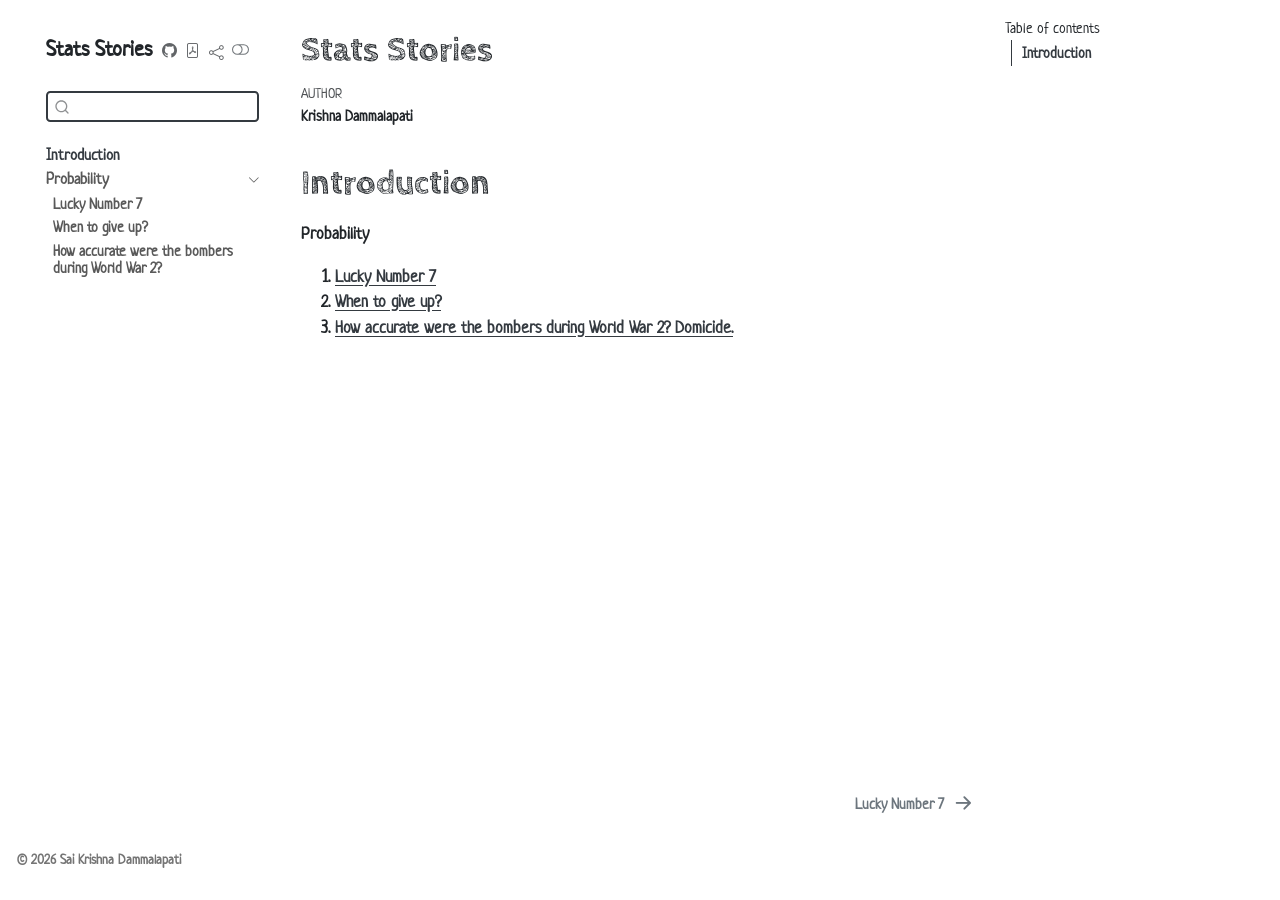
<file: index.html>
<!DOCTYPE html>
<html xmlns="http://www.w3.org/1999/xhtml" lang="en" xml:lang="en"><head>

<meta charset="utf-8">
<meta name="generator" content="quarto-1.8.27">

<meta name="viewport" content="width=device-width, initial-scale=1.0, user-scalable=yes">

<meta name="author" content="Krishna Dammalapati">

<title>Stats Stories</title>
<style>
code{white-space: pre-wrap;}
span.smallcaps{font-variant: small-caps;}
div.columns{display: flex; gap: min(4vw, 1.5em);}
div.column{flex: auto; overflow-x: auto;}
div.hanging-indent{margin-left: 1.5em; text-indent: -1.5em;}
ul.task-list{list-style: none;}
ul.task-list li input[type="checkbox"] {
  width: 0.8em;
  margin: 0 0.8em 0.2em -1em; /* quarto-specific, see https://github.com/quarto-dev/quarto-cli/issues/4556 */ 
  vertical-align: middle;
}
</style>


<script src="site_libs/quarto-nav/quarto-nav.js"></script>
<script src="site_libs/quarto-nav/headroom.min.js"></script>
<script src="site_libs/clipboard/clipboard.min.js"></script>
<script src="site_libs/quarto-search/autocomplete.umd.js"></script>
<script src="site_libs/quarto-search/fuse.min.js"></script>
<script src="site_libs/quarto-search/quarto-search.js"></script>
<meta name="quarto:offset" content="./">
<link href="./Statistics/Lucky_number_7.html" rel="next">
<link href="./images/vectorstock_43755881.png" rel="icon" type="image/png">
<script src="site_libs/quarto-html/quarto.js" type="module"></script>
<script src="site_libs/quarto-html/tabsets/tabsets.js" type="module"></script>
<script src="site_libs/quarto-html/axe/axe-check.js" type="module"></script>
<script src="site_libs/quarto-html/popper.min.js"></script>
<script src="site_libs/quarto-html/tippy.umd.min.js"></script>
<script src="site_libs/quarto-html/anchor.min.js"></script>
<link href="site_libs/quarto-html/tippy.css" rel="stylesheet">
<link href="site_libs/quarto-html/quarto-syntax-highlighting-ed96de9b727972fe78a7b5d16c58bf87.css" rel="stylesheet" class="quarto-color-scheme" id="quarto-text-highlighting-styles">
<link href="site_libs/quarto-html/quarto-syntax-highlighting-dark-4d9afe2b8d18ee9fa5d0d57b5ed4214d.css" rel="stylesheet" class="quarto-color-scheme quarto-color-alternate" id="quarto-text-highlighting-styles">
<link href="site_libs/quarto-html/quarto-syntax-highlighting-ed96de9b727972fe78a7b5d16c58bf87.css" rel="stylesheet" class="quarto-color-scheme-extra" id="quarto-text-highlighting-styles">
<script src="site_libs/bootstrap/bootstrap.min.js"></script>
<link href="site_libs/bootstrap/bootstrap-icons.css" rel="stylesheet">
<link href="site_libs/bootstrap/bootstrap-6aa734350ea62daf54786691ce6fcf0c.min.css" rel="stylesheet" append-hash="true" class="quarto-color-scheme" id="quarto-bootstrap" data-mode="light">
<link href="site_libs/bootstrap/bootstrap-dark-7e34ecb6a0e7991f0346b0751d4a7c3f.min.css" rel="stylesheet" append-hash="true" class="quarto-color-scheme quarto-color-alternate" id="quarto-bootstrap" data-mode="dark">
<link href="site_libs/bootstrap/bootstrap-6aa734350ea62daf54786691ce6fcf0c.min.css" rel="stylesheet" append-hash="true" class="quarto-color-scheme-extra" id="quarto-bootstrap" data-mode="light">
<script id="quarto-search-options" type="application/json">{
  "location": "sidebar",
  "copy-button": false,
  "collapse-after": 3,
  "panel-placement": "start",
  "type": "textbox",
  "limit": 50,
  "keyboard-shortcut": [
    "f",
    "/",
    "s"
  ],
  "show-item-context": false,
  "language": {
    "search-no-results-text": "No results",
    "search-matching-documents-text": "matching documents",
    "search-copy-link-title": "Copy link to search",
    "search-hide-matches-text": "Hide additional matches",
    "search-more-match-text": "more match in this document",
    "search-more-matches-text": "more matches in this document",
    "search-clear-button-title": "Clear",
    "search-text-placeholder": "",
    "search-detached-cancel-button-title": "Cancel",
    "search-submit-button-title": "Submit",
    "search-label": "Search"
  }
}</script>


</head>

<body class="nav-sidebar floating quarto-light"><script id="quarto-html-before-body" type="application/javascript">
    const toggleBodyColorMode = (bsSheetEl) => {
      const mode = bsSheetEl.getAttribute("data-mode");
      const bodyEl = window.document.querySelector("body");
      if (mode === "dark") {
        bodyEl.classList.add("quarto-dark");
        bodyEl.classList.remove("quarto-light");
      } else {
        bodyEl.classList.add("quarto-light");
        bodyEl.classList.remove("quarto-dark");
      }
    }
    const toggleBodyColorPrimary = () => {
      const bsSheetEl = window.document.querySelector("link#quarto-bootstrap:not([rel=disabled-stylesheet])");
      if (bsSheetEl) {
        toggleBodyColorMode(bsSheetEl);
      }
    }
    const setColorSchemeToggle = (alternate) => {
      const toggles = window.document.querySelectorAll('.quarto-color-scheme-toggle');
      for (let i=0; i < toggles.length; i++) {
        const toggle = toggles[i];
        if (toggle) {
          if (alternate) {
            toggle.classList.add("alternate");
          } else {
            toggle.classList.remove("alternate");
          }
        }
      }
    };
    const toggleColorMode = (alternate) => {
      // Switch the stylesheets
      const primaryStylesheets = window.document.querySelectorAll('link.quarto-color-scheme:not(.quarto-color-alternate)');
      const alternateStylesheets = window.document.querySelectorAll('link.quarto-color-scheme.quarto-color-alternate');
      manageTransitions('#quarto-margin-sidebar .nav-link', false);
      if (alternate) {
        // note: dark is layered on light, we don't disable primary!
        enableStylesheet(alternateStylesheets);
        for (const sheetNode of alternateStylesheets) {
          if (sheetNode.id === "quarto-bootstrap") {
            toggleBodyColorMode(sheetNode);
          }
        }
      } else {
        disableStylesheet(alternateStylesheets);
        enableStylesheet(primaryStylesheets)
        toggleBodyColorPrimary();
      }
      manageTransitions('#quarto-margin-sidebar .nav-link', true);
      // Switch the toggles
      setColorSchemeToggle(alternate)
      // Hack to workaround the fact that safari doesn't
      // properly recolor the scrollbar when toggling (#1455)
      if (navigator.userAgent.indexOf('Safari') > 0 && navigator.userAgent.indexOf('Chrome') == -1) {
        manageTransitions("body", false);
        window.scrollTo(0, 1);
        setTimeout(() => {
          window.scrollTo(0, 0);
          manageTransitions("body", true);
        }, 40);
      }
    }
    const disableStylesheet = (stylesheets) => {
      for (let i=0; i < stylesheets.length; i++) {
        const stylesheet = stylesheets[i];
        stylesheet.rel = 'disabled-stylesheet';
      }
    }
    const enableStylesheet = (stylesheets) => {
      for (let i=0; i < stylesheets.length; i++) {
        const stylesheet = stylesheets[i];
        if(stylesheet.rel !== 'stylesheet') { // for Chrome, which will still FOUC without this check
          stylesheet.rel = 'stylesheet';
        }
      }
    }
    const manageTransitions = (selector, allowTransitions) => {
      const els = window.document.querySelectorAll(selector);
      for (let i=0; i < els.length; i++) {
        const el = els[i];
        if (allowTransitions) {
          el.classList.remove('notransition');
        } else {
          el.classList.add('notransition');
        }
      }
    }
    const isFileUrl = () => {
      return window.location.protocol === 'file:';
    }
    const hasAlternateSentinel = () => {
      let styleSentinel = getColorSchemeSentinel();
      if (styleSentinel !== null) {
        return styleSentinel === "alternate";
      } else {
        return false;
      }
    }
    const setStyleSentinel = (alternate) => {
      const value = alternate ? "alternate" : "default";
      if (!isFileUrl()) {
        window.localStorage.setItem("quarto-color-scheme", value);
      } else {
        localAlternateSentinel = value;
      }
    }
    const getColorSchemeSentinel = () => {
      if (!isFileUrl()) {
        const storageValue = window.localStorage.getItem("quarto-color-scheme");
        return storageValue != null ? storageValue : localAlternateSentinel;
      } else {
        return localAlternateSentinel;
      }
    }
    const toggleGiscusIfUsed = (isAlternate, darkModeDefault) => {
      const baseTheme = document.querySelector('#giscus-base-theme')?.value ?? 'light';
      const alternateTheme = document.querySelector('#giscus-alt-theme')?.value ?? 'dark';
      let newTheme = '';
      if(authorPrefersDark) {
        newTheme = isAlternate ? baseTheme : alternateTheme;
      } else {
        newTheme = isAlternate ? alternateTheme : baseTheme;
      }
      const changeGiscusTheme = () => {
        // From: https://github.com/giscus/giscus/issues/336
        const sendMessage = (message) => {
          const iframe = document.querySelector('iframe.giscus-frame');
          if (!iframe) return;
          iframe.contentWindow.postMessage({ giscus: message }, 'https://giscus.app');
        }
        sendMessage({
          setConfig: {
            theme: newTheme
          }
        });
      }
      const isGiscussLoaded = window.document.querySelector('iframe.giscus-frame') !== null;
      if (isGiscussLoaded) {
        changeGiscusTheme();
      }
    };
    const authorPrefersDark = false;
    const darkModeDefault = authorPrefersDark;
      document.querySelector('link#quarto-text-highlighting-styles.quarto-color-scheme-extra').rel = 'disabled-stylesheet';
      document.querySelector('link#quarto-bootstrap.quarto-color-scheme-extra').rel = 'disabled-stylesheet';
    let localAlternateSentinel = darkModeDefault ? 'alternate' : 'default';
    // Dark / light mode switch
    window.quartoToggleColorScheme = () => {
      // Read the current dark / light value
      let toAlternate = !hasAlternateSentinel();
      toggleColorMode(toAlternate);
      setStyleSentinel(toAlternate);
      toggleGiscusIfUsed(toAlternate, darkModeDefault);
      window.dispatchEvent(new Event('resize'));
    };
    // Switch to dark mode if need be
    if (hasAlternateSentinel()) {
      toggleColorMode(true);
    } else {
      toggleColorMode(false);
    }
  </script>

<div id="quarto-search-results"></div>
  <header id="quarto-header" class="headroom fixed-top">
  <nav class="quarto-secondary-nav">
    <div class="container-fluid d-flex">
      <button type="button" class="quarto-btn-toggle btn" data-bs-toggle="collapse" role="button" data-bs-target=".quarto-sidebar-collapse-item" aria-controls="quarto-sidebar" aria-expanded="false" aria-label="Toggle sidebar navigation" onclick="if (window.quartoToggleHeadroom) { window.quartoToggleHeadroom(); }">
        <i class="bi bi-layout-text-sidebar-reverse"></i>
      </button>
        <nav class="quarto-page-breadcrumbs" aria-label="breadcrumb"><ol class="breadcrumb"><li class="breadcrumb-item"><a href="./index.html">Introduction</a></li></ol></nav>
        <a class="flex-grow-1" role="navigation" data-bs-toggle="collapse" data-bs-target=".quarto-sidebar-collapse-item" aria-controls="quarto-sidebar" aria-expanded="false" aria-label="Toggle sidebar navigation" onclick="if (window.quartoToggleHeadroom) { window.quartoToggleHeadroom(); }">      
        </a>
      <button type="button" class="btn quarto-search-button" aria-label="Search" onclick="window.quartoOpenSearch();">
        <i class="bi bi-search"></i>
      </button>
    </div>
  </nav>
</header>
<!-- content -->
<div id="quarto-content" class="quarto-container page-columns page-rows-contents page-layout-article">
<!-- sidebar -->
  <nav id="quarto-sidebar" class="sidebar collapse collapse-horizontal quarto-sidebar-collapse-item sidebar-navigation floating overflow-auto">
    <div class="pt-lg-2 mt-2 text-left sidebar-header">
    <div class="sidebar-title mb-0 py-0">
      <a href="./">Stats Stories</a> 
        <div class="sidebar-tools-main tools-wide">
    <a href="https://github.com/d-saikrishna/DataScience" title="Source Code" class="quarto-navigation-tool px-1" aria-label="Source Code"><i class="bi bi-github"></i></a>
    <a href="./Stats-Stories.pdf" title="Download PDF" class="quarto-navigation-tool px-1" aria-label="Download PDF"><i class="bi bi-file-pdf"></i></a>
    <div class="dropdown">
      <a href="" title="Share" id="quarto-navigation-tool-dropdown-0" class="quarto-navigation-tool dropdown-toggle px-1" data-bs-toggle="dropdown" aria-expanded="false" role="link" aria-label="Share"><i class="bi bi-share"></i></a>
      <ul class="dropdown-menu" aria-labelledby="quarto-navigation-tool-dropdown-0">
          <li>
            <a class="dropdown-item sidebar-tools-main-item" href="https://twitter.com/intent/tweet?url=|url|">
              <i class="bi bi-twitter pe-1"></i>
            Twitter
            </a>
          </li>
          <li>
            <a class="dropdown-item sidebar-tools-main-item" href="https://www.linkedin.com/sharing/share-offsite/?url=|url|">
              <i class="bi bi-linkedin pe-1"></i>
            LinkedIn
            </a>
          </li>
      </ul>
    </div>
  <a href="" class="quarto-color-scheme-toggle quarto-navigation-tool  px-1" onclick="window.quartoToggleColorScheme(); return false;" title="Toggle dark mode"><i class="bi"></i></a>
</div>
    </div>
      </div>
        <div class="mt-2 flex-shrink-0 align-items-center">
        <div class="sidebar-search">
        <div id="quarto-search" class="" title="Search"></div>
        </div>
        </div>
    <div class="sidebar-menu-container"> 
    <ul class="list-unstyled mt-1">
        <li class="sidebar-item">
  <div class="sidebar-item-container"> 
  <a href="./index.html" class="sidebar-item-text sidebar-link active">
 <span class="menu-text">Introduction</span></a>
  </div>
</li>
        <li class="sidebar-item sidebar-item-section">
      <div class="sidebar-item-container"> 
            <a class="sidebar-item-text sidebar-link text-start" data-bs-toggle="collapse" data-bs-target="#quarto-sidebar-section-1" role="navigation" aria-expanded="true">
 <span class="menu-text">Probability</span></a>
          <a class="sidebar-item-toggle text-start" data-bs-toggle="collapse" data-bs-target="#quarto-sidebar-section-1" role="navigation" aria-expanded="true" aria-label="Toggle section">
            <i class="bi bi-chevron-right ms-2"></i>
          </a> 
      </div>
      <ul id="quarto-sidebar-section-1" class="collapse list-unstyled sidebar-section depth1 show">  
          <li class="sidebar-item">
  <div class="sidebar-item-container"> 
  <a href="./Statistics/Lucky_number_7.html" class="sidebar-item-text sidebar-link"><span class="chapter-title">Lucky Number 7</span></a>
  </div>
</li>
          <li class="sidebar-item">
  <div class="sidebar-item-container"> 
  <a href="./Statistics/When_to_give_up.html" class="sidebar-item-text sidebar-link"><span class="chapter-title">When to give up?</span></a>
  </div>
</li>
          <li class="sidebar-item">
  <div class="sidebar-item-container"> 
  <a href="./Statistics/How_accurate_were_WW2_bombers.html" class="sidebar-item-text sidebar-link"><span class="chapter-title">How accurate were the bombers during World War 2?</span></a>
  </div>
</li>
      </ul>
  </li>
    </ul>
    </div>
</nav>
<div id="quarto-sidebar-glass" class="quarto-sidebar-collapse-item" data-bs-toggle="collapse" data-bs-target=".quarto-sidebar-collapse-item"></div>
<!-- margin-sidebar -->
    <div id="quarto-margin-sidebar" class="sidebar margin-sidebar">
        <nav id="TOC" role="doc-toc" class="toc-active">
    <h2 id="toc-title">Table of contents</h2>
   
  <ul>
  <li><a href="#introduction" id="toc-introduction" class="nav-link active" data-scroll-target="#introduction">Introduction</a></li>
  </ul>
</nav>
    </div>
<!-- main -->
<main class="content" id="quarto-document-content">


<header id="title-block-header" class="quarto-title-block default">
<div class="quarto-title">
<h1 class="title">Stats Stories</h1>
</div>



<div class="quarto-title-meta">

    <div>
    <div class="quarto-title-meta-heading">Author</div>
    <div class="quarto-title-meta-contents">
             <p>Krishna Dammalapati </p>
          </div>
  </div>
    
  
    
  </div>
  


</header>


<section id="introduction" class="level1 unnumbered">
<h1 class="unnumbered">Introduction</h1>
<p>Probability</p>
<ol type="1">
<li><a href="./Statistics/Lucky_number_7.html">Lucky Number 7</a></li>
<li><a href="./Statistics/When_to_give_up.html">When to give up?</a></li>
<li><a href="./Statistics/How_accurate_were_WW2_bombers.html">How accurate were the bombers during World War 2? Domicide.</a></li>
</ol>


</section>

</main> <!-- /main -->
<script id="quarto-html-after-body" type="application/javascript">
  window.document.addEventListener("DOMContentLoaded", function (event) {
    // Ensure there is a toggle, if there isn't float one in the top right
    if (window.document.querySelector('.quarto-color-scheme-toggle') === null) {
      const a = window.document.createElement('a');
      a.classList.add('top-right');
      a.classList.add('quarto-color-scheme-toggle');
      a.href = "";
      a.onclick = function() { try { window.quartoToggleColorScheme(); } catch {} return false; };
      const i = window.document.createElement("i");
      i.classList.add('bi');
      a.appendChild(i);
      window.document.body.appendChild(a);
    }
    setColorSchemeToggle(hasAlternateSentinel())
    const icon = "";
    const anchorJS = new window.AnchorJS();
    anchorJS.options = {
      placement: 'right',
      icon: icon
    };
    anchorJS.add('.anchored');
    const isCodeAnnotation = (el) => {
      for (const clz of el.classList) {
        if (clz.startsWith('code-annotation-')) {                     
          return true;
        }
      }
      return false;
    }
    const onCopySuccess = function(e) {
      // button target
      const button = e.trigger;
      // don't keep focus
      button.blur();
      // flash "checked"
      button.classList.add('code-copy-button-checked');
      var currentTitle = button.getAttribute("title");
      button.setAttribute("title", "Copied!");
      let tooltip;
      if (window.bootstrap) {
        button.setAttribute("data-bs-toggle", "tooltip");
        button.setAttribute("data-bs-placement", "left");
        button.setAttribute("data-bs-title", "Copied!");
        tooltip = new bootstrap.Tooltip(button, 
          { trigger: "manual", 
            customClass: "code-copy-button-tooltip",
            offset: [0, -8]});
        tooltip.show();    
      }
      setTimeout(function() {
        if (tooltip) {
          tooltip.hide();
          button.removeAttribute("data-bs-title");
          button.removeAttribute("data-bs-toggle");
          button.removeAttribute("data-bs-placement");
        }
        button.setAttribute("title", currentTitle);
        button.classList.remove('code-copy-button-checked');
      }, 1000);
      // clear code selection
      e.clearSelection();
    }
    const getTextToCopy = function(trigger) {
      const outerScaffold = trigger.parentElement.cloneNode(true);
      const codeEl = outerScaffold.querySelector('code');
      for (const childEl of codeEl.children) {
        if (isCodeAnnotation(childEl)) {
          childEl.remove();
        }
      }
      return codeEl.innerText;
    }
    const clipboard = new window.ClipboardJS('.code-copy-button:not([data-in-quarto-modal])', {
      text: getTextToCopy
    });
    clipboard.on('success', onCopySuccess);
    if (window.document.getElementById('quarto-embedded-source-code-modal')) {
      const clipboardModal = new window.ClipboardJS('.code-copy-button[data-in-quarto-modal]', {
        text: getTextToCopy,
        container: window.document.getElementById('quarto-embedded-source-code-modal')
      });
      clipboardModal.on('success', onCopySuccess);
    }
      var localhostRegex = new RegExp(/^(?:http|https):\/\/localhost\:?[0-9]*\//);
      var mailtoRegex = new RegExp(/^mailto:/);
        var filterRegex = new RegExp("https:\/\/d-saikrishna\.github\.io\/DataScience\/");
      var isInternal = (href) => {
          return filterRegex.test(href) || localhostRegex.test(href) || mailtoRegex.test(href);
      }
      // Inspect non-navigation links and adorn them if external
     var links = window.document.querySelectorAll('a[href]:not(.nav-link):not(.navbar-brand):not(.toc-action):not(.sidebar-link):not(.sidebar-item-toggle):not(.pagination-link):not(.no-external):not([aria-hidden]):not(.dropdown-item):not(.quarto-navigation-tool):not(.about-link)');
      for (var i=0; i<links.length; i++) {
        const link = links[i];
        if (!isInternal(link.href)) {
          // undo the damage that might have been done by quarto-nav.js in the case of
          // links that we want to consider external
          if (link.dataset.originalHref !== undefined) {
            link.href = link.dataset.originalHref;
          }
        }
      }
    function tippyHover(el, contentFn, onTriggerFn, onUntriggerFn) {
      const config = {
        allowHTML: true,
        maxWidth: 500,
        delay: 100,
        arrow: false,
        appendTo: function(el) {
            return el.parentElement;
        },
        interactive: true,
        interactiveBorder: 10,
        theme: 'quarto',
        placement: 'bottom-start',
      };
      if (contentFn) {
        config.content = contentFn;
      }
      if (onTriggerFn) {
        config.onTrigger = onTriggerFn;
      }
      if (onUntriggerFn) {
        config.onUntrigger = onUntriggerFn;
      }
      window.tippy(el, config); 
    }
    const noterefs = window.document.querySelectorAll('a[role="doc-noteref"]');
    for (var i=0; i<noterefs.length; i++) {
      const ref = noterefs[i];
      tippyHover(ref, function() {
        // use id or data attribute instead here
        let href = ref.getAttribute('data-footnote-href') || ref.getAttribute('href');
        try { href = new URL(href).hash; } catch {}
        const id = href.replace(/^#\/?/, "");
        const note = window.document.getElementById(id);
        if (note) {
          return note.innerHTML;
        } else {
          return "";
        }
      });
    }
    const xrefs = window.document.querySelectorAll('a.quarto-xref');
    const processXRef = (id, note) => {
      // Strip column container classes
      const stripColumnClz = (el) => {
        el.classList.remove("page-full", "page-columns");
        if (el.children) {
          for (const child of el.children) {
            stripColumnClz(child);
          }
        }
      }
      stripColumnClz(note)
      if (id === null || id.startsWith('sec-')) {
        // Special case sections, only their first couple elements
        const container = document.createElement("div");
        if (note.children && note.children.length > 2) {
          container.appendChild(note.children[0].cloneNode(true));
          for (let i = 1; i < note.children.length; i++) {
            const child = note.children[i];
            if (child.tagName === "P" && child.innerText === "") {
              continue;
            } else {
              container.appendChild(child.cloneNode(true));
              break;
            }
          }
          if (window.Quarto?.typesetMath) {
            window.Quarto.typesetMath(container);
          }
          return container.innerHTML
        } else {
          if (window.Quarto?.typesetMath) {
            window.Quarto.typesetMath(note);
          }
          return note.innerHTML;
        }
      } else {
        // Remove any anchor links if they are present
        const anchorLink = note.querySelector('a.anchorjs-link');
        if (anchorLink) {
          anchorLink.remove();
        }
        if (window.Quarto?.typesetMath) {
          window.Quarto.typesetMath(note);
        }
        if (note.classList.contains("callout")) {
          return note.outerHTML;
        } else {
          return note.innerHTML;
        }
      }
    }
    for (var i=0; i<xrefs.length; i++) {
      const xref = xrefs[i];
      tippyHover(xref, undefined, function(instance) {
        instance.disable();
        let url = xref.getAttribute('href');
        let hash = undefined; 
        if (url.startsWith('#')) {
          hash = url;
        } else {
          try { hash = new URL(url).hash; } catch {}
        }
        if (hash) {
          const id = hash.replace(/^#\/?/, "");
          const note = window.document.getElementById(id);
          if (note !== null) {
            try {
              const html = processXRef(id, note.cloneNode(true));
              instance.setContent(html);
            } finally {
              instance.enable();
              instance.show();
            }
          } else {
            // See if we can fetch this
            fetch(url.split('#')[0])
            .then(res => res.text())
            .then(html => {
              const parser = new DOMParser();
              const htmlDoc = parser.parseFromString(html, "text/html");
              const note = htmlDoc.getElementById(id);
              if (note !== null) {
                const html = processXRef(id, note);
                instance.setContent(html);
              } 
            }).finally(() => {
              instance.enable();
              instance.show();
            });
          }
        } else {
          // See if we can fetch a full url (with no hash to target)
          // This is a special case and we should probably do some content thinning / targeting
          fetch(url)
          .then(res => res.text())
          .then(html => {
            const parser = new DOMParser();
            const htmlDoc = parser.parseFromString(html, "text/html");
            const note = htmlDoc.querySelector('main.content');
            if (note !== null) {
              // This should only happen for chapter cross references
              // (since there is no id in the URL)
              // remove the first header
              if (note.children.length > 0 && note.children[0].tagName === "HEADER") {
                note.children[0].remove();
              }
              const html = processXRef(null, note);
              instance.setContent(html);
            } 
          }).finally(() => {
            instance.enable();
            instance.show();
          });
        }
      }, function(instance) {
      });
    }
        let selectedAnnoteEl;
        const selectorForAnnotation = ( cell, annotation) => {
          let cellAttr = 'data-code-cell="' + cell + '"';
          let lineAttr = 'data-code-annotation="' +  annotation + '"';
          const selector = 'span[' + cellAttr + '][' + lineAttr + ']';
          return selector;
        }
        const selectCodeLines = (annoteEl) => {
          const doc = window.document;
          const targetCell = annoteEl.getAttribute("data-target-cell");
          const targetAnnotation = annoteEl.getAttribute("data-target-annotation");
          const annoteSpan = window.document.querySelector(selectorForAnnotation(targetCell, targetAnnotation));
          const lines = annoteSpan.getAttribute("data-code-lines").split(",");
          const lineIds = lines.map((line) => {
            return targetCell + "-" + line;
          })
          let top = null;
          let height = null;
          let parent = null;
          if (lineIds.length > 0) {
              //compute the position of the single el (top and bottom and make a div)
              const el = window.document.getElementById(lineIds[0]);
              top = el.offsetTop;
              height = el.offsetHeight;
              parent = el.parentElement.parentElement;
            if (lineIds.length > 1) {
              const lastEl = window.document.getElementById(lineIds[lineIds.length - 1]);
              const bottom = lastEl.offsetTop + lastEl.offsetHeight;
              height = bottom - top;
            }
            if (top !== null && height !== null && parent !== null) {
              // cook up a div (if necessary) and position it 
              let div = window.document.getElementById("code-annotation-line-highlight");
              if (div === null) {
                div = window.document.createElement("div");
                div.setAttribute("id", "code-annotation-line-highlight");
                div.style.position = 'absolute';
                parent.appendChild(div);
              }
              div.style.top = top - 2 + "px";
              div.style.height = height + 4 + "px";
              div.style.left = 0;
              let gutterDiv = window.document.getElementById("code-annotation-line-highlight-gutter");
              if (gutterDiv === null) {
                gutterDiv = window.document.createElement("div");
                gutterDiv.setAttribute("id", "code-annotation-line-highlight-gutter");
                gutterDiv.style.position = 'absolute';
                const codeCell = window.document.getElementById(targetCell);
                const gutter = codeCell.querySelector('.code-annotation-gutter');
                gutter.appendChild(gutterDiv);
              }
              gutterDiv.style.top = top - 2 + "px";
              gutterDiv.style.height = height + 4 + "px";
            }
            selectedAnnoteEl = annoteEl;
          }
        };
        const unselectCodeLines = () => {
          const elementsIds = ["code-annotation-line-highlight", "code-annotation-line-highlight-gutter"];
          elementsIds.forEach((elId) => {
            const div = window.document.getElementById(elId);
            if (div) {
              div.remove();
            }
          });
          selectedAnnoteEl = undefined;
        };
          // Handle positioning of the toggle
      window.addEventListener(
        "resize",
        throttle(() => {
          elRect = undefined;
          if (selectedAnnoteEl) {
            selectCodeLines(selectedAnnoteEl);
          }
        }, 10)
      );
      function throttle(fn, ms) {
      let throttle = false;
      let timer;
        return (...args) => {
          if(!throttle) { // first call gets through
              fn.apply(this, args);
              throttle = true;
          } else { // all the others get throttled
              if(timer) clearTimeout(timer); // cancel #2
              timer = setTimeout(() => {
                fn.apply(this, args);
                timer = throttle = false;
              }, ms);
          }
        };
      }
        // Attach click handler to the DT
        const annoteDls = window.document.querySelectorAll('dt[data-target-cell]');
        for (const annoteDlNode of annoteDls) {
          annoteDlNode.addEventListener('click', (event) => {
            const clickedEl = event.target;
            if (clickedEl !== selectedAnnoteEl) {
              unselectCodeLines();
              const activeEl = window.document.querySelector('dt[data-target-cell].code-annotation-active');
              if (activeEl) {
                activeEl.classList.remove('code-annotation-active');
              }
              selectCodeLines(clickedEl);
              clickedEl.classList.add('code-annotation-active');
            } else {
              // Unselect the line
              unselectCodeLines();
              clickedEl.classList.remove('code-annotation-active');
            }
          });
        }
    const findCites = (el) => {
      const parentEl = el.parentElement;
      if (parentEl) {
        const cites = parentEl.dataset.cites;
        if (cites) {
          return {
            el,
            cites: cites.split(' ')
          };
        } else {
          return findCites(el.parentElement)
        }
      } else {
        return undefined;
      }
    };
    var bibliorefs = window.document.querySelectorAll('a[role="doc-biblioref"]');
    for (var i=0; i<bibliorefs.length; i++) {
      const ref = bibliorefs[i];
      const citeInfo = findCites(ref);
      if (citeInfo) {
        tippyHover(citeInfo.el, function() {
          var popup = window.document.createElement('div');
          citeInfo.cites.forEach(function(cite) {
            var citeDiv = window.document.createElement('div');
            citeDiv.classList.add('hanging-indent');
            citeDiv.classList.add('csl-entry');
            var biblioDiv = window.document.getElementById('ref-' + cite);
            if (biblioDiv) {
              citeDiv.innerHTML = biblioDiv.innerHTML;
            }
            popup.appendChild(citeDiv);
          });
          return popup.innerHTML;
        });
      }
    }
  });
  </script>
<nav class="page-navigation">
  <div class="nav-page nav-page-previous">
  </div>
  <div class="nav-page nav-page-next">
      <a href="./Statistics/Lucky_number_7.html" class="pagination-link" aria-label="Lucky Number 7">
        <span class="nav-page-text"><span class="chapter-title">Lucky Number 7</span></span> <i class="bi bi-arrow-right-short"></i>
      </a>
  </div>
</nav>
</div> <!-- /content -->
<footer class="footer">
  <div class="nav-footer">
    <div class="nav-footer-left">
<p>© 2026 Sai Krishna Dammalapati</p>
</div>   
    <div class="nav-footer-center">
      &nbsp;
    </div>
    <div class="nav-footer-right">
      &nbsp;
    </div>
  </div>
</footer>




</body></html>
</file>
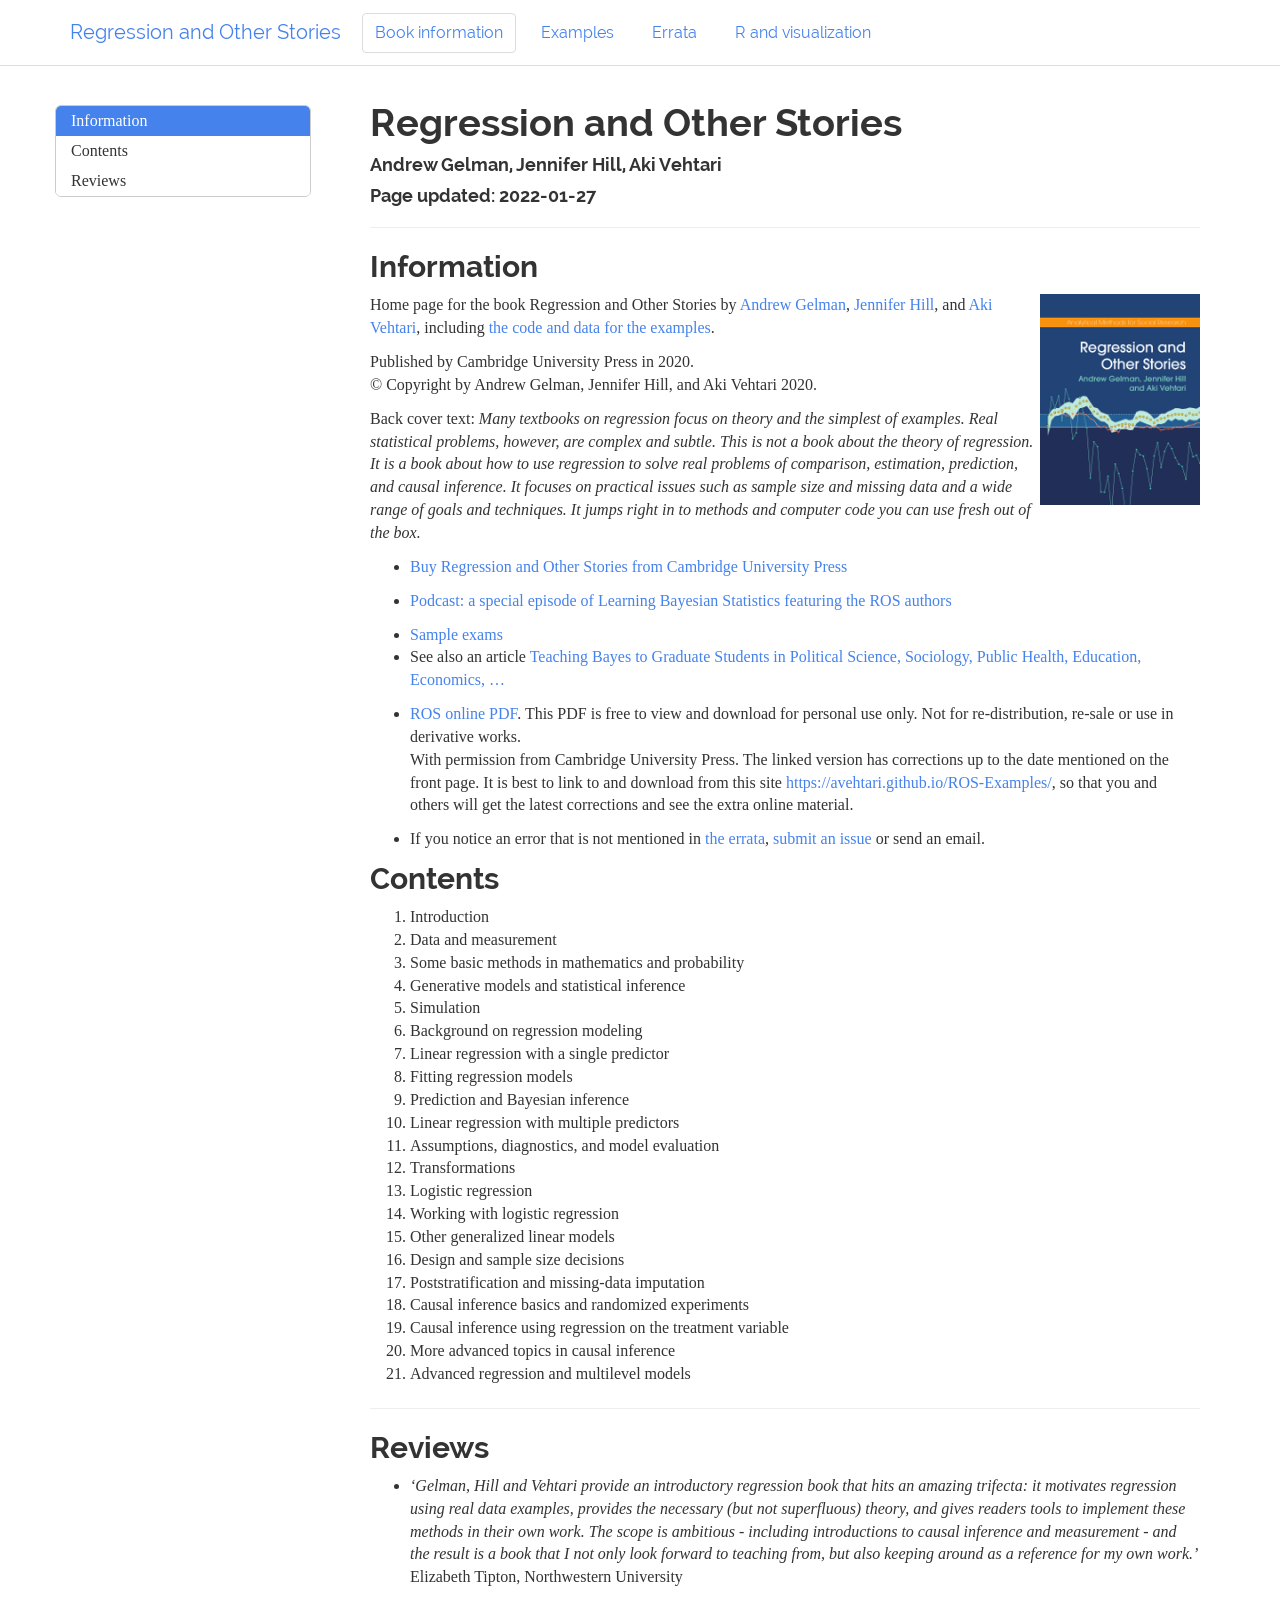
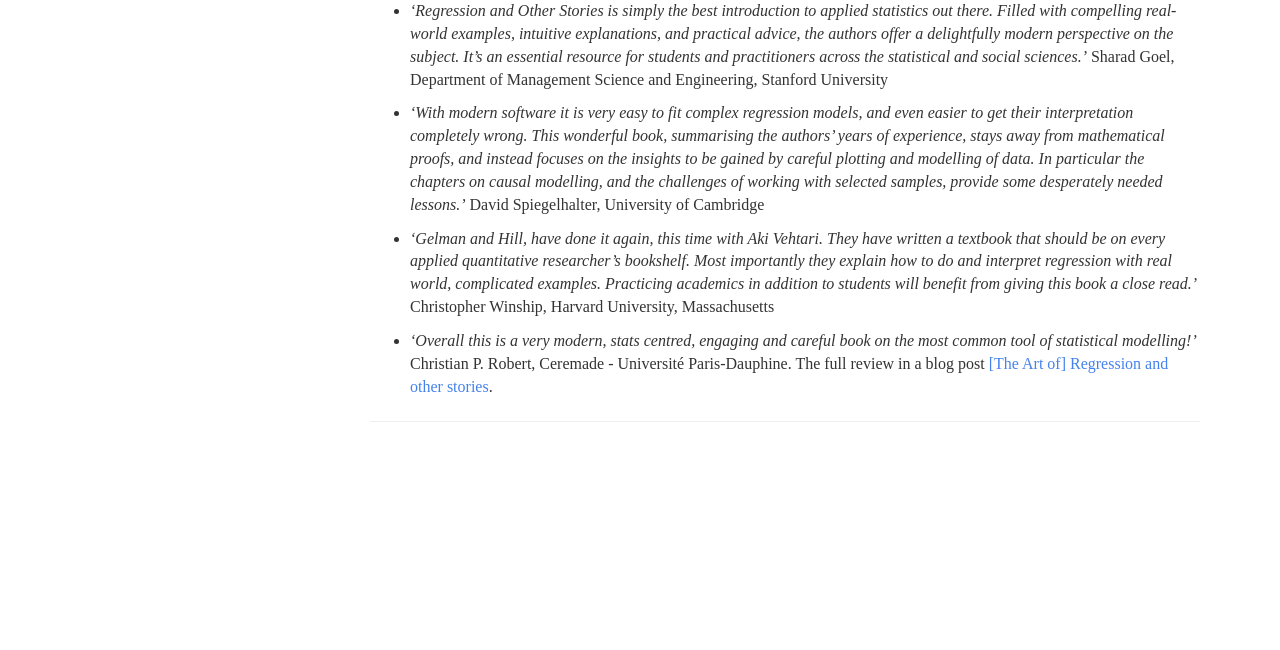
<file: Statistics/Regression/ROS-Examples-master/index.html>
<!DOCTYPE html>

<html>

<head>

<meta charset="utf-8" />
<meta name="generator" content="pandoc" />
<meta http-equiv="X-UA-Compatible" content="IE=EDGE" />


<meta name="author" content="Andrew Gelman, Jennifer Hill, Aki Vehtari" />


<title>Regression and Other Stories</title>

<script src="site_libs/jquery-3.6.0/jquery-3.6.0.min.js"></script>
<meta name="viewport" content="width=device-width, initial-scale=1" />
<link href="site_libs/bootstrap-3.3.5/css/readable.min.css" rel="stylesheet" />
<script src="site_libs/bootstrap-3.3.5/js/bootstrap.min.js"></script>
<script src="site_libs/bootstrap-3.3.5/shim/html5shiv.min.js"></script>
<script src="site_libs/bootstrap-3.3.5/shim/respond.min.js"></script>
<style>h1 {font-size: 34px;}
       h1.title {font-size: 38px;}
       h2 {font-size: 30px;}
       h3 {font-size: 24px;}
       h4 {font-size: 18px;}
       h5 {font-size: 16px;}
       h6 {font-size: 12px;}
       code {color: inherit; background-color: rgba(0, 0, 0, 0.04);}
       pre:not([class]) { background-color: white }</style>
<script src="site_libs/jqueryui-1.11.4/jquery-ui.min.js"></script>
<link href="site_libs/tocify-1.9.1/jquery.tocify.css" rel="stylesheet" />
<script src="site_libs/tocify-1.9.1/jquery.tocify.js"></script>
<script src="site_libs/navigation-1.1/tabsets.js"></script>
<link href="site_libs/highlightjs-9.12.0/default.css" rel="stylesheet" />
<script src="site_libs/highlightjs-9.12.0/highlight.js"></script>

<style type="text/css">
  code{white-space: pre-wrap;}
  span.smallcaps{font-variant: small-caps;}
  span.underline{text-decoration: underline;}
  div.column{display: inline-block; vertical-align: top; width: 50%;}
  div.hanging-indent{margin-left: 1.5em; text-indent: -1.5em;}
  ul.task-list{list-style: none;}
    </style>

<style type="text/css">code{white-space: pre;}</style>
<script type="text/javascript">
if (window.hljs) {
  hljs.configure({languages: []});
  hljs.initHighlightingOnLoad();
  if (document.readyState && document.readyState === "complete") {
    window.setTimeout(function() { hljs.initHighlighting(); }, 0);
  }
}
</script>








<style type = "text/css">
.main-container {
  max-width: 940px;
  margin-left: auto;
  margin-right: auto;
}
img {
  max-width:100%;
}
.tabbed-pane {
  padding-top: 12px;
}
.html-widget {
  margin-bottom: 20px;
}
button.code-folding-btn:focus {
  outline: none;
}
summary {
  display: list-item;
}
pre code {
  padding: 0;
}
</style>


<style type="text/css">
.dropdown-submenu {
  position: relative;
}
.dropdown-submenu>.dropdown-menu {
  top: 0;
  left: 100%;
  margin-top: -6px;
  margin-left: -1px;
  border-radius: 0 6px 6px 6px;
}
.dropdown-submenu:hover>.dropdown-menu {
  display: block;
}
.dropdown-submenu>a:after {
  display: block;
  content: " ";
  float: right;
  width: 0;
  height: 0;
  border-color: transparent;
  border-style: solid;
  border-width: 5px 0 5px 5px;
  border-left-color: #cccccc;
  margin-top: 5px;
  margin-right: -10px;
}
.dropdown-submenu:hover>a:after {
  border-left-color: #adb5bd;
}
.dropdown-submenu.pull-left {
  float: none;
}
.dropdown-submenu.pull-left>.dropdown-menu {
  left: -100%;
  margin-left: 10px;
  border-radius: 6px 0 6px 6px;
}
</style>

<script type="text/javascript">
// manage active state of menu based on current page
$(document).ready(function () {
  // active menu anchor
  href = window.location.pathname
  href = href.substr(href.lastIndexOf('/') + 1)
  if (href === "")
    href = "index.html";
  var menuAnchor = $('a[href="' + href + '"]');

  // mark it active
  menuAnchor.tab('show');

  // if it's got a parent navbar menu mark it active as well
  menuAnchor.closest('li.dropdown').addClass('active');

  // Navbar adjustments
  var navHeight = $(".navbar").first().height() + 15;
  var style = document.createElement('style');
  var pt = "padding-top: " + navHeight + "px; ";
  var mt = "margin-top: -" + navHeight + "px; ";
  var css = "";
  // offset scroll position for anchor links (for fixed navbar)
  for (var i = 1; i <= 6; i++) {
    css += ".section h" + i + "{ " + pt + mt + "}\n";
  }
  style.innerHTML = "body {" + pt + "padding-bottom: 40px; }\n" + css;
  document.head.appendChild(style);
});
</script>

<!-- tabsets -->

<style type="text/css">
.tabset-dropdown > .nav-tabs {
  display: inline-table;
  max-height: 500px;
  min-height: 44px;
  overflow-y: auto;
  border: 1px solid #ddd;
  border-radius: 4px;
}

.tabset-dropdown > .nav-tabs > li.active:before {
  content: "";
  font-family: 'Glyphicons Halflings';
  display: inline-block;
  padding: 10px;
  border-right: 1px solid #ddd;
}

.tabset-dropdown > .nav-tabs.nav-tabs-open > li.active:before {
  content: "&#xe258;";
  border: none;
}

.tabset-dropdown > .nav-tabs.nav-tabs-open:before {
  content: "";
  font-family: 'Glyphicons Halflings';
  display: inline-block;
  padding: 10px;
  border-right: 1px solid #ddd;
}

.tabset-dropdown > .nav-tabs > li.active {
  display: block;
}

.tabset-dropdown > .nav-tabs > li > a,
.tabset-dropdown > .nav-tabs > li > a:focus,
.tabset-dropdown > .nav-tabs > li > a:hover {
  border: none;
  display: inline-block;
  border-radius: 4px;
  background-color: transparent;
}

.tabset-dropdown > .nav-tabs.nav-tabs-open > li {
  display: block;
  float: none;
}

.tabset-dropdown > .nav-tabs > li {
  display: none;
}
</style>

<!-- code folding -->



<style type="text/css">

#TOC {
  margin: 25px 0px 20px 0px;
}
@media (max-width: 768px) {
#TOC {
  position: relative;
  width: 100%;
}
}

@media print {
.toc-content {
  /* see https://github.com/w3c/csswg-drafts/issues/4434 */
  float: right;
}
}

.toc-content {
  padding-left: 30px;
  padding-right: 40px;
}

div.main-container {
  max-width: 1200px;
}

div.tocify {
  width: 20%;
  max-width: 260px;
  max-height: 85%;
}

@media (min-width: 768px) and (max-width: 991px) {
  div.tocify {
    width: 25%;
  }
}

@media (max-width: 767px) {
  div.tocify {
    width: 100%;
    max-width: none;
  }
}

.tocify ul, .tocify li {
  line-height: 20px;
}

.tocify-subheader .tocify-item {
  font-size: 0.90em;
}

.tocify .list-group-item {
  border-radius: 0px;
}


</style>



</head>

<body>


<div class="container-fluid main-container">


<!-- setup 3col/9col grid for toc_float and main content  -->
<div class="row">
<div class="col-xs-12 col-sm-4 col-md-3">
<div id="TOC" class="tocify">
</div>
</div>

<div class="toc-content col-xs-12 col-sm-8 col-md-9">




<div class="navbar navbar-default  navbar-fixed-top" role="navigation">
  <div class="container">
    <div class="navbar-header">
      <button type="button" class="navbar-toggle collapsed" data-toggle="collapse" data-target="#navbar">
        <span class="icon-bar"></span>
        <span class="icon-bar"></span>
        <span class="icon-bar"></span>
      </button>
      <a class="navbar-brand" href="index.html">Regression and Other Stories</a>
    </div>
    <div id="navbar" class="navbar-collapse collapse">
      <ul class="nav navbar-nav">
        <li>
  <a href="index.html">Book information</a>
</li>
<li>
  <a href="examples.html">Examples</a>
</li>
<li>
  <a href="errata.html">Errata</a>
</li>
<li>
  <a href="R_visualization.html">R and visualization</a>
</li>
      </ul>
      <ul class="nav navbar-nav navbar-right">
        
      </ul>
    </div><!--/.nav-collapse -->
  </div><!--/.container -->
</div><!--/.navbar -->

<div id="header">



<h1 class="title toc-ignore">Regression and Other Stories</h1>
<h4 class="author">Andrew Gelman, Jennifer Hill, Aki Vehtari</h4>
<h4 class="date">Page updated: 2022-01-27</h4>

</div>


<hr />
<div id="information" class="section level2">
<h2>Information</h2>
<div style="float:right;position: relative; margin-left:6px; margin-bottom:6px;">
<p><img src="ROS_frontcover.png" width="160" /></p>
</div>
<p>Home page for the book Regression and Other Stories by <a href="http://www.stat.columbia.edu/~gelman/">Andrew Gelman</a>, <a href="https://steinhardt.nyu.edu/people/jennifer-hill">Jennifer Hill</a>, and <a href="https://users.aalto.fi/~ave/">Aki Vehtari</a>, including <a href="examples.html">the code and data for the examples</a>.</p>
<p>Published by Cambridge University Press in 2020.<br> © Copyright by Andrew Gelman, Jennifer Hill, and Aki Vehtari 2020.</p>
<p>Back cover text: <em>Many textbooks on regression focus on theory and the simplest of examples. Real statistical problems, however, are complex and subtle. This is not a book about the theory of regression. It is a book about how to use regression to solve real problems of comparison, estimation, prediction, and causal inference. It focuses on practical issues such as sample size and missing data and a wide range of goals and techniques. It jumps right in to methods and computer code you can use fresh out of the box.</em></p>
<ul>
<li><p><a href="https://doi.org/10.1017/9781139161879">Buy Regression and Other Stories from Cambridge University Press</a></p></li>
<li><p><a href="https://www.learnbayesstats.com/episode/20-regression-and-other-stories-with-andrew-gelman-jennifer-hill-aki-vehtari">Podcast: a special episode of Learning Bayesian Statistics featuring the ROS authors</a></p></li>
<li><a href="https://github.com/avehtari/ROS-Examples/tree/master/Exams/">Sample exams</a></li>
<li><p>See also an article <a href="http://www.stat.columbia.edu/~gelman/research/published/teachingbayes.pdf">Teaching Bayes to Graduate Students in Political Science, Sociology, Public Health, Education, Economics, …</a></p></li>
<li><p><a href="https://users.aalto.fi/~ave/ROS.pdf">ROS online PDF</a>. This PDF is free to view and download for personal use only. Not for re-distribution, re-sale or use in derivative works.<br> With permission from Cambridge University Press. The linked version has corrections up to the date mentioned on the front page. It is best to link to and download from this site <a href="https://avehtari.github.io/ROS-Examples/">https://avehtari.github.io/ROS-Examples/</a>, so that you and others will get the latest corrections and see the extra online material.</p></li>
<li><p>If you notice an error that is not mentioned in <a href="errata.html">the errata</a>, <a href="https://github.com/avehtari/ROS-Examples/issues">submit an issue</a> or send an email.</p></li>
</ul>
</div>
<div id="contents" class="section level2">
<h2>Contents</h2>
<ol style="list-style-type: decimal">
<li>Introduction</li>
<li>Data and measurement</li>
<li>Some basic methods in mathematics and probability</li>
<li>Generative models and statistical inference</li>
<li>Simulation</li>
<li>Background on regression modeling</li>
<li>Linear regression with a single predictor</li>
<li>Fitting regression models</li>
<li>Prediction and Bayesian inference</li>
<li>Linear regression with multiple predictors</li>
<li>Assumptions, diagnostics, and model evaluation</li>
<li>Transformations</li>
<li>Logistic regression</li>
<li>Working with logistic regression</li>
<li>Other generalized linear models</li>
<li>Design and sample size decisions</li>
<li>Poststratification and missing-data imputation</li>
<li>Causal inference basics and randomized experiments</li>
<li>Causal inference using regression on the treatment variable</li>
<li>More advanced topics in causal inference</li>
<li>Advanced regression and multilevel models</li>
</ol>
<hr />
</div>
<div id="reviews" class="section level2">
<h2>Reviews</h2>
<ul>
<li><p><em>‘Gelman, Hill and Vehtari provide an introductory regression book that hits an amazing trifecta: it motivates regression using real data examples, provides the necessary (but not superfluous) theory, and gives readers tools to implement these methods in their own work. The scope is ambitious - including introductions to causal inference and measurement - and the result is a book that I not only look forward to teaching from, but also keeping around as a reference for my own work.’</em> Elizabeth Tipton, Northwestern University</p></li>
<li><p><em>‘Regression and Other Stories is simply the best introduction to applied statistics out there. Filled with compelling real-world examples, intuitive explanations, and practical advice, the authors offer a delightfully modern perspective on the subject. It’s an essential resource for students and practitioners across the statistical and social sciences.’</em> Sharad Goel, Department of Management Science and Engineering, Stanford University</p></li>
<li><p><em>‘With modern software it is very easy to fit complex regression models, and even easier to get their interpretation completely wrong. This wonderful book, summarising the authors’ years of experience, stays away from mathematical proofs, and instead focuses on the insights to be gained by careful plotting and modelling of data. In particular the chapters on causal modelling, and the challenges of working with selected samples, provide some desperately needed lessons.’</em> David Spiegelhalter, University of Cambridge</p></li>
<li><p><em>‘Gelman and Hill, have done it again, this time with Aki Vehtari. They have written a textbook that should be on every applied quantitative researcher’s bookshelf. Most importantly they explain how to do and interpret regression with real world, complicated examples. Practicing academics in addition to students will benefit from giving this book a close read.’</em> Christopher Winship, Harvard University, Massachusetts</p></li>
<li><p><em>‘Overall this is a very modern, stats centred, engaging and careful book on the most common tool of statistical modelling!’</em> Christian P. Robert, Ceremade - Université Paris-Dauphine. The full review in a blog post <a href="https://xianblog.wordpress.com/2020/07/23/the-art-of-regression-and-other-stories/">[The Art of] Regression and other stories</a>.</p></li>
</ul>
<hr />
</div>



</div>
</div>

</div>

<script>

// add bootstrap table styles to pandoc tables
function bootstrapStylePandocTables() {
  $('tr.odd').parent('tbody').parent('table').addClass('table table-condensed');
}
$(document).ready(function () {
  bootstrapStylePandocTables();
});


</script>

<!-- tabsets -->

<script>
$(document).ready(function () {
  window.buildTabsets("TOC");
});

$(document).ready(function () {
  $('.tabset-dropdown > .nav-tabs > li').click(function () {
    $(this).parent().toggleClass('nav-tabs-open');
  });
});
</script>

<!-- code folding -->

<script>
$(document).ready(function ()  {

    // temporarily add toc-ignore selector to headers for the consistency with Pandoc
    $('.unlisted.unnumbered').addClass('toc-ignore')

    // move toc-ignore selectors from section div to header
    $('div.section.toc-ignore')
        .removeClass('toc-ignore')
        .children('h1,h2,h3,h4,h5').addClass('toc-ignore');

    // establish options
    var options = {
      selectors: "h1,h2",
      theme: "bootstrap3",
      context: '.toc-content',
      hashGenerator: function (text) {
        return text.replace(/[.\\/?&!#<>]/g, '').replace(/\s/g, '_');
      },
      ignoreSelector: ".toc-ignore",
      scrollTo: 0
    };
    options.showAndHide = true;
    options.smoothScroll = true;

    // tocify
    var toc = $("#TOC").tocify(options).data("toc-tocify");
});
</script>

<!-- dynamically load mathjax for compatibility with self-contained -->
<script>
  (function () {
    var script = document.createElement("script");
    script.type = "text/javascript";
    script.src  = "https://mathjax.rstudio.com/latest/MathJax.js?config=TeX-AMS-MML_HTMLorMML";
    document.getElementsByTagName("head")[0].appendChild(script);
  })();
</script>

</body>
</html>
</file>
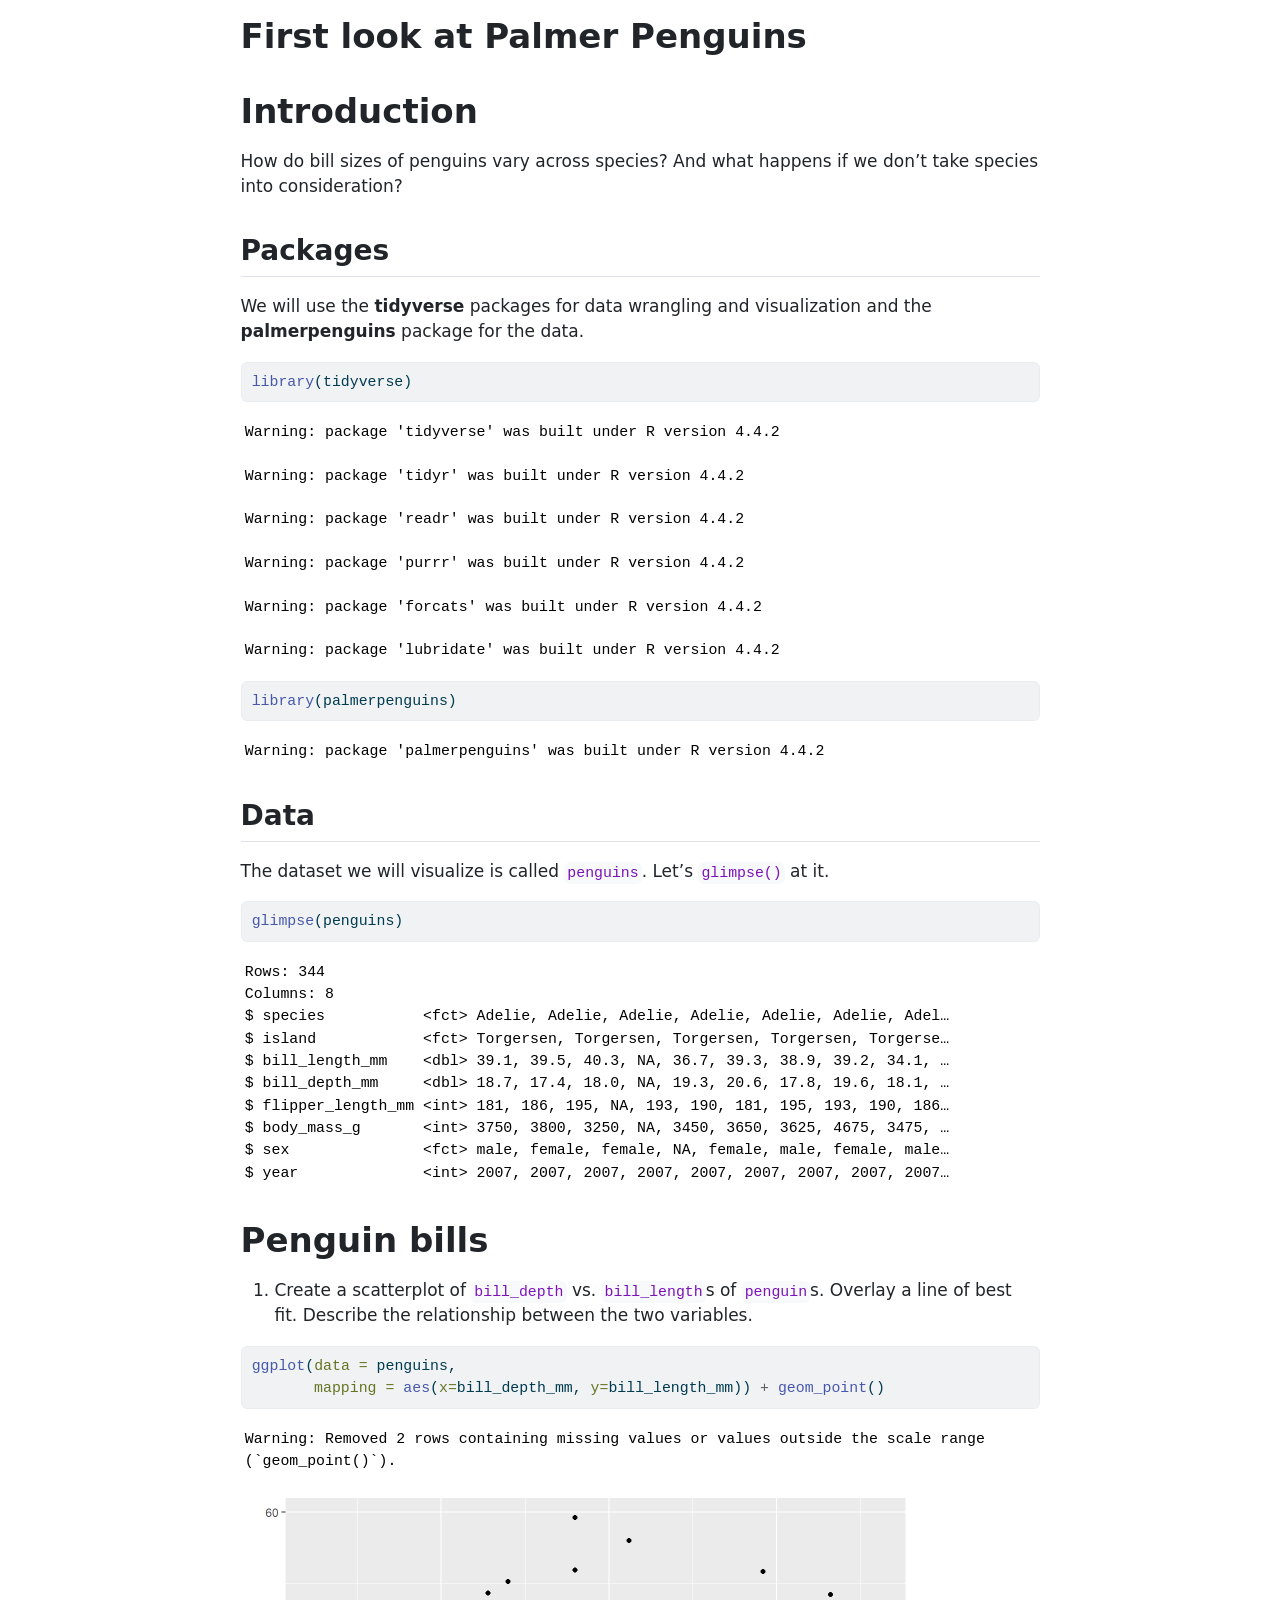
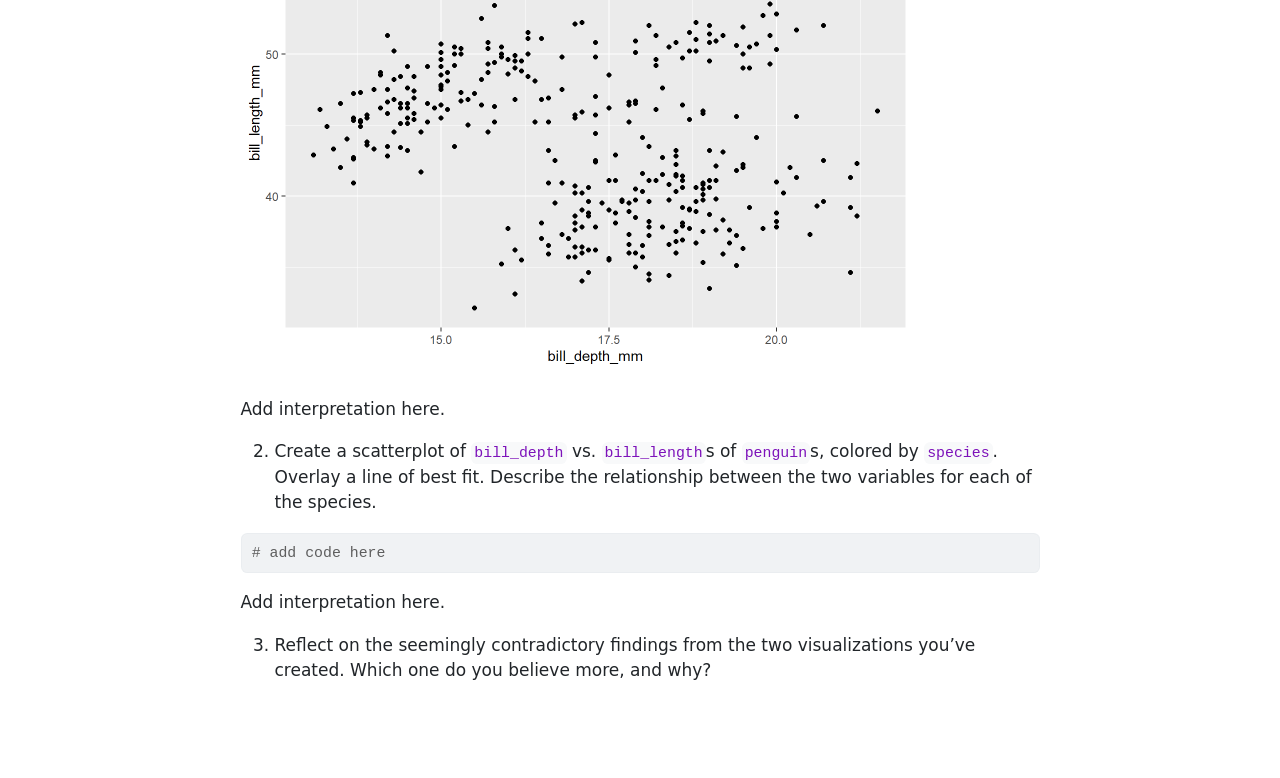
<file: R/2-1-first-look-palmer-penguins.html>
<!DOCTYPE html>
<html xmlns="http://www.w3.org/1999/xhtml" lang="en" xml:lang="en"><head>

<meta charset="utf-8">
<meta name="generator" content="quarto-1.5.57">

<meta name="viewport" content="width=device-width, initial-scale=1.0, user-scalable=yes">


<title>First look at Palmer Penguins</title>
<style>
code{white-space: pre-wrap;}
span.smallcaps{font-variant: small-caps;}
div.columns{display: flex; gap: min(4vw, 1.5em);}
div.column{flex: auto; overflow-x: auto;}
div.hanging-indent{margin-left: 1.5em; text-indent: -1.5em;}
ul.task-list{list-style: none;}
ul.task-list li input[type="checkbox"] {
  width: 0.8em;
  margin: 0 0.8em 0.2em -1em; /* quarto-specific, see https://github.com/quarto-dev/quarto-cli/issues/4556 */ 
  vertical-align: middle;
}
/* CSS for syntax highlighting */
pre > code.sourceCode { white-space: pre; position: relative; }
pre > code.sourceCode > span { line-height: 1.25; }
pre > code.sourceCode > span:empty { height: 1.2em; }
.sourceCode { overflow: visible; }
code.sourceCode > span { color: inherit; text-decoration: inherit; }
div.sourceCode { margin: 1em 0; }
pre.sourceCode { margin: 0; }
@media screen {
div.sourceCode { overflow: auto; }
}
@media print {
pre > code.sourceCode { white-space: pre-wrap; }
pre > code.sourceCode > span { display: inline-block; text-indent: -5em; padding-left: 5em; }
}
pre.numberSource code
  { counter-reset: source-line 0; }
pre.numberSource code > span
  { position: relative; left: -4em; counter-increment: source-line; }
pre.numberSource code > span > a:first-child::before
  { content: counter(source-line);
    position: relative; left: -1em; text-align: right; vertical-align: baseline;
    border: none; display: inline-block;
    -webkit-touch-callout: none; -webkit-user-select: none;
    -khtml-user-select: none; -moz-user-select: none;
    -ms-user-select: none; user-select: none;
    padding: 0 4px; width: 4em;
  }
pre.numberSource { margin-left: 3em;  padding-left: 4px; }
div.sourceCode
  {   }
@media screen {
pre > code.sourceCode > span > a:first-child::before { text-decoration: underline; }
}
</style>


<script src="2-1-first-look-palmer-penguins_files/libs/clipboard/clipboard.min.js"></script>
<script src="2-1-first-look-palmer-penguins_files/libs/quarto-html/quarto.js"></script>
<script src="2-1-first-look-palmer-penguins_files/libs/quarto-html/popper.min.js"></script>
<script src="2-1-first-look-palmer-penguins_files/libs/quarto-html/tippy.umd.min.js"></script>
<script src="2-1-first-look-palmer-penguins_files/libs/quarto-html/anchor.min.js"></script>
<link href="2-1-first-look-palmer-penguins_files/libs/quarto-html/tippy.css" rel="stylesheet">
<link href="2-1-first-look-palmer-penguins_files/libs/quarto-html/quarto-syntax-highlighting.css" rel="stylesheet" id="quarto-text-highlighting-styles">
<script src="2-1-first-look-palmer-penguins_files/libs/bootstrap/bootstrap.min.js"></script>
<link href="2-1-first-look-palmer-penguins_files/libs/bootstrap/bootstrap-icons.css" rel="stylesheet">
<link href="2-1-first-look-palmer-penguins_files/libs/bootstrap/bootstrap.min.css" rel="stylesheet" id="quarto-bootstrap" data-mode="light">


</head>

<body class="fullcontent">

<div id="quarto-content" class="page-columns page-rows-contents page-layout-article">

<main class="content" id="quarto-document-content">

<header id="title-block-header" class="quarto-title-block default">
<div class="quarto-title">
<h1 class="title">First look at Palmer Penguins</h1>
</div>



<div class="quarto-title-meta">

    
  
    
  </div>
  


</header>


<section id="introduction" class="level1">
<h1>Introduction</h1>
<p>How do bill sizes of penguins vary across species? And what happens if we don’t take species into consideration?</p>
<section id="packages" class="level2">
<h2 class="anchored" data-anchor-id="packages">Packages</h2>
<p>We will use the <strong>tidyverse</strong> packages for data wrangling and visualization and the <strong>palmerpenguins</strong> package for the data.</p>
<div class="cell">
<div class="sourceCode cell-code" id="cb1"><pre class="sourceCode r code-with-copy"><code class="sourceCode r"><span id="cb1-1"><a href="#cb1-1" aria-hidden="true" tabindex="-1"></a><span class="fu">library</span>(tidyverse)</span></code><button title="Copy to Clipboard" class="code-copy-button"><i class="bi"></i></button></pre></div>
<div class="cell-output cell-output-stderr">
<pre><code>Warning: package 'tidyverse' was built under R version 4.4.2</code></pre>
</div>
<div class="cell-output cell-output-stderr">
<pre><code>Warning: package 'tidyr' was built under R version 4.4.2</code></pre>
</div>
<div class="cell-output cell-output-stderr">
<pre><code>Warning: package 'readr' was built under R version 4.4.2</code></pre>
</div>
<div class="cell-output cell-output-stderr">
<pre><code>Warning: package 'purrr' was built under R version 4.4.2</code></pre>
</div>
<div class="cell-output cell-output-stderr">
<pre><code>Warning: package 'forcats' was built under R version 4.4.2</code></pre>
</div>
<div class="cell-output cell-output-stderr">
<pre><code>Warning: package 'lubridate' was built under R version 4.4.2</code></pre>
</div>
<div class="sourceCode cell-code" id="cb8"><pre class="sourceCode r code-with-copy"><code class="sourceCode r"><span id="cb8-1"><a href="#cb8-1" aria-hidden="true" tabindex="-1"></a><span class="fu">library</span>(palmerpenguins)</span></code><button title="Copy to Clipboard" class="code-copy-button"><i class="bi"></i></button></pre></div>
<div class="cell-output cell-output-stderr">
<pre><code>Warning: package 'palmerpenguins' was built under R version 4.4.2</code></pre>
</div>
</div>
</section>
<section id="data" class="level2">
<h2 class="anchored" data-anchor-id="data">Data</h2>
<p>The dataset we will visualize is called <code>penguins</code>. Let’s <code>glimpse()</code> at it.</p>
<div class="cell">
<div class="sourceCode cell-code" id="cb10"><pre class="sourceCode r code-with-copy"><code class="sourceCode r"><span id="cb10-1"><a href="#cb10-1" aria-hidden="true" tabindex="-1"></a><span class="fu">glimpse</span>(penguins)</span></code><button title="Copy to Clipboard" class="code-copy-button"><i class="bi"></i></button></pre></div>
<div class="cell-output cell-output-stdout">
<pre><code>Rows: 344
Columns: 8
$ species           &lt;fct&gt; Adelie, Adelie, Adelie, Adelie, Adelie, Adelie, Adel…
$ island            &lt;fct&gt; Torgersen, Torgersen, Torgersen, Torgersen, Torgerse…
$ bill_length_mm    &lt;dbl&gt; 39.1, 39.5, 40.3, NA, 36.7, 39.3, 38.9, 39.2, 34.1, …
$ bill_depth_mm     &lt;dbl&gt; 18.7, 17.4, 18.0, NA, 19.3, 20.6, 17.8, 19.6, 18.1, …
$ flipper_length_mm &lt;int&gt; 181, 186, 195, NA, 193, 190, 181, 195, 193, 190, 186…
$ body_mass_g       &lt;int&gt; 3750, 3800, 3250, NA, 3450, 3650, 3625, 4675, 3475, …
$ sex               &lt;fct&gt; male, female, female, NA, female, male, female, male…
$ year              &lt;int&gt; 2007, 2007, 2007, 2007, 2007, 2007, 2007, 2007, 2007…</code></pre>
</div>
</div>
</section>
</section>
<section id="penguin-bills" class="level1">
<h1>Penguin bills</h1>
<ol type="1">
<li>Create a scatterplot of <code>bill_depth</code> vs.&nbsp;<code>bill_length</code>s of <code>penguin</code>s. Overlay a line of best fit. Describe the relationship between the two variables.</li>
</ol>
<div class="cell">
<div class="sourceCode cell-code" id="cb12"><pre class="sourceCode r code-with-copy"><code class="sourceCode r"><span id="cb12-1"><a href="#cb12-1" aria-hidden="true" tabindex="-1"></a><span class="fu">ggplot</span>(<span class="at">data =</span> penguins,</span>
<span id="cb12-2"><a href="#cb12-2" aria-hidden="true" tabindex="-1"></a>       <span class="at">mapping =</span> <span class="fu">aes</span>(<span class="at">x=</span>bill_depth_mm, <span class="at">y=</span>bill_length_mm)) <span class="sc">+</span> <span class="fu">geom_point</span>()</span></code><button title="Copy to Clipboard" class="code-copy-button"><i class="bi"></i></button></pre></div>
<div class="cell-output cell-output-stderr">
<pre><code>Warning: Removed 2 rows containing missing values or values outside the scale range
(`geom_point()`).</code></pre>
</div>
<div class="cell-output-display">
<div>
<figure class="figure">
<p><img src="2-1-first-look-palmer-penguins_files/figure-html/bill-depth-width-1.png" class="img-fluid figure-img" width="672"></p>
</figure>
</div>
</div>
</div>
<p>Add interpretation here.</p>
<ol start="2" type="1">
<li>Create a scatterplot of <code>bill_depth</code> vs.&nbsp;<code>bill_length</code>s of <code>penguin</code>s, colored by <code>species</code>. Overlay a line of best fit. Describe the relationship between the two variables for each of the species.</li>
</ol>
<div class="cell">
<div class="sourceCode cell-code" id="cb14"><pre class="sourceCode r code-with-copy"><code class="sourceCode r"><span id="cb14-1"><a href="#cb14-1" aria-hidden="true" tabindex="-1"></a><span class="co"># add code here</span></span></code><button title="Copy to Clipboard" class="code-copy-button"><i class="bi"></i></button></pre></div>
</div>
<p>Add interpretation here.</p>
<ol start="3" type="1">
<li>Reflect on the seemingly contradictory findings from the two visualizations you’ve created. Which one do you believe more, and why?</li>
</ol>
</section>

</main>
<!-- /main column -->
<script id="quarto-html-after-body" type="application/javascript">
window.document.addEventListener("DOMContentLoaded", function (event) {
  const toggleBodyColorMode = (bsSheetEl) => {
    const mode = bsSheetEl.getAttribute("data-mode");
    const bodyEl = window.document.querySelector("body");
    if (mode === "dark") {
      bodyEl.classList.add("quarto-dark");
      bodyEl.classList.remove("quarto-light");
    } else {
      bodyEl.classList.add("quarto-light");
      bodyEl.classList.remove("quarto-dark");
    }
  }
  const toggleBodyColorPrimary = () => {
    const bsSheetEl = window.document.querySelector("link#quarto-bootstrap");
    if (bsSheetEl) {
      toggleBodyColorMode(bsSheetEl);
    }
  }
  toggleBodyColorPrimary();  
  const icon = "";
  const anchorJS = new window.AnchorJS();
  anchorJS.options = {
    placement: 'right',
    icon: icon
  };
  anchorJS.add('.anchored');
  const isCodeAnnotation = (el) => {
    for (const clz of el.classList) {
      if (clz.startsWith('code-annotation-')) {                     
        return true;
      }
    }
    return false;
  }
  const onCopySuccess = function(e) {
    // button target
    const button = e.trigger;
    // don't keep focus
    button.blur();
    // flash "checked"
    button.classList.add('code-copy-button-checked');
    var currentTitle = button.getAttribute("title");
    button.setAttribute("title", "Copied!");
    let tooltip;
    if (window.bootstrap) {
      button.setAttribute("data-bs-toggle", "tooltip");
      button.setAttribute("data-bs-placement", "left");
      button.setAttribute("data-bs-title", "Copied!");
      tooltip = new bootstrap.Tooltip(button, 
        { trigger: "manual", 
          customClass: "code-copy-button-tooltip",
          offset: [0, -8]});
      tooltip.show();    
    }
    setTimeout(function() {
      if (tooltip) {
        tooltip.hide();
        button.removeAttribute("data-bs-title");
        button.removeAttribute("data-bs-toggle");
        button.removeAttribute("data-bs-placement");
      }
      button.setAttribute("title", currentTitle);
      button.classList.remove('code-copy-button-checked');
    }, 1000);
    // clear code selection
    e.clearSelection();
  }
  const getTextToCopy = function(trigger) {
      const codeEl = trigger.previousElementSibling.cloneNode(true);
      for (const childEl of codeEl.children) {
        if (isCodeAnnotation(childEl)) {
          childEl.remove();
        }
      }
      return codeEl.innerText;
  }
  const clipboard = new window.ClipboardJS('.code-copy-button:not([data-in-quarto-modal])', {
    text: getTextToCopy
  });
  clipboard.on('success', onCopySuccess);
  if (window.document.getElementById('quarto-embedded-source-code-modal')) {
    // For code content inside modals, clipBoardJS needs to be initialized with a container option
    // TODO: Check when it could be a function (https://github.com/zenorocha/clipboard.js/issues/860)
    const clipboardModal = new window.ClipboardJS('.code-copy-button[data-in-quarto-modal]', {
      text: getTextToCopy,
      container: window.document.getElementById('quarto-embedded-source-code-modal')
    });
    clipboardModal.on('success', onCopySuccess);
  }
    var localhostRegex = new RegExp(/^(?:http|https):\/\/localhost\:?[0-9]*\//);
    var mailtoRegex = new RegExp(/^mailto:/);
      var filterRegex = new RegExp('/' + window.location.host + '/');
    var isInternal = (href) => {
        return filterRegex.test(href) || localhostRegex.test(href) || mailtoRegex.test(href);
    }
    // Inspect non-navigation links and adorn them if external
 	var links = window.document.querySelectorAll('a[href]:not(.nav-link):not(.navbar-brand):not(.toc-action):not(.sidebar-link):not(.sidebar-item-toggle):not(.pagination-link):not(.no-external):not([aria-hidden]):not(.dropdown-item):not(.quarto-navigation-tool):not(.about-link)');
    for (var i=0; i<links.length; i++) {
      const link = links[i];
      if (!isInternal(link.href)) {
        // undo the damage that might have been done by quarto-nav.js in the case of
        // links that we want to consider external
        if (link.dataset.originalHref !== undefined) {
          link.href = link.dataset.originalHref;
        }
      }
    }
  function tippyHover(el, contentFn, onTriggerFn, onUntriggerFn) {
    const config = {
      allowHTML: true,
      maxWidth: 500,
      delay: 100,
      arrow: false,
      appendTo: function(el) {
          return el.parentElement;
      },
      interactive: true,
      interactiveBorder: 10,
      theme: 'quarto',
      placement: 'bottom-start',
    };
    if (contentFn) {
      config.content = contentFn;
    }
    if (onTriggerFn) {
      config.onTrigger = onTriggerFn;
    }
    if (onUntriggerFn) {
      config.onUntrigger = onUntriggerFn;
    }
    window.tippy(el, config); 
  }
  const noterefs = window.document.querySelectorAll('a[role="doc-noteref"]');
  for (var i=0; i<noterefs.length; i++) {
    const ref = noterefs[i];
    tippyHover(ref, function() {
      // use id or data attribute instead here
      let href = ref.getAttribute('data-footnote-href') || ref.getAttribute('href');
      try { href = new URL(href).hash; } catch {}
      const id = href.replace(/^#\/?/, "");
      const note = window.document.getElementById(id);
      if (note) {
        return note.innerHTML;
      } else {
        return "";
      }
    });
  }
  const xrefs = window.document.querySelectorAll('a.quarto-xref');
  const processXRef = (id, note) => {
    // Strip column container classes
    const stripColumnClz = (el) => {
      el.classList.remove("page-full", "page-columns");
      if (el.children) {
        for (const child of el.children) {
          stripColumnClz(child);
        }
      }
    }
    stripColumnClz(note)
    if (id === null || id.startsWith('sec-')) {
      // Special case sections, only their first couple elements
      const container = document.createElement("div");
      if (note.children && note.children.length > 2) {
        container.appendChild(note.children[0].cloneNode(true));
        for (let i = 1; i < note.children.length; i++) {
          const child = note.children[i];
          if (child.tagName === "P" && child.innerText === "") {
            continue;
          } else {
            container.appendChild(child.cloneNode(true));
            break;
          }
        }
        if (window.Quarto?.typesetMath) {
          window.Quarto.typesetMath(container);
        }
        return container.innerHTML
      } else {
        if (window.Quarto?.typesetMath) {
          window.Quarto.typesetMath(note);
        }
        return note.innerHTML;
      }
    } else {
      // Remove any anchor links if they are present
      const anchorLink = note.querySelector('a.anchorjs-link');
      if (anchorLink) {
        anchorLink.remove();
      }
      if (window.Quarto?.typesetMath) {
        window.Quarto.typesetMath(note);
      }
      // TODO in 1.5, we should make sure this works without a callout special case
      if (note.classList.contains("callout")) {
        return note.outerHTML;
      } else {
        return note.innerHTML;
      }
    }
  }
  for (var i=0; i<xrefs.length; i++) {
    const xref = xrefs[i];
    tippyHover(xref, undefined, function(instance) {
      instance.disable();
      let url = xref.getAttribute('href');
      let hash = undefined; 
      if (url.startsWith('#')) {
        hash = url;
      } else {
        try { hash = new URL(url).hash; } catch {}
      }
      if (hash) {
        const id = hash.replace(/^#\/?/, "");
        const note = window.document.getElementById(id);
        if (note !== null) {
          try {
            const html = processXRef(id, note.cloneNode(true));
            instance.setContent(html);
          } finally {
            instance.enable();
            instance.show();
          }
        } else {
          // See if we can fetch this
          fetch(url.split('#')[0])
          .then(res => res.text())
          .then(html => {
            const parser = new DOMParser();
            const htmlDoc = parser.parseFromString(html, "text/html");
            const note = htmlDoc.getElementById(id);
            if (note !== null) {
              const html = processXRef(id, note);
              instance.setContent(html);
            } 
          }).finally(() => {
            instance.enable();
            instance.show();
          });
        }
      } else {
        // See if we can fetch a full url (with no hash to target)
        // This is a special case and we should probably do some content thinning / targeting
        fetch(url)
        .then(res => res.text())
        .then(html => {
          const parser = new DOMParser();
          const htmlDoc = parser.parseFromString(html, "text/html");
          const note = htmlDoc.querySelector('main.content');
          if (note !== null) {
            // This should only happen for chapter cross references
            // (since there is no id in the URL)
            // remove the first header
            if (note.children.length > 0 && note.children[0].tagName === "HEADER") {
              note.children[0].remove();
            }
            const html = processXRef(null, note);
            instance.setContent(html);
          } 
        }).finally(() => {
          instance.enable();
          instance.show();
        });
      }
    }, function(instance) {
    });
  }
      let selectedAnnoteEl;
      const selectorForAnnotation = ( cell, annotation) => {
        let cellAttr = 'data-code-cell="' + cell + '"';
        let lineAttr = 'data-code-annotation="' +  annotation + '"';
        const selector = 'span[' + cellAttr + '][' + lineAttr + ']';
        return selector;
      }
      const selectCodeLines = (annoteEl) => {
        const doc = window.document;
        const targetCell = annoteEl.getAttribute("data-target-cell");
        const targetAnnotation = annoteEl.getAttribute("data-target-annotation");
        const annoteSpan = window.document.querySelector(selectorForAnnotation(targetCell, targetAnnotation));
        const lines = annoteSpan.getAttribute("data-code-lines").split(",");
        const lineIds = lines.map((line) => {
          return targetCell + "-" + line;
        })
        let top = null;
        let height = null;
        let parent = null;
        if (lineIds.length > 0) {
            //compute the position of the single el (top and bottom and make a div)
            const el = window.document.getElementById(lineIds[0]);
            top = el.offsetTop;
            height = el.offsetHeight;
            parent = el.parentElement.parentElement;
          if (lineIds.length > 1) {
            const lastEl = window.document.getElementById(lineIds[lineIds.length - 1]);
            const bottom = lastEl.offsetTop + lastEl.offsetHeight;
            height = bottom - top;
          }
          if (top !== null && height !== null && parent !== null) {
            // cook up a div (if necessary) and position it 
            let div = window.document.getElementById("code-annotation-line-highlight");
            if (div === null) {
              div = window.document.createElement("div");
              div.setAttribute("id", "code-annotation-line-highlight");
              div.style.position = 'absolute';
              parent.appendChild(div);
            }
            div.style.top = top - 2 + "px";
            div.style.height = height + 4 + "px";
            div.style.left = 0;
            let gutterDiv = window.document.getElementById("code-annotation-line-highlight-gutter");
            if (gutterDiv === null) {
              gutterDiv = window.document.createElement("div");
              gutterDiv.setAttribute("id", "code-annotation-line-highlight-gutter");
              gutterDiv.style.position = 'absolute';
              const codeCell = window.document.getElementById(targetCell);
              const gutter = codeCell.querySelector('.code-annotation-gutter');
              gutter.appendChild(gutterDiv);
            }
            gutterDiv.style.top = top - 2 + "px";
            gutterDiv.style.height = height + 4 + "px";
          }
          selectedAnnoteEl = annoteEl;
        }
      };
      const unselectCodeLines = () => {
        const elementsIds = ["code-annotation-line-highlight", "code-annotation-line-highlight-gutter"];
        elementsIds.forEach((elId) => {
          const div = window.document.getElementById(elId);
          if (div) {
            div.remove();
          }
        });
        selectedAnnoteEl = undefined;
      };
        // Handle positioning of the toggle
    window.addEventListener(
      "resize",
      throttle(() => {
        elRect = undefined;
        if (selectedAnnoteEl) {
          selectCodeLines(selectedAnnoteEl);
        }
      }, 10)
    );
    function throttle(fn, ms) {
    let throttle = false;
    let timer;
      return (...args) => {
        if(!throttle) { // first call gets through
            fn.apply(this, args);
            throttle = true;
        } else { // all the others get throttled
            if(timer) clearTimeout(timer); // cancel #2
            timer = setTimeout(() => {
              fn.apply(this, args);
              timer = throttle = false;
            }, ms);
        }
      };
    }
      // Attach click handler to the DT
      const annoteDls = window.document.querySelectorAll('dt[data-target-cell]');
      for (const annoteDlNode of annoteDls) {
        annoteDlNode.addEventListener('click', (event) => {
          const clickedEl = event.target;
          if (clickedEl !== selectedAnnoteEl) {
            unselectCodeLines();
            const activeEl = window.document.querySelector('dt[data-target-cell].code-annotation-active');
            if (activeEl) {
              activeEl.classList.remove('code-annotation-active');
            }
            selectCodeLines(clickedEl);
            clickedEl.classList.add('code-annotation-active');
          } else {
            // Unselect the line
            unselectCodeLines();
            clickedEl.classList.remove('code-annotation-active');
          }
        });
      }
  const findCites = (el) => {
    const parentEl = el.parentElement;
    if (parentEl) {
      const cites = parentEl.dataset.cites;
      if (cites) {
        return {
          el,
          cites: cites.split(' ')
        };
      } else {
        return findCites(el.parentElement)
      }
    } else {
      return undefined;
    }
  };
  var bibliorefs = window.document.querySelectorAll('a[role="doc-biblioref"]');
  for (var i=0; i<bibliorefs.length; i++) {
    const ref = bibliorefs[i];
    const citeInfo = findCites(ref);
    if (citeInfo) {
      tippyHover(citeInfo.el, function() {
        var popup = window.document.createElement('div');
        citeInfo.cites.forEach(function(cite) {
          var citeDiv = window.document.createElement('div');
          citeDiv.classList.add('hanging-indent');
          citeDiv.classList.add('csl-entry');
          var biblioDiv = window.document.getElementById('ref-' + cite);
          if (biblioDiv) {
            citeDiv.innerHTML = biblioDiv.innerHTML;
          }
          popup.appendChild(citeDiv);
        });
        return popup.innerHTML;
      });
    }
  }
});
</script>
</div> <!-- /content -->




</body></html>
</file>
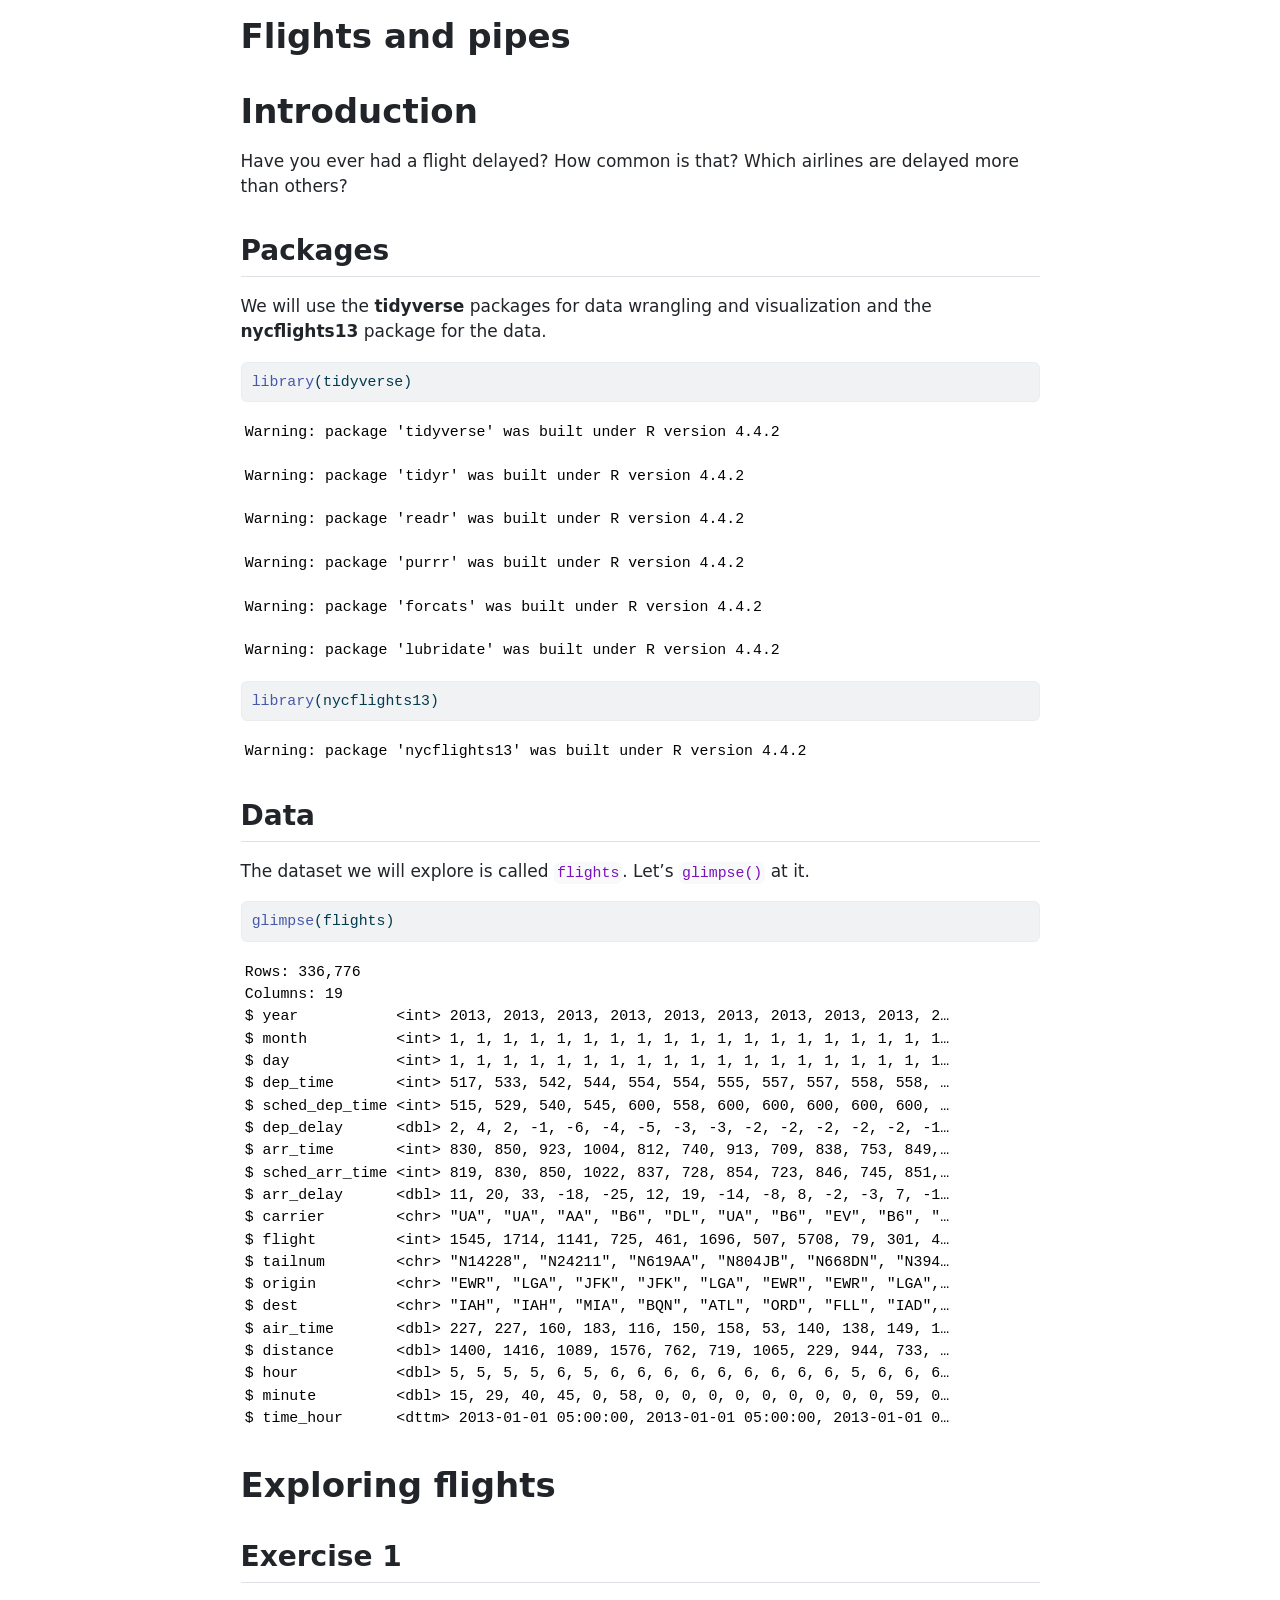
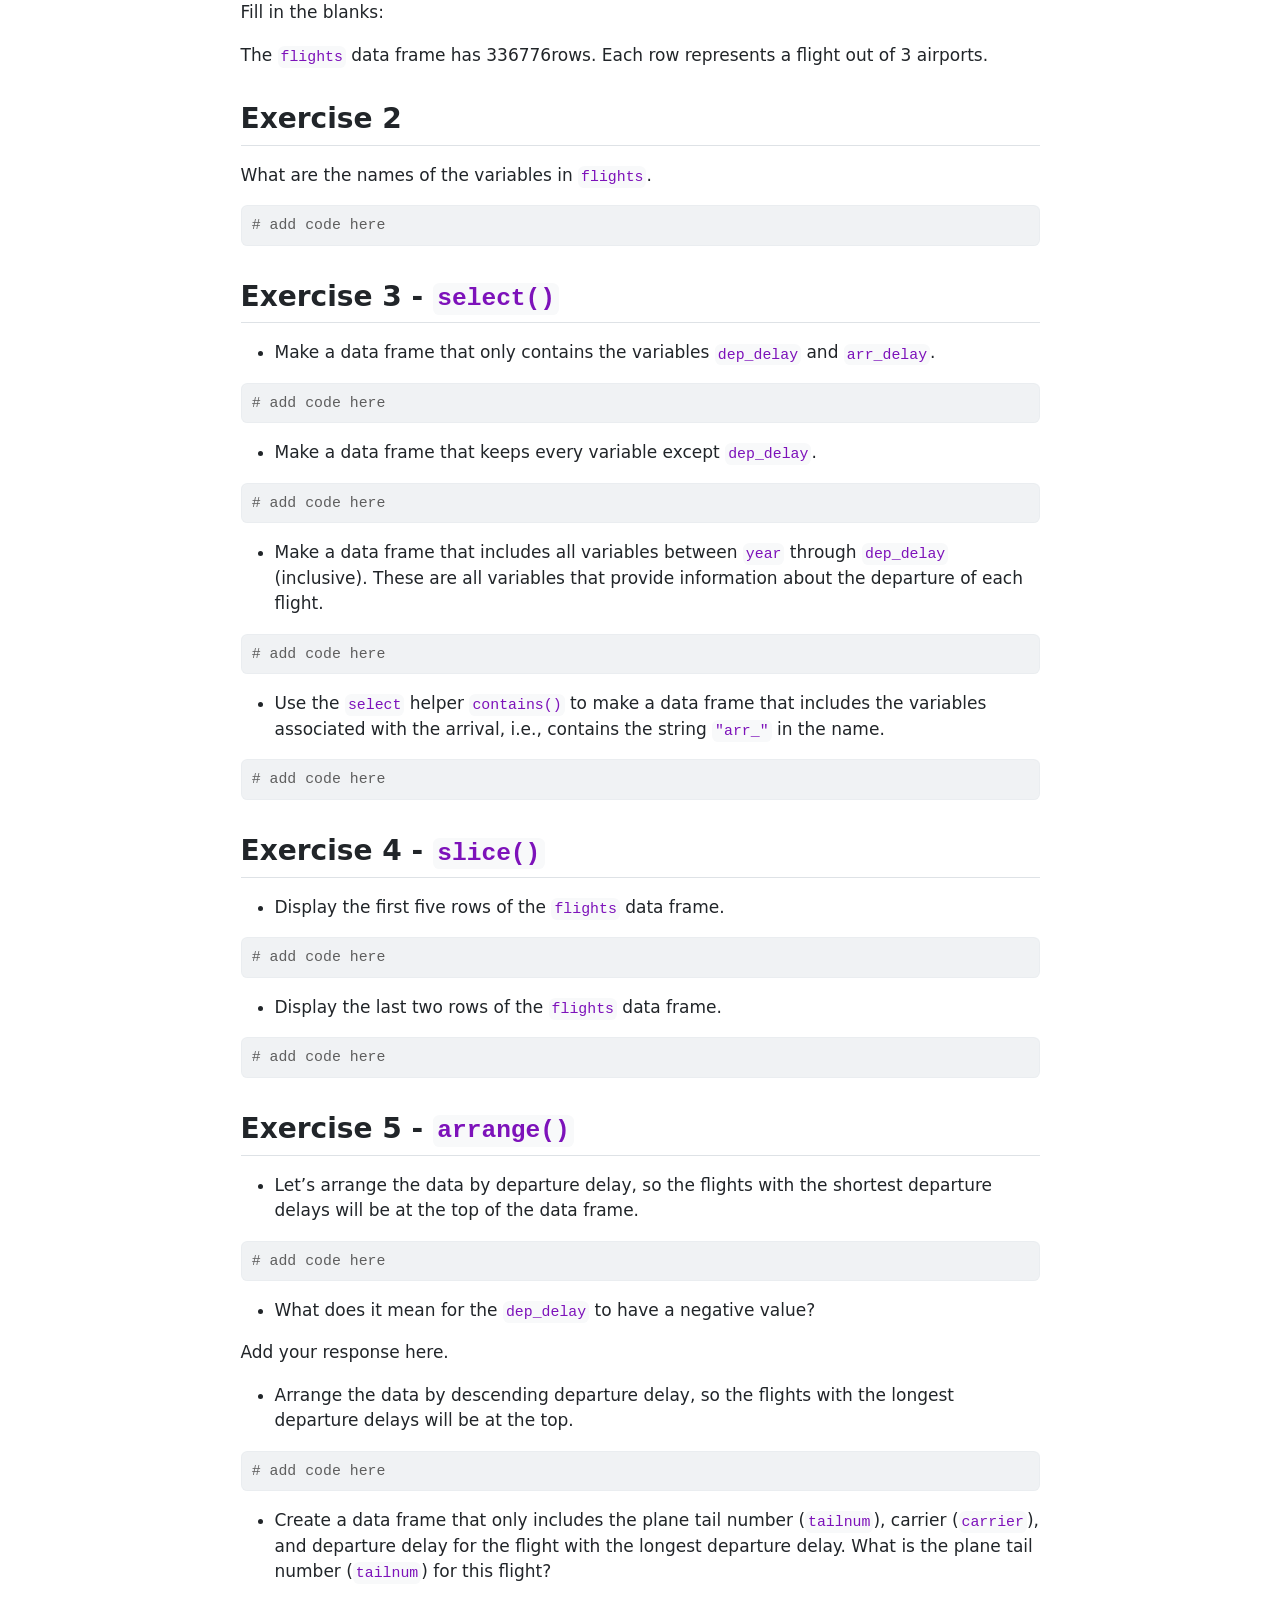
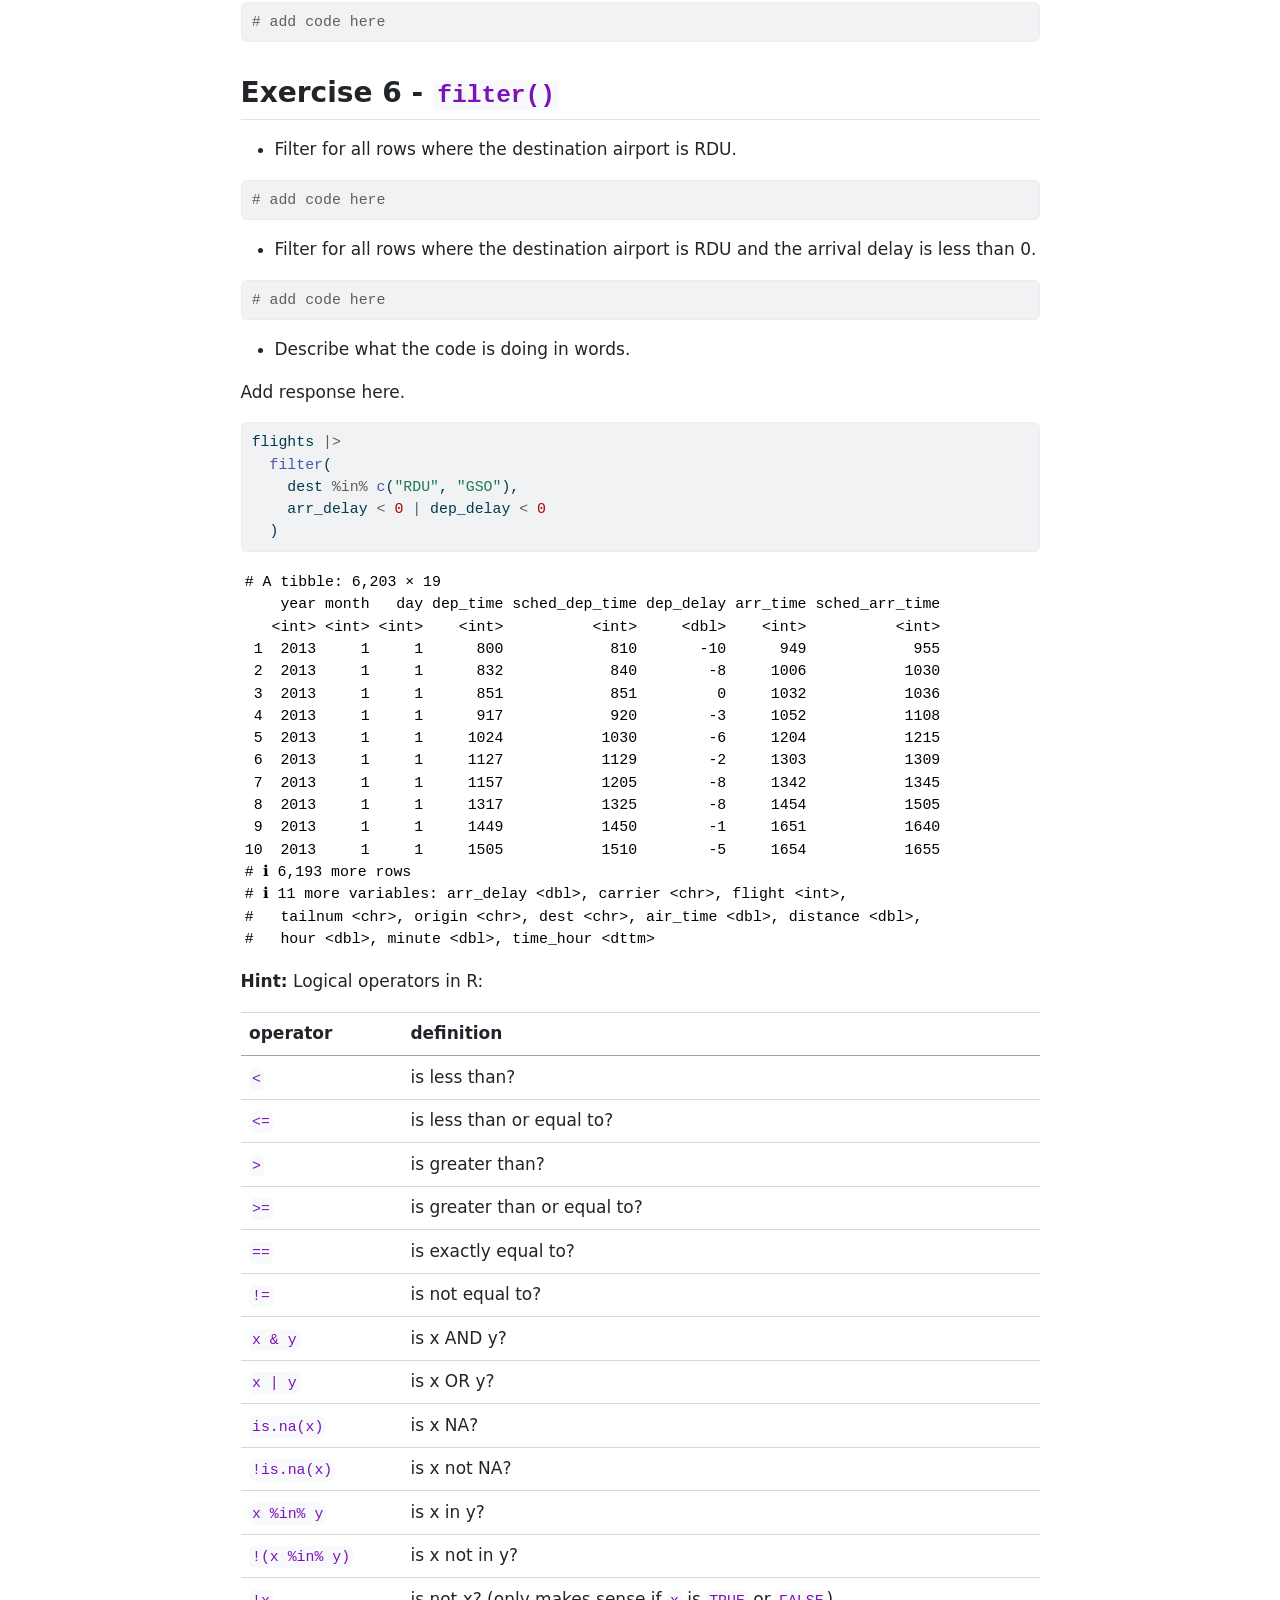
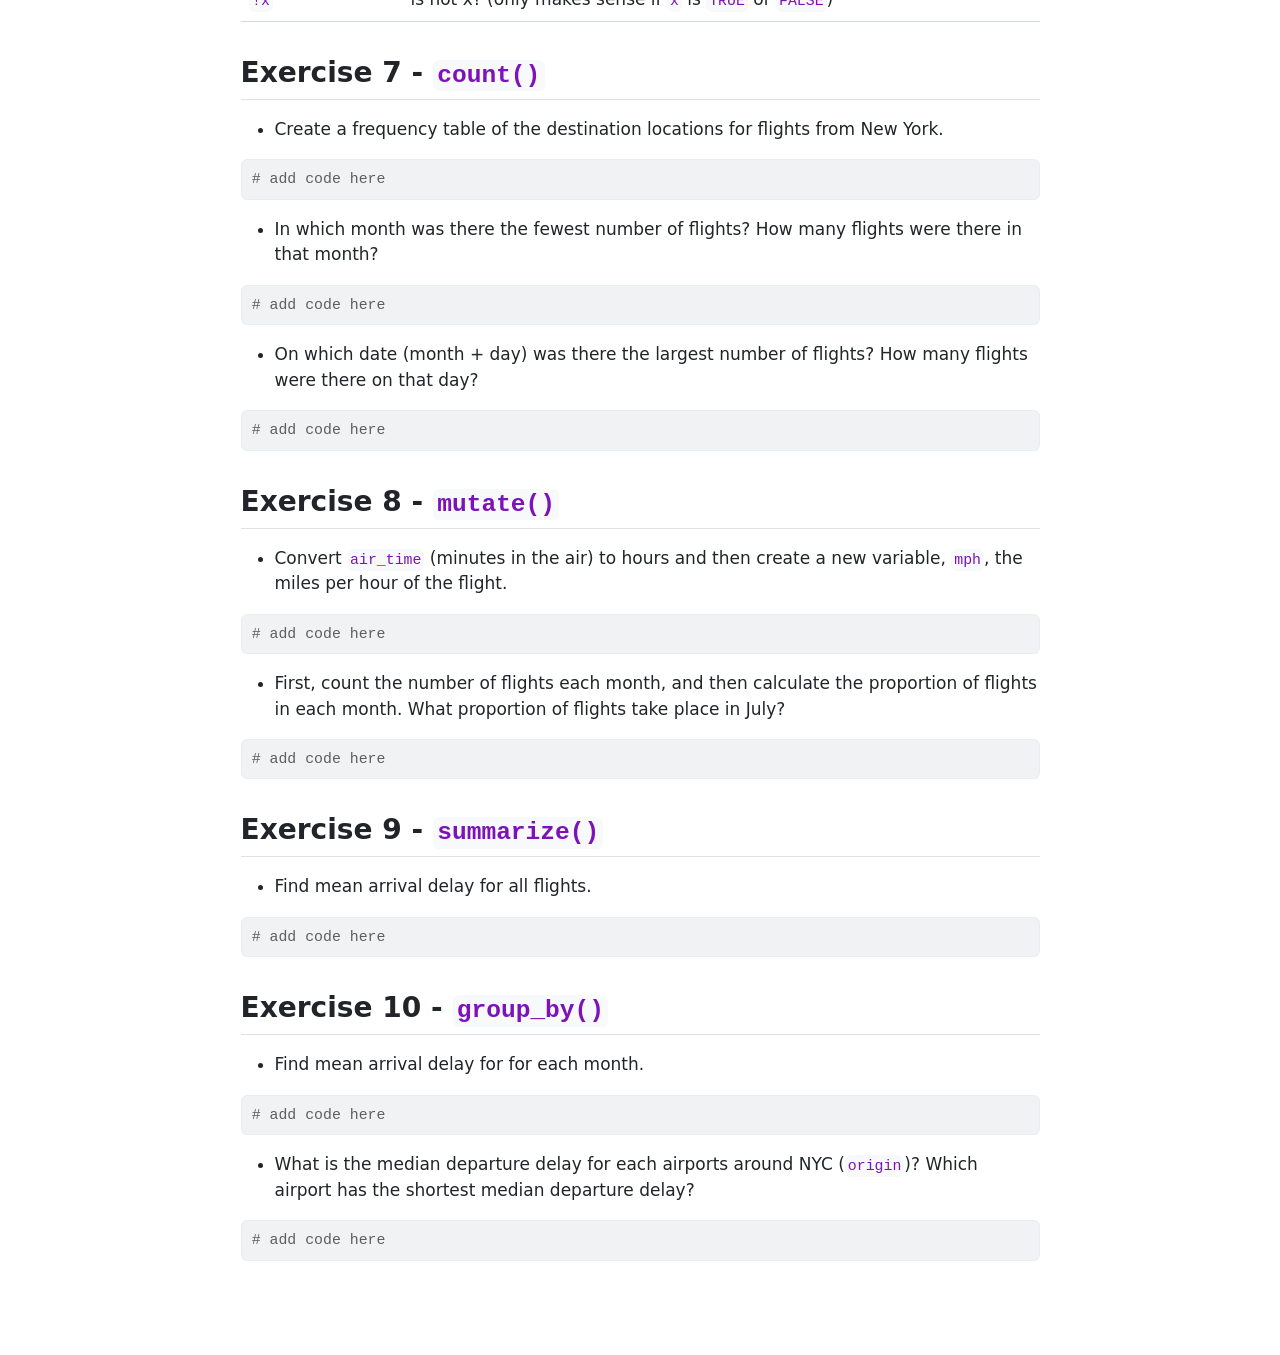
<file: R/3-1-flights-and-pipes.html>
<!DOCTYPE html>
<html xmlns="http://www.w3.org/1999/xhtml" lang="en" xml:lang="en"><head>

<meta charset="utf-8">
<meta name="generator" content="quarto-1.5.57">

<meta name="viewport" content="width=device-width, initial-scale=1.0, user-scalable=yes">


<title>Flights and pipes</title>
<style>
code{white-space: pre-wrap;}
span.smallcaps{font-variant: small-caps;}
div.columns{display: flex; gap: min(4vw, 1.5em);}
div.column{flex: auto; overflow-x: auto;}
div.hanging-indent{margin-left: 1.5em; text-indent: -1.5em;}
ul.task-list{list-style: none;}
ul.task-list li input[type="checkbox"] {
  width: 0.8em;
  margin: 0 0.8em 0.2em -1em; /* quarto-specific, see https://github.com/quarto-dev/quarto-cli/issues/4556 */ 
  vertical-align: middle;
}
/* CSS for syntax highlighting */
pre > code.sourceCode { white-space: pre; position: relative; }
pre > code.sourceCode > span { line-height: 1.25; }
pre > code.sourceCode > span:empty { height: 1.2em; }
.sourceCode { overflow: visible; }
code.sourceCode > span { color: inherit; text-decoration: inherit; }
div.sourceCode { margin: 1em 0; }
pre.sourceCode { margin: 0; }
@media screen {
div.sourceCode { overflow: auto; }
}
@media print {
pre > code.sourceCode { white-space: pre-wrap; }
pre > code.sourceCode > span { display: inline-block; text-indent: -5em; padding-left: 5em; }
}
pre.numberSource code
  { counter-reset: source-line 0; }
pre.numberSource code > span
  { position: relative; left: -4em; counter-increment: source-line; }
pre.numberSource code > span > a:first-child::before
  { content: counter(source-line);
    position: relative; left: -1em; text-align: right; vertical-align: baseline;
    border: none; display: inline-block;
    -webkit-touch-callout: none; -webkit-user-select: none;
    -khtml-user-select: none; -moz-user-select: none;
    -ms-user-select: none; user-select: none;
    padding: 0 4px; width: 4em;
  }
pre.numberSource { margin-left: 3em;  padding-left: 4px; }
div.sourceCode
  {   }
@media screen {
pre > code.sourceCode > span > a:first-child::before { text-decoration: underline; }
}
</style>


<script src="3-1-flights-and-pipes_files/libs/clipboard/clipboard.min.js"></script>
<script src="3-1-flights-and-pipes_files/libs/quarto-html/quarto.js"></script>
<script src="3-1-flights-and-pipes_files/libs/quarto-html/popper.min.js"></script>
<script src="3-1-flights-and-pipes_files/libs/quarto-html/tippy.umd.min.js"></script>
<script src="3-1-flights-and-pipes_files/libs/quarto-html/anchor.min.js"></script>
<link href="3-1-flights-and-pipes_files/libs/quarto-html/tippy.css" rel="stylesheet">
<link href="3-1-flights-and-pipes_files/libs/quarto-html/quarto-syntax-highlighting.css" rel="stylesheet" id="quarto-text-highlighting-styles">
<script src="3-1-flights-and-pipes_files/libs/bootstrap/bootstrap.min.js"></script>
<link href="3-1-flights-and-pipes_files/libs/bootstrap/bootstrap-icons.css" rel="stylesheet">
<link href="3-1-flights-and-pipes_files/libs/bootstrap/bootstrap.min.css" rel="stylesheet" id="quarto-bootstrap" data-mode="light">


</head>

<body class="fullcontent">

<div id="quarto-content" class="page-columns page-rows-contents page-layout-article">

<main class="content" id="quarto-document-content">

<header id="title-block-header" class="quarto-title-block default">
<div class="quarto-title">
<h1 class="title">Flights and pipes</h1>
</div>



<div class="quarto-title-meta">

    
  
    
  </div>
  


</header>


<section id="introduction" class="level1">
<h1>Introduction</h1>
<p>Have you ever had a flight delayed? How common is that? Which airlines are delayed more than others?</p>
<section id="packages" class="level2">
<h2 class="anchored" data-anchor-id="packages">Packages</h2>
<p>We will use the <strong>tidyverse</strong> packages for data wrangling and visualization and the <strong>nycflights13</strong> package for the data.</p>
<div class="cell">
<div class="sourceCode cell-code" id="cb1"><pre class="sourceCode r code-with-copy"><code class="sourceCode r"><span id="cb1-1"><a href="#cb1-1" aria-hidden="true" tabindex="-1"></a><span class="fu">library</span>(tidyverse)</span></code><button title="Copy to Clipboard" class="code-copy-button"><i class="bi"></i></button></pre></div>
<div class="cell-output cell-output-stderr">
<pre><code>Warning: package 'tidyverse' was built under R version 4.4.2</code></pre>
</div>
<div class="cell-output cell-output-stderr">
<pre><code>Warning: package 'tidyr' was built under R version 4.4.2</code></pre>
</div>
<div class="cell-output cell-output-stderr">
<pre><code>Warning: package 'readr' was built under R version 4.4.2</code></pre>
</div>
<div class="cell-output cell-output-stderr">
<pre><code>Warning: package 'purrr' was built under R version 4.4.2</code></pre>
</div>
<div class="cell-output cell-output-stderr">
<pre><code>Warning: package 'forcats' was built under R version 4.4.2</code></pre>
</div>
<div class="cell-output cell-output-stderr">
<pre><code>Warning: package 'lubridate' was built under R version 4.4.2</code></pre>
</div>
<div class="sourceCode cell-code" id="cb8"><pre class="sourceCode r code-with-copy"><code class="sourceCode r"><span id="cb8-1"><a href="#cb8-1" aria-hidden="true" tabindex="-1"></a><span class="fu">library</span>(nycflights13)</span></code><button title="Copy to Clipboard" class="code-copy-button"><i class="bi"></i></button></pre></div>
<div class="cell-output cell-output-stderr">
<pre><code>Warning: package 'nycflights13' was built under R version 4.4.2</code></pre>
</div>
</div>
</section>
<section id="data" class="level2">
<h2 class="anchored" data-anchor-id="data">Data</h2>
<p>The dataset we will explore is called <code>flights</code>. Let’s <code>glimpse()</code> at it.</p>
<div class="cell">
<div class="sourceCode cell-code" id="cb10"><pre class="sourceCode r code-with-copy"><code class="sourceCode r"><span id="cb10-1"><a href="#cb10-1" aria-hidden="true" tabindex="-1"></a><span class="fu">glimpse</span>(flights)</span></code><button title="Copy to Clipboard" class="code-copy-button"><i class="bi"></i></button></pre></div>
<div class="cell-output cell-output-stdout">
<pre><code>Rows: 336,776
Columns: 19
$ year           &lt;int&gt; 2013, 2013, 2013, 2013, 2013, 2013, 2013, 2013, 2013, 2…
$ month          &lt;int&gt; 1, 1, 1, 1, 1, 1, 1, 1, 1, 1, 1, 1, 1, 1, 1, 1, 1, 1, 1…
$ day            &lt;int&gt; 1, 1, 1, 1, 1, 1, 1, 1, 1, 1, 1, 1, 1, 1, 1, 1, 1, 1, 1…
$ dep_time       &lt;int&gt; 517, 533, 542, 544, 554, 554, 555, 557, 557, 558, 558, …
$ sched_dep_time &lt;int&gt; 515, 529, 540, 545, 600, 558, 600, 600, 600, 600, 600, …
$ dep_delay      &lt;dbl&gt; 2, 4, 2, -1, -6, -4, -5, -3, -3, -2, -2, -2, -2, -2, -1…
$ arr_time       &lt;int&gt; 830, 850, 923, 1004, 812, 740, 913, 709, 838, 753, 849,…
$ sched_arr_time &lt;int&gt; 819, 830, 850, 1022, 837, 728, 854, 723, 846, 745, 851,…
$ arr_delay      &lt;dbl&gt; 11, 20, 33, -18, -25, 12, 19, -14, -8, 8, -2, -3, 7, -1…
$ carrier        &lt;chr&gt; "UA", "UA", "AA", "B6", "DL", "UA", "B6", "EV", "B6", "…
$ flight         &lt;int&gt; 1545, 1714, 1141, 725, 461, 1696, 507, 5708, 79, 301, 4…
$ tailnum        &lt;chr&gt; "N14228", "N24211", "N619AA", "N804JB", "N668DN", "N394…
$ origin         &lt;chr&gt; "EWR", "LGA", "JFK", "JFK", "LGA", "EWR", "EWR", "LGA",…
$ dest           &lt;chr&gt; "IAH", "IAH", "MIA", "BQN", "ATL", "ORD", "FLL", "IAD",…
$ air_time       &lt;dbl&gt; 227, 227, 160, 183, 116, 150, 158, 53, 140, 138, 149, 1…
$ distance       &lt;dbl&gt; 1400, 1416, 1089, 1576, 762, 719, 1065, 229, 944, 733, …
$ hour           &lt;dbl&gt; 5, 5, 5, 5, 6, 5, 6, 6, 6, 6, 6, 6, 6, 6, 6, 5, 6, 6, 6…
$ minute         &lt;dbl&gt; 15, 29, 40, 45, 0, 58, 0, 0, 0, 0, 0, 0, 0, 0, 0, 59, 0…
$ time_hour      &lt;dttm&gt; 2013-01-01 05:00:00, 2013-01-01 05:00:00, 2013-01-01 0…</code></pre>
</div>
</div>
</section>
</section>
<section id="exploring-flights" class="level1">
<h1>Exploring flights</h1>
<section id="exercise-1" class="level2">
<h2 class="anchored" data-anchor-id="exercise-1">Exercise 1</h2>
<p>Fill in the blanks:</p>
<p>The <code>flights</code> data frame has 336776rows. Each row represents a flight out of 3 airports.</p>
</section>
<section id="exercise-2" class="level2">
<h2 class="anchored" data-anchor-id="exercise-2">Exercise 2</h2>
<p>What are the names of the variables in <code>flights</code>.</p>
<div class="cell">
<div class="sourceCode cell-code" id="cb12"><pre class="sourceCode r code-with-copy"><code class="sourceCode r"><span id="cb12-1"><a href="#cb12-1" aria-hidden="true" tabindex="-1"></a><span class="co"># add code here</span></span></code><button title="Copy to Clipboard" class="code-copy-button"><i class="bi"></i></button></pre></div>
</div>
</section>
<section id="exercise-3---select" class="level2">
<h2 class="anchored" data-anchor-id="exercise-3---select">Exercise 3 - <code>select()</code></h2>
<ul>
<li>Make a data frame that only contains the variables <code>dep_delay</code> and <code>arr_delay</code>.</li>
</ul>
<div class="cell">
<div class="sourceCode cell-code" id="cb13"><pre class="sourceCode r code-with-copy"><code class="sourceCode r"><span id="cb13-1"><a href="#cb13-1" aria-hidden="true" tabindex="-1"></a><span class="co"># add code here</span></span></code><button title="Copy to Clipboard" class="code-copy-button"><i class="bi"></i></button></pre></div>
</div>
<ul>
<li>Make a data frame that keeps every variable except <code>dep_delay</code>.</li>
</ul>
<div class="cell">
<div class="sourceCode cell-code" id="cb14"><pre class="sourceCode r code-with-copy"><code class="sourceCode r"><span id="cb14-1"><a href="#cb14-1" aria-hidden="true" tabindex="-1"></a><span class="co"># add code here</span></span></code><button title="Copy to Clipboard" class="code-copy-button"><i class="bi"></i></button></pre></div>
</div>
<ul>
<li>Make a data frame that includes all variables between <code>year</code> through <code>dep_delay</code> (inclusive). These are all variables that provide information about the departure of each flight.</li>
</ul>
<div class="cell">
<div class="sourceCode cell-code" id="cb15"><pre class="sourceCode r code-with-copy"><code class="sourceCode r"><span id="cb15-1"><a href="#cb15-1" aria-hidden="true" tabindex="-1"></a><span class="co"># add code here</span></span></code><button title="Copy to Clipboard" class="code-copy-button"><i class="bi"></i></button></pre></div>
</div>
<ul>
<li>Use the <code>select</code> helper <code>contains()</code> to make a data frame that includes the variables associated with the arrival, i.e., contains the string <code>"arr_"</code> in the name.</li>
</ul>
<div class="cell">
<div class="sourceCode cell-code" id="cb16"><pre class="sourceCode r code-with-copy"><code class="sourceCode r"><span id="cb16-1"><a href="#cb16-1" aria-hidden="true" tabindex="-1"></a><span class="co"># add code here</span></span></code><button title="Copy to Clipboard" class="code-copy-button"><i class="bi"></i></button></pre></div>
</div>
</section>
<section id="exercise-4---slice" class="level2">
<h2 class="anchored" data-anchor-id="exercise-4---slice">Exercise 4 - <code>slice()</code></h2>
<ul>
<li>Display the first five rows of the <code>flights</code> data frame.</li>
</ul>
<div class="cell">
<div class="sourceCode cell-code" id="cb17"><pre class="sourceCode r code-with-copy"><code class="sourceCode r"><span id="cb17-1"><a href="#cb17-1" aria-hidden="true" tabindex="-1"></a><span class="co"># add code here</span></span></code><button title="Copy to Clipboard" class="code-copy-button"><i class="bi"></i></button></pre></div>
</div>
<ul>
<li>Display the last two rows of the <code>flights</code> data frame.</li>
</ul>
<div class="cell">
<div class="sourceCode cell-code" id="cb18"><pre class="sourceCode r code-with-copy"><code class="sourceCode r"><span id="cb18-1"><a href="#cb18-1" aria-hidden="true" tabindex="-1"></a><span class="co"># add code here</span></span></code><button title="Copy to Clipboard" class="code-copy-button"><i class="bi"></i></button></pre></div>
</div>
</section>
<section id="exercise-5---arrange" class="level2">
<h2 class="anchored" data-anchor-id="exercise-5---arrange">Exercise 5 - <code>arrange()</code></h2>
<ul>
<li>Let’s arrange the data by departure delay, so the flights with the shortest departure delays will be at the top of the data frame.</li>
</ul>
<div class="cell">
<div class="sourceCode cell-code" id="cb19"><pre class="sourceCode r code-with-copy"><code class="sourceCode r"><span id="cb19-1"><a href="#cb19-1" aria-hidden="true" tabindex="-1"></a><span class="co"># add code here</span></span></code><button title="Copy to Clipboard" class="code-copy-button"><i class="bi"></i></button></pre></div>
</div>
<ul>
<li>What does it mean for the <code>dep_delay</code> to have a negative value?</li>
</ul>
<p>Add your response here.</p>
<ul>
<li>Arrange the data by descending departure delay, so the flights with the longest departure delays will be at the top.</li>
</ul>
<div class="cell">
<div class="sourceCode cell-code" id="cb20"><pre class="sourceCode r code-with-copy"><code class="sourceCode r"><span id="cb20-1"><a href="#cb20-1" aria-hidden="true" tabindex="-1"></a><span class="co"># add code here</span></span></code><button title="Copy to Clipboard" class="code-copy-button"><i class="bi"></i></button></pre></div>
</div>
<ul>
<li>Create a data frame that only includes the plane tail number (<code>tailnum</code>), carrier (<code>carrier</code>), and departure delay for the flight with the longest departure delay. What is the plane tail number (<code>tailnum</code>) for this flight?</li>
</ul>
<div class="cell">
<div class="sourceCode cell-code" id="cb21"><pre class="sourceCode r code-with-copy"><code class="sourceCode r"><span id="cb21-1"><a href="#cb21-1" aria-hidden="true" tabindex="-1"></a><span class="co"># add code here</span></span></code><button title="Copy to Clipboard" class="code-copy-button"><i class="bi"></i></button></pre></div>
</div>
</section>
<section id="exercise-6---filter" class="level2">
<h2 class="anchored" data-anchor-id="exercise-6---filter">Exercise 6 - <code>filter()</code></h2>
<ul>
<li>Filter for all rows where the destination airport is RDU.</li>
</ul>
<div class="cell">
<div class="sourceCode cell-code" id="cb22"><pre class="sourceCode r code-with-copy"><code class="sourceCode r"><span id="cb22-1"><a href="#cb22-1" aria-hidden="true" tabindex="-1"></a><span class="co"># add code here</span></span></code><button title="Copy to Clipboard" class="code-copy-button"><i class="bi"></i></button></pre></div>
</div>
<ul>
<li>Filter for all rows where the destination airport is RDU and the arrival delay is less than 0.</li>
</ul>
<div class="cell">
<div class="sourceCode cell-code" id="cb23"><pre class="sourceCode r code-with-copy"><code class="sourceCode r"><span id="cb23-1"><a href="#cb23-1" aria-hidden="true" tabindex="-1"></a><span class="co"># add code here</span></span></code><button title="Copy to Clipboard" class="code-copy-button"><i class="bi"></i></button></pre></div>
</div>
<ul>
<li>Describe what the code is doing in words.</li>
</ul>
<p>Add response here.</p>
<div class="cell">
<div class="sourceCode cell-code" id="cb24"><pre class="sourceCode r code-with-copy"><code class="sourceCode r"><span id="cb24-1"><a href="#cb24-1" aria-hidden="true" tabindex="-1"></a>flights <span class="sc">|&gt;</span></span>
<span id="cb24-2"><a href="#cb24-2" aria-hidden="true" tabindex="-1"></a>  <span class="fu">filter</span>(</span>
<span id="cb24-3"><a href="#cb24-3" aria-hidden="true" tabindex="-1"></a>    dest <span class="sc">%in%</span> <span class="fu">c</span>(<span class="st">"RDU"</span>, <span class="st">"GSO"</span>),</span>
<span id="cb24-4"><a href="#cb24-4" aria-hidden="true" tabindex="-1"></a>    arr_delay <span class="sc">&lt;</span> <span class="dv">0</span> <span class="sc">|</span> dep_delay <span class="sc">&lt;</span> <span class="dv">0</span></span>
<span id="cb24-5"><a href="#cb24-5" aria-hidden="true" tabindex="-1"></a>  )</span></code><button title="Copy to Clipboard" class="code-copy-button"><i class="bi"></i></button></pre></div>
<div class="cell-output cell-output-stdout">
<pre><code># A tibble: 6,203 × 19
    year month   day dep_time sched_dep_time dep_delay arr_time sched_arr_time
   &lt;int&gt; &lt;int&gt; &lt;int&gt;    &lt;int&gt;          &lt;int&gt;     &lt;dbl&gt;    &lt;int&gt;          &lt;int&gt;
 1  2013     1     1      800            810       -10      949            955
 2  2013     1     1      832            840        -8     1006           1030
 3  2013     1     1      851            851         0     1032           1036
 4  2013     1     1      917            920        -3     1052           1108
 5  2013     1     1     1024           1030        -6     1204           1215
 6  2013     1     1     1127           1129        -2     1303           1309
 7  2013     1     1     1157           1205        -8     1342           1345
 8  2013     1     1     1317           1325        -8     1454           1505
 9  2013     1     1     1449           1450        -1     1651           1640
10  2013     1     1     1505           1510        -5     1654           1655
# ℹ 6,193 more rows
# ℹ 11 more variables: arr_delay &lt;dbl&gt;, carrier &lt;chr&gt;, flight &lt;int&gt;,
#   tailnum &lt;chr&gt;, origin &lt;chr&gt;, dest &lt;chr&gt;, air_time &lt;dbl&gt;, distance &lt;dbl&gt;,
#   hour &lt;dbl&gt;, minute &lt;dbl&gt;, time_hour &lt;dttm&gt;</code></pre>
</div>
</div>
<p><strong>Hint:</strong> Logical operators in R:</p>
<table class="caption-top table">
<colgroup>
<col style="width: 20%">
<col style="width: 79%">
</colgroup>
<thead>
<tr class="header">
<th style="text-align: left;">operator</th>
<th style="text-align: left;">definition</th>
</tr>
</thead>
<tbody>
<tr class="odd">
<td style="text-align: left;"><code>&lt;</code></td>
<td style="text-align: left;">is less than?</td>
</tr>
<tr class="even">
<td style="text-align: left;"><code>&lt;=</code></td>
<td style="text-align: left;">is less than or equal to?</td>
</tr>
<tr class="odd">
<td style="text-align: left;"><code>&gt;</code></td>
<td style="text-align: left;">is greater than?</td>
</tr>
<tr class="even">
<td style="text-align: left;"><code>&gt;=</code></td>
<td style="text-align: left;">is greater than or equal to?</td>
</tr>
<tr class="odd">
<td style="text-align: left;"><code>==</code></td>
<td style="text-align: left;">is exactly equal to?</td>
</tr>
<tr class="even">
<td style="text-align: left;"><code>!=</code></td>
<td style="text-align: left;">is not equal to?</td>
</tr>
<tr class="odd">
<td style="text-align: left;"><code>x &amp; y</code></td>
<td style="text-align: left;">is x AND y?</td>
</tr>
<tr class="even">
<td style="text-align: left;"><code>x | y</code></td>
<td style="text-align: left;">is x OR y?</td>
</tr>
<tr class="odd">
<td style="text-align: left;"><code>is.na(x)</code></td>
<td style="text-align: left;">is x NA?</td>
</tr>
<tr class="even">
<td style="text-align: left;"><code>!is.na(x)</code></td>
<td style="text-align: left;">is x not NA?</td>
</tr>
<tr class="odd">
<td style="text-align: left;"><code>x %in% y</code></td>
<td style="text-align: left;">is x in y?</td>
</tr>
<tr class="even">
<td style="text-align: left;"><code>!(x %in% y)</code></td>
<td style="text-align: left;">is x not in y?</td>
</tr>
<tr class="odd">
<td style="text-align: left;"><code>!x</code></td>
<td style="text-align: left;">is not x? (only makes sense if <code>x</code> is <code>TRUE</code> or <code>FALSE</code>)</td>
</tr>
</tbody>
</table>
</section>
<section id="exercise-7---count" class="level2">
<h2 class="anchored" data-anchor-id="exercise-7---count">Exercise 7 - <code>count()</code></h2>
<ul>
<li>Create a frequency table of the destination locations for flights from New York.</li>
</ul>
<div class="cell">
<div class="sourceCode cell-code" id="cb26"><pre class="sourceCode r code-with-copy"><code class="sourceCode r"><span id="cb26-1"><a href="#cb26-1" aria-hidden="true" tabindex="-1"></a><span class="co"># add code here</span></span></code><button title="Copy to Clipboard" class="code-copy-button"><i class="bi"></i></button></pre></div>
</div>
<ul>
<li>In which month was there the fewest number of flights? How many flights were there in that month?</li>
</ul>
<div class="cell">
<div class="sourceCode cell-code" id="cb27"><pre class="sourceCode r code-with-copy"><code class="sourceCode r"><span id="cb27-1"><a href="#cb27-1" aria-hidden="true" tabindex="-1"></a><span class="co"># add code here</span></span></code><button title="Copy to Clipboard" class="code-copy-button"><i class="bi"></i></button></pre></div>
</div>
<ul>
<li>On which date (month + day) was there the largest number of flights? How many flights were there on that day?</li>
</ul>
<div class="cell">
<div class="sourceCode cell-code" id="cb28"><pre class="sourceCode r code-with-copy"><code class="sourceCode r"><span id="cb28-1"><a href="#cb28-1" aria-hidden="true" tabindex="-1"></a><span class="co"># add code here</span></span></code><button title="Copy to Clipboard" class="code-copy-button"><i class="bi"></i></button></pre></div>
</div>
</section>
<section id="exercise-8---mutate" class="level2">
<h2 class="anchored" data-anchor-id="exercise-8---mutate">Exercise 8 - <code>mutate()</code></h2>
<ul>
<li>Convert <code>air_time</code> (minutes in the air) to hours and then create a new variable, <code>mph</code>, the miles per hour of the flight.</li>
</ul>
<div class="cell">
<div class="sourceCode cell-code" id="cb29"><pre class="sourceCode r code-with-copy"><code class="sourceCode r"><span id="cb29-1"><a href="#cb29-1" aria-hidden="true" tabindex="-1"></a><span class="co"># add code here</span></span></code><button title="Copy to Clipboard" class="code-copy-button"><i class="bi"></i></button></pre></div>
</div>
<ul>
<li>First, count the number of flights each month, and then calculate the proportion of flights in each month. What proportion of flights take place in July?</li>
</ul>
<div class="cell">
<div class="sourceCode cell-code" id="cb30"><pre class="sourceCode r code-with-copy"><code class="sourceCode r"><span id="cb30-1"><a href="#cb30-1" aria-hidden="true" tabindex="-1"></a><span class="co"># add code here</span></span></code><button title="Copy to Clipboard" class="code-copy-button"><i class="bi"></i></button></pre></div>
</div>
</section>
<section id="exercise-9---summarize" class="level2">
<h2 class="anchored" data-anchor-id="exercise-9---summarize">Exercise 9 - <code>summarize()</code></h2>
<ul>
<li>Find mean arrival delay for all flights.</li>
</ul>
<div class="cell">
<div class="sourceCode cell-code" id="cb31"><pre class="sourceCode r code-with-copy"><code class="sourceCode r"><span id="cb31-1"><a href="#cb31-1" aria-hidden="true" tabindex="-1"></a><span class="co"># add code here</span></span></code><button title="Copy to Clipboard" class="code-copy-button"><i class="bi"></i></button></pre></div>
</div>
</section>
<section id="exercise-10---group_by" class="level2">
<h2 class="anchored" data-anchor-id="exercise-10---group_by">Exercise 10 - <code>group_by()</code></h2>
<ul>
<li>Find mean arrival delay for for each month.</li>
</ul>
<div class="cell">
<div class="sourceCode cell-code" id="cb32"><pre class="sourceCode r code-with-copy"><code class="sourceCode r"><span id="cb32-1"><a href="#cb32-1" aria-hidden="true" tabindex="-1"></a><span class="co"># add code here</span></span></code><button title="Copy to Clipboard" class="code-copy-button"><i class="bi"></i></button></pre></div>
</div>
<ul>
<li>What is the median departure delay for each airports around NYC (<code>origin</code>)? Which airport has the shortest median departure delay?</li>
</ul>
<div class="cell">
<div class="sourceCode cell-code" id="cb33"><pre class="sourceCode r code-with-copy"><code class="sourceCode r"><span id="cb33-1"><a href="#cb33-1" aria-hidden="true" tabindex="-1"></a><span class="co"># add code here</span></span></code><button title="Copy to Clipboard" class="code-copy-button"><i class="bi"></i></button></pre></div>
</div>
</section>
</section>

</main>
<!-- /main column -->
<script id="quarto-html-after-body" type="application/javascript">
window.document.addEventListener("DOMContentLoaded", function (event) {
  const toggleBodyColorMode = (bsSheetEl) => {
    const mode = bsSheetEl.getAttribute("data-mode");
    const bodyEl = window.document.querySelector("body");
    if (mode === "dark") {
      bodyEl.classList.add("quarto-dark");
      bodyEl.classList.remove("quarto-light");
    } else {
      bodyEl.classList.add("quarto-light");
      bodyEl.classList.remove("quarto-dark");
    }
  }
  const toggleBodyColorPrimary = () => {
    const bsSheetEl = window.document.querySelector("link#quarto-bootstrap");
    if (bsSheetEl) {
      toggleBodyColorMode(bsSheetEl);
    }
  }
  toggleBodyColorPrimary();  
  const icon = "";
  const anchorJS = new window.AnchorJS();
  anchorJS.options = {
    placement: 'right',
    icon: icon
  };
  anchorJS.add('.anchored');
  const isCodeAnnotation = (el) => {
    for (const clz of el.classList) {
      if (clz.startsWith('code-annotation-')) {                     
        return true;
      }
    }
    return false;
  }
  const onCopySuccess = function(e) {
    // button target
    const button = e.trigger;
    // don't keep focus
    button.blur();
    // flash "checked"
    button.classList.add('code-copy-button-checked');
    var currentTitle = button.getAttribute("title");
    button.setAttribute("title", "Copied!");
    let tooltip;
    if (window.bootstrap) {
      button.setAttribute("data-bs-toggle", "tooltip");
      button.setAttribute("data-bs-placement", "left");
      button.setAttribute("data-bs-title", "Copied!");
      tooltip = new bootstrap.Tooltip(button, 
        { trigger: "manual", 
          customClass: "code-copy-button-tooltip",
          offset: [0, -8]});
      tooltip.show();    
    }
    setTimeout(function() {
      if (tooltip) {
        tooltip.hide();
        button.removeAttribute("data-bs-title");
        button.removeAttribute("data-bs-toggle");
        button.removeAttribute("data-bs-placement");
      }
      button.setAttribute("title", currentTitle);
      button.classList.remove('code-copy-button-checked');
    }, 1000);
    // clear code selection
    e.clearSelection();
  }
  const getTextToCopy = function(trigger) {
      const codeEl = trigger.previousElementSibling.cloneNode(true);
      for (const childEl of codeEl.children) {
        if (isCodeAnnotation(childEl)) {
          childEl.remove();
        }
      }
      return codeEl.innerText;
  }
  const clipboard = new window.ClipboardJS('.code-copy-button:not([data-in-quarto-modal])', {
    text: getTextToCopy
  });
  clipboard.on('success', onCopySuccess);
  if (window.document.getElementById('quarto-embedded-source-code-modal')) {
    // For code content inside modals, clipBoardJS needs to be initialized with a container option
    // TODO: Check when it could be a function (https://github.com/zenorocha/clipboard.js/issues/860)
    const clipboardModal = new window.ClipboardJS('.code-copy-button[data-in-quarto-modal]', {
      text: getTextToCopy,
      container: window.document.getElementById('quarto-embedded-source-code-modal')
    });
    clipboardModal.on('success', onCopySuccess);
  }
    var localhostRegex = new RegExp(/^(?:http|https):\/\/localhost\:?[0-9]*\//);
    var mailtoRegex = new RegExp(/^mailto:/);
      var filterRegex = new RegExp('/' + window.location.host + '/');
    var isInternal = (href) => {
        return filterRegex.test(href) || localhostRegex.test(href) || mailtoRegex.test(href);
    }
    // Inspect non-navigation links and adorn them if external
 	var links = window.document.querySelectorAll('a[href]:not(.nav-link):not(.navbar-brand):not(.toc-action):not(.sidebar-link):not(.sidebar-item-toggle):not(.pagination-link):not(.no-external):not([aria-hidden]):not(.dropdown-item):not(.quarto-navigation-tool):not(.about-link)');
    for (var i=0; i<links.length; i++) {
      const link = links[i];
      if (!isInternal(link.href)) {
        // undo the damage that might have been done by quarto-nav.js in the case of
        // links that we want to consider external
        if (link.dataset.originalHref !== undefined) {
          link.href = link.dataset.originalHref;
        }
      }
    }
  function tippyHover(el, contentFn, onTriggerFn, onUntriggerFn) {
    const config = {
      allowHTML: true,
      maxWidth: 500,
      delay: 100,
      arrow: false,
      appendTo: function(el) {
          return el.parentElement;
      },
      interactive: true,
      interactiveBorder: 10,
      theme: 'quarto',
      placement: 'bottom-start',
    };
    if (contentFn) {
      config.content = contentFn;
    }
    if (onTriggerFn) {
      config.onTrigger = onTriggerFn;
    }
    if (onUntriggerFn) {
      config.onUntrigger = onUntriggerFn;
    }
    window.tippy(el, config); 
  }
  const noterefs = window.document.querySelectorAll('a[role="doc-noteref"]');
  for (var i=0; i<noterefs.length; i++) {
    const ref = noterefs[i];
    tippyHover(ref, function() {
      // use id or data attribute instead here
      let href = ref.getAttribute('data-footnote-href') || ref.getAttribute('href');
      try { href = new URL(href).hash; } catch {}
      const id = href.replace(/^#\/?/, "");
      const note = window.document.getElementById(id);
      if (note) {
        return note.innerHTML;
      } else {
        return "";
      }
    });
  }
  const xrefs = window.document.querySelectorAll('a.quarto-xref');
  const processXRef = (id, note) => {
    // Strip column container classes
    const stripColumnClz = (el) => {
      el.classList.remove("page-full", "page-columns");
      if (el.children) {
        for (const child of el.children) {
          stripColumnClz(child);
        }
      }
    }
    stripColumnClz(note)
    if (id === null || id.startsWith('sec-')) {
      // Special case sections, only their first couple elements
      const container = document.createElement("div");
      if (note.children && note.children.length > 2) {
        container.appendChild(note.children[0].cloneNode(true));
        for (let i = 1; i < note.children.length; i++) {
          const child = note.children[i];
          if (child.tagName === "P" && child.innerText === "") {
            continue;
          } else {
            container.appendChild(child.cloneNode(true));
            break;
          }
        }
        if (window.Quarto?.typesetMath) {
          window.Quarto.typesetMath(container);
        }
        return container.innerHTML
      } else {
        if (window.Quarto?.typesetMath) {
          window.Quarto.typesetMath(note);
        }
        return note.innerHTML;
      }
    } else {
      // Remove any anchor links if they are present
      const anchorLink = note.querySelector('a.anchorjs-link');
      if (anchorLink) {
        anchorLink.remove();
      }
      if (window.Quarto?.typesetMath) {
        window.Quarto.typesetMath(note);
      }
      // TODO in 1.5, we should make sure this works without a callout special case
      if (note.classList.contains("callout")) {
        return note.outerHTML;
      } else {
        return note.innerHTML;
      }
    }
  }
  for (var i=0; i<xrefs.length; i++) {
    const xref = xrefs[i];
    tippyHover(xref, undefined, function(instance) {
      instance.disable();
      let url = xref.getAttribute('href');
      let hash = undefined; 
      if (url.startsWith('#')) {
        hash = url;
      } else {
        try { hash = new URL(url).hash; } catch {}
      }
      if (hash) {
        const id = hash.replace(/^#\/?/, "");
        const note = window.document.getElementById(id);
        if (note !== null) {
          try {
            const html = processXRef(id, note.cloneNode(true));
            instance.setContent(html);
          } finally {
            instance.enable();
            instance.show();
          }
        } else {
          // See if we can fetch this
          fetch(url.split('#')[0])
          .then(res => res.text())
          .then(html => {
            const parser = new DOMParser();
            const htmlDoc = parser.parseFromString(html, "text/html");
            const note = htmlDoc.getElementById(id);
            if (note !== null) {
              const html = processXRef(id, note);
              instance.setContent(html);
            } 
          }).finally(() => {
            instance.enable();
            instance.show();
          });
        }
      } else {
        // See if we can fetch a full url (with no hash to target)
        // This is a special case and we should probably do some content thinning / targeting
        fetch(url)
        .then(res => res.text())
        .then(html => {
          const parser = new DOMParser();
          const htmlDoc = parser.parseFromString(html, "text/html");
          const note = htmlDoc.querySelector('main.content');
          if (note !== null) {
            // This should only happen for chapter cross references
            // (since there is no id in the URL)
            // remove the first header
            if (note.children.length > 0 && note.children[0].tagName === "HEADER") {
              note.children[0].remove();
            }
            const html = processXRef(null, note);
            instance.setContent(html);
          } 
        }).finally(() => {
          instance.enable();
          instance.show();
        });
      }
    }, function(instance) {
    });
  }
      let selectedAnnoteEl;
      const selectorForAnnotation = ( cell, annotation) => {
        let cellAttr = 'data-code-cell="' + cell + '"';
        let lineAttr = 'data-code-annotation="' +  annotation + '"';
        const selector = 'span[' + cellAttr + '][' + lineAttr + ']';
        return selector;
      }
      const selectCodeLines = (annoteEl) => {
        const doc = window.document;
        const targetCell = annoteEl.getAttribute("data-target-cell");
        const targetAnnotation = annoteEl.getAttribute("data-target-annotation");
        const annoteSpan = window.document.querySelector(selectorForAnnotation(targetCell, targetAnnotation));
        const lines = annoteSpan.getAttribute("data-code-lines").split(",");
        const lineIds = lines.map((line) => {
          return targetCell + "-" + line;
        })
        let top = null;
        let height = null;
        let parent = null;
        if (lineIds.length > 0) {
            //compute the position of the single el (top and bottom and make a div)
            const el = window.document.getElementById(lineIds[0]);
            top = el.offsetTop;
            height = el.offsetHeight;
            parent = el.parentElement.parentElement;
          if (lineIds.length > 1) {
            const lastEl = window.document.getElementById(lineIds[lineIds.length - 1]);
            const bottom = lastEl.offsetTop + lastEl.offsetHeight;
            height = bottom - top;
          }
          if (top !== null && height !== null && parent !== null) {
            // cook up a div (if necessary) and position it 
            let div = window.document.getElementById("code-annotation-line-highlight");
            if (div === null) {
              div = window.document.createElement("div");
              div.setAttribute("id", "code-annotation-line-highlight");
              div.style.position = 'absolute';
              parent.appendChild(div);
            }
            div.style.top = top - 2 + "px";
            div.style.height = height + 4 + "px";
            div.style.left = 0;
            let gutterDiv = window.document.getElementById("code-annotation-line-highlight-gutter");
            if (gutterDiv === null) {
              gutterDiv = window.document.createElement("div");
              gutterDiv.setAttribute("id", "code-annotation-line-highlight-gutter");
              gutterDiv.style.position = 'absolute';
              const codeCell = window.document.getElementById(targetCell);
              const gutter = codeCell.querySelector('.code-annotation-gutter');
              gutter.appendChild(gutterDiv);
            }
            gutterDiv.style.top = top - 2 + "px";
            gutterDiv.style.height = height + 4 + "px";
          }
          selectedAnnoteEl = annoteEl;
        }
      };
      const unselectCodeLines = () => {
        const elementsIds = ["code-annotation-line-highlight", "code-annotation-line-highlight-gutter"];
        elementsIds.forEach((elId) => {
          const div = window.document.getElementById(elId);
          if (div) {
            div.remove();
          }
        });
        selectedAnnoteEl = undefined;
      };
        // Handle positioning of the toggle
    window.addEventListener(
      "resize",
      throttle(() => {
        elRect = undefined;
        if (selectedAnnoteEl) {
          selectCodeLines(selectedAnnoteEl);
        }
      }, 10)
    );
    function throttle(fn, ms) {
    let throttle = false;
    let timer;
      return (...args) => {
        if(!throttle) { // first call gets through
            fn.apply(this, args);
            throttle = true;
        } else { // all the others get throttled
            if(timer) clearTimeout(timer); // cancel #2
            timer = setTimeout(() => {
              fn.apply(this, args);
              timer = throttle = false;
            }, ms);
        }
      };
    }
      // Attach click handler to the DT
      const annoteDls = window.document.querySelectorAll('dt[data-target-cell]');
      for (const annoteDlNode of annoteDls) {
        annoteDlNode.addEventListener('click', (event) => {
          const clickedEl = event.target;
          if (clickedEl !== selectedAnnoteEl) {
            unselectCodeLines();
            const activeEl = window.document.querySelector('dt[data-target-cell].code-annotation-active');
            if (activeEl) {
              activeEl.classList.remove('code-annotation-active');
            }
            selectCodeLines(clickedEl);
            clickedEl.classList.add('code-annotation-active');
          } else {
            // Unselect the line
            unselectCodeLines();
            clickedEl.classList.remove('code-annotation-active');
          }
        });
      }
  const findCites = (el) => {
    const parentEl = el.parentElement;
    if (parentEl) {
      const cites = parentEl.dataset.cites;
      if (cites) {
        return {
          el,
          cites: cites.split(' ')
        };
      } else {
        return findCites(el.parentElement)
      }
    } else {
      return undefined;
    }
  };
  var bibliorefs = window.document.querySelectorAll('a[role="doc-biblioref"]');
  for (var i=0; i<bibliorefs.length; i++) {
    const ref = bibliorefs[i];
    const citeInfo = findCites(ref);
    if (citeInfo) {
      tippyHover(citeInfo.el, function() {
        var popup = window.document.createElement('div');
        citeInfo.cites.forEach(function(cite) {
          var citeDiv = window.document.createElement('div');
          citeDiv.classList.add('hanging-indent');
          citeDiv.classList.add('csl-entry');
          var biblioDiv = window.document.getElementById('ref-' + cite);
          if (biblioDiv) {
            citeDiv.innerHTML = biblioDiv.innerHTML;
          }
          popup.appendChild(citeDiv);
        });
        return popup.innerHTML;
      });
    }
  }
});
</script>
</div> <!-- /content -->




</body></html>
</file>
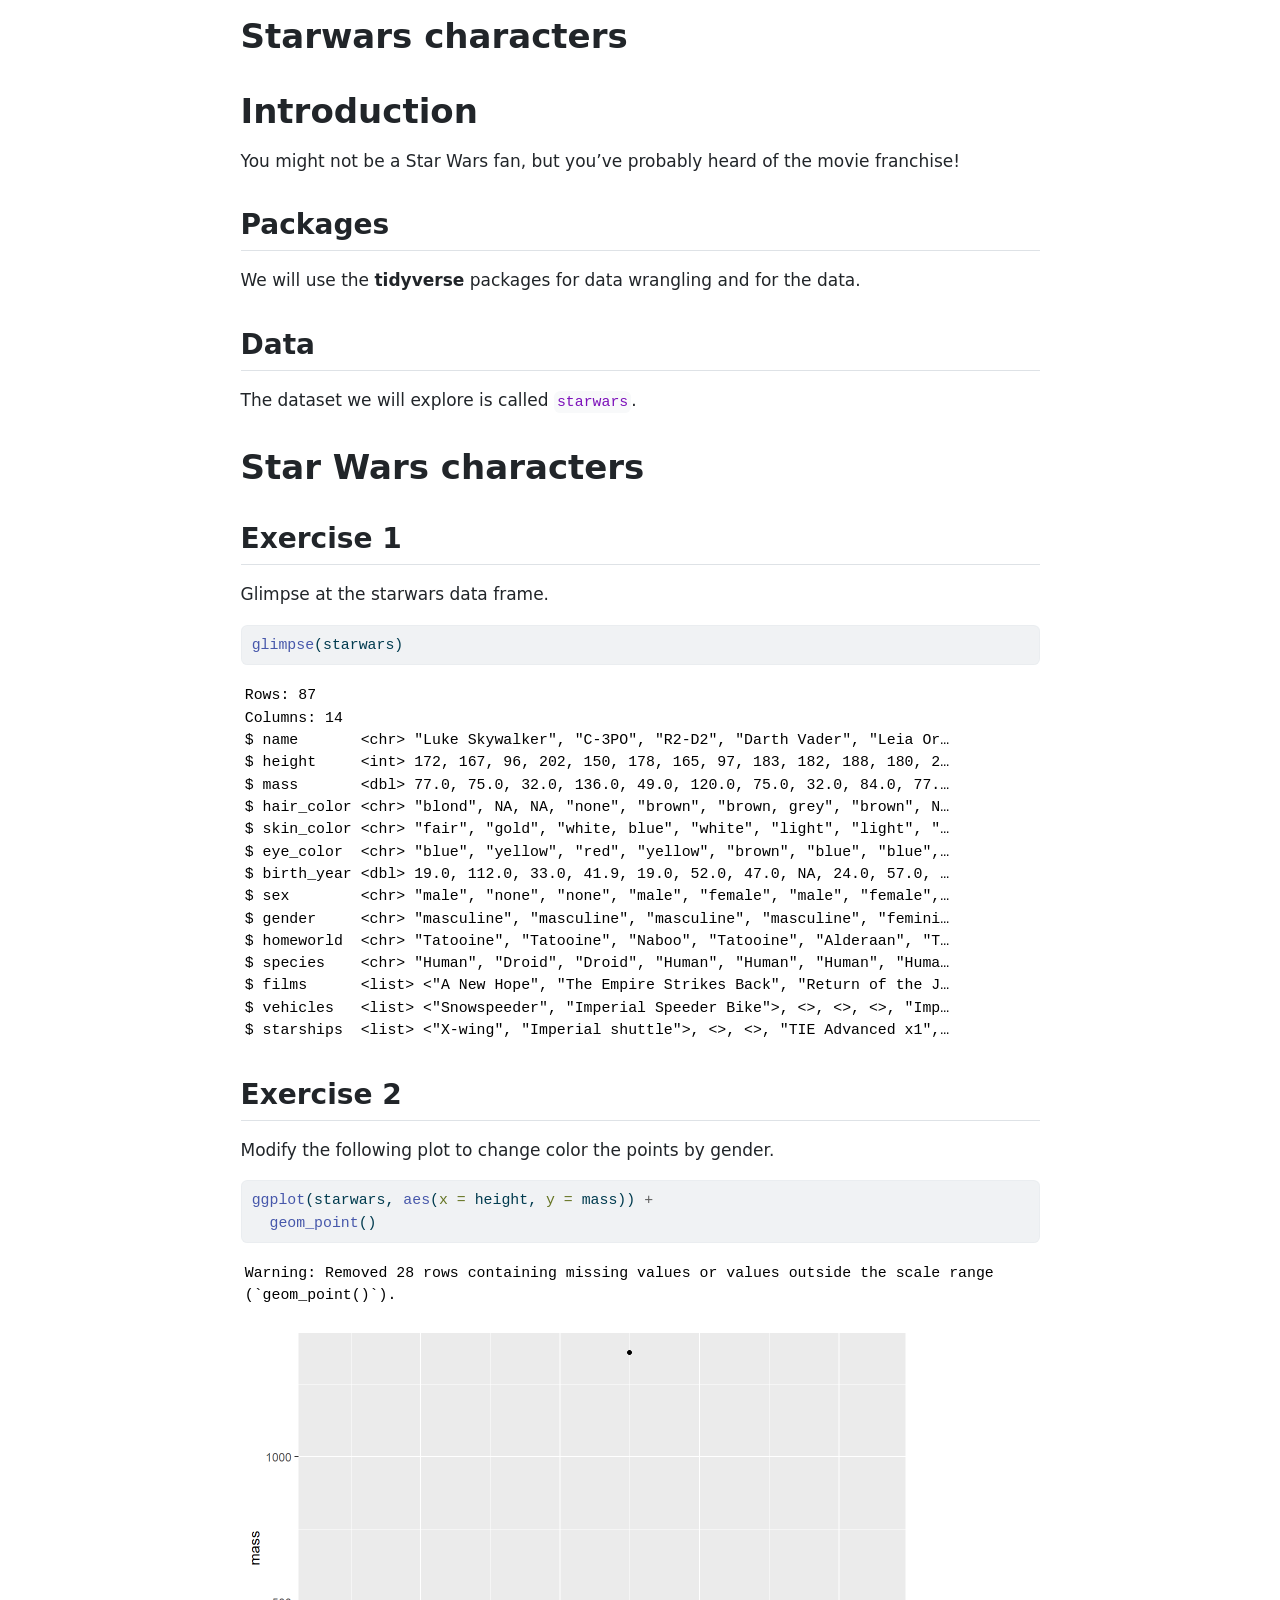
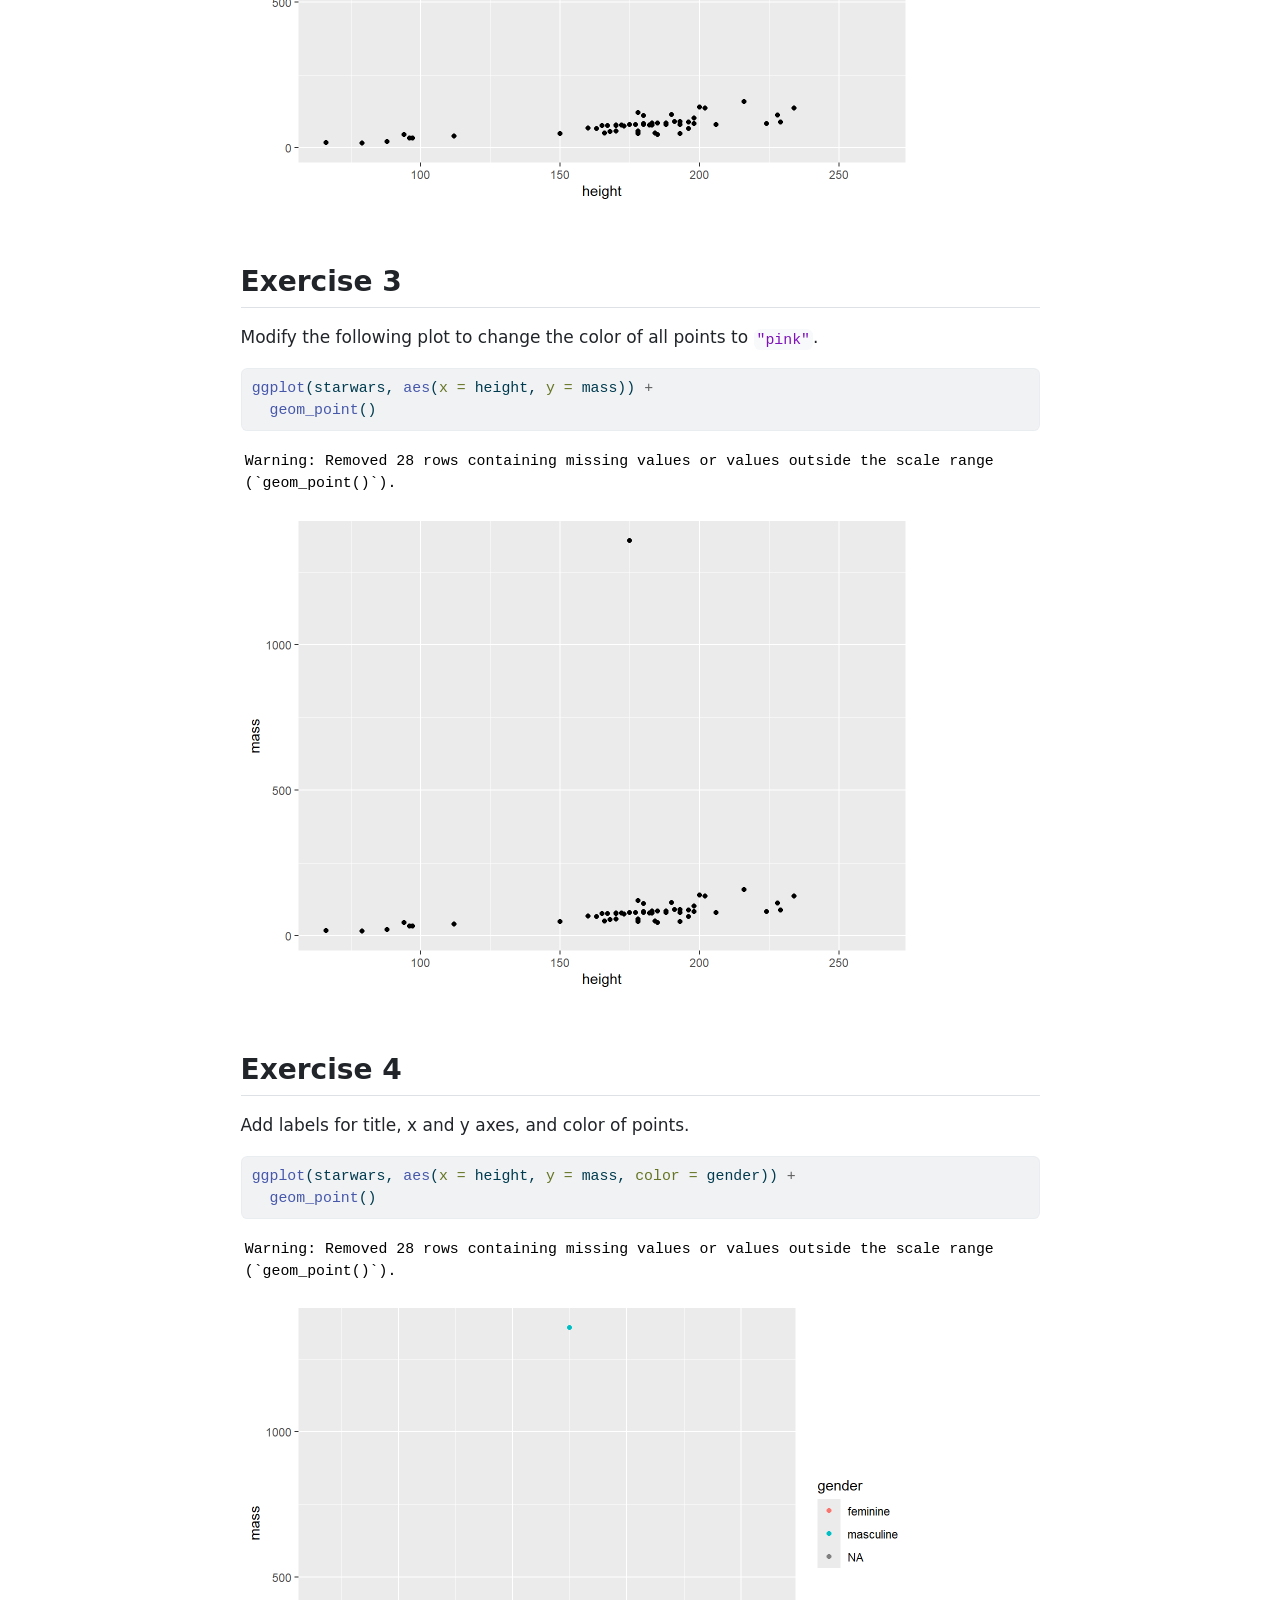
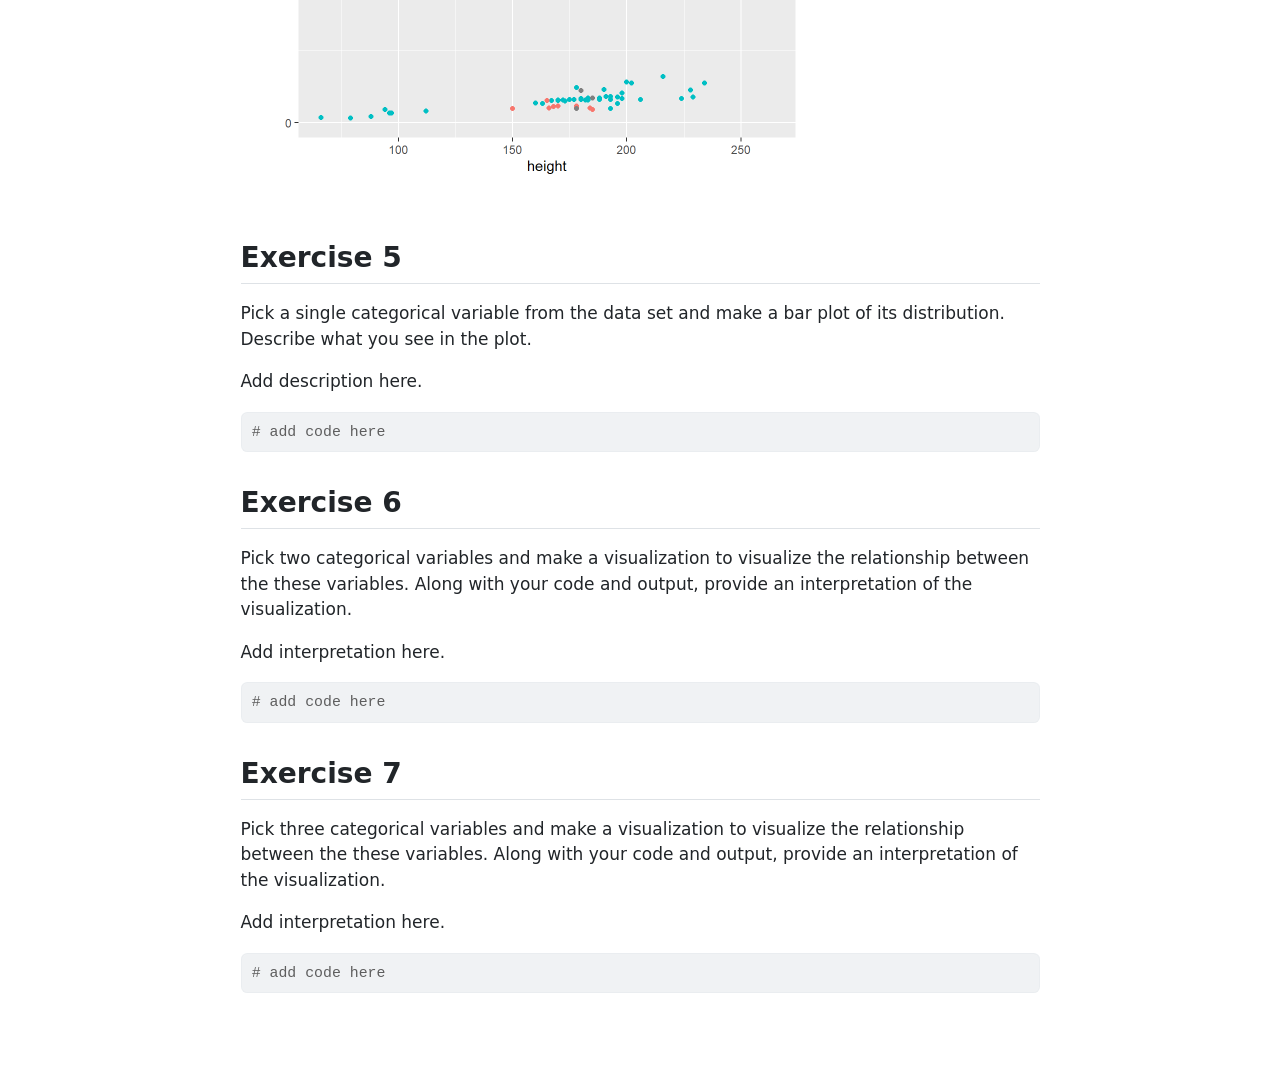
<file: R/3-2-starwars-characters.html>
<!DOCTYPE html>
<html xmlns="http://www.w3.org/1999/xhtml" lang="en" xml:lang="en"><head>

<meta charset="utf-8">
<meta name="generator" content="quarto-1.5.57">

<meta name="viewport" content="width=device-width, initial-scale=1.0, user-scalable=yes">


<title>Starwars characters</title>
<style>
code{white-space: pre-wrap;}
span.smallcaps{font-variant: small-caps;}
div.columns{display: flex; gap: min(4vw, 1.5em);}
div.column{flex: auto; overflow-x: auto;}
div.hanging-indent{margin-left: 1.5em; text-indent: -1.5em;}
ul.task-list{list-style: none;}
ul.task-list li input[type="checkbox"] {
  width: 0.8em;
  margin: 0 0.8em 0.2em -1em; /* quarto-specific, see https://github.com/quarto-dev/quarto-cli/issues/4556 */ 
  vertical-align: middle;
}
/* CSS for syntax highlighting */
pre > code.sourceCode { white-space: pre; position: relative; }
pre > code.sourceCode > span { line-height: 1.25; }
pre > code.sourceCode > span:empty { height: 1.2em; }
.sourceCode { overflow: visible; }
code.sourceCode > span { color: inherit; text-decoration: inherit; }
div.sourceCode { margin: 1em 0; }
pre.sourceCode { margin: 0; }
@media screen {
div.sourceCode { overflow: auto; }
}
@media print {
pre > code.sourceCode { white-space: pre-wrap; }
pre > code.sourceCode > span { display: inline-block; text-indent: -5em; padding-left: 5em; }
}
pre.numberSource code
  { counter-reset: source-line 0; }
pre.numberSource code > span
  { position: relative; left: -4em; counter-increment: source-line; }
pre.numberSource code > span > a:first-child::before
  { content: counter(source-line);
    position: relative; left: -1em; text-align: right; vertical-align: baseline;
    border: none; display: inline-block;
    -webkit-touch-callout: none; -webkit-user-select: none;
    -khtml-user-select: none; -moz-user-select: none;
    -ms-user-select: none; user-select: none;
    padding: 0 4px; width: 4em;
  }
pre.numberSource { margin-left: 3em;  padding-left: 4px; }
div.sourceCode
  {   }
@media screen {
pre > code.sourceCode > span > a:first-child::before { text-decoration: underline; }
}
</style>


<script src="3-2-starwars-characters_files/libs/clipboard/clipboard.min.js"></script>
<script src="3-2-starwars-characters_files/libs/quarto-html/quarto.js"></script>
<script src="3-2-starwars-characters_files/libs/quarto-html/popper.min.js"></script>
<script src="3-2-starwars-characters_files/libs/quarto-html/tippy.umd.min.js"></script>
<script src="3-2-starwars-characters_files/libs/quarto-html/anchor.min.js"></script>
<link href="3-2-starwars-characters_files/libs/quarto-html/tippy.css" rel="stylesheet">
<link href="3-2-starwars-characters_files/libs/quarto-html/quarto-syntax-highlighting.css" rel="stylesheet" id="quarto-text-highlighting-styles">
<script src="3-2-starwars-characters_files/libs/bootstrap/bootstrap.min.js"></script>
<link href="3-2-starwars-characters_files/libs/bootstrap/bootstrap-icons.css" rel="stylesheet">
<link href="3-2-starwars-characters_files/libs/bootstrap/bootstrap.min.css" rel="stylesheet" id="quarto-bootstrap" data-mode="light">


</head>

<body class="fullcontent">

<div id="quarto-content" class="page-columns page-rows-contents page-layout-article">

<main class="content" id="quarto-document-content">

<header id="title-block-header" class="quarto-title-block default">
<div class="quarto-title">
<h1 class="title">Starwars characters</h1>
</div>



<div class="quarto-title-meta">

    
  
    
  </div>
  


</header>


<section id="introduction" class="level1">
<h1>Introduction</h1>
<p>You might not be a Star Wars fan, but you’ve probably heard of the movie franchise!</p>
<section id="packages" class="level2">
<h2 class="anchored" data-anchor-id="packages">Packages</h2>
<p>We will use the <strong>tidyverse</strong> packages for data wrangling and for the data.</p>
</section>
<section id="data" class="level2">
<h2 class="anchored" data-anchor-id="data">Data</h2>
<p>The dataset we will explore is called <code>starwars</code>.</p>
</section>
</section>
<section id="star-wars-characters" class="level1">
<h1>Star Wars characters</h1>
<section id="exercise-1" class="level2">
<h2 class="anchored" data-anchor-id="exercise-1">Exercise 1</h2>
<p>Glimpse at the starwars data frame.</p>
<div class="cell">
<div class="sourceCode cell-code" id="cb1"><pre class="sourceCode r code-with-copy"><code class="sourceCode r"><span id="cb1-1"><a href="#cb1-1" aria-hidden="true" tabindex="-1"></a><span class="fu">glimpse</span>(starwars)</span></code><button title="Copy to Clipboard" class="code-copy-button"><i class="bi"></i></button></pre></div>
<div class="cell-output cell-output-stdout">
<pre><code>Rows: 87
Columns: 14
$ name       &lt;chr&gt; "Luke Skywalker", "C-3PO", "R2-D2", "Darth Vader", "Leia Or…
$ height     &lt;int&gt; 172, 167, 96, 202, 150, 178, 165, 97, 183, 182, 188, 180, 2…
$ mass       &lt;dbl&gt; 77.0, 75.0, 32.0, 136.0, 49.0, 120.0, 75.0, 32.0, 84.0, 77.…
$ hair_color &lt;chr&gt; "blond", NA, NA, "none", "brown", "brown, grey", "brown", N…
$ skin_color &lt;chr&gt; "fair", "gold", "white, blue", "white", "light", "light", "…
$ eye_color  &lt;chr&gt; "blue", "yellow", "red", "yellow", "brown", "blue", "blue",…
$ birth_year &lt;dbl&gt; 19.0, 112.0, 33.0, 41.9, 19.0, 52.0, 47.0, NA, 24.0, 57.0, …
$ sex        &lt;chr&gt; "male", "none", "none", "male", "female", "male", "female",…
$ gender     &lt;chr&gt; "masculine", "masculine", "masculine", "masculine", "femini…
$ homeworld  &lt;chr&gt; "Tatooine", "Tatooine", "Naboo", "Tatooine", "Alderaan", "T…
$ species    &lt;chr&gt; "Human", "Droid", "Droid", "Human", "Human", "Human", "Huma…
$ films      &lt;list&gt; &lt;"A New Hope", "The Empire Strikes Back", "Return of the J…
$ vehicles   &lt;list&gt; &lt;"Snowspeeder", "Imperial Speeder Bike"&gt;, &lt;&gt;, &lt;&gt;, &lt;&gt;, "Imp…
$ starships  &lt;list&gt; &lt;"X-wing", "Imperial shuttle"&gt;, &lt;&gt;, &lt;&gt;, "TIE Advanced x1",…</code></pre>
</div>
</div>
</section>
<section id="exercise-2" class="level2">
<h2 class="anchored" data-anchor-id="exercise-2">Exercise 2</h2>
<p>Modify the following plot to change color the points by gender.</p>
<div class="cell">
<div class="sourceCode cell-code" id="cb3"><pre class="sourceCode r code-with-copy"><code class="sourceCode r"><span id="cb3-1"><a href="#cb3-1" aria-hidden="true" tabindex="-1"></a><span class="fu">ggplot</span>(starwars, <span class="fu">aes</span>(<span class="at">x =</span> height, <span class="at">y =</span> mass)) <span class="sc">+</span></span>
<span id="cb3-2"><a href="#cb3-2" aria-hidden="true" tabindex="-1"></a>  <span class="fu">geom_point</span>()</span></code><button title="Copy to Clipboard" class="code-copy-button"><i class="bi"></i></button></pre></div>
<div class="cell-output cell-output-stderr">
<pre><code>Warning: Removed 28 rows containing missing values or values outside the scale range
(`geom_point()`).</code></pre>
</div>
<div class="cell-output-display">
<div>
<figure class="figure">
<p><img src="3-2-starwars-characters_files/figure-html/scatterplot-gender-1.png" class="img-fluid figure-img" width="672"></p>
</figure>
</div>
</div>
</div>
</section>
<section id="exercise-3" class="level2">
<h2 class="anchored" data-anchor-id="exercise-3">Exercise 3</h2>
<p>Modify the following plot to change the color of all points to <code>"pink"</code>.</p>
<div class="cell">
<div class="sourceCode cell-code" id="cb5"><pre class="sourceCode r code-with-copy"><code class="sourceCode r"><span id="cb5-1"><a href="#cb5-1" aria-hidden="true" tabindex="-1"></a><span class="fu">ggplot</span>(starwars, <span class="fu">aes</span>(<span class="at">x =</span> height, <span class="at">y =</span> mass)) <span class="sc">+</span></span>
<span id="cb5-2"><a href="#cb5-2" aria-hidden="true" tabindex="-1"></a>  <span class="fu">geom_point</span>()</span></code><button title="Copy to Clipboard" class="code-copy-button"><i class="bi"></i></button></pre></div>
<div class="cell-output cell-output-stderr">
<pre><code>Warning: Removed 28 rows containing missing values or values outside the scale range
(`geom_point()`).</code></pre>
</div>
<div class="cell-output-display">
<div>
<figure class="figure">
<p><img src="3-2-starwars-characters_files/figure-html/scatterplot-pink-1.png" class="img-fluid figure-img" width="672"></p>
</figure>
</div>
</div>
</div>
</section>
<section id="exercise-4" class="level2">
<h2 class="anchored" data-anchor-id="exercise-4">Exercise 4</h2>
<p>Add labels for title, x and y axes, and color of points.</p>
<div class="cell">
<div class="sourceCode cell-code" id="cb7"><pre class="sourceCode r code-with-copy"><code class="sourceCode r"><span id="cb7-1"><a href="#cb7-1" aria-hidden="true" tabindex="-1"></a><span class="fu">ggplot</span>(starwars, <span class="fu">aes</span>(<span class="at">x =</span> height, <span class="at">y =</span> mass, <span class="at">color =</span> gender)) <span class="sc">+</span></span>
<span id="cb7-2"><a href="#cb7-2" aria-hidden="true" tabindex="-1"></a>  <span class="fu">geom_point</span>()</span></code><button title="Copy to Clipboard" class="code-copy-button"><i class="bi"></i></button></pre></div>
<div class="cell-output cell-output-stderr">
<pre><code>Warning: Removed 28 rows containing missing values or values outside the scale range
(`geom_point()`).</code></pre>
</div>
<div class="cell-output-display">
<div>
<figure class="figure">
<p><img src="3-2-starwars-characters_files/figure-html/scatterplot-labels-1.png" class="img-fluid figure-img" width="672"></p>
</figure>
</div>
</div>
</div>
</section>
<section id="exercise-5" class="level2">
<h2 class="anchored" data-anchor-id="exercise-5">Exercise 5</h2>
<p>Pick a single categorical variable from the data set and make a bar plot of its distribution. Describe what you see in the plot.</p>
<p>Add description here.</p>
<div class="cell">
<div class="sourceCode cell-code" id="cb9"><pre class="sourceCode r code-with-copy"><code class="sourceCode r"><span id="cb9-1"><a href="#cb9-1" aria-hidden="true" tabindex="-1"></a><span class="co"># add code here</span></span></code><button title="Copy to Clipboard" class="code-copy-button"><i class="bi"></i></button></pre></div>
</div>
</section>
<section id="exercise-6" class="level2">
<h2 class="anchored" data-anchor-id="exercise-6">Exercise 6</h2>
<p>Pick two categorical variables and make a visualization to visualize the relationship between the these variables. Along with your code and output, provide an interpretation of the visualization.</p>
<p>Add interpretation here.</p>
<div class="cell">
<div class="sourceCode cell-code" id="cb10"><pre class="sourceCode r code-with-copy"><code class="sourceCode r"><span id="cb10-1"><a href="#cb10-1" aria-hidden="true" tabindex="-1"></a><span class="co"># add code here</span></span></code><button title="Copy to Clipboard" class="code-copy-button"><i class="bi"></i></button></pre></div>
</div>
</section>
<section id="exercise-7" class="level2">
<h2 class="anchored" data-anchor-id="exercise-7">Exercise 7</h2>
<p>Pick three categorical variables and make a visualization to visualize the relationship between the these variables. Along with your code and output, provide an interpretation of the visualization.</p>
<p>Add interpretation here.</p>
<div class="cell">
<div class="sourceCode cell-code" id="cb11"><pre class="sourceCode r code-with-copy"><code class="sourceCode r"><span id="cb11-1"><a href="#cb11-1" aria-hidden="true" tabindex="-1"></a><span class="co"># add code here</span></span></code><button title="Copy to Clipboard" class="code-copy-button"><i class="bi"></i></button></pre></div>
</div>
</section>
</section>

</main>
<!-- /main column -->
<script id="quarto-html-after-body" type="application/javascript">
window.document.addEventListener("DOMContentLoaded", function (event) {
  const toggleBodyColorMode = (bsSheetEl) => {
    const mode = bsSheetEl.getAttribute("data-mode");
    const bodyEl = window.document.querySelector("body");
    if (mode === "dark") {
      bodyEl.classList.add("quarto-dark");
      bodyEl.classList.remove("quarto-light");
    } else {
      bodyEl.classList.add("quarto-light");
      bodyEl.classList.remove("quarto-dark");
    }
  }
  const toggleBodyColorPrimary = () => {
    const bsSheetEl = window.document.querySelector("link#quarto-bootstrap");
    if (bsSheetEl) {
      toggleBodyColorMode(bsSheetEl);
    }
  }
  toggleBodyColorPrimary();  
  const icon = "";
  const anchorJS = new window.AnchorJS();
  anchorJS.options = {
    placement: 'right',
    icon: icon
  };
  anchorJS.add('.anchored');
  const isCodeAnnotation = (el) => {
    for (const clz of el.classList) {
      if (clz.startsWith('code-annotation-')) {                     
        return true;
      }
    }
    return false;
  }
  const onCopySuccess = function(e) {
    // button target
    const button = e.trigger;
    // don't keep focus
    button.blur();
    // flash "checked"
    button.classList.add('code-copy-button-checked');
    var currentTitle = button.getAttribute("title");
    button.setAttribute("title", "Copied!");
    let tooltip;
    if (window.bootstrap) {
      button.setAttribute("data-bs-toggle", "tooltip");
      button.setAttribute("data-bs-placement", "left");
      button.setAttribute("data-bs-title", "Copied!");
      tooltip = new bootstrap.Tooltip(button, 
        { trigger: "manual", 
          customClass: "code-copy-button-tooltip",
          offset: [0, -8]});
      tooltip.show();    
    }
    setTimeout(function() {
      if (tooltip) {
        tooltip.hide();
        button.removeAttribute("data-bs-title");
        button.removeAttribute("data-bs-toggle");
        button.removeAttribute("data-bs-placement");
      }
      button.setAttribute("title", currentTitle);
      button.classList.remove('code-copy-button-checked');
    }, 1000);
    // clear code selection
    e.clearSelection();
  }
  const getTextToCopy = function(trigger) {
      const codeEl = trigger.previousElementSibling.cloneNode(true);
      for (const childEl of codeEl.children) {
        if (isCodeAnnotation(childEl)) {
          childEl.remove();
        }
      }
      return codeEl.innerText;
  }
  const clipboard = new window.ClipboardJS('.code-copy-button:not([data-in-quarto-modal])', {
    text: getTextToCopy
  });
  clipboard.on('success', onCopySuccess);
  if (window.document.getElementById('quarto-embedded-source-code-modal')) {
    // For code content inside modals, clipBoardJS needs to be initialized with a container option
    // TODO: Check when it could be a function (https://github.com/zenorocha/clipboard.js/issues/860)
    const clipboardModal = new window.ClipboardJS('.code-copy-button[data-in-quarto-modal]', {
      text: getTextToCopy,
      container: window.document.getElementById('quarto-embedded-source-code-modal')
    });
    clipboardModal.on('success', onCopySuccess);
  }
    var localhostRegex = new RegExp(/^(?:http|https):\/\/localhost\:?[0-9]*\//);
    var mailtoRegex = new RegExp(/^mailto:/);
      var filterRegex = new RegExp('/' + window.location.host + '/');
    var isInternal = (href) => {
        return filterRegex.test(href) || localhostRegex.test(href) || mailtoRegex.test(href);
    }
    // Inspect non-navigation links and adorn them if external
 	var links = window.document.querySelectorAll('a[href]:not(.nav-link):not(.navbar-brand):not(.toc-action):not(.sidebar-link):not(.sidebar-item-toggle):not(.pagination-link):not(.no-external):not([aria-hidden]):not(.dropdown-item):not(.quarto-navigation-tool):not(.about-link)');
    for (var i=0; i<links.length; i++) {
      const link = links[i];
      if (!isInternal(link.href)) {
        // undo the damage that might have been done by quarto-nav.js in the case of
        // links that we want to consider external
        if (link.dataset.originalHref !== undefined) {
          link.href = link.dataset.originalHref;
        }
      }
    }
  function tippyHover(el, contentFn, onTriggerFn, onUntriggerFn) {
    const config = {
      allowHTML: true,
      maxWidth: 500,
      delay: 100,
      arrow: false,
      appendTo: function(el) {
          return el.parentElement;
      },
      interactive: true,
      interactiveBorder: 10,
      theme: 'quarto',
      placement: 'bottom-start',
    };
    if (contentFn) {
      config.content = contentFn;
    }
    if (onTriggerFn) {
      config.onTrigger = onTriggerFn;
    }
    if (onUntriggerFn) {
      config.onUntrigger = onUntriggerFn;
    }
    window.tippy(el, config); 
  }
  const noterefs = window.document.querySelectorAll('a[role="doc-noteref"]');
  for (var i=0; i<noterefs.length; i++) {
    const ref = noterefs[i];
    tippyHover(ref, function() {
      // use id or data attribute instead here
      let href = ref.getAttribute('data-footnote-href') || ref.getAttribute('href');
      try { href = new URL(href).hash; } catch {}
      const id = href.replace(/^#\/?/, "");
      const note = window.document.getElementById(id);
      if (note) {
        return note.innerHTML;
      } else {
        return "";
      }
    });
  }
  const xrefs = window.document.querySelectorAll('a.quarto-xref');
  const processXRef = (id, note) => {
    // Strip column container classes
    const stripColumnClz = (el) => {
      el.classList.remove("page-full", "page-columns");
      if (el.children) {
        for (const child of el.children) {
          stripColumnClz(child);
        }
      }
    }
    stripColumnClz(note)
    if (id === null || id.startsWith('sec-')) {
      // Special case sections, only their first couple elements
      const container = document.createElement("div");
      if (note.children && note.children.length > 2) {
        container.appendChild(note.children[0].cloneNode(true));
        for (let i = 1; i < note.children.length; i++) {
          const child = note.children[i];
          if (child.tagName === "P" && child.innerText === "") {
            continue;
          } else {
            container.appendChild(child.cloneNode(true));
            break;
          }
        }
        if (window.Quarto?.typesetMath) {
          window.Quarto.typesetMath(container);
        }
        return container.innerHTML
      } else {
        if (window.Quarto?.typesetMath) {
          window.Quarto.typesetMath(note);
        }
        return note.innerHTML;
      }
    } else {
      // Remove any anchor links if they are present
      const anchorLink = note.querySelector('a.anchorjs-link');
      if (anchorLink) {
        anchorLink.remove();
      }
      if (window.Quarto?.typesetMath) {
        window.Quarto.typesetMath(note);
      }
      // TODO in 1.5, we should make sure this works without a callout special case
      if (note.classList.contains("callout")) {
        return note.outerHTML;
      } else {
        return note.innerHTML;
      }
    }
  }
  for (var i=0; i<xrefs.length; i++) {
    const xref = xrefs[i];
    tippyHover(xref, undefined, function(instance) {
      instance.disable();
      let url = xref.getAttribute('href');
      let hash = undefined; 
      if (url.startsWith('#')) {
        hash = url;
      } else {
        try { hash = new URL(url).hash; } catch {}
      }
      if (hash) {
        const id = hash.replace(/^#\/?/, "");
        const note = window.document.getElementById(id);
        if (note !== null) {
          try {
            const html = processXRef(id, note.cloneNode(true));
            instance.setContent(html);
          } finally {
            instance.enable();
            instance.show();
          }
        } else {
          // See if we can fetch this
          fetch(url.split('#')[0])
          .then(res => res.text())
          .then(html => {
            const parser = new DOMParser();
            const htmlDoc = parser.parseFromString(html, "text/html");
            const note = htmlDoc.getElementById(id);
            if (note !== null) {
              const html = processXRef(id, note);
              instance.setContent(html);
            } 
          }).finally(() => {
            instance.enable();
            instance.show();
          });
        }
      } else {
        // See if we can fetch a full url (with no hash to target)
        // This is a special case and we should probably do some content thinning / targeting
        fetch(url)
        .then(res => res.text())
        .then(html => {
          const parser = new DOMParser();
          const htmlDoc = parser.parseFromString(html, "text/html");
          const note = htmlDoc.querySelector('main.content');
          if (note !== null) {
            // This should only happen for chapter cross references
            // (since there is no id in the URL)
            // remove the first header
            if (note.children.length > 0 && note.children[0].tagName === "HEADER") {
              note.children[0].remove();
            }
            const html = processXRef(null, note);
            instance.setContent(html);
          } 
        }).finally(() => {
          instance.enable();
          instance.show();
        });
      }
    }, function(instance) {
    });
  }
      let selectedAnnoteEl;
      const selectorForAnnotation = ( cell, annotation) => {
        let cellAttr = 'data-code-cell="' + cell + '"';
        let lineAttr = 'data-code-annotation="' +  annotation + '"';
        const selector = 'span[' + cellAttr + '][' + lineAttr + ']';
        return selector;
      }
      const selectCodeLines = (annoteEl) => {
        const doc = window.document;
        const targetCell = annoteEl.getAttribute("data-target-cell");
        const targetAnnotation = annoteEl.getAttribute("data-target-annotation");
        const annoteSpan = window.document.querySelector(selectorForAnnotation(targetCell, targetAnnotation));
        const lines = annoteSpan.getAttribute("data-code-lines").split(",");
        const lineIds = lines.map((line) => {
          return targetCell + "-" + line;
        })
        let top = null;
        let height = null;
        let parent = null;
        if (lineIds.length > 0) {
            //compute the position of the single el (top and bottom and make a div)
            const el = window.document.getElementById(lineIds[0]);
            top = el.offsetTop;
            height = el.offsetHeight;
            parent = el.parentElement.parentElement;
          if (lineIds.length > 1) {
            const lastEl = window.document.getElementById(lineIds[lineIds.length - 1]);
            const bottom = lastEl.offsetTop + lastEl.offsetHeight;
            height = bottom - top;
          }
          if (top !== null && height !== null && parent !== null) {
            // cook up a div (if necessary) and position it 
            let div = window.document.getElementById("code-annotation-line-highlight");
            if (div === null) {
              div = window.document.createElement("div");
              div.setAttribute("id", "code-annotation-line-highlight");
              div.style.position = 'absolute';
              parent.appendChild(div);
            }
            div.style.top = top - 2 + "px";
            div.style.height = height + 4 + "px";
            div.style.left = 0;
            let gutterDiv = window.document.getElementById("code-annotation-line-highlight-gutter");
            if (gutterDiv === null) {
              gutterDiv = window.document.createElement("div");
              gutterDiv.setAttribute("id", "code-annotation-line-highlight-gutter");
              gutterDiv.style.position = 'absolute';
              const codeCell = window.document.getElementById(targetCell);
              const gutter = codeCell.querySelector('.code-annotation-gutter');
              gutter.appendChild(gutterDiv);
            }
            gutterDiv.style.top = top - 2 + "px";
            gutterDiv.style.height = height + 4 + "px";
          }
          selectedAnnoteEl = annoteEl;
        }
      };
      const unselectCodeLines = () => {
        const elementsIds = ["code-annotation-line-highlight", "code-annotation-line-highlight-gutter"];
        elementsIds.forEach((elId) => {
          const div = window.document.getElementById(elId);
          if (div) {
            div.remove();
          }
        });
        selectedAnnoteEl = undefined;
      };
        // Handle positioning of the toggle
    window.addEventListener(
      "resize",
      throttle(() => {
        elRect = undefined;
        if (selectedAnnoteEl) {
          selectCodeLines(selectedAnnoteEl);
        }
      }, 10)
    );
    function throttle(fn, ms) {
    let throttle = false;
    let timer;
      return (...args) => {
        if(!throttle) { // first call gets through
            fn.apply(this, args);
            throttle = true;
        } else { // all the others get throttled
            if(timer) clearTimeout(timer); // cancel #2
            timer = setTimeout(() => {
              fn.apply(this, args);
              timer = throttle = false;
            }, ms);
        }
      };
    }
      // Attach click handler to the DT
      const annoteDls = window.document.querySelectorAll('dt[data-target-cell]');
      for (const annoteDlNode of annoteDls) {
        annoteDlNode.addEventListener('click', (event) => {
          const clickedEl = event.target;
          if (clickedEl !== selectedAnnoteEl) {
            unselectCodeLines();
            const activeEl = window.document.querySelector('dt[data-target-cell].code-annotation-active');
            if (activeEl) {
              activeEl.classList.remove('code-annotation-active');
            }
            selectCodeLines(clickedEl);
            clickedEl.classList.add('code-annotation-active');
          } else {
            // Unselect the line
            unselectCodeLines();
            clickedEl.classList.remove('code-annotation-active');
          }
        });
      }
  const findCites = (el) => {
    const parentEl = el.parentElement;
    if (parentEl) {
      const cites = parentEl.dataset.cites;
      if (cites) {
        return {
          el,
          cites: cites.split(' ')
        };
      } else {
        return findCites(el.parentElement)
      }
    } else {
      return undefined;
    }
  };
  var bibliorefs = window.document.querySelectorAll('a[role="doc-biblioref"]');
  for (var i=0; i<bibliorefs.length; i++) {
    const ref = bibliorefs[i];
    const citeInfo = findCites(ref);
    if (citeInfo) {
      tippyHover(citeInfo.el, function() {
        var popup = window.document.createElement('div');
        citeInfo.cites.forEach(function(cite) {
          var citeDiv = window.document.createElement('div');
          citeDiv.classList.add('hanging-indent');
          citeDiv.classList.add('csl-entry');
          var biblioDiv = window.document.getElementById('ref-' + cite);
          if (biblioDiv) {
            citeDiv.innerHTML = biblioDiv.innerHTML;
          }
          popup.appendChild(citeDiv);
        });
        return popup.innerHTML;
      });
    }
  }
});
</script>
</div> <!-- /content -->




</body></html>
</file>
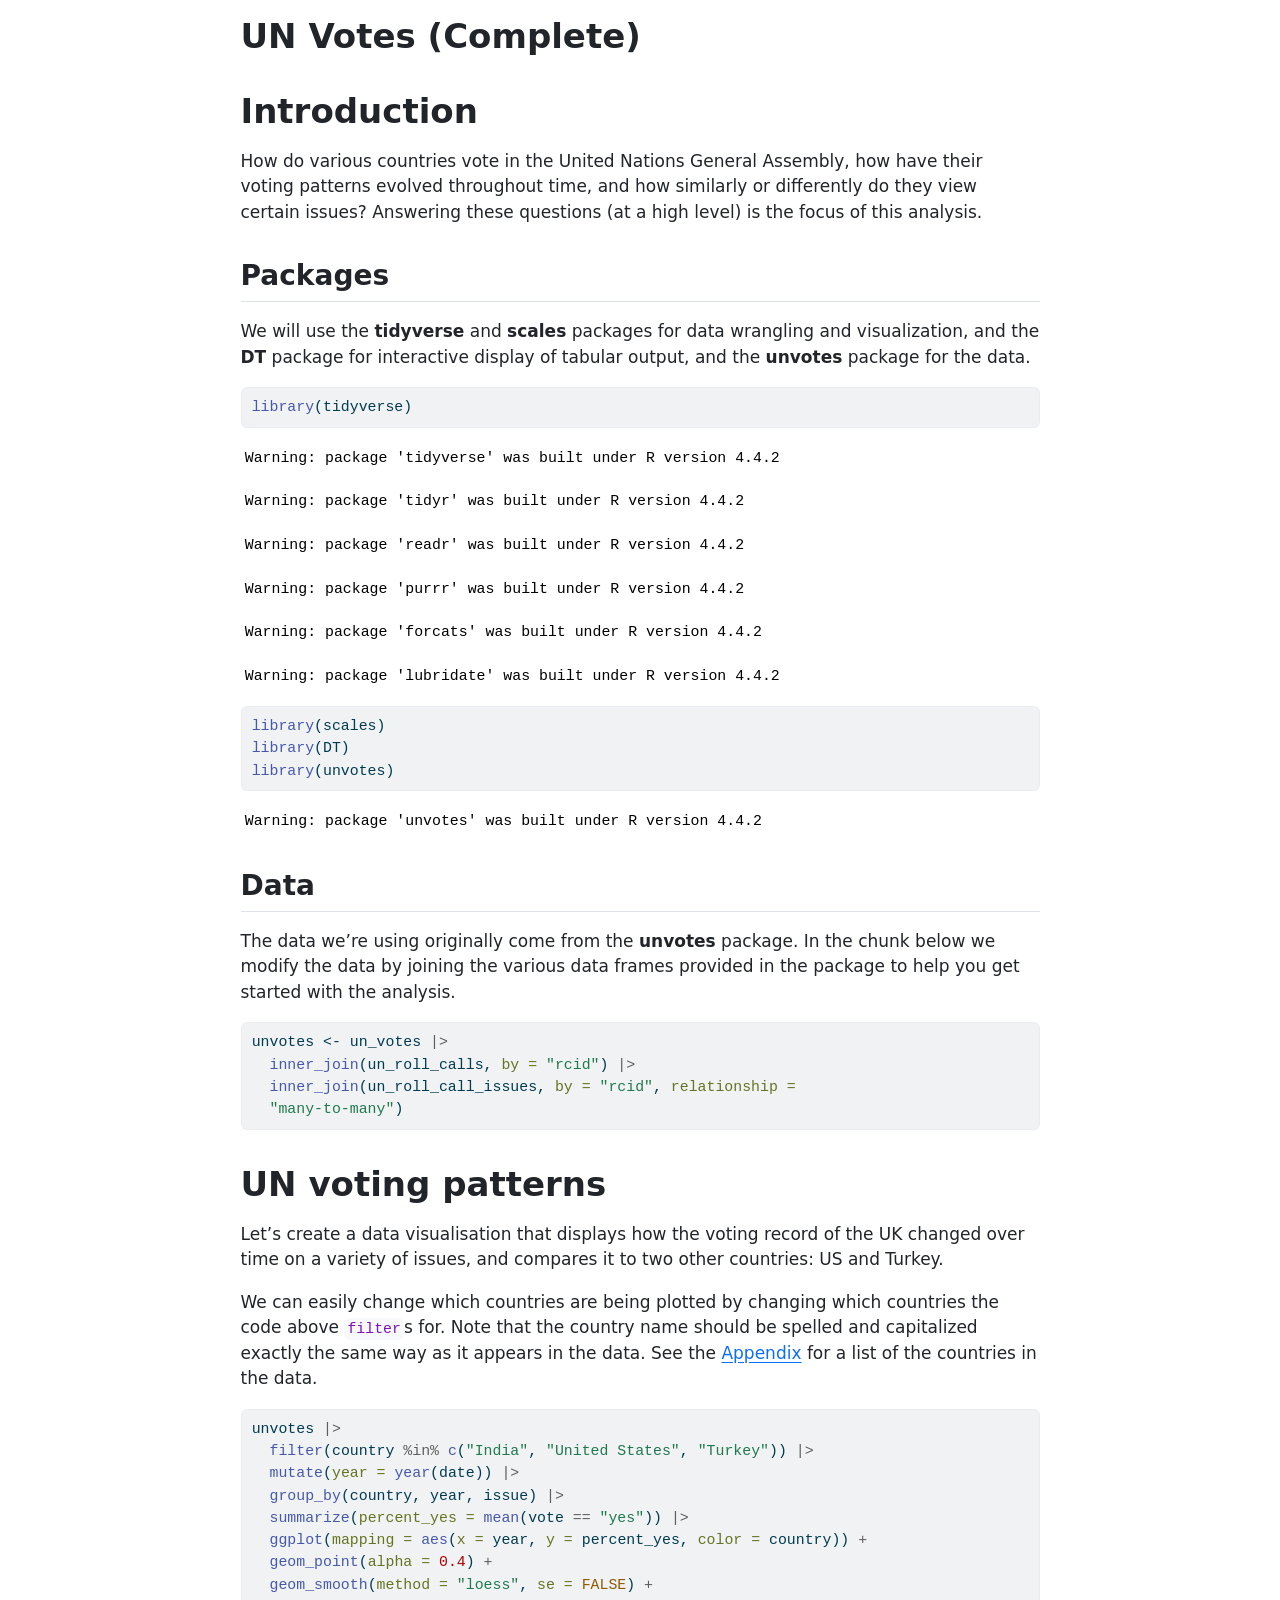
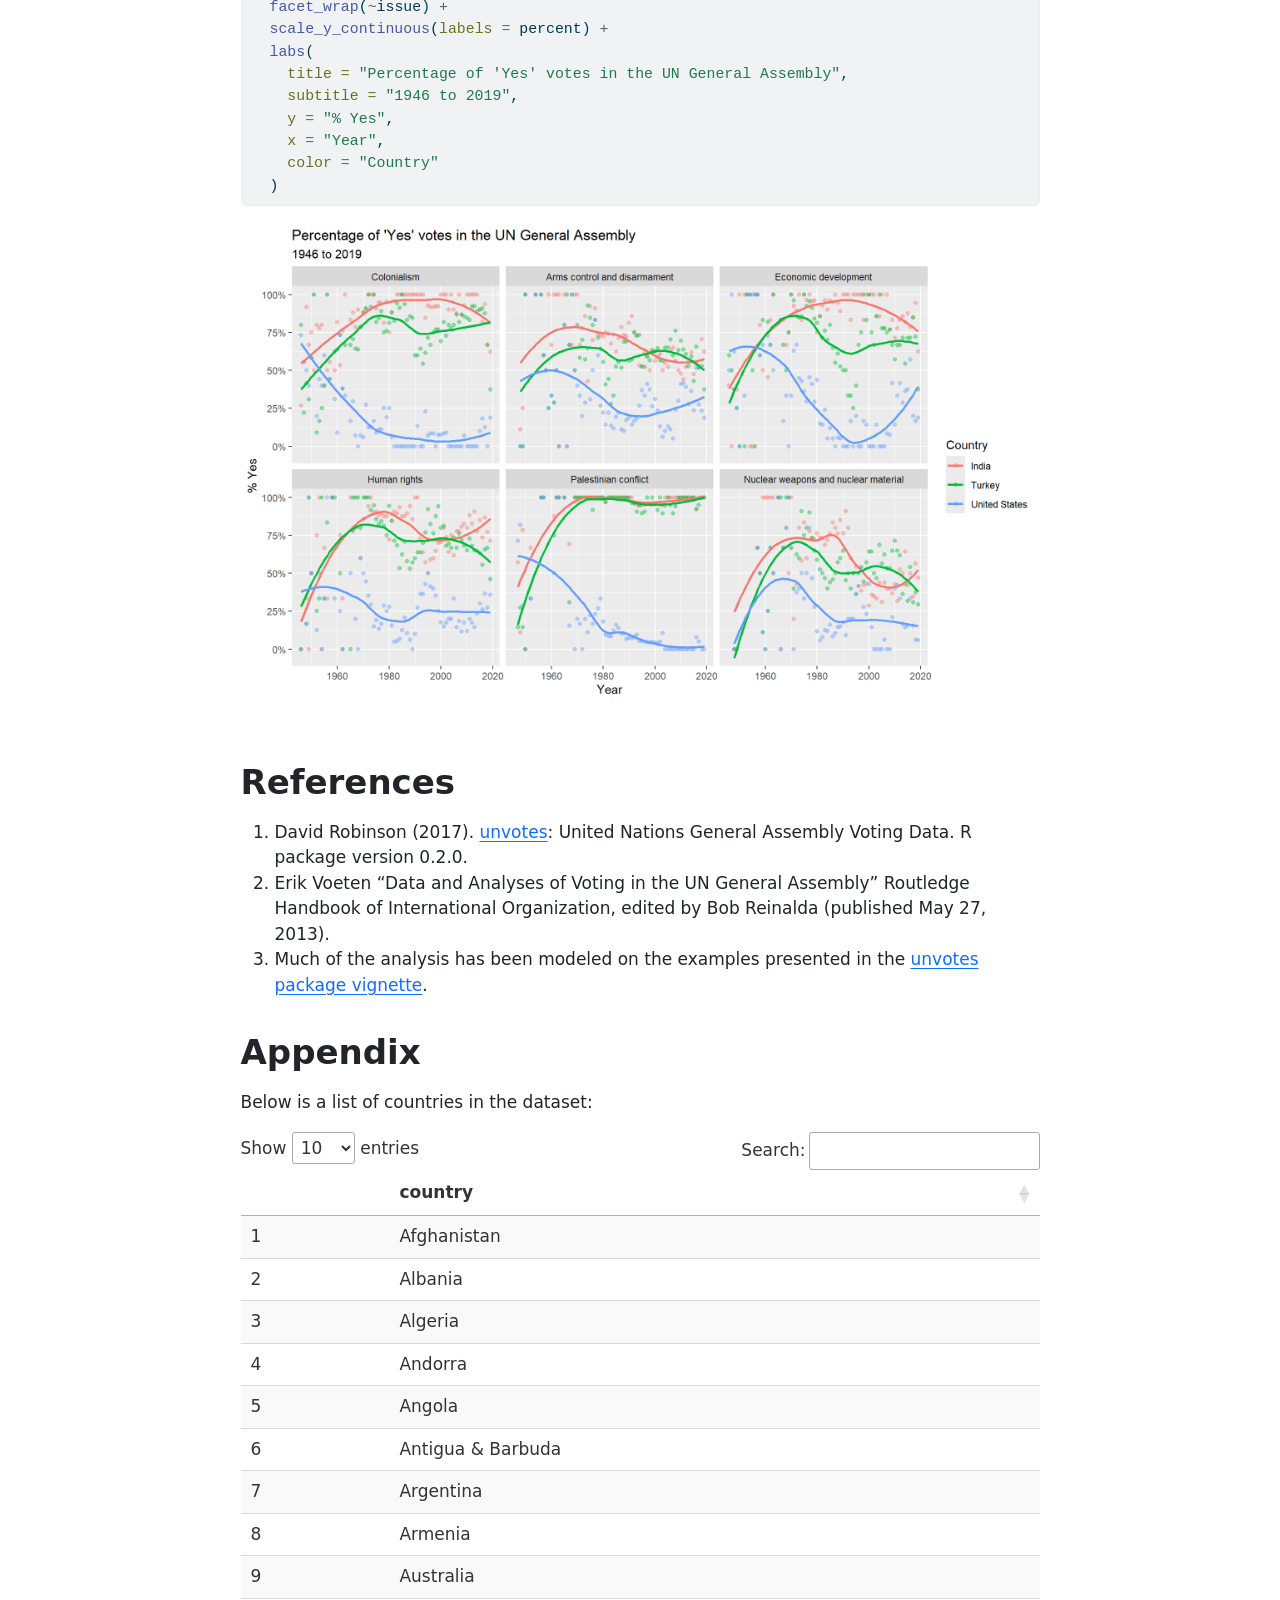
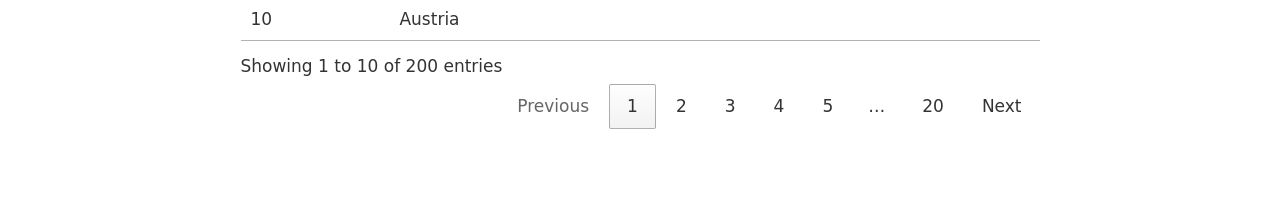
<file: R/unvotes/1-1-unvotes-eov.html>
<!DOCTYPE html>
<html xmlns="http://www.w3.org/1999/xhtml" lang="en" xml:lang="en"><head>

<meta charset="utf-8">
<meta name="generator" content="quarto-1.5.57">

<meta name="viewport" content="width=device-width, initial-scale=1.0, user-scalable=yes">


<title>UN Votes (Complete)</title>
<style>
code{white-space: pre-wrap;}
span.smallcaps{font-variant: small-caps;}
div.columns{display: flex; gap: min(4vw, 1.5em);}
div.column{flex: auto; overflow-x: auto;}
div.hanging-indent{margin-left: 1.5em; text-indent: -1.5em;}
ul.task-list{list-style: none;}
ul.task-list li input[type="checkbox"] {
  width: 0.8em;
  margin: 0 0.8em 0.2em -1em; /* quarto-specific, see https://github.com/quarto-dev/quarto-cli/issues/4556 */ 
  vertical-align: middle;
}
/* CSS for syntax highlighting */
pre > code.sourceCode { white-space: pre; position: relative; }
pre > code.sourceCode > span { line-height: 1.25; }
pre > code.sourceCode > span:empty { height: 1.2em; }
.sourceCode { overflow: visible; }
code.sourceCode > span { color: inherit; text-decoration: inherit; }
div.sourceCode { margin: 1em 0; }
pre.sourceCode { margin: 0; }
@media screen {
div.sourceCode { overflow: auto; }
}
@media print {
pre > code.sourceCode { white-space: pre-wrap; }
pre > code.sourceCode > span { display: inline-block; text-indent: -5em; padding-left: 5em; }
}
pre.numberSource code
  { counter-reset: source-line 0; }
pre.numberSource code > span
  { position: relative; left: -4em; counter-increment: source-line; }
pre.numberSource code > span > a:first-child::before
  { content: counter(source-line);
    position: relative; left: -1em; text-align: right; vertical-align: baseline;
    border: none; display: inline-block;
    -webkit-touch-callout: none; -webkit-user-select: none;
    -khtml-user-select: none; -moz-user-select: none;
    -ms-user-select: none; user-select: none;
    padding: 0 4px; width: 4em;
  }
pre.numberSource { margin-left: 3em;  padding-left: 4px; }
div.sourceCode
  {   }
@media screen {
pre > code.sourceCode > span > a:first-child::before { text-decoration: underline; }
}
</style>


<script src="1-1-unvotes-eov_files/libs/clipboard/clipboard.min.js"></script>
<script src="1-1-unvotes-eov_files/libs/quarto-html/quarto.js"></script>
<script src="1-1-unvotes-eov_files/libs/quarto-html/popper.min.js"></script>
<script src="1-1-unvotes-eov_files/libs/quarto-html/tippy.umd.min.js"></script>
<script src="1-1-unvotes-eov_files/libs/quarto-html/anchor.min.js"></script>
<link href="1-1-unvotes-eov_files/libs/quarto-html/tippy.css" rel="stylesheet">
<link href="1-1-unvotes-eov_files/libs/quarto-html/quarto-syntax-highlighting.css" rel="stylesheet" id="quarto-text-highlighting-styles">
<script src="1-1-unvotes-eov_files/libs/bootstrap/bootstrap.min.js"></script>
<link href="1-1-unvotes-eov_files/libs/bootstrap/bootstrap-icons.css" rel="stylesheet">
<link href="1-1-unvotes-eov_files/libs/bootstrap/bootstrap.min.css" rel="stylesheet" id="quarto-bootstrap" data-mode="light">
<link href="1-1-unvotes-eov_files/libs/htmltools-fill-0.5.8.1/fill.css" rel="stylesheet">

<script src="1-1-unvotes-eov_files/libs/htmlwidgets-1.6.4/htmlwidgets.js"></script>

<link href="1-1-unvotes-eov_files/libs/datatables-css-0.0.0/datatables-crosstalk.css" rel="stylesheet">

<script src="1-1-unvotes-eov_files/libs/datatables-binding-0.33/datatables.js"></script>

<script src="1-1-unvotes-eov_files/libs/jquery-3.6.0/jquery-3.6.0.min.js"></script>

<link href="1-1-unvotes-eov_files/libs/dt-core-1.13.6/css/jquery.dataTables.min.css" rel="stylesheet">

<link href="1-1-unvotes-eov_files/libs/dt-core-1.13.6/css/jquery.dataTables.extra.css" rel="stylesheet">

<script src="1-1-unvotes-eov_files/libs/dt-core-1.13.6/js/jquery.dataTables.min.js"></script>

<link href="1-1-unvotes-eov_files/libs/crosstalk-1.2.1/css/crosstalk.min.css" rel="stylesheet">

<script src="1-1-unvotes-eov_files/libs/crosstalk-1.2.1/js/crosstalk.min.js"></script>



</head>

<body class="fullcontent">

<div id="quarto-content" class="page-columns page-rows-contents page-layout-article">

<main class="content" id="quarto-document-content">

<header id="title-block-header" class="quarto-title-block default">
<div class="quarto-title">
<h1 class="title">UN Votes (Complete)</h1>
</div>



<div class="quarto-title-meta">

    
  
    
  </div>
  


</header>


<section id="introduction" class="level1">
<h1>Introduction</h1>
<p>How do various countries vote in the United Nations General Assembly, how have their voting patterns evolved throughout time, and how similarly or differently do they view certain issues? Answering these questions (at a high level) is the focus of this analysis.</p>
<section id="packages" class="level2">
<h2 class="anchored" data-anchor-id="packages">Packages</h2>
<p>We will use the <strong>tidyverse</strong> and <strong>scales</strong> packages for data wrangling and visualization, and the <strong>DT</strong> package for interactive display of tabular output, and the <strong>unvotes</strong> package for the data.</p>
<div class="cell">
<div class="sourceCode cell-code" id="cb1"><pre class="sourceCode r code-with-copy"><code class="sourceCode r"><span id="cb1-1"><a href="#cb1-1" aria-hidden="true" tabindex="-1"></a><span class="fu">library</span>(tidyverse)</span></code><button title="Copy to Clipboard" class="code-copy-button"><i class="bi"></i></button></pre></div>
<div class="cell-output cell-output-stderr">
<pre><code>Warning: package 'tidyverse' was built under R version 4.4.2</code></pre>
</div>
<div class="cell-output cell-output-stderr">
<pre><code>Warning: package 'tidyr' was built under R version 4.4.2</code></pre>
</div>
<div class="cell-output cell-output-stderr">
<pre><code>Warning: package 'readr' was built under R version 4.4.2</code></pre>
</div>
<div class="cell-output cell-output-stderr">
<pre><code>Warning: package 'purrr' was built under R version 4.4.2</code></pre>
</div>
<div class="cell-output cell-output-stderr">
<pre><code>Warning: package 'forcats' was built under R version 4.4.2</code></pre>
</div>
<div class="cell-output cell-output-stderr">
<pre><code>Warning: package 'lubridate' was built under R version 4.4.2</code></pre>
</div>
<div class="sourceCode cell-code" id="cb8"><pre class="sourceCode r code-with-copy"><code class="sourceCode r"><span id="cb8-1"><a href="#cb8-1" aria-hidden="true" tabindex="-1"></a><span class="fu">library</span>(scales)</span>
<span id="cb8-2"><a href="#cb8-2" aria-hidden="true" tabindex="-1"></a><span class="fu">library</span>(DT)</span>
<span id="cb8-3"><a href="#cb8-3" aria-hidden="true" tabindex="-1"></a><span class="fu">library</span>(unvotes)</span></code><button title="Copy to Clipboard" class="code-copy-button"><i class="bi"></i></button></pre></div>
<div class="cell-output cell-output-stderr">
<pre><code>Warning: package 'unvotes' was built under R version 4.4.2</code></pre>
</div>
</div>
</section>
<section id="data" class="level2">
<h2 class="anchored" data-anchor-id="data">Data</h2>
<p>The data we’re using originally come from the <strong>unvotes</strong> package. In the chunk below we modify the data by joining the various data frames provided in the package to help you get started with the analysis.</p>
<div class="cell">
<div class="sourceCode cell-code" id="cb10"><pre class="sourceCode r code-with-copy"><code class="sourceCode r"><span id="cb10-1"><a href="#cb10-1" aria-hidden="true" tabindex="-1"></a>unvotes <span class="ot">&lt;-</span> un_votes <span class="sc">|&gt;</span></span>
<span id="cb10-2"><a href="#cb10-2" aria-hidden="true" tabindex="-1"></a>  <span class="fu">inner_join</span>(un_roll_calls, <span class="at">by =</span> <span class="st">"rcid"</span>) <span class="sc">|&gt;</span></span>
<span id="cb10-3"><a href="#cb10-3" aria-hidden="true" tabindex="-1"></a>  <span class="fu">inner_join</span>(un_roll_call_issues, <span class="at">by =</span> <span class="st">"rcid"</span>, <span class="at">relationship =</span></span>
<span id="cb10-4"><a href="#cb10-4" aria-hidden="true" tabindex="-1"></a>  <span class="st">"many-to-many"</span>)</span></code><button title="Copy to Clipboard" class="code-copy-button"><i class="bi"></i></button></pre></div>
</div>
</section>
</section>
<section id="un-voting-patterns" class="level1">
<h1>UN voting patterns</h1>
<p>Let’s create a data visualisation that displays how the voting record of the UK changed over time on a variety of issues, and compares it to two other countries: US and Turkey.</p>
<p>We can easily change which countries are being plotted by changing which countries the code above <code>filter</code>s for. Note that the country name should be spelled and capitalized exactly the same way as it appears in the data. See the <a href="#appendix">Appendix</a> for a list of the countries in the data.</p>
<div class="cell">
<div class="sourceCode cell-code" id="cb11"><pre class="sourceCode r code-with-copy"><code class="sourceCode r"><span id="cb11-1"><a href="#cb11-1" aria-hidden="true" tabindex="-1"></a>unvotes <span class="sc">|&gt;</span></span>
<span id="cb11-2"><a href="#cb11-2" aria-hidden="true" tabindex="-1"></a>  <span class="fu">filter</span>(country <span class="sc">%in%</span> <span class="fu">c</span>(<span class="st">"India"</span>, <span class="st">"United States"</span>, <span class="st">"Turkey"</span>)) <span class="sc">|&gt;</span></span>
<span id="cb11-3"><a href="#cb11-3" aria-hidden="true" tabindex="-1"></a>  <span class="fu">mutate</span>(<span class="at">year =</span> <span class="fu">year</span>(date)) <span class="sc">|&gt;</span></span>
<span id="cb11-4"><a href="#cb11-4" aria-hidden="true" tabindex="-1"></a>  <span class="fu">group_by</span>(country, year, issue) <span class="sc">|&gt;</span></span>
<span id="cb11-5"><a href="#cb11-5" aria-hidden="true" tabindex="-1"></a>  <span class="fu">summarize</span>(<span class="at">percent_yes =</span> <span class="fu">mean</span>(vote <span class="sc">==</span> <span class="st">"yes"</span>)) <span class="sc">|&gt;</span></span>
<span id="cb11-6"><a href="#cb11-6" aria-hidden="true" tabindex="-1"></a>  <span class="fu">ggplot</span>(<span class="at">mapping =</span> <span class="fu">aes</span>(<span class="at">x =</span> year, <span class="at">y =</span> percent_yes, <span class="at">color =</span> country)) <span class="sc">+</span></span>
<span id="cb11-7"><a href="#cb11-7" aria-hidden="true" tabindex="-1"></a>  <span class="fu">geom_point</span>(<span class="at">alpha =</span> <span class="fl">0.4</span>) <span class="sc">+</span></span>
<span id="cb11-8"><a href="#cb11-8" aria-hidden="true" tabindex="-1"></a>  <span class="fu">geom_smooth</span>(<span class="at">method =</span> <span class="st">"loess"</span>, <span class="at">se =</span> <span class="cn">FALSE</span>) <span class="sc">+</span></span>
<span id="cb11-9"><a href="#cb11-9" aria-hidden="true" tabindex="-1"></a>  <span class="fu">facet_wrap</span>(<span class="sc">~</span>issue) <span class="sc">+</span></span>
<span id="cb11-10"><a href="#cb11-10" aria-hidden="true" tabindex="-1"></a>  <span class="fu">scale_y_continuous</span>(<span class="at">labels =</span> percent) <span class="sc">+</span></span>
<span id="cb11-11"><a href="#cb11-11" aria-hidden="true" tabindex="-1"></a>  <span class="fu">labs</span>(</span>
<span id="cb11-12"><a href="#cb11-12" aria-hidden="true" tabindex="-1"></a>    <span class="at">title =</span> <span class="st">"Percentage of 'Yes' votes in the UN General Assembly"</span>,</span>
<span id="cb11-13"><a href="#cb11-13" aria-hidden="true" tabindex="-1"></a>    <span class="at">subtitle =</span> <span class="st">"1946 to 2019"</span>,</span>
<span id="cb11-14"><a href="#cb11-14" aria-hidden="true" tabindex="-1"></a>    <span class="at">y =</span> <span class="st">"% Yes"</span>,</span>
<span id="cb11-15"><a href="#cb11-15" aria-hidden="true" tabindex="-1"></a>    <span class="at">x =</span> <span class="st">"Year"</span>,</span>
<span id="cb11-16"><a href="#cb11-16" aria-hidden="true" tabindex="-1"></a>    <span class="at">color =</span> <span class="st">"Country"</span></span>
<span id="cb11-17"><a href="#cb11-17" aria-hidden="true" tabindex="-1"></a>  )</span></code><button title="Copy to Clipboard" class="code-copy-button"><i class="bi"></i></button></pre></div>
<div class="cell-output-display">
<div>
<figure class="figure">
<p><img src="1-1-unvotes-eov_files/figure-html/plot-yearly-yes-issue-1.png" class="img-fluid figure-img" width="960"></p>
</figure>
</div>
</div>
</div>
</section>
<section id="references" class="level1">
<h1>References</h1>
<ol type="1">
<li>David Robinson (2017). <a href="https://CRAN.R-project.org/package=unvotes">unvotes</a>: United Nations General Assembly Voting Data. R package version 0.2.0.</li>
<li>Erik Voeten “Data and Analyses of Voting in the UN General Assembly” Routledge Handbook of International Organization, edited by Bob Reinalda (published May 27, 2013).</li>
<li>Much of the analysis has been modeled on the examples presented in the <a href="https://cran.r-project.org/web/packages/unvotes/vignettes/unvotes.html">unvotes package vignette</a>.</li>
</ol>
</section>
<section id="appendix" class="level1">
<h1>Appendix</h1>
<p>Below is a list of countries in the dataset:</p>
<div class="cell">
<div class="cell-output-display">
<div class="datatables html-widget html-fill-item" id="htmlwidget-7ded6c5efa0398277514" style="width:100%;height:auto;"></div>
<script type="application/json" data-for="htmlwidget-7ded6c5efa0398277514">{"x":{"filter":"none","vertical":false,"data":[["1","2","3","4","5","6","7","8","9","10","11","12","13","14","15","16","17","18","19","20","21","22","23","24","25","26","27","28","29","30","31","32","33","34","35","36","37","38","39","40","41","42","43","44","45","46","47","48","49","50","51","52","53","54","55","56","57","58","59","60","61","62","63","64","65","66","67","68","69","70","71","72","73","74","75","76","77","78","79","80","81","82","83","84","85","86","87","88","89","90","91","92","93","94","95","96","97","98","99","100","101","102","103","104","105","106","107","108","109","110","111","112","113","114","115","116","117","118","119","120","121","122","123","124","125","126","127","128","129","130","131","132","133","134","135","136","137","138","139","140","141","142","143","144","145","146","147","148","149","150","151","152","153","154","155","156","157","158","159","160","161","162","163","164","165","166","167","168","169","170","171","172","173","174","175","176","177","178","179","180","181","182","183","184","185","186","187","188","189","190","191","192","193","194","195","196","197","198","199","200"],["Afghanistan","Albania","Algeria","Andorra","Angola","Antigua &amp; Barbuda","Argentina","Armenia","Australia","Austria","Azerbaijan","Bahamas","Bahrain","Bangladesh","Barbados","Belarus","Belgium","Belize","Benin","Bhutan","Bolivia","Bosnia &amp; Herzegovina","Botswana","Brazil","Brunei","Bulgaria","Burkina Faso","Burundi","Cambodia","Cameroon","Canada","Cape Verde","Central African Republic","Chad","Chile","China","Colombia","Comoros","Congo - Brazzaville","Congo - Kinshasa","Costa Rica","Croatia","Cuba","Cyprus","Czechia","Czechoslovakia","Côte d’Ivoire","Denmark","Djibouti","Dominica","Dominican Republic","Ecuador","Egypt","El Salvador","Equatorial Guinea","Eritrea","Estonia","Eswatini","Ethiopia","Federal Republic of Germany","Fiji","Finland","France","Gabon","Gambia","Georgia","German Democratic Republic","Germany","Ghana","Greece","Grenada","Guatemala","Guinea","Guinea-Bissau","Guyana","Haiti","Honduras","Hungary","Iceland","India","Indonesia","Iran","Iraq","Ireland","Israel","Italy","Jamaica","Japan","Jordan","Kazakhstan","Kenya","Kiribati","Kuwait","Kyrgyzstan","Laos","Latvia","Lebanon","Lesotho","Liberia","Libya","Liechtenstein","Lithuania","Luxembourg","Madagascar","Malawi","Malaysia","Maldives","Mali","Malta","Marshall Islands","Mauritania","Mauritius","Mexico","Micronesia (Federated States of)","Moldova","Monaco","Mongolia","Montenegro","Morocco","Mozambique","Myanmar (Burma)","Namibia","Nauru","Nepal","Netherlands","New Zealand","Nicaragua","Niger","Nigeria","North Korea","North Macedonia","Norway","Oman","Pakistan","Palau","Panama","Papua New Guinea","Paraguay","Peru","Philippines","Poland","Portugal","Qatar","Romania","Russia","Rwanda","Samoa","San Marino","Saudi Arabia","Senegal","Seychelles","Sierra Leone","Singapore","Slovakia","Slovenia","Solomon Islands","Somalia","South Africa","South Korea","South Sudan","Spain","Sri Lanka","St. Kitts &amp; Nevis","St. Lucia","St. Vincent &amp; Grenadines","Sudan","Suriname","Sweden","Switzerland","Syria","São Tomé &amp; Príncipe","Taiwan","Tajikistan","Tanzania","Thailand","Timor-Leste","Togo","Tonga","Trinidad &amp; Tobago","Tunisia","Turkey","Turkmenistan","Tuvalu","Uganda","Ukraine","United Arab Emirates","United Kingdom","United States","Uruguay","Uzbekistan","Vanuatu","Venezuela","Vietnam","Yemen","Yemen Arab Republic","Yemen People's Republic","Yugoslavia","Zambia","Zanzibar","Zimbabwe"]],"container":"<table class=\"display\">\n  <thead>\n    <tr>\n      <th> <\/th>\n      <th>country<\/th>\n    <\/tr>\n  <\/thead>\n<\/table>","options":{"columnDefs":[{"orderable":false,"targets":0},{"name":" ","targets":0},{"name":"country","targets":1}],"order":[],"autoWidth":false,"orderClasses":false}},"evals":[],"jsHooks":[]}</script>
</div>
</div>
</section>

</main>
<!-- /main column -->
<script id="quarto-html-after-body" type="application/javascript">
window.document.addEventListener("DOMContentLoaded", function (event) {
  const toggleBodyColorMode = (bsSheetEl) => {
    const mode = bsSheetEl.getAttribute("data-mode");
    const bodyEl = window.document.querySelector("body");
    if (mode === "dark") {
      bodyEl.classList.add("quarto-dark");
      bodyEl.classList.remove("quarto-light");
    } else {
      bodyEl.classList.add("quarto-light");
      bodyEl.classList.remove("quarto-dark");
    }
  }
  const toggleBodyColorPrimary = () => {
    const bsSheetEl = window.document.querySelector("link#quarto-bootstrap");
    if (bsSheetEl) {
      toggleBodyColorMode(bsSheetEl);
    }
  }
  toggleBodyColorPrimary();  
  const icon = "";
  const anchorJS = new window.AnchorJS();
  anchorJS.options = {
    placement: 'right',
    icon: icon
  };
  anchorJS.add('.anchored');
  const isCodeAnnotation = (el) => {
    for (const clz of el.classList) {
      if (clz.startsWith('code-annotation-')) {                     
        return true;
      }
    }
    return false;
  }
  const onCopySuccess = function(e) {
    // button target
    const button = e.trigger;
    // don't keep focus
    button.blur();
    // flash "checked"
    button.classList.add('code-copy-button-checked');
    var currentTitle = button.getAttribute("title");
    button.setAttribute("title", "Copied!");
    let tooltip;
    if (window.bootstrap) {
      button.setAttribute("data-bs-toggle", "tooltip");
      button.setAttribute("data-bs-placement", "left");
      button.setAttribute("data-bs-title", "Copied!");
      tooltip = new bootstrap.Tooltip(button, 
        { trigger: "manual", 
          customClass: "code-copy-button-tooltip",
          offset: [0, -8]});
      tooltip.show();    
    }
    setTimeout(function() {
      if (tooltip) {
        tooltip.hide();
        button.removeAttribute("data-bs-title");
        button.removeAttribute("data-bs-toggle");
        button.removeAttribute("data-bs-placement");
      }
      button.setAttribute("title", currentTitle);
      button.classList.remove('code-copy-button-checked');
    }, 1000);
    // clear code selection
    e.clearSelection();
  }
  const getTextToCopy = function(trigger) {
      const codeEl = trigger.previousElementSibling.cloneNode(true);
      for (const childEl of codeEl.children) {
        if (isCodeAnnotation(childEl)) {
          childEl.remove();
        }
      }
      return codeEl.innerText;
  }
  const clipboard = new window.ClipboardJS('.code-copy-button:not([data-in-quarto-modal])', {
    text: getTextToCopy
  });
  clipboard.on('success', onCopySuccess);
  if (window.document.getElementById('quarto-embedded-source-code-modal')) {
    // For code content inside modals, clipBoardJS needs to be initialized with a container option
    // TODO: Check when it could be a function (https://github.com/zenorocha/clipboard.js/issues/860)
    const clipboardModal = new window.ClipboardJS('.code-copy-button[data-in-quarto-modal]', {
      text: getTextToCopy,
      container: window.document.getElementById('quarto-embedded-source-code-modal')
    });
    clipboardModal.on('success', onCopySuccess);
  }
    var localhostRegex = new RegExp(/^(?:http|https):\/\/localhost\:?[0-9]*\//);
    var mailtoRegex = new RegExp(/^mailto:/);
      var filterRegex = new RegExp('/' + window.location.host + '/');
    var isInternal = (href) => {
        return filterRegex.test(href) || localhostRegex.test(href) || mailtoRegex.test(href);
    }
    // Inspect non-navigation links and adorn them if external
 	var links = window.document.querySelectorAll('a[href]:not(.nav-link):not(.navbar-brand):not(.toc-action):not(.sidebar-link):not(.sidebar-item-toggle):not(.pagination-link):not(.no-external):not([aria-hidden]):not(.dropdown-item):not(.quarto-navigation-tool):not(.about-link)');
    for (var i=0; i<links.length; i++) {
      const link = links[i];
      if (!isInternal(link.href)) {
        // undo the damage that might have been done by quarto-nav.js in the case of
        // links that we want to consider external
        if (link.dataset.originalHref !== undefined) {
          link.href = link.dataset.originalHref;
        }
      }
    }
  function tippyHover(el, contentFn, onTriggerFn, onUntriggerFn) {
    const config = {
      allowHTML: true,
      maxWidth: 500,
      delay: 100,
      arrow: false,
      appendTo: function(el) {
          return el.parentElement;
      },
      interactive: true,
      interactiveBorder: 10,
      theme: 'quarto',
      placement: 'bottom-start',
    };
    if (contentFn) {
      config.content = contentFn;
    }
    if (onTriggerFn) {
      config.onTrigger = onTriggerFn;
    }
    if (onUntriggerFn) {
      config.onUntrigger = onUntriggerFn;
    }
    window.tippy(el, config); 
  }
  const noterefs = window.document.querySelectorAll('a[role="doc-noteref"]');
  for (var i=0; i<noterefs.length; i++) {
    const ref = noterefs[i];
    tippyHover(ref, function() {
      // use id or data attribute instead here
      let href = ref.getAttribute('data-footnote-href') || ref.getAttribute('href');
      try { href = new URL(href).hash; } catch {}
      const id = href.replace(/^#\/?/, "");
      const note = window.document.getElementById(id);
      if (note) {
        return note.innerHTML;
      } else {
        return "";
      }
    });
  }
  const xrefs = window.document.querySelectorAll('a.quarto-xref');
  const processXRef = (id, note) => {
    // Strip column container classes
    const stripColumnClz = (el) => {
      el.classList.remove("page-full", "page-columns");
      if (el.children) {
        for (const child of el.children) {
          stripColumnClz(child);
        }
      }
    }
    stripColumnClz(note)
    if (id === null || id.startsWith('sec-')) {
      // Special case sections, only their first couple elements
      const container = document.createElement("div");
      if (note.children && note.children.length > 2) {
        container.appendChild(note.children[0].cloneNode(true));
        for (let i = 1; i < note.children.length; i++) {
          const child = note.children[i];
          if (child.tagName === "P" && child.innerText === "") {
            continue;
          } else {
            container.appendChild(child.cloneNode(true));
            break;
          }
        }
        if (window.Quarto?.typesetMath) {
          window.Quarto.typesetMath(container);
        }
        return container.innerHTML
      } else {
        if (window.Quarto?.typesetMath) {
          window.Quarto.typesetMath(note);
        }
        return note.innerHTML;
      }
    } else {
      // Remove any anchor links if they are present
      const anchorLink = note.querySelector('a.anchorjs-link');
      if (anchorLink) {
        anchorLink.remove();
      }
      if (window.Quarto?.typesetMath) {
        window.Quarto.typesetMath(note);
      }
      // TODO in 1.5, we should make sure this works without a callout special case
      if (note.classList.contains("callout")) {
        return note.outerHTML;
      } else {
        return note.innerHTML;
      }
    }
  }
  for (var i=0; i<xrefs.length; i++) {
    const xref = xrefs[i];
    tippyHover(xref, undefined, function(instance) {
      instance.disable();
      let url = xref.getAttribute('href');
      let hash = undefined; 
      if (url.startsWith('#')) {
        hash = url;
      } else {
        try { hash = new URL(url).hash; } catch {}
      }
      if (hash) {
        const id = hash.replace(/^#\/?/, "");
        const note = window.document.getElementById(id);
        if (note !== null) {
          try {
            const html = processXRef(id, note.cloneNode(true));
            instance.setContent(html);
          } finally {
            instance.enable();
            instance.show();
          }
        } else {
          // See if we can fetch this
          fetch(url.split('#')[0])
          .then(res => res.text())
          .then(html => {
            const parser = new DOMParser();
            const htmlDoc = parser.parseFromString(html, "text/html");
            const note = htmlDoc.getElementById(id);
            if (note !== null) {
              const html = processXRef(id, note);
              instance.setContent(html);
            } 
          }).finally(() => {
            instance.enable();
            instance.show();
          });
        }
      } else {
        // See if we can fetch a full url (with no hash to target)
        // This is a special case and we should probably do some content thinning / targeting
        fetch(url)
        .then(res => res.text())
        .then(html => {
          const parser = new DOMParser();
          const htmlDoc = parser.parseFromString(html, "text/html");
          const note = htmlDoc.querySelector('main.content');
          if (note !== null) {
            // This should only happen for chapter cross references
            // (since there is no id in the URL)
            // remove the first header
            if (note.children.length > 0 && note.children[0].tagName === "HEADER") {
              note.children[0].remove();
            }
            const html = processXRef(null, note);
            instance.setContent(html);
          } 
        }).finally(() => {
          instance.enable();
          instance.show();
        });
      }
    }, function(instance) {
    });
  }
      let selectedAnnoteEl;
      const selectorForAnnotation = ( cell, annotation) => {
        let cellAttr = 'data-code-cell="' + cell + '"';
        let lineAttr = 'data-code-annotation="' +  annotation + '"';
        const selector = 'span[' + cellAttr + '][' + lineAttr + ']';
        return selector;
      }
      const selectCodeLines = (annoteEl) => {
        const doc = window.document;
        const targetCell = annoteEl.getAttribute("data-target-cell");
        const targetAnnotation = annoteEl.getAttribute("data-target-annotation");
        const annoteSpan = window.document.querySelector(selectorForAnnotation(targetCell, targetAnnotation));
        const lines = annoteSpan.getAttribute("data-code-lines").split(",");
        const lineIds = lines.map((line) => {
          return targetCell + "-" + line;
        })
        let top = null;
        let height = null;
        let parent = null;
        if (lineIds.length > 0) {
            //compute the position of the single el (top and bottom and make a div)
            const el = window.document.getElementById(lineIds[0]);
            top = el.offsetTop;
            height = el.offsetHeight;
            parent = el.parentElement.parentElement;
          if (lineIds.length > 1) {
            const lastEl = window.document.getElementById(lineIds[lineIds.length - 1]);
            const bottom = lastEl.offsetTop + lastEl.offsetHeight;
            height = bottom - top;
          }
          if (top !== null && height !== null && parent !== null) {
            // cook up a div (if necessary) and position it 
            let div = window.document.getElementById("code-annotation-line-highlight");
            if (div === null) {
              div = window.document.createElement("div");
              div.setAttribute("id", "code-annotation-line-highlight");
              div.style.position = 'absolute';
              parent.appendChild(div);
            }
            div.style.top = top - 2 + "px";
            div.style.height = height + 4 + "px";
            div.style.left = 0;
            let gutterDiv = window.document.getElementById("code-annotation-line-highlight-gutter");
            if (gutterDiv === null) {
              gutterDiv = window.document.createElement("div");
              gutterDiv.setAttribute("id", "code-annotation-line-highlight-gutter");
              gutterDiv.style.position = 'absolute';
              const codeCell = window.document.getElementById(targetCell);
              const gutter = codeCell.querySelector('.code-annotation-gutter');
              gutter.appendChild(gutterDiv);
            }
            gutterDiv.style.top = top - 2 + "px";
            gutterDiv.style.height = height + 4 + "px";
          }
          selectedAnnoteEl = annoteEl;
        }
      };
      const unselectCodeLines = () => {
        const elementsIds = ["code-annotation-line-highlight", "code-annotation-line-highlight-gutter"];
        elementsIds.forEach((elId) => {
          const div = window.document.getElementById(elId);
          if (div) {
            div.remove();
          }
        });
        selectedAnnoteEl = undefined;
      };
        // Handle positioning of the toggle
    window.addEventListener(
      "resize",
      throttle(() => {
        elRect = undefined;
        if (selectedAnnoteEl) {
          selectCodeLines(selectedAnnoteEl);
        }
      }, 10)
    );
    function throttle(fn, ms) {
    let throttle = false;
    let timer;
      return (...args) => {
        if(!throttle) { // first call gets through
            fn.apply(this, args);
            throttle = true;
        } else { // all the others get throttled
            if(timer) clearTimeout(timer); // cancel #2
            timer = setTimeout(() => {
              fn.apply(this, args);
              timer = throttle = false;
            }, ms);
        }
      };
    }
      // Attach click handler to the DT
      const annoteDls = window.document.querySelectorAll('dt[data-target-cell]');
      for (const annoteDlNode of annoteDls) {
        annoteDlNode.addEventListener('click', (event) => {
          const clickedEl = event.target;
          if (clickedEl !== selectedAnnoteEl) {
            unselectCodeLines();
            const activeEl = window.document.querySelector('dt[data-target-cell].code-annotation-active');
            if (activeEl) {
              activeEl.classList.remove('code-annotation-active');
            }
            selectCodeLines(clickedEl);
            clickedEl.classList.add('code-annotation-active');
          } else {
            // Unselect the line
            unselectCodeLines();
            clickedEl.classList.remove('code-annotation-active');
          }
        });
      }
  const findCites = (el) => {
    const parentEl = el.parentElement;
    if (parentEl) {
      const cites = parentEl.dataset.cites;
      if (cites) {
        return {
          el,
          cites: cites.split(' ')
        };
      } else {
        return findCites(el.parentElement)
      }
    } else {
      return undefined;
    }
  };
  var bibliorefs = window.document.querySelectorAll('a[role="doc-biblioref"]');
  for (var i=0; i<bibliorefs.length; i++) {
    const ref = bibliorefs[i];
    const citeInfo = findCites(ref);
    if (citeInfo) {
      tippyHover(citeInfo.el, function() {
        var popup = window.document.createElement('div');
        citeInfo.cites.forEach(function(cite) {
          var citeDiv = window.document.createElement('div');
          citeDiv.classList.add('hanging-indent');
          citeDiv.classList.add('csl-entry');
          var biblioDiv = window.document.getElementById('ref-' + cite);
          if (biblioDiv) {
            citeDiv.innerHTML = biblioDiv.innerHTML;
          }
          popup.appendChild(citeDiv);
        });
        return popup.innerHTML;
      });
    }
  }
});
</script>
</div> <!-- /content -->




</body></html>
</file>
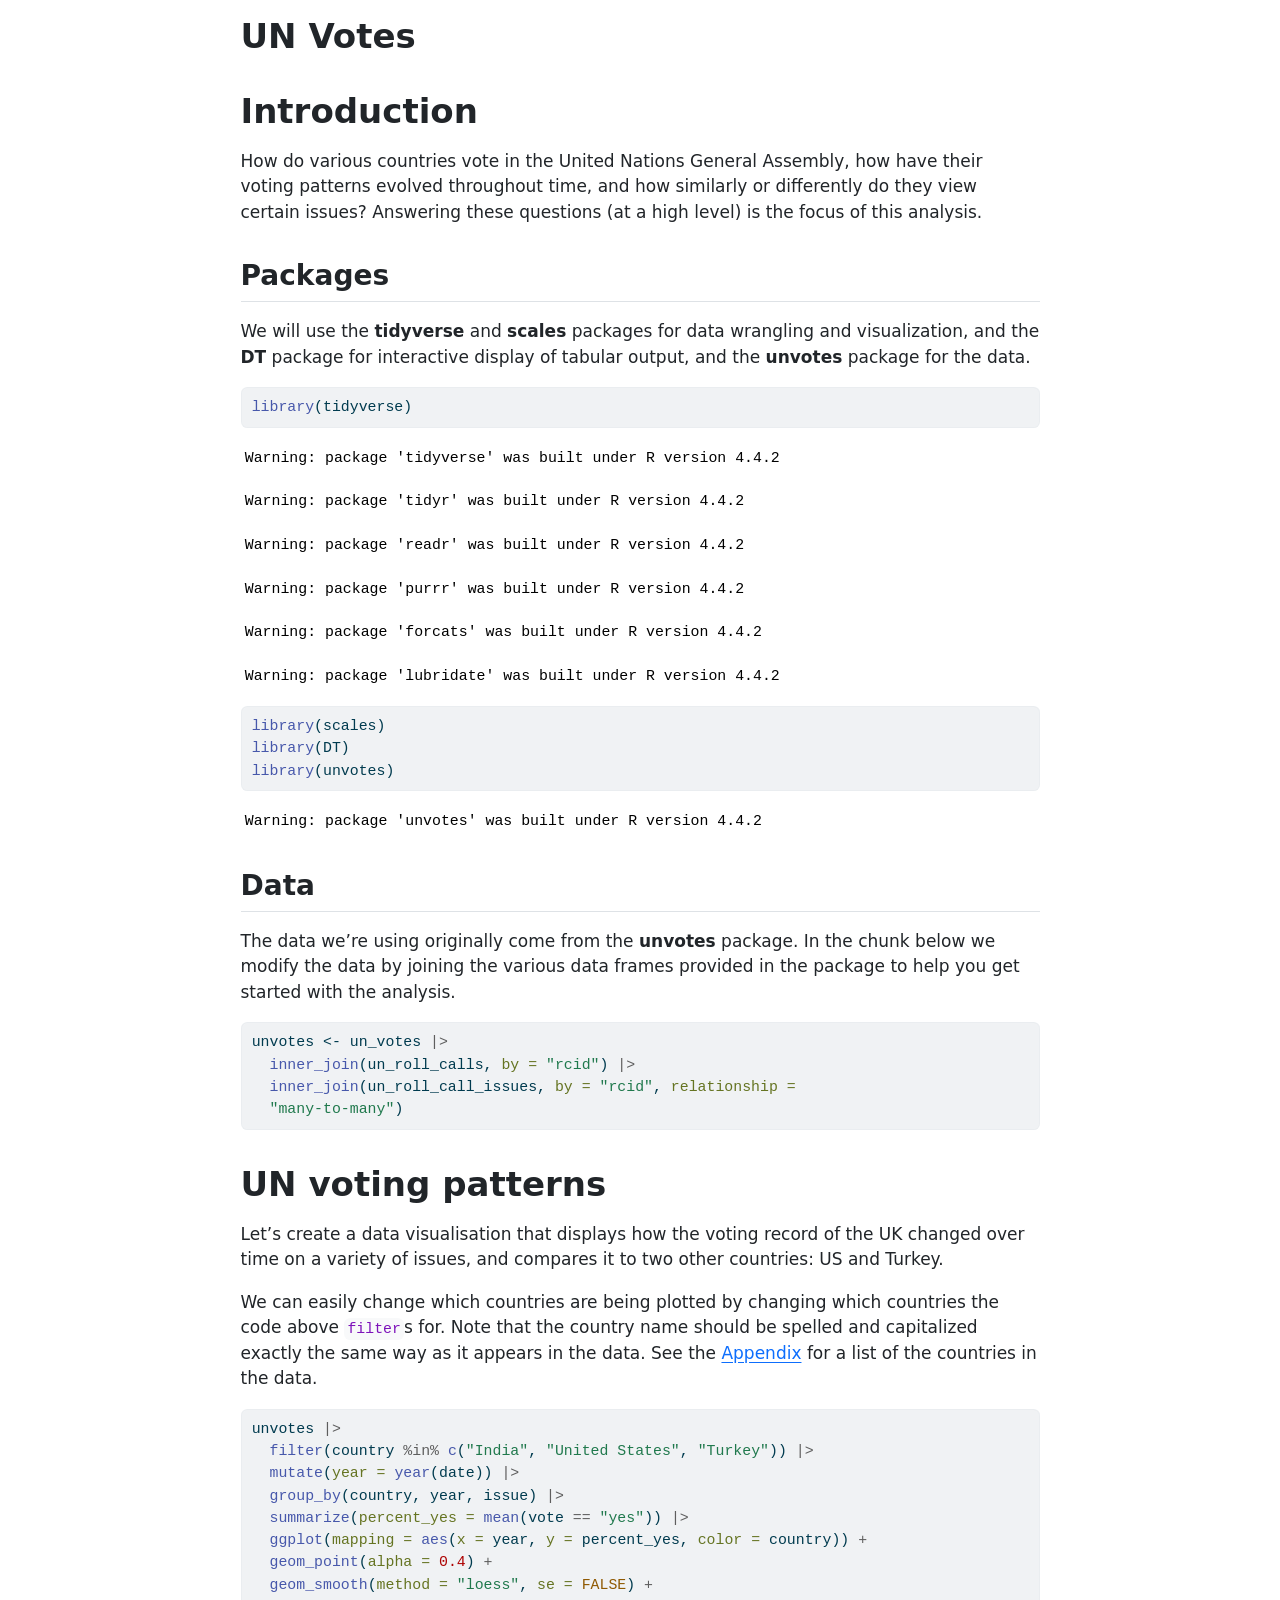
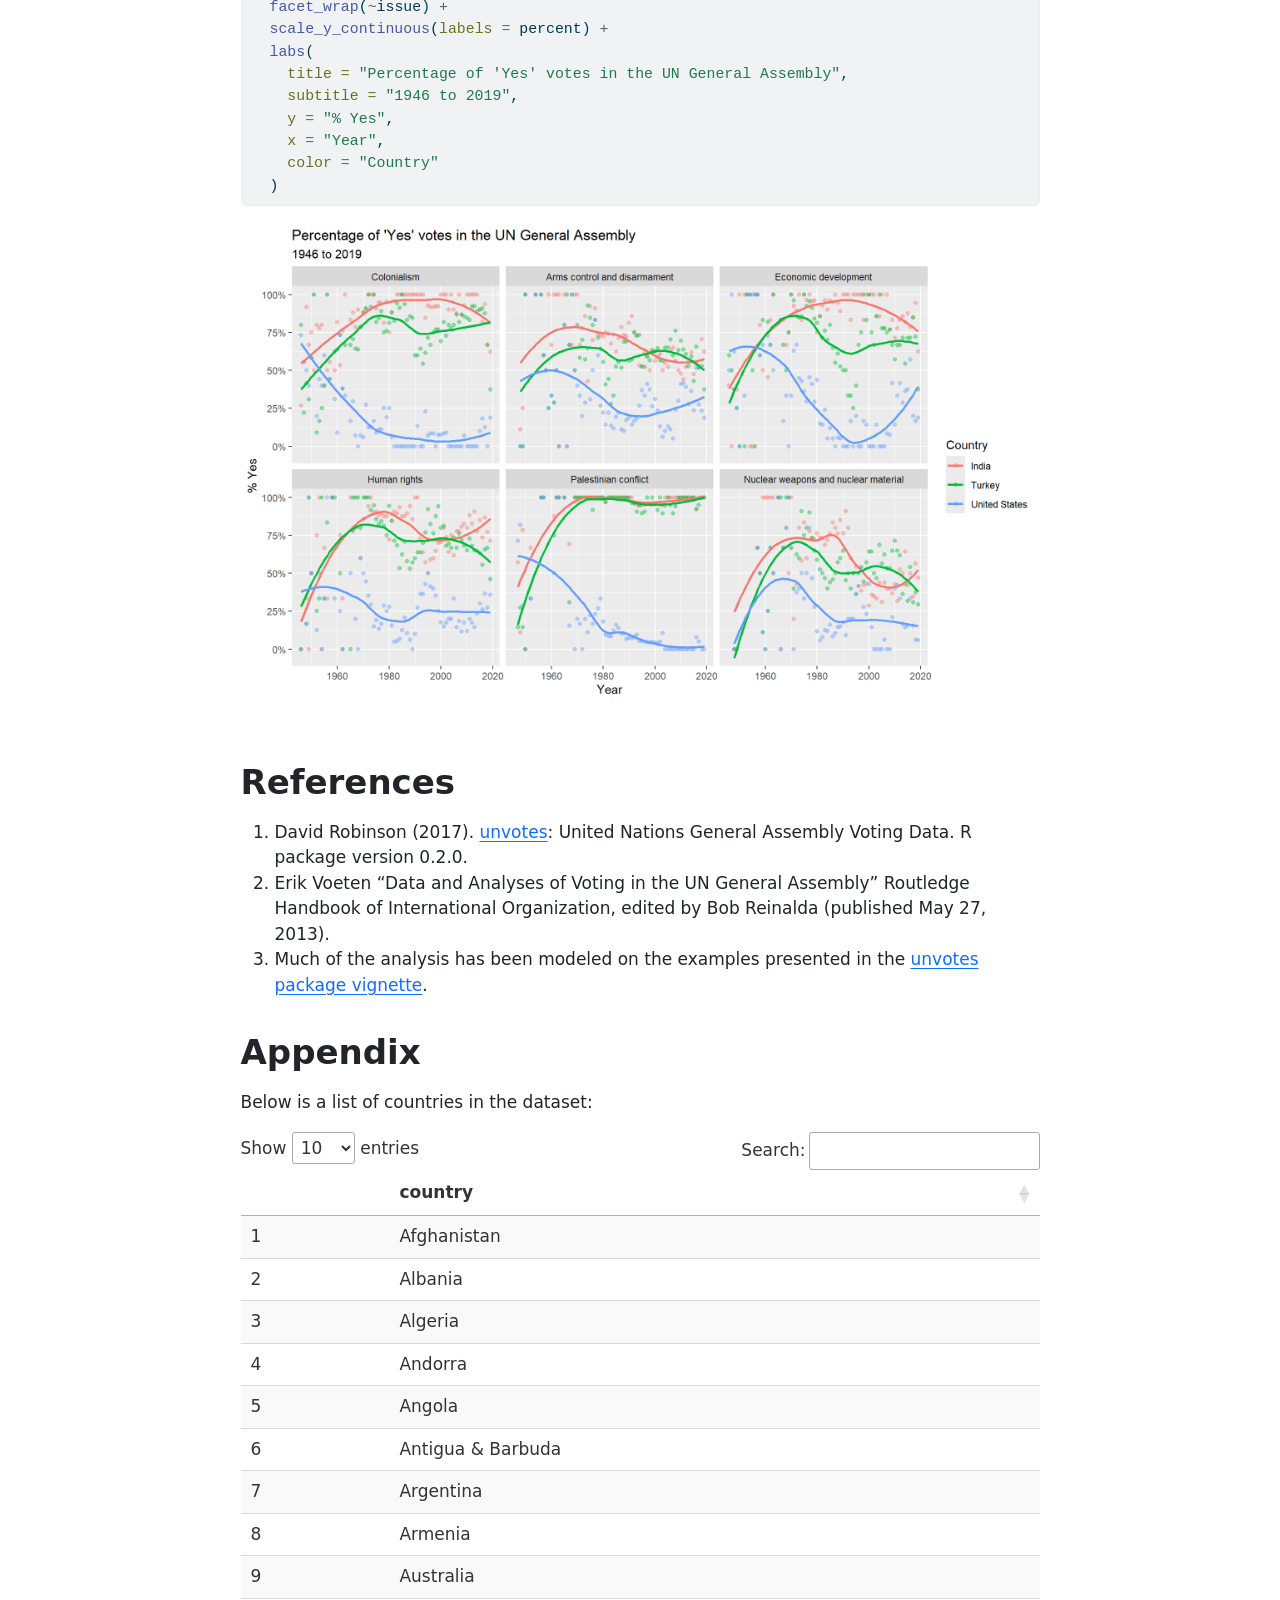
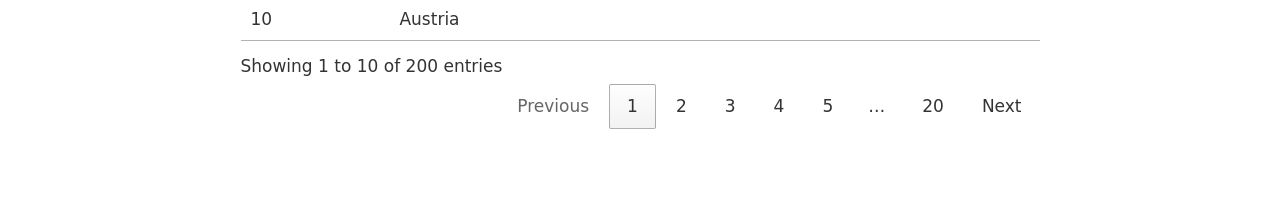
<file: R/unvotes/1-1-unvotes.html>
<!DOCTYPE html>
<html xmlns="http://www.w3.org/1999/xhtml" lang="en" xml:lang="en"><head>

<meta charset="utf-8">
<meta name="generator" content="quarto-1.5.57">

<meta name="viewport" content="width=device-width, initial-scale=1.0, user-scalable=yes">


<title>UN Votes</title>
<style>
code{white-space: pre-wrap;}
span.smallcaps{font-variant: small-caps;}
div.columns{display: flex; gap: min(4vw, 1.5em);}
div.column{flex: auto; overflow-x: auto;}
div.hanging-indent{margin-left: 1.5em; text-indent: -1.5em;}
ul.task-list{list-style: none;}
ul.task-list li input[type="checkbox"] {
  width: 0.8em;
  margin: 0 0.8em 0.2em -1em; /* quarto-specific, see https://github.com/quarto-dev/quarto-cli/issues/4556 */ 
  vertical-align: middle;
}
/* CSS for syntax highlighting */
pre > code.sourceCode { white-space: pre; position: relative; }
pre > code.sourceCode > span { line-height: 1.25; }
pre > code.sourceCode > span:empty { height: 1.2em; }
.sourceCode { overflow: visible; }
code.sourceCode > span { color: inherit; text-decoration: inherit; }
div.sourceCode { margin: 1em 0; }
pre.sourceCode { margin: 0; }
@media screen {
div.sourceCode { overflow: auto; }
}
@media print {
pre > code.sourceCode { white-space: pre-wrap; }
pre > code.sourceCode > span { display: inline-block; text-indent: -5em; padding-left: 5em; }
}
pre.numberSource code
  { counter-reset: source-line 0; }
pre.numberSource code > span
  { position: relative; left: -4em; counter-increment: source-line; }
pre.numberSource code > span > a:first-child::before
  { content: counter(source-line);
    position: relative; left: -1em; text-align: right; vertical-align: baseline;
    border: none; display: inline-block;
    -webkit-touch-callout: none; -webkit-user-select: none;
    -khtml-user-select: none; -moz-user-select: none;
    -ms-user-select: none; user-select: none;
    padding: 0 4px; width: 4em;
  }
pre.numberSource { margin-left: 3em;  padding-left: 4px; }
div.sourceCode
  {   }
@media screen {
pre > code.sourceCode > span > a:first-child::before { text-decoration: underline; }
}
</style>


<script src="1-1-unvotes_files/libs/clipboard/clipboard.min.js"></script>
<script src="1-1-unvotes_files/libs/quarto-html/quarto.js"></script>
<script src="1-1-unvotes_files/libs/quarto-html/popper.min.js"></script>
<script src="1-1-unvotes_files/libs/quarto-html/tippy.umd.min.js"></script>
<script src="1-1-unvotes_files/libs/quarto-html/anchor.min.js"></script>
<link href="1-1-unvotes_files/libs/quarto-html/tippy.css" rel="stylesheet">
<link href="1-1-unvotes_files/libs/quarto-html/quarto-syntax-highlighting.css" rel="stylesheet" id="quarto-text-highlighting-styles">
<script src="1-1-unvotes_files/libs/bootstrap/bootstrap.min.js"></script>
<link href="1-1-unvotes_files/libs/bootstrap/bootstrap-icons.css" rel="stylesheet">
<link href="1-1-unvotes_files/libs/bootstrap/bootstrap.min.css" rel="stylesheet" id="quarto-bootstrap" data-mode="light">
<link href="1-1-unvotes_files/libs/htmltools-fill-0.5.8.1/fill.css" rel="stylesheet">

<script src="1-1-unvotes_files/libs/htmlwidgets-1.6.4/htmlwidgets.js"></script>

<link href="1-1-unvotes_files/libs/datatables-css-0.0.0/datatables-crosstalk.css" rel="stylesheet">

<script src="1-1-unvotes_files/libs/datatables-binding-0.33/datatables.js"></script>

<script src="1-1-unvotes_files/libs/jquery-3.6.0/jquery-3.6.0.min.js"></script>

<link href="1-1-unvotes_files/libs/dt-core-1.13.6/css/jquery.dataTables.min.css" rel="stylesheet">

<link href="1-1-unvotes_files/libs/dt-core-1.13.6/css/jquery.dataTables.extra.css" rel="stylesheet">

<script src="1-1-unvotes_files/libs/dt-core-1.13.6/js/jquery.dataTables.min.js"></script>

<link href="1-1-unvotes_files/libs/crosstalk-1.2.1/css/crosstalk.min.css" rel="stylesheet">

<script src="1-1-unvotes_files/libs/crosstalk-1.2.1/js/crosstalk.min.js"></script>



</head>

<body class="fullcontent">

<div id="quarto-content" class="page-columns page-rows-contents page-layout-article">

<main class="content" id="quarto-document-content">

<header id="title-block-header" class="quarto-title-block default">
<div class="quarto-title">
<h1 class="title">UN Votes</h1>
</div>



<div class="quarto-title-meta">

    
  
    
  </div>
  


</header>


<section id="introduction" class="level1">
<h1>Introduction</h1>
<p>How do various countries vote in the United Nations General Assembly, how have their voting patterns evolved throughout time, and how similarly or differently do they view certain issues? Answering these questions (at a high level) is the focus of this analysis.</p>
<section id="packages" class="level2">
<h2 class="anchored" data-anchor-id="packages">Packages</h2>
<p>We will use the <strong>tidyverse</strong> and <strong>scales</strong> packages for data wrangling and visualization, and the <strong>DT</strong> package for interactive display of tabular output, and the <strong>unvotes</strong> package for the data.</p>
<div class="cell">
<div class="sourceCode cell-code" id="cb1"><pre class="sourceCode r code-with-copy"><code class="sourceCode r"><span id="cb1-1"><a href="#cb1-1" aria-hidden="true" tabindex="-1"></a><span class="fu">library</span>(tidyverse)</span></code><button title="Copy to Clipboard" class="code-copy-button"><i class="bi"></i></button></pre></div>
<div class="cell-output cell-output-stderr">
<pre><code>Warning: package 'tidyverse' was built under R version 4.4.2</code></pre>
</div>
<div class="cell-output cell-output-stderr">
<pre><code>Warning: package 'tidyr' was built under R version 4.4.2</code></pre>
</div>
<div class="cell-output cell-output-stderr">
<pre><code>Warning: package 'readr' was built under R version 4.4.2</code></pre>
</div>
<div class="cell-output cell-output-stderr">
<pre><code>Warning: package 'purrr' was built under R version 4.4.2</code></pre>
</div>
<div class="cell-output cell-output-stderr">
<pre><code>Warning: package 'forcats' was built under R version 4.4.2</code></pre>
</div>
<div class="cell-output cell-output-stderr">
<pre><code>Warning: package 'lubridate' was built under R version 4.4.2</code></pre>
</div>
<div class="sourceCode cell-code" id="cb8"><pre class="sourceCode r code-with-copy"><code class="sourceCode r"><span id="cb8-1"><a href="#cb8-1" aria-hidden="true" tabindex="-1"></a><span class="fu">library</span>(scales)</span>
<span id="cb8-2"><a href="#cb8-2" aria-hidden="true" tabindex="-1"></a><span class="fu">library</span>(DT)</span>
<span id="cb8-3"><a href="#cb8-3" aria-hidden="true" tabindex="-1"></a><span class="fu">library</span>(unvotes)</span></code><button title="Copy to Clipboard" class="code-copy-button"><i class="bi"></i></button></pre></div>
<div class="cell-output cell-output-stderr">
<pre><code>Warning: package 'unvotes' was built under R version 4.4.2</code></pre>
</div>
</div>
</section>
<section id="data" class="level2">
<h2 class="anchored" data-anchor-id="data">Data</h2>
<p>The data we’re using originally come from the <strong>unvotes</strong> package. In the chunk below we modify the data by joining the various data frames provided in the package to help you get started with the analysis.</p>
<div class="cell">
<div class="sourceCode cell-code" id="cb10"><pre class="sourceCode r code-with-copy"><code class="sourceCode r"><span id="cb10-1"><a href="#cb10-1" aria-hidden="true" tabindex="-1"></a>unvotes <span class="ot">&lt;-</span> un_votes <span class="sc">|&gt;</span></span>
<span id="cb10-2"><a href="#cb10-2" aria-hidden="true" tabindex="-1"></a>  <span class="fu">inner_join</span>(un_roll_calls, <span class="at">by =</span> <span class="st">"rcid"</span>) <span class="sc">|&gt;</span></span>
<span id="cb10-3"><a href="#cb10-3" aria-hidden="true" tabindex="-1"></a>  <span class="fu">inner_join</span>(un_roll_call_issues, <span class="at">by =</span> <span class="st">"rcid"</span>, <span class="at">relationship =</span></span>
<span id="cb10-4"><a href="#cb10-4" aria-hidden="true" tabindex="-1"></a>  <span class="st">"many-to-many"</span>)</span></code><button title="Copy to Clipboard" class="code-copy-button"><i class="bi"></i></button></pre></div>
</div>
</section>
</section>
<section id="un-voting-patterns" class="level1">
<h1>UN voting patterns</h1>
<p>Let’s create a data visualisation that displays how the voting record of the UK changed over time on a variety of issues, and compares it to two other countries: US and Turkey.</p>
<p>We can easily change which countries are being plotted by changing which countries the code above <code>filter</code>s for. Note that the country name should be spelled and capitalized exactly the same way as it appears in the data. See the <a href="#appendix">Appendix</a> for a list of the countries in the data.</p>
<div class="cell">
<div class="sourceCode cell-code" id="cb11"><pre class="sourceCode r code-with-copy"><code class="sourceCode r"><span id="cb11-1"><a href="#cb11-1" aria-hidden="true" tabindex="-1"></a>unvotes <span class="sc">|&gt;</span></span>
<span id="cb11-2"><a href="#cb11-2" aria-hidden="true" tabindex="-1"></a>  <span class="fu">filter</span>(country <span class="sc">%in%</span> <span class="fu">c</span>(<span class="st">"India"</span>, <span class="st">"United States"</span>, <span class="st">"Turkey"</span>)) <span class="sc">|&gt;</span></span>
<span id="cb11-3"><a href="#cb11-3" aria-hidden="true" tabindex="-1"></a>  <span class="fu">mutate</span>(<span class="at">year =</span> <span class="fu">year</span>(date)) <span class="sc">|&gt;</span></span>
<span id="cb11-4"><a href="#cb11-4" aria-hidden="true" tabindex="-1"></a>  <span class="fu">group_by</span>(country, year, issue) <span class="sc">|&gt;</span></span>
<span id="cb11-5"><a href="#cb11-5" aria-hidden="true" tabindex="-1"></a>  <span class="fu">summarize</span>(<span class="at">percent_yes =</span> <span class="fu">mean</span>(vote <span class="sc">==</span> <span class="st">"yes"</span>)) <span class="sc">|&gt;</span></span>
<span id="cb11-6"><a href="#cb11-6" aria-hidden="true" tabindex="-1"></a>  <span class="fu">ggplot</span>(<span class="at">mapping =</span> <span class="fu">aes</span>(<span class="at">x =</span> year, <span class="at">y =</span> percent_yes, <span class="at">color =</span> country)) <span class="sc">+</span></span>
<span id="cb11-7"><a href="#cb11-7" aria-hidden="true" tabindex="-1"></a>  <span class="fu">geom_point</span>(<span class="at">alpha =</span> <span class="fl">0.4</span>) <span class="sc">+</span></span>
<span id="cb11-8"><a href="#cb11-8" aria-hidden="true" tabindex="-1"></a>  <span class="fu">geom_smooth</span>(<span class="at">method =</span> <span class="st">"loess"</span>, <span class="at">se =</span> <span class="cn">FALSE</span>) <span class="sc">+</span></span>
<span id="cb11-9"><a href="#cb11-9" aria-hidden="true" tabindex="-1"></a>  <span class="fu">facet_wrap</span>(<span class="sc">~</span>issue) <span class="sc">+</span></span>
<span id="cb11-10"><a href="#cb11-10" aria-hidden="true" tabindex="-1"></a>  <span class="fu">scale_y_continuous</span>(<span class="at">labels =</span> percent) <span class="sc">+</span></span>
<span id="cb11-11"><a href="#cb11-11" aria-hidden="true" tabindex="-1"></a>  <span class="fu">labs</span>(</span>
<span id="cb11-12"><a href="#cb11-12" aria-hidden="true" tabindex="-1"></a>    <span class="at">title =</span> <span class="st">"Percentage of 'Yes' votes in the UN General Assembly"</span>,</span>
<span id="cb11-13"><a href="#cb11-13" aria-hidden="true" tabindex="-1"></a>    <span class="at">subtitle =</span> <span class="st">"1946 to 2019"</span>,</span>
<span id="cb11-14"><a href="#cb11-14" aria-hidden="true" tabindex="-1"></a>    <span class="at">y =</span> <span class="st">"% Yes"</span>,</span>
<span id="cb11-15"><a href="#cb11-15" aria-hidden="true" tabindex="-1"></a>    <span class="at">x =</span> <span class="st">"Year"</span>,</span>
<span id="cb11-16"><a href="#cb11-16" aria-hidden="true" tabindex="-1"></a>    <span class="at">color =</span> <span class="st">"Country"</span></span>
<span id="cb11-17"><a href="#cb11-17" aria-hidden="true" tabindex="-1"></a>  )</span></code><button title="Copy to Clipboard" class="code-copy-button"><i class="bi"></i></button></pre></div>
<div class="cell-output-display">
<div>
<figure class="figure">
<p><img src="1-1-unvotes_files/figure-html/plot-yearly-yes-issue-1.png" class="img-fluid figure-img" width="960"></p>
</figure>
</div>
</div>
</div>
</section>
<section id="references" class="level1">
<h1>References</h1>
<ol type="1">
<li>David Robinson (2017). <a href="https://CRAN.R-project.org/package=unvotes">unvotes</a>: United Nations General Assembly Voting Data. R package version 0.2.0.</li>
<li>Erik Voeten “Data and Analyses of Voting in the UN General Assembly” Routledge Handbook of International Organization, edited by Bob Reinalda (published May 27, 2013).</li>
<li>Much of the analysis has been modeled on the examples presented in the <a href="https://cran.r-project.org/web/packages/unvotes/vignettes/unvotes.html">unvotes package vignette</a>.</li>
</ol>
</section>
<section id="appendix" class="level1">
<h1>Appendix</h1>
<p>Below is a list of countries in the dataset:</p>
<div class="cell">
<div class="cell-output-display">
<div class="datatables html-widget html-fill-item" id="htmlwidget-91fccab9c3e18edcb6f5" style="width:100%;height:auto;"></div>
<script type="application/json" data-for="htmlwidget-91fccab9c3e18edcb6f5">{"x":{"filter":"none","vertical":false,"data":[["1","2","3","4","5","6","7","8","9","10","11","12","13","14","15","16","17","18","19","20","21","22","23","24","25","26","27","28","29","30","31","32","33","34","35","36","37","38","39","40","41","42","43","44","45","46","47","48","49","50","51","52","53","54","55","56","57","58","59","60","61","62","63","64","65","66","67","68","69","70","71","72","73","74","75","76","77","78","79","80","81","82","83","84","85","86","87","88","89","90","91","92","93","94","95","96","97","98","99","100","101","102","103","104","105","106","107","108","109","110","111","112","113","114","115","116","117","118","119","120","121","122","123","124","125","126","127","128","129","130","131","132","133","134","135","136","137","138","139","140","141","142","143","144","145","146","147","148","149","150","151","152","153","154","155","156","157","158","159","160","161","162","163","164","165","166","167","168","169","170","171","172","173","174","175","176","177","178","179","180","181","182","183","184","185","186","187","188","189","190","191","192","193","194","195","196","197","198","199","200"],["Afghanistan","Albania","Algeria","Andorra","Angola","Antigua &amp; Barbuda","Argentina","Armenia","Australia","Austria","Azerbaijan","Bahamas","Bahrain","Bangladesh","Barbados","Belarus","Belgium","Belize","Benin","Bhutan","Bolivia","Bosnia &amp; Herzegovina","Botswana","Brazil","Brunei","Bulgaria","Burkina Faso","Burundi","Cambodia","Cameroon","Canada","Cape Verde","Central African Republic","Chad","Chile","China","Colombia","Comoros","Congo - Brazzaville","Congo - Kinshasa","Costa Rica","Croatia","Cuba","Cyprus","Czechia","Czechoslovakia","Côte d’Ivoire","Denmark","Djibouti","Dominica","Dominican Republic","Ecuador","Egypt","El Salvador","Equatorial Guinea","Eritrea","Estonia","Eswatini","Ethiopia","Federal Republic of Germany","Fiji","Finland","France","Gabon","Gambia","Georgia","German Democratic Republic","Germany","Ghana","Greece","Grenada","Guatemala","Guinea","Guinea-Bissau","Guyana","Haiti","Honduras","Hungary","Iceland","India","Indonesia","Iran","Iraq","Ireland","Israel","Italy","Jamaica","Japan","Jordan","Kazakhstan","Kenya","Kiribati","Kuwait","Kyrgyzstan","Laos","Latvia","Lebanon","Lesotho","Liberia","Libya","Liechtenstein","Lithuania","Luxembourg","Madagascar","Malawi","Malaysia","Maldives","Mali","Malta","Marshall Islands","Mauritania","Mauritius","Mexico","Micronesia (Federated States of)","Moldova","Monaco","Mongolia","Montenegro","Morocco","Mozambique","Myanmar (Burma)","Namibia","Nauru","Nepal","Netherlands","New Zealand","Nicaragua","Niger","Nigeria","North Korea","North Macedonia","Norway","Oman","Pakistan","Palau","Panama","Papua New Guinea","Paraguay","Peru","Philippines","Poland","Portugal","Qatar","Romania","Russia","Rwanda","Samoa","San Marino","Saudi Arabia","Senegal","Seychelles","Sierra Leone","Singapore","Slovakia","Slovenia","Solomon Islands","Somalia","South Africa","South Korea","South Sudan","Spain","Sri Lanka","St. Kitts &amp; Nevis","St. Lucia","St. Vincent &amp; Grenadines","Sudan","Suriname","Sweden","Switzerland","Syria","São Tomé &amp; Príncipe","Taiwan","Tajikistan","Tanzania","Thailand","Timor-Leste","Togo","Tonga","Trinidad &amp; Tobago","Tunisia","Turkey","Turkmenistan","Tuvalu","Uganda","Ukraine","United Arab Emirates","United Kingdom","United States","Uruguay","Uzbekistan","Vanuatu","Venezuela","Vietnam","Yemen","Yemen Arab Republic","Yemen People's Republic","Yugoslavia","Zambia","Zanzibar","Zimbabwe"]],"container":"<table class=\"display\">\n  <thead>\n    <tr>\n      <th> <\/th>\n      <th>country<\/th>\n    <\/tr>\n  <\/thead>\n<\/table>","options":{"columnDefs":[{"orderable":false,"targets":0},{"name":" ","targets":0},{"name":"country","targets":1}],"order":[],"autoWidth":false,"orderClasses":false}},"evals":[],"jsHooks":[]}</script>
</div>
</div>
</section>

</main>
<!-- /main column -->
<script id="quarto-html-after-body" type="application/javascript">
window.document.addEventListener("DOMContentLoaded", function (event) {
  const toggleBodyColorMode = (bsSheetEl) => {
    const mode = bsSheetEl.getAttribute("data-mode");
    const bodyEl = window.document.querySelector("body");
    if (mode === "dark") {
      bodyEl.classList.add("quarto-dark");
      bodyEl.classList.remove("quarto-light");
    } else {
      bodyEl.classList.add("quarto-light");
      bodyEl.classList.remove("quarto-dark");
    }
  }
  const toggleBodyColorPrimary = () => {
    const bsSheetEl = window.document.querySelector("link#quarto-bootstrap");
    if (bsSheetEl) {
      toggleBodyColorMode(bsSheetEl);
    }
  }
  toggleBodyColorPrimary();  
  const icon = "";
  const anchorJS = new window.AnchorJS();
  anchorJS.options = {
    placement: 'right',
    icon: icon
  };
  anchorJS.add('.anchored');
  const isCodeAnnotation = (el) => {
    for (const clz of el.classList) {
      if (clz.startsWith('code-annotation-')) {                     
        return true;
      }
    }
    return false;
  }
  const onCopySuccess = function(e) {
    // button target
    const button = e.trigger;
    // don't keep focus
    button.blur();
    // flash "checked"
    button.classList.add('code-copy-button-checked');
    var currentTitle = button.getAttribute("title");
    button.setAttribute("title", "Copied!");
    let tooltip;
    if (window.bootstrap) {
      button.setAttribute("data-bs-toggle", "tooltip");
      button.setAttribute("data-bs-placement", "left");
      button.setAttribute("data-bs-title", "Copied!");
      tooltip = new bootstrap.Tooltip(button, 
        { trigger: "manual", 
          customClass: "code-copy-button-tooltip",
          offset: [0, -8]});
      tooltip.show();    
    }
    setTimeout(function() {
      if (tooltip) {
        tooltip.hide();
        button.removeAttribute("data-bs-title");
        button.removeAttribute("data-bs-toggle");
        button.removeAttribute("data-bs-placement");
      }
      button.setAttribute("title", currentTitle);
      button.classList.remove('code-copy-button-checked');
    }, 1000);
    // clear code selection
    e.clearSelection();
  }
  const getTextToCopy = function(trigger) {
      const codeEl = trigger.previousElementSibling.cloneNode(true);
      for (const childEl of codeEl.children) {
        if (isCodeAnnotation(childEl)) {
          childEl.remove();
        }
      }
      return codeEl.innerText;
  }
  const clipboard = new window.ClipboardJS('.code-copy-button:not([data-in-quarto-modal])', {
    text: getTextToCopy
  });
  clipboard.on('success', onCopySuccess);
  if (window.document.getElementById('quarto-embedded-source-code-modal')) {
    // For code content inside modals, clipBoardJS needs to be initialized with a container option
    // TODO: Check when it could be a function (https://github.com/zenorocha/clipboard.js/issues/860)
    const clipboardModal = new window.ClipboardJS('.code-copy-button[data-in-quarto-modal]', {
      text: getTextToCopy,
      container: window.document.getElementById('quarto-embedded-source-code-modal')
    });
    clipboardModal.on('success', onCopySuccess);
  }
    var localhostRegex = new RegExp(/^(?:http|https):\/\/localhost\:?[0-9]*\//);
    var mailtoRegex = new RegExp(/^mailto:/);
      var filterRegex = new RegExp('/' + window.location.host + '/');
    var isInternal = (href) => {
        return filterRegex.test(href) || localhostRegex.test(href) || mailtoRegex.test(href);
    }
    // Inspect non-navigation links and adorn them if external
 	var links = window.document.querySelectorAll('a[href]:not(.nav-link):not(.navbar-brand):not(.toc-action):not(.sidebar-link):not(.sidebar-item-toggle):not(.pagination-link):not(.no-external):not([aria-hidden]):not(.dropdown-item):not(.quarto-navigation-tool):not(.about-link)');
    for (var i=0; i<links.length; i++) {
      const link = links[i];
      if (!isInternal(link.href)) {
        // undo the damage that might have been done by quarto-nav.js in the case of
        // links that we want to consider external
        if (link.dataset.originalHref !== undefined) {
          link.href = link.dataset.originalHref;
        }
      }
    }
  function tippyHover(el, contentFn, onTriggerFn, onUntriggerFn) {
    const config = {
      allowHTML: true,
      maxWidth: 500,
      delay: 100,
      arrow: false,
      appendTo: function(el) {
          return el.parentElement;
      },
      interactive: true,
      interactiveBorder: 10,
      theme: 'quarto',
      placement: 'bottom-start',
    };
    if (contentFn) {
      config.content = contentFn;
    }
    if (onTriggerFn) {
      config.onTrigger = onTriggerFn;
    }
    if (onUntriggerFn) {
      config.onUntrigger = onUntriggerFn;
    }
    window.tippy(el, config); 
  }
  const noterefs = window.document.querySelectorAll('a[role="doc-noteref"]');
  for (var i=0; i<noterefs.length; i++) {
    const ref = noterefs[i];
    tippyHover(ref, function() {
      // use id or data attribute instead here
      let href = ref.getAttribute('data-footnote-href') || ref.getAttribute('href');
      try { href = new URL(href).hash; } catch {}
      const id = href.replace(/^#\/?/, "");
      const note = window.document.getElementById(id);
      if (note) {
        return note.innerHTML;
      } else {
        return "";
      }
    });
  }
  const xrefs = window.document.querySelectorAll('a.quarto-xref');
  const processXRef = (id, note) => {
    // Strip column container classes
    const stripColumnClz = (el) => {
      el.classList.remove("page-full", "page-columns");
      if (el.children) {
        for (const child of el.children) {
          stripColumnClz(child);
        }
      }
    }
    stripColumnClz(note)
    if (id === null || id.startsWith('sec-')) {
      // Special case sections, only their first couple elements
      const container = document.createElement("div");
      if (note.children && note.children.length > 2) {
        container.appendChild(note.children[0].cloneNode(true));
        for (let i = 1; i < note.children.length; i++) {
          const child = note.children[i];
          if (child.tagName === "P" && child.innerText === "") {
            continue;
          } else {
            container.appendChild(child.cloneNode(true));
            break;
          }
        }
        if (window.Quarto?.typesetMath) {
          window.Quarto.typesetMath(container);
        }
        return container.innerHTML
      } else {
        if (window.Quarto?.typesetMath) {
          window.Quarto.typesetMath(note);
        }
        return note.innerHTML;
      }
    } else {
      // Remove any anchor links if they are present
      const anchorLink = note.querySelector('a.anchorjs-link');
      if (anchorLink) {
        anchorLink.remove();
      }
      if (window.Quarto?.typesetMath) {
        window.Quarto.typesetMath(note);
      }
      // TODO in 1.5, we should make sure this works without a callout special case
      if (note.classList.contains("callout")) {
        return note.outerHTML;
      } else {
        return note.innerHTML;
      }
    }
  }
  for (var i=0; i<xrefs.length; i++) {
    const xref = xrefs[i];
    tippyHover(xref, undefined, function(instance) {
      instance.disable();
      let url = xref.getAttribute('href');
      let hash = undefined; 
      if (url.startsWith('#')) {
        hash = url;
      } else {
        try { hash = new URL(url).hash; } catch {}
      }
      if (hash) {
        const id = hash.replace(/^#\/?/, "");
        const note = window.document.getElementById(id);
        if (note !== null) {
          try {
            const html = processXRef(id, note.cloneNode(true));
            instance.setContent(html);
          } finally {
            instance.enable();
            instance.show();
          }
        } else {
          // See if we can fetch this
          fetch(url.split('#')[0])
          .then(res => res.text())
          .then(html => {
            const parser = new DOMParser();
            const htmlDoc = parser.parseFromString(html, "text/html");
            const note = htmlDoc.getElementById(id);
            if (note !== null) {
              const html = processXRef(id, note);
              instance.setContent(html);
            } 
          }).finally(() => {
            instance.enable();
            instance.show();
          });
        }
      } else {
        // See if we can fetch a full url (with no hash to target)
        // This is a special case and we should probably do some content thinning / targeting
        fetch(url)
        .then(res => res.text())
        .then(html => {
          const parser = new DOMParser();
          const htmlDoc = parser.parseFromString(html, "text/html");
          const note = htmlDoc.querySelector('main.content');
          if (note !== null) {
            // This should only happen for chapter cross references
            // (since there is no id in the URL)
            // remove the first header
            if (note.children.length > 0 && note.children[0].tagName === "HEADER") {
              note.children[0].remove();
            }
            const html = processXRef(null, note);
            instance.setContent(html);
          } 
        }).finally(() => {
          instance.enable();
          instance.show();
        });
      }
    }, function(instance) {
    });
  }
      let selectedAnnoteEl;
      const selectorForAnnotation = ( cell, annotation) => {
        let cellAttr = 'data-code-cell="' + cell + '"';
        let lineAttr = 'data-code-annotation="' +  annotation + '"';
        const selector = 'span[' + cellAttr + '][' + lineAttr + ']';
        return selector;
      }
      const selectCodeLines = (annoteEl) => {
        const doc = window.document;
        const targetCell = annoteEl.getAttribute("data-target-cell");
        const targetAnnotation = annoteEl.getAttribute("data-target-annotation");
        const annoteSpan = window.document.querySelector(selectorForAnnotation(targetCell, targetAnnotation));
        const lines = annoteSpan.getAttribute("data-code-lines").split(",");
        const lineIds = lines.map((line) => {
          return targetCell + "-" + line;
        })
        let top = null;
        let height = null;
        let parent = null;
        if (lineIds.length > 0) {
            //compute the position of the single el (top and bottom and make a div)
            const el = window.document.getElementById(lineIds[0]);
            top = el.offsetTop;
            height = el.offsetHeight;
            parent = el.parentElement.parentElement;
          if (lineIds.length > 1) {
            const lastEl = window.document.getElementById(lineIds[lineIds.length - 1]);
            const bottom = lastEl.offsetTop + lastEl.offsetHeight;
            height = bottom - top;
          }
          if (top !== null && height !== null && parent !== null) {
            // cook up a div (if necessary) and position it 
            let div = window.document.getElementById("code-annotation-line-highlight");
            if (div === null) {
              div = window.document.createElement("div");
              div.setAttribute("id", "code-annotation-line-highlight");
              div.style.position = 'absolute';
              parent.appendChild(div);
            }
            div.style.top = top - 2 + "px";
            div.style.height = height + 4 + "px";
            div.style.left = 0;
            let gutterDiv = window.document.getElementById("code-annotation-line-highlight-gutter");
            if (gutterDiv === null) {
              gutterDiv = window.document.createElement("div");
              gutterDiv.setAttribute("id", "code-annotation-line-highlight-gutter");
              gutterDiv.style.position = 'absolute';
              const codeCell = window.document.getElementById(targetCell);
              const gutter = codeCell.querySelector('.code-annotation-gutter');
              gutter.appendChild(gutterDiv);
            }
            gutterDiv.style.top = top - 2 + "px";
            gutterDiv.style.height = height + 4 + "px";
          }
          selectedAnnoteEl = annoteEl;
        }
      };
      const unselectCodeLines = () => {
        const elementsIds = ["code-annotation-line-highlight", "code-annotation-line-highlight-gutter"];
        elementsIds.forEach((elId) => {
          const div = window.document.getElementById(elId);
          if (div) {
            div.remove();
          }
        });
        selectedAnnoteEl = undefined;
      };
        // Handle positioning of the toggle
    window.addEventListener(
      "resize",
      throttle(() => {
        elRect = undefined;
        if (selectedAnnoteEl) {
          selectCodeLines(selectedAnnoteEl);
        }
      }, 10)
    );
    function throttle(fn, ms) {
    let throttle = false;
    let timer;
      return (...args) => {
        if(!throttle) { // first call gets through
            fn.apply(this, args);
            throttle = true;
        } else { // all the others get throttled
            if(timer) clearTimeout(timer); // cancel #2
            timer = setTimeout(() => {
              fn.apply(this, args);
              timer = throttle = false;
            }, ms);
        }
      };
    }
      // Attach click handler to the DT
      const annoteDls = window.document.querySelectorAll('dt[data-target-cell]');
      for (const annoteDlNode of annoteDls) {
        annoteDlNode.addEventListener('click', (event) => {
          const clickedEl = event.target;
          if (clickedEl !== selectedAnnoteEl) {
            unselectCodeLines();
            const activeEl = window.document.querySelector('dt[data-target-cell].code-annotation-active');
            if (activeEl) {
              activeEl.classList.remove('code-annotation-active');
            }
            selectCodeLines(clickedEl);
            clickedEl.classList.add('code-annotation-active');
          } else {
            // Unselect the line
            unselectCodeLines();
            clickedEl.classList.remove('code-annotation-active');
          }
        });
      }
  const findCites = (el) => {
    const parentEl = el.parentElement;
    if (parentEl) {
      const cites = parentEl.dataset.cites;
      if (cites) {
        return {
          el,
          cites: cites.split(' ')
        };
      } else {
        return findCites(el.parentElement)
      }
    } else {
      return undefined;
    }
  };
  var bibliorefs = window.document.querySelectorAll('a[role="doc-biblioref"]');
  for (var i=0; i<bibliorefs.length; i++) {
    const ref = bibliorefs[i];
    const citeInfo = findCites(ref);
    if (citeInfo) {
      tippyHover(citeInfo.el, function() {
        var popup = window.document.createElement('div');
        citeInfo.cites.forEach(function(cite) {
          var citeDiv = window.document.createElement('div');
          citeDiv.classList.add('hanging-indent');
          citeDiv.classList.add('csl-entry');
          var biblioDiv = window.document.getElementById('ref-' + cite);
          if (biblioDiv) {
            citeDiv.innerHTML = biblioDiv.innerHTML;
          }
          popup.appendChild(citeDiv);
        });
        return popup.innerHTML;
      });
    }
  }
});
</script>
</div> <!-- /content -->




</body></html>
</file>
<file: site_libs/quarto-html/tippy.css>
.tippy-box[data-animation=fade][data-state=hidden]{opacity:0}[data-tippy-root]{max-width:calc(100vw - 10px)}.tippy-box{position:relative;background-color:#333;color:#fff;border-radius:4px;font-size:14px;line-height:1.4;white-space:normal;outline:0;transition-property:transform,visibility,opacity}.tippy-box[data-placement^=top]>.tippy-arrow{bottom:0}.tippy-box[data-placement^=top]>.tippy-arrow:before{bottom:-7px;left:0;border-width:8px 8px 0;border-top-color:initial;transform-origin:center top}.tippy-box[data-placement^=bottom]>.tippy-arrow{top:0}.tippy-box[data-placement^=bottom]>.tippy-arrow:before{top:-7px;left:0;border-width:0 8px 8px;border-bottom-color:initial;transform-origin:center bottom}.tippy-box[data-placement^=left]>.tippy-arrow{right:0}.tippy-box[data-placement^=left]>.tippy-arrow:before{border-width:8px 0 8px 8px;border-left-color:initial;right:-7px;transform-origin:center left}.tippy-box[data-placement^=right]>.tippy-arrow{left:0}.tippy-box[data-placement^=right]>.tippy-arrow:before{left:-7px;border-width:8px 8px 8px 0;border-right-color:initial;transform-origin:center right}.tippy-box[data-inertia][data-state=visible]{transition-timing-function:cubic-bezier(.54,1.5,.38,1.11)}.tippy-arrow{width:16px;height:16px;color:#333}.tippy-arrow:before{content:"";position:absolute;border-color:transparent;border-style:solid}.tippy-content{position:relative;padding:5px 9px;z-index:1}
</file>
<file: site_libs/quarto-html/quarto-syntax-highlighting-ed96de9b727972fe78a7b5d16c58bf87.css>
/* quarto syntax highlight colors */
:root {
  --quarto-hl-ot-color: #003B4F;
  --quarto-hl-at-color: #657422;
  --quarto-hl-ss-color: #20794D;
  --quarto-hl-an-color: #5E5E5E;
  --quarto-hl-fu-color: #4758AB;
  --quarto-hl-st-color: #20794D;
  --quarto-hl-cf-color: #003B4F;
  --quarto-hl-op-color: #5E5E5E;
  --quarto-hl-er-color: #AD0000;
  --quarto-hl-bn-color: #AD0000;
  --quarto-hl-al-color: #AD0000;
  --quarto-hl-va-color: #111111;
  --quarto-hl-bu-color: inherit;
  --quarto-hl-ex-color: inherit;
  --quarto-hl-pp-color: #AD0000;
  --quarto-hl-in-color: #5E5E5E;
  --quarto-hl-vs-color: #20794D;
  --quarto-hl-wa-color: #5E5E5E;
  --quarto-hl-do-color: #5E5E5E;
  --quarto-hl-im-color: #00769E;
  --quarto-hl-ch-color: #20794D;
  --quarto-hl-dt-color: #AD0000;
  --quarto-hl-fl-color: #AD0000;
  --quarto-hl-co-color: #5E5E5E;
  --quarto-hl-cv-color: #5E5E5E;
  --quarto-hl-cn-color: #8f5902;
  --quarto-hl-sc-color: #5E5E5E;
  --quarto-hl-dv-color: #AD0000;
  --quarto-hl-kw-color: #003B4F;
}

/* other quarto variables */
:root {
  --quarto-font-monospace: SFMono-Regular, Menlo, Monaco, Consolas, "Liberation Mono", "Courier New", monospace;
}

/* syntax highlight based on Pandoc's rules */
pre > code.sourceCode > span {
  color: #003B4F;
}

code.sourceCode > span {
  color: #003B4F;
}

div.sourceCode,
div.sourceCode pre.sourceCode {
  color: #003B4F;
}

/* Normal */
code span {
  color: #003B4F;
}

/* Alert */
code span.al {
  color: #AD0000;
  font-style: inherit;
}

/* Annotation */
code span.an {
  color: #5E5E5E;
  font-style: inherit;
}

/* Attribute */
code span.at {
  color: #657422;
  font-style: inherit;
}

/* BaseN */
code span.bn {
  color: #AD0000;
  font-style: inherit;
}

/* BuiltIn */
code span.bu {
  font-style: inherit;
}

/* ControlFlow */
code span.cf {
  color: #003B4F;
  font-weight: bold;
  font-style: inherit;
}

/* Char */
code span.ch {
  color: #20794D;
  font-style: inherit;
}

/* Constant */
code span.cn {
  color: #8f5902;
  font-style: inherit;
}

/* Comment */
code span.co {
  color: #5E5E5E;
  font-style: inherit;
}

/* CommentVar */
code span.cv {
  color: #5E5E5E;
  font-style: italic;
}

/* Documentation */
code span.do {
  color: #5E5E5E;
  font-style: italic;
}

/* DataType */
code span.dt {
  color: #AD0000;
  font-style: inherit;
}

/* DecVal */
code span.dv {
  color: #AD0000;
  font-style: inherit;
}

/* Error */
code span.er {
  color: #AD0000;
  font-style: inherit;
}

/* Extension */
code span.ex {
  font-style: inherit;
}

/* Float */
code span.fl {
  color: #AD0000;
  font-style: inherit;
}

/* Function */
code span.fu {
  color: #4758AB;
  font-style: inherit;
}

/* Import */
code span.im {
  color: #00769E;
  font-style: inherit;
}

/* Information */
code span.in {
  color: #5E5E5E;
  font-style: inherit;
}

/* Keyword */
code span.kw {
  color: #003B4F;
  font-weight: bold;
  font-style: inherit;
}

/* Operator */
code span.op {
  color: #5E5E5E;
  font-style: inherit;
}

/* Other */
code span.ot {
  color: #003B4F;
  font-style: inherit;
}

/* Preprocessor */
code span.pp {
  color: #AD0000;
  font-style: inherit;
}

/* SpecialChar */
code span.sc {
  color: #5E5E5E;
  font-style: inherit;
}

/* SpecialString */
code span.ss {
  color: #20794D;
  font-style: inherit;
}

/* String */
code span.st {
  color: #20794D;
  font-style: inherit;
}

/* Variable */
code span.va {
  color: #111111;
  font-style: inherit;
}

/* VerbatimString */
code span.vs {
  color: #20794D;
  font-style: inherit;
}

/* Warning */
code span.wa {
  color: #5E5E5E;
  font-style: italic;
}

.prevent-inlining {
  content: "</";
}

/*# sourceMappingURL=0920dd6d7437995b8cdf7429764427b1.css.map */
</file>
<file: site_libs/quarto-html/quarto-syntax-highlighting-dark-4d9afe2b8d18ee9fa5d0d57b5ed4214d.css>
/* quarto syntax highlight colors */
:root {
  --quarto-hl-al-color: #f07178;
  --quarto-hl-an-color: #d4d0ab;
  --quarto-hl-at-color: #00e0e0;
  --quarto-hl-bn-color: #d4d0ab;
  --quarto-hl-bu-color: #abe338;
  --quarto-hl-ch-color: #abe338;
  --quarto-hl-co-color: #f8f8f2;
  --quarto-hl-cv-color: #ffd700;
  --quarto-hl-cn-color: #ffd700;
  --quarto-hl-cf-color: #ffa07a;
  --quarto-hl-dt-color: #ffa07a;
  --quarto-hl-dv-color: #d4d0ab;
  --quarto-hl-do-color: #f8f8f2;
  --quarto-hl-er-color: #f07178;
  --quarto-hl-ex-color: #00e0e0;
  --quarto-hl-fl-color: #d4d0ab;
  --quarto-hl-fu-color: #ffa07a;
  --quarto-hl-im-color: #abe338;
  --quarto-hl-in-color: #d4d0ab;
  --quarto-hl-kw-color: #ffa07a;
  --quarto-hl-op-color: #ffa07a;
  --quarto-hl-ot-color: #00e0e0;
  --quarto-hl-pp-color: #dcc6e0;
  --quarto-hl-re-color: #00e0e0;
  --quarto-hl-sc-color: #abe338;
  --quarto-hl-ss-color: #abe338;
  --quarto-hl-st-color: #abe338;
  --quarto-hl-va-color: #00e0e0;
  --quarto-hl-vs-color: #abe338;
  --quarto-hl-wa-color: #dcc6e0;
}

/* other quarto variables */
:root {
  --quarto-font-monospace: SFMono-Regular, Menlo, Monaco, Consolas, "Liberation Mono", "Courier New", monospace;
}

/* syntax highlight based on Pandoc's rules */
pre > code.sourceCode > span {
  color: #f8f8f2;
}

code.sourceCode > span {
  color: #f8f8f2;
}

div.sourceCode,
div.sourceCode pre.sourceCode {
  color: #f8f8f2;
}

/* Normal */
code span {
  color: #f8f8f2;
}

/* Alert */
code span.al {
  color: #f07178;
}

/* Annotation */
code span.an {
  color: #d4d0ab;
}

/* Attribute */
code span.at {
  color: #00e0e0;
}

/* BaseN */
code span.bn {
  color: #d4d0ab;
}

/* BuiltIn */
code span.bu {
  color: #abe338;
}

/* ControlFlow */
code span.cf {
  font-weight: bold;
  color: #ffa07a;
}

/* Char */
code span.ch {
  color: #abe338;
}

/* Constant */
code span.cn {
  color: #ffd700;
}

/* Comment */
code span.co {
  font-style: italic;
  color: #f8f8f2;
}

/* CommentVar */
code span.cv {
  color: #ffd700;
}

/* Documentation */
code span.do {
  color: #f8f8f2;
}

/* DataType */
code span.dt {
  color: #ffa07a;
}

/* DecVal */
code span.dv {
  color: #d4d0ab;
}

/* Error */
code span.er {
  color: #f07178;
  text-decoration: underline;
}

/* Extension */
code span.ex {
  font-weight: bold;
  color: #00e0e0;
}

/* Float */
code span.fl {
  color: #d4d0ab;
}

/* Function */
code span.fu {
  color: #ffa07a;
}

/* Import */
code span.im {
  color: #abe338;
}

/* Information */
code span.in {
  color: #d4d0ab;
}

/* Keyword */
code span.kw {
  font-weight: bold;
  color: #ffa07a;
}

/* Operator */
code span.op {
  color: #ffa07a;
}

/* Other */
code span.ot {
  color: #00e0e0;
}

/* Preprocessor */
code span.pp {
  color: #dcc6e0;
}

/* RegionMarker */
code span.re {
  background-color: #f8f8f2;
  color: #00e0e0;
}

/* SpecialChar */
code span.sc {
  color: #abe338;
}

/* SpecialString */
code span.ss {
  color: #abe338;
}

/* String */
code span.st {
  color: #abe338;
}

/* Variable */
code span.va {
  color: #00e0e0;
}

/* VerbatimString */
code span.vs {
  color: #abe338;
}

/* Warning */
code span.wa {
  color: #dcc6e0;
}

.prevent-inlining {
  content: "</";
}

/*# sourceMappingURL=86edf53ecdff796acf02dbceed379426.css.map */
</file>
<file: Statistics/Regression/ROS-Examples-master/site_libs/highlightjs-9.12.0/default.css>
.hljs-literal {
  color: #990073;
}

.hljs-number {
  color: #099;
}

.hljs-comment {
  color: #998;
  font-style: italic;
}

.hljs-keyword {
  color: #900;
  font-weight: bold;
}

.hljs-string {
  color: #d14;
}
</file>
<file: R/2-1-first-look-palmer-penguins_files/libs/quarto-html/tippy.css>
.tippy-box[data-animation=fade][data-state=hidden]{opacity:0}[data-tippy-root]{max-width:calc(100vw - 10px)}.tippy-box{position:relative;background-color:#333;color:#fff;border-radius:4px;font-size:14px;line-height:1.4;white-space:normal;outline:0;transition-property:transform,visibility,opacity}.tippy-box[data-placement^=top]>.tippy-arrow{bottom:0}.tippy-box[data-placement^=top]>.tippy-arrow:before{bottom:-7px;left:0;border-width:8px 8px 0;border-top-color:initial;transform-origin:center top}.tippy-box[data-placement^=bottom]>.tippy-arrow{top:0}.tippy-box[data-placement^=bottom]>.tippy-arrow:before{top:-7px;left:0;border-width:0 8px 8px;border-bottom-color:initial;transform-origin:center bottom}.tippy-box[data-placement^=left]>.tippy-arrow{right:0}.tippy-box[data-placement^=left]>.tippy-arrow:before{border-width:8px 0 8px 8px;border-left-color:initial;right:-7px;transform-origin:center left}.tippy-box[data-placement^=right]>.tippy-arrow{left:0}.tippy-box[data-placement^=right]>.tippy-arrow:before{left:-7px;border-width:8px 8px 8px 0;border-right-color:initial;transform-origin:center right}.tippy-box[data-inertia][data-state=visible]{transition-timing-function:cubic-bezier(.54,1.5,.38,1.11)}.tippy-arrow{width:16px;height:16px;color:#333}.tippy-arrow:before{content:"";position:absolute;border-color:transparent;border-style:solid}.tippy-content{position:relative;padding:5px 9px;z-index:1}
</file>
<file: R/2-1-first-look-palmer-penguins_files/libs/quarto-html/quarto-syntax-highlighting.css>
/* quarto syntax highlight colors */
:root {
  --quarto-hl-ot-color: #003B4F;
  --quarto-hl-at-color: #657422;
  --quarto-hl-ss-color: #20794D;
  --quarto-hl-an-color: #5E5E5E;
  --quarto-hl-fu-color: #4758AB;
  --quarto-hl-st-color: #20794D;
  --quarto-hl-cf-color: #003B4F;
  --quarto-hl-op-color: #5E5E5E;
  --quarto-hl-er-color: #AD0000;
  --quarto-hl-bn-color: #AD0000;
  --quarto-hl-al-color: #AD0000;
  --quarto-hl-va-color: #111111;
  --quarto-hl-bu-color: inherit;
  --quarto-hl-ex-color: inherit;
  --quarto-hl-pp-color: #AD0000;
  --quarto-hl-in-color: #5E5E5E;
  --quarto-hl-vs-color: #20794D;
  --quarto-hl-wa-color: #5E5E5E;
  --quarto-hl-do-color: #5E5E5E;
  --quarto-hl-im-color: #00769E;
  --quarto-hl-ch-color: #20794D;
  --quarto-hl-dt-color: #AD0000;
  --quarto-hl-fl-color: #AD0000;
  --quarto-hl-co-color: #5E5E5E;
  --quarto-hl-cv-color: #5E5E5E;
  --quarto-hl-cn-color: #8f5902;
  --quarto-hl-sc-color: #5E5E5E;
  --quarto-hl-dv-color: #AD0000;
  --quarto-hl-kw-color: #003B4F;
}

/* other quarto variables */
:root {
  --quarto-font-monospace: SFMono-Regular, Menlo, Monaco, Consolas, "Liberation Mono", "Courier New", monospace;
}

pre > code.sourceCode > span {
  color: #003B4F;
}

code span {
  color: #003B4F;
}

code.sourceCode > span {
  color: #003B4F;
}

div.sourceCode,
div.sourceCode pre.sourceCode {
  color: #003B4F;
}

code span.ot {
  color: #003B4F;
  font-style: inherit;
}

code span.at {
  color: #657422;
  font-style: inherit;
}

code span.ss {
  color: #20794D;
  font-style: inherit;
}

code span.an {
  color: #5E5E5E;
  font-style: inherit;
}

code span.fu {
  color: #4758AB;
  font-style: inherit;
}

code span.st {
  color: #20794D;
  font-style: inherit;
}

code span.cf {
  color: #003B4F;
  font-weight: bold;
  font-style: inherit;
}

code span.op {
  color: #5E5E5E;
  font-style: inherit;
}

code span.er {
  color: #AD0000;
  font-style: inherit;
}

code span.bn {
  color: #AD0000;
  font-style: inherit;
}

code span.al {
  color: #AD0000;
  font-style: inherit;
}

code span.va {
  color: #111111;
  font-style: inherit;
}

code span.bu {
  font-style: inherit;
}

code span.ex {
  font-style: inherit;
}

code span.pp {
  color: #AD0000;
  font-style: inherit;
}

code span.in {
  color: #5E5E5E;
  font-style: inherit;
}

code span.vs {
  color: #20794D;
  font-style: inherit;
}

code span.wa {
  color: #5E5E5E;
  font-style: italic;
}

code span.do {
  color: #5E5E5E;
  font-style: italic;
}

code span.im {
  color: #00769E;
  font-style: inherit;
}

code span.ch {
  color: #20794D;
  font-style: inherit;
}

code span.dt {
  color: #AD0000;
  font-style: inherit;
}

code span.fl {
  color: #AD0000;
  font-style: inherit;
}

code span.co {
  color: #5E5E5E;
  font-style: inherit;
}

code span.cv {
  color: #5E5E5E;
  font-style: italic;
}

code span.cn {
  color: #8f5902;
  font-style: inherit;
}

code span.sc {
  color: #5E5E5E;
  font-style: inherit;
}

code span.dv {
  color: #AD0000;
  font-style: inherit;
}

code span.kw {
  color: #003B4F;
  font-weight: bold;
  font-style: inherit;
}

.prevent-inlining {
  content: "</";
}

/*# sourceMappingURL=debc5d5d77c3f9108843748ff7464032.css.map */
</file>
<file: R/3-1-flights-and-pipes_files/libs/quarto-html/tippy.css>
.tippy-box[data-animation=fade][data-state=hidden]{opacity:0}[data-tippy-root]{max-width:calc(100vw - 10px)}.tippy-box{position:relative;background-color:#333;color:#fff;border-radius:4px;font-size:14px;line-height:1.4;white-space:normal;outline:0;transition-property:transform,visibility,opacity}.tippy-box[data-placement^=top]>.tippy-arrow{bottom:0}.tippy-box[data-placement^=top]>.tippy-arrow:before{bottom:-7px;left:0;border-width:8px 8px 0;border-top-color:initial;transform-origin:center top}.tippy-box[data-placement^=bottom]>.tippy-arrow{top:0}.tippy-box[data-placement^=bottom]>.tippy-arrow:before{top:-7px;left:0;border-width:0 8px 8px;border-bottom-color:initial;transform-origin:center bottom}.tippy-box[data-placement^=left]>.tippy-arrow{right:0}.tippy-box[data-placement^=left]>.tippy-arrow:before{border-width:8px 0 8px 8px;border-left-color:initial;right:-7px;transform-origin:center left}.tippy-box[data-placement^=right]>.tippy-arrow{left:0}.tippy-box[data-placement^=right]>.tippy-arrow:before{left:-7px;border-width:8px 8px 8px 0;border-right-color:initial;transform-origin:center right}.tippy-box[data-inertia][data-state=visible]{transition-timing-function:cubic-bezier(.54,1.5,.38,1.11)}.tippy-arrow{width:16px;height:16px;color:#333}.tippy-arrow:before{content:"";position:absolute;border-color:transparent;border-style:solid}.tippy-content{position:relative;padding:5px 9px;z-index:1}
</file>
<file: R/3-1-flights-and-pipes_files/libs/quarto-html/quarto-syntax-highlighting.css>
/* quarto syntax highlight colors */
:root {
  --quarto-hl-ot-color: #003B4F;
  --quarto-hl-at-color: #657422;
  --quarto-hl-ss-color: #20794D;
  --quarto-hl-an-color: #5E5E5E;
  --quarto-hl-fu-color: #4758AB;
  --quarto-hl-st-color: #20794D;
  --quarto-hl-cf-color: #003B4F;
  --quarto-hl-op-color: #5E5E5E;
  --quarto-hl-er-color: #AD0000;
  --quarto-hl-bn-color: #AD0000;
  --quarto-hl-al-color: #AD0000;
  --quarto-hl-va-color: #111111;
  --quarto-hl-bu-color: inherit;
  --quarto-hl-ex-color: inherit;
  --quarto-hl-pp-color: #AD0000;
  --quarto-hl-in-color: #5E5E5E;
  --quarto-hl-vs-color: #20794D;
  --quarto-hl-wa-color: #5E5E5E;
  --quarto-hl-do-color: #5E5E5E;
  --quarto-hl-im-color: #00769E;
  --quarto-hl-ch-color: #20794D;
  --quarto-hl-dt-color: #AD0000;
  --quarto-hl-fl-color: #AD0000;
  --quarto-hl-co-color: #5E5E5E;
  --quarto-hl-cv-color: #5E5E5E;
  --quarto-hl-cn-color: #8f5902;
  --quarto-hl-sc-color: #5E5E5E;
  --quarto-hl-dv-color: #AD0000;
  --quarto-hl-kw-color: #003B4F;
}

/* other quarto variables */
:root {
  --quarto-font-monospace: SFMono-Regular, Menlo, Monaco, Consolas, "Liberation Mono", "Courier New", monospace;
}

pre > code.sourceCode > span {
  color: #003B4F;
}

code span {
  color: #003B4F;
}

code.sourceCode > span {
  color: #003B4F;
}

div.sourceCode,
div.sourceCode pre.sourceCode {
  color: #003B4F;
}

code span.ot {
  color: #003B4F;
  font-style: inherit;
}

code span.at {
  color: #657422;
  font-style: inherit;
}

code span.ss {
  color: #20794D;
  font-style: inherit;
}

code span.an {
  color: #5E5E5E;
  font-style: inherit;
}

code span.fu {
  color: #4758AB;
  font-style: inherit;
}

code span.st {
  color: #20794D;
  font-style: inherit;
}

code span.cf {
  color: #003B4F;
  font-weight: bold;
  font-style: inherit;
}

code span.op {
  color: #5E5E5E;
  font-style: inherit;
}

code span.er {
  color: #AD0000;
  font-style: inherit;
}

code span.bn {
  color: #AD0000;
  font-style: inherit;
}

code span.al {
  color: #AD0000;
  font-style: inherit;
}

code span.va {
  color: #111111;
  font-style: inherit;
}

code span.bu {
  font-style: inherit;
}

code span.ex {
  font-style: inherit;
}

code span.pp {
  color: #AD0000;
  font-style: inherit;
}

code span.in {
  color: #5E5E5E;
  font-style: inherit;
}

code span.vs {
  color: #20794D;
  font-style: inherit;
}

code span.wa {
  color: #5E5E5E;
  font-style: italic;
}

code span.do {
  color: #5E5E5E;
  font-style: italic;
}

code span.im {
  color: #00769E;
  font-style: inherit;
}

code span.ch {
  color: #20794D;
  font-style: inherit;
}

code span.dt {
  color: #AD0000;
  font-style: inherit;
}

code span.fl {
  color: #AD0000;
  font-style: inherit;
}

code span.co {
  color: #5E5E5E;
  font-style: inherit;
}

code span.cv {
  color: #5E5E5E;
  font-style: italic;
}

code span.cn {
  color: #8f5902;
  font-style: inherit;
}

code span.sc {
  color: #5E5E5E;
  font-style: inherit;
}

code span.dv {
  color: #AD0000;
  font-style: inherit;
}

code span.kw {
  color: #003B4F;
  font-weight: bold;
  font-style: inherit;
}

.prevent-inlining {
  content: "</";
}

/*# sourceMappingURL=debc5d5d77c3f9108843748ff7464032.css.map */
</file>
<file: R/3-2-starwars-characters_files/libs/quarto-html/tippy.css>
.tippy-box[data-animation=fade][data-state=hidden]{opacity:0}[data-tippy-root]{max-width:calc(100vw - 10px)}.tippy-box{position:relative;background-color:#333;color:#fff;border-radius:4px;font-size:14px;line-height:1.4;white-space:normal;outline:0;transition-property:transform,visibility,opacity}.tippy-box[data-placement^=top]>.tippy-arrow{bottom:0}.tippy-box[data-placement^=top]>.tippy-arrow:before{bottom:-7px;left:0;border-width:8px 8px 0;border-top-color:initial;transform-origin:center top}.tippy-box[data-placement^=bottom]>.tippy-arrow{top:0}.tippy-box[data-placement^=bottom]>.tippy-arrow:before{top:-7px;left:0;border-width:0 8px 8px;border-bottom-color:initial;transform-origin:center bottom}.tippy-box[data-placement^=left]>.tippy-arrow{right:0}.tippy-box[data-placement^=left]>.tippy-arrow:before{border-width:8px 0 8px 8px;border-left-color:initial;right:-7px;transform-origin:center left}.tippy-box[data-placement^=right]>.tippy-arrow{left:0}.tippy-box[data-placement^=right]>.tippy-arrow:before{left:-7px;border-width:8px 8px 8px 0;border-right-color:initial;transform-origin:center right}.tippy-box[data-inertia][data-state=visible]{transition-timing-function:cubic-bezier(.54,1.5,.38,1.11)}.tippy-arrow{width:16px;height:16px;color:#333}.tippy-arrow:before{content:"";position:absolute;border-color:transparent;border-style:solid}.tippy-content{position:relative;padding:5px 9px;z-index:1}
</file>
<file: R/3-2-starwars-characters_files/libs/quarto-html/quarto-syntax-highlighting.css>
/* quarto syntax highlight colors */
:root {
  --quarto-hl-ot-color: #003B4F;
  --quarto-hl-at-color: #657422;
  --quarto-hl-ss-color: #20794D;
  --quarto-hl-an-color: #5E5E5E;
  --quarto-hl-fu-color: #4758AB;
  --quarto-hl-st-color: #20794D;
  --quarto-hl-cf-color: #003B4F;
  --quarto-hl-op-color: #5E5E5E;
  --quarto-hl-er-color: #AD0000;
  --quarto-hl-bn-color: #AD0000;
  --quarto-hl-al-color: #AD0000;
  --quarto-hl-va-color: #111111;
  --quarto-hl-bu-color: inherit;
  --quarto-hl-ex-color: inherit;
  --quarto-hl-pp-color: #AD0000;
  --quarto-hl-in-color: #5E5E5E;
  --quarto-hl-vs-color: #20794D;
  --quarto-hl-wa-color: #5E5E5E;
  --quarto-hl-do-color: #5E5E5E;
  --quarto-hl-im-color: #00769E;
  --quarto-hl-ch-color: #20794D;
  --quarto-hl-dt-color: #AD0000;
  --quarto-hl-fl-color: #AD0000;
  --quarto-hl-co-color: #5E5E5E;
  --quarto-hl-cv-color: #5E5E5E;
  --quarto-hl-cn-color: #8f5902;
  --quarto-hl-sc-color: #5E5E5E;
  --quarto-hl-dv-color: #AD0000;
  --quarto-hl-kw-color: #003B4F;
}

/* other quarto variables */
:root {
  --quarto-font-monospace: SFMono-Regular, Menlo, Monaco, Consolas, "Liberation Mono", "Courier New", monospace;
}

pre > code.sourceCode > span {
  color: #003B4F;
}

code span {
  color: #003B4F;
}

code.sourceCode > span {
  color: #003B4F;
}

div.sourceCode,
div.sourceCode pre.sourceCode {
  color: #003B4F;
}

code span.ot {
  color: #003B4F;
  font-style: inherit;
}

code span.at {
  color: #657422;
  font-style: inherit;
}

code span.ss {
  color: #20794D;
  font-style: inherit;
}

code span.an {
  color: #5E5E5E;
  font-style: inherit;
}

code span.fu {
  color: #4758AB;
  font-style: inherit;
}

code span.st {
  color: #20794D;
  font-style: inherit;
}

code span.cf {
  color: #003B4F;
  font-weight: bold;
  font-style: inherit;
}

code span.op {
  color: #5E5E5E;
  font-style: inherit;
}

code span.er {
  color: #AD0000;
  font-style: inherit;
}

code span.bn {
  color: #AD0000;
  font-style: inherit;
}

code span.al {
  color: #AD0000;
  font-style: inherit;
}

code span.va {
  color: #111111;
  font-style: inherit;
}

code span.bu {
  font-style: inherit;
}

code span.ex {
  font-style: inherit;
}

code span.pp {
  color: #AD0000;
  font-style: inherit;
}

code span.in {
  color: #5E5E5E;
  font-style: inherit;
}

code span.vs {
  color: #20794D;
  font-style: inherit;
}

code span.wa {
  color: #5E5E5E;
  font-style: italic;
}

code span.do {
  color: #5E5E5E;
  font-style: italic;
}

code span.im {
  color: #00769E;
  font-style: inherit;
}

code span.ch {
  color: #20794D;
  font-style: inherit;
}

code span.dt {
  color: #AD0000;
  font-style: inherit;
}

code span.fl {
  color: #AD0000;
  font-style: inherit;
}

code span.co {
  color: #5E5E5E;
  font-style: inherit;
}

code span.cv {
  color: #5E5E5E;
  font-style: italic;
}

code span.cn {
  color: #8f5902;
  font-style: inherit;
}

code span.sc {
  color: #5E5E5E;
  font-style: inherit;
}

code span.dv {
  color: #AD0000;
  font-style: inherit;
}

code span.kw {
  color: #003B4F;
  font-weight: bold;
  font-style: inherit;
}

.prevent-inlining {
  content: "</";
}

/*# sourceMappingURL=debc5d5d77c3f9108843748ff7464032.css.map */
</file>
<file: R/unvotes/1-1-unvotes-eov_files/libs/quarto-html/tippy.css>
.tippy-box[data-animation=fade][data-state=hidden]{opacity:0}[data-tippy-root]{max-width:calc(100vw - 10px)}.tippy-box{position:relative;background-color:#333;color:#fff;border-radius:4px;font-size:14px;line-height:1.4;white-space:normal;outline:0;transition-property:transform,visibility,opacity}.tippy-box[data-placement^=top]>.tippy-arrow{bottom:0}.tippy-box[data-placement^=top]>.tippy-arrow:before{bottom:-7px;left:0;border-width:8px 8px 0;border-top-color:initial;transform-origin:center top}.tippy-box[data-placement^=bottom]>.tippy-arrow{top:0}.tippy-box[data-placement^=bottom]>.tippy-arrow:before{top:-7px;left:0;border-width:0 8px 8px;border-bottom-color:initial;transform-origin:center bottom}.tippy-box[data-placement^=left]>.tippy-arrow{right:0}.tippy-box[data-placement^=left]>.tippy-arrow:before{border-width:8px 0 8px 8px;border-left-color:initial;right:-7px;transform-origin:center left}.tippy-box[data-placement^=right]>.tippy-arrow{left:0}.tippy-box[data-placement^=right]>.tippy-arrow:before{left:-7px;border-width:8px 8px 8px 0;border-right-color:initial;transform-origin:center right}.tippy-box[data-inertia][data-state=visible]{transition-timing-function:cubic-bezier(.54,1.5,.38,1.11)}.tippy-arrow{width:16px;height:16px;color:#333}.tippy-arrow:before{content:"";position:absolute;border-color:transparent;border-style:solid}.tippy-content{position:relative;padding:5px 9px;z-index:1}
</file>
<file: R/unvotes/1-1-unvotes-eov_files/libs/quarto-html/quarto-syntax-highlighting.css>
/* quarto syntax highlight colors */
:root {
  --quarto-hl-ot-color: #003B4F;
  --quarto-hl-at-color: #657422;
  --quarto-hl-ss-color: #20794D;
  --quarto-hl-an-color: #5E5E5E;
  --quarto-hl-fu-color: #4758AB;
  --quarto-hl-st-color: #20794D;
  --quarto-hl-cf-color: #003B4F;
  --quarto-hl-op-color: #5E5E5E;
  --quarto-hl-er-color: #AD0000;
  --quarto-hl-bn-color: #AD0000;
  --quarto-hl-al-color: #AD0000;
  --quarto-hl-va-color: #111111;
  --quarto-hl-bu-color: inherit;
  --quarto-hl-ex-color: inherit;
  --quarto-hl-pp-color: #AD0000;
  --quarto-hl-in-color: #5E5E5E;
  --quarto-hl-vs-color: #20794D;
  --quarto-hl-wa-color: #5E5E5E;
  --quarto-hl-do-color: #5E5E5E;
  --quarto-hl-im-color: #00769E;
  --quarto-hl-ch-color: #20794D;
  --quarto-hl-dt-color: #AD0000;
  --quarto-hl-fl-color: #AD0000;
  --quarto-hl-co-color: #5E5E5E;
  --quarto-hl-cv-color: #5E5E5E;
  --quarto-hl-cn-color: #8f5902;
  --quarto-hl-sc-color: #5E5E5E;
  --quarto-hl-dv-color: #AD0000;
  --quarto-hl-kw-color: #003B4F;
}

/* other quarto variables */
:root {
  --quarto-font-monospace: SFMono-Regular, Menlo, Monaco, Consolas, "Liberation Mono", "Courier New", monospace;
}

pre > code.sourceCode > span {
  color: #003B4F;
}

code span {
  color: #003B4F;
}

code.sourceCode > span {
  color: #003B4F;
}

div.sourceCode,
div.sourceCode pre.sourceCode {
  color: #003B4F;
}

code span.ot {
  color: #003B4F;
  font-style: inherit;
}

code span.at {
  color: #657422;
  font-style: inherit;
}

code span.ss {
  color: #20794D;
  font-style: inherit;
}

code span.an {
  color: #5E5E5E;
  font-style: inherit;
}

code span.fu {
  color: #4758AB;
  font-style: inherit;
}

code span.st {
  color: #20794D;
  font-style: inherit;
}

code span.cf {
  color: #003B4F;
  font-weight: bold;
  font-style: inherit;
}

code span.op {
  color: #5E5E5E;
  font-style: inherit;
}

code span.er {
  color: #AD0000;
  font-style: inherit;
}

code span.bn {
  color: #AD0000;
  font-style: inherit;
}

code span.al {
  color: #AD0000;
  font-style: inherit;
}

code span.va {
  color: #111111;
  font-style: inherit;
}

code span.bu {
  font-style: inherit;
}

code span.ex {
  font-style: inherit;
}

code span.pp {
  color: #AD0000;
  font-style: inherit;
}

code span.in {
  color: #5E5E5E;
  font-style: inherit;
}

code span.vs {
  color: #20794D;
  font-style: inherit;
}

code span.wa {
  color: #5E5E5E;
  font-style: italic;
}

code span.do {
  color: #5E5E5E;
  font-style: italic;
}

code span.im {
  color: #00769E;
  font-style: inherit;
}

code span.ch {
  color: #20794D;
  font-style: inherit;
}

code span.dt {
  color: #AD0000;
  font-style: inherit;
}

code span.fl {
  color: #AD0000;
  font-style: inherit;
}

code span.co {
  color: #5E5E5E;
  font-style: inherit;
}

code span.cv {
  color: #5E5E5E;
  font-style: italic;
}

code span.cn {
  color: #8f5902;
  font-style: inherit;
}

code span.sc {
  color: #5E5E5E;
  font-style: inherit;
}

code span.dv {
  color: #AD0000;
  font-style: inherit;
}

code span.kw {
  color: #003B4F;
  font-weight: bold;
  font-style: inherit;
}

.prevent-inlining {
  content: "</";
}

/*# sourceMappingURL=debc5d5d77c3f9108843748ff7464032.css.map */
</file>
<file: R/unvotes/1-1-unvotes-eov_files/libs/htmltools-fill-0.5.8.1/fill.css>
@layer htmltools {
  .html-fill-container {
    display: flex;
    flex-direction: column;
    /* Prevent the container from expanding vertically or horizontally beyond its
    parent's constraints. */
    min-height: 0;
    min-width: 0;
  }
  .html-fill-container > .html-fill-item {
    /* Fill items can grow and shrink freely within
    available vertical space in fillable container */
    flex: 1 1 auto;
    min-height: 0;
    min-width: 0;
  }
  .html-fill-container > :not(.html-fill-item) {
    /* Prevent shrinking or growing of non-fill items */
    flex: 0 0 auto;
  }
}
</file>
<file: R/unvotes/1-1-unvotes-eov_files/libs/datatables-css-0.0.0/datatables-crosstalk.css>
.dt-crosstalk-fade {
  opacity: 0.2;
}

html body div.DTS div.dataTables_scrollBody {
  background: none;
}


/*
Fix https://github.com/rstudio/DT/issues/563
If the `table.display` is set to "block" (e.g., pkgdown), the browser will display
datatable objects strangely. The search panel and the page buttons will still be
in full-width but the table body will be "compact" and shorter.
In therory, having this attributes will affect `dom="t"`
with `display: block` users. But in reality, there should be no one.
We may remove the below lines in the future if the upstream agree to have this there.
See https://github.com/DataTables/DataTablesSrc/issues/160
*/

table.dataTable {
  display: table;
}


/*
When DTOutput(fill = TRUE), it receives a .html-fill-item class (via htmltools::bindFillRole()), which effectively amounts to `flex: 1 1 auto`. That's mostly fine, but the case where `fillContainer=TRUE`+`height:auto`+`flex-basis:auto` and the container (e.g., a bslib::card()) doesn't have a defined height is a bit problematic since the table wants to fit the parent but the parent wants to fit the table, which results pretty small table height (maybe because there is a minimum height somewhere?). It seems better in this case to impose a 400px height default for the table, which we can do by setting `flex-basis` to 400px (the table is still allowed to grow/shrink when the container has an opinionated height).
*/

.html-fill-container > .html-fill-item.datatables {
  flex-basis: 400px;
}
</file>
<file: R/unvotes/1-1-unvotes_files/libs/quarto-html/tippy.css>
.tippy-box[data-animation=fade][data-state=hidden]{opacity:0}[data-tippy-root]{max-width:calc(100vw - 10px)}.tippy-box{position:relative;background-color:#333;color:#fff;border-radius:4px;font-size:14px;line-height:1.4;white-space:normal;outline:0;transition-property:transform,visibility,opacity}.tippy-box[data-placement^=top]>.tippy-arrow{bottom:0}.tippy-box[data-placement^=top]>.tippy-arrow:before{bottom:-7px;left:0;border-width:8px 8px 0;border-top-color:initial;transform-origin:center top}.tippy-box[data-placement^=bottom]>.tippy-arrow{top:0}.tippy-box[data-placement^=bottom]>.tippy-arrow:before{top:-7px;left:0;border-width:0 8px 8px;border-bottom-color:initial;transform-origin:center bottom}.tippy-box[data-placement^=left]>.tippy-arrow{right:0}.tippy-box[data-placement^=left]>.tippy-arrow:before{border-width:8px 0 8px 8px;border-left-color:initial;right:-7px;transform-origin:center left}.tippy-box[data-placement^=right]>.tippy-arrow{left:0}.tippy-box[data-placement^=right]>.tippy-arrow:before{left:-7px;border-width:8px 8px 8px 0;border-right-color:initial;transform-origin:center right}.tippy-box[data-inertia][data-state=visible]{transition-timing-function:cubic-bezier(.54,1.5,.38,1.11)}.tippy-arrow{width:16px;height:16px;color:#333}.tippy-arrow:before{content:"";position:absolute;border-color:transparent;border-style:solid}.tippy-content{position:relative;padding:5px 9px;z-index:1}
</file>
<file: R/unvotes/1-1-unvotes_files/libs/quarto-html/quarto-syntax-highlighting.css>
/* quarto syntax highlight colors */
:root {
  --quarto-hl-ot-color: #003B4F;
  --quarto-hl-at-color: #657422;
  --quarto-hl-ss-color: #20794D;
  --quarto-hl-an-color: #5E5E5E;
  --quarto-hl-fu-color: #4758AB;
  --quarto-hl-st-color: #20794D;
  --quarto-hl-cf-color: #003B4F;
  --quarto-hl-op-color: #5E5E5E;
  --quarto-hl-er-color: #AD0000;
  --quarto-hl-bn-color: #AD0000;
  --quarto-hl-al-color: #AD0000;
  --quarto-hl-va-color: #111111;
  --quarto-hl-bu-color: inherit;
  --quarto-hl-ex-color: inherit;
  --quarto-hl-pp-color: #AD0000;
  --quarto-hl-in-color: #5E5E5E;
  --quarto-hl-vs-color: #20794D;
  --quarto-hl-wa-color: #5E5E5E;
  --quarto-hl-do-color: #5E5E5E;
  --quarto-hl-im-color: #00769E;
  --quarto-hl-ch-color: #20794D;
  --quarto-hl-dt-color: #AD0000;
  --quarto-hl-fl-color: #AD0000;
  --quarto-hl-co-color: #5E5E5E;
  --quarto-hl-cv-color: #5E5E5E;
  --quarto-hl-cn-color: #8f5902;
  --quarto-hl-sc-color: #5E5E5E;
  --quarto-hl-dv-color: #AD0000;
  --quarto-hl-kw-color: #003B4F;
}

/* other quarto variables */
:root {
  --quarto-font-monospace: SFMono-Regular, Menlo, Monaco, Consolas, "Liberation Mono", "Courier New", monospace;
}

pre > code.sourceCode > span {
  color: #003B4F;
}

code span {
  color: #003B4F;
}

code.sourceCode > span {
  color: #003B4F;
}

div.sourceCode,
div.sourceCode pre.sourceCode {
  color: #003B4F;
}

code span.ot {
  color: #003B4F;
  font-style: inherit;
}

code span.at {
  color: #657422;
  font-style: inherit;
}

code span.ss {
  color: #20794D;
  font-style: inherit;
}

code span.an {
  color: #5E5E5E;
  font-style: inherit;
}

code span.fu {
  color: #4758AB;
  font-style: inherit;
}

code span.st {
  color: #20794D;
  font-style: inherit;
}

code span.cf {
  color: #003B4F;
  font-weight: bold;
  font-style: inherit;
}

code span.op {
  color: #5E5E5E;
  font-style: inherit;
}

code span.er {
  color: #AD0000;
  font-style: inherit;
}

code span.bn {
  color: #AD0000;
  font-style: inherit;
}

code span.al {
  color: #AD0000;
  font-style: inherit;
}

code span.va {
  color: #111111;
  font-style: inherit;
}

code span.bu {
  font-style: inherit;
}

code span.ex {
  font-style: inherit;
}

code span.pp {
  color: #AD0000;
  font-style: inherit;
}

code span.in {
  color: #5E5E5E;
  font-style: inherit;
}

code span.vs {
  color: #20794D;
  font-style: inherit;
}

code span.wa {
  color: #5E5E5E;
  font-style: italic;
}

code span.do {
  color: #5E5E5E;
  font-style: italic;
}

code span.im {
  color: #00769E;
  font-style: inherit;
}

code span.ch {
  color: #20794D;
  font-style: inherit;
}

code span.dt {
  color: #AD0000;
  font-style: inherit;
}

code span.fl {
  color: #AD0000;
  font-style: inherit;
}

code span.co {
  color: #5E5E5E;
  font-style: inherit;
}

code span.cv {
  color: #5E5E5E;
  font-style: italic;
}

code span.cn {
  color: #8f5902;
  font-style: inherit;
}

code span.sc {
  color: #5E5E5E;
  font-style: inherit;
}

code span.dv {
  color: #AD0000;
  font-style: inherit;
}

code span.kw {
  color: #003B4F;
  font-weight: bold;
  font-style: inherit;
}

.prevent-inlining {
  content: "</";
}

/*# sourceMappingURL=debc5d5d77c3f9108843748ff7464032.css.map */
</file>
<file: R/unvotes/1-1-unvotes_files/libs/htmltools-fill-0.5.8.1/fill.css>
@layer htmltools {
  .html-fill-container {
    display: flex;
    flex-direction: column;
    /* Prevent the container from expanding vertically or horizontally beyond its
    parent's constraints. */
    min-height: 0;
    min-width: 0;
  }
  .html-fill-container > .html-fill-item {
    /* Fill items can grow and shrink freely within
    available vertical space in fillable container */
    flex: 1 1 auto;
    min-height: 0;
    min-width: 0;
  }
  .html-fill-container > :not(.html-fill-item) {
    /* Prevent shrinking or growing of non-fill items */
    flex: 0 0 auto;
  }
}
</file>
<file: R/unvotes/1-1-unvotes_files/libs/datatables-css-0.0.0/datatables-crosstalk.css>
.dt-crosstalk-fade {
  opacity: 0.2;
}

html body div.DTS div.dataTables_scrollBody {
  background: none;
}


/*
Fix https://github.com/rstudio/DT/issues/563
If the `table.display` is set to "block" (e.g., pkgdown), the browser will display
datatable objects strangely. The search panel and the page buttons will still be
in full-width but the table body will be "compact" and shorter.
In therory, having this attributes will affect `dom="t"`
with `display: block` users. But in reality, there should be no one.
We may remove the below lines in the future if the upstream agree to have this there.
See https://github.com/DataTables/DataTablesSrc/issues/160
*/

table.dataTable {
  display: table;
}


/*
When DTOutput(fill = TRUE), it receives a .html-fill-item class (via htmltools::bindFillRole()), which effectively amounts to `flex: 1 1 auto`. That's mostly fine, but the case where `fillContainer=TRUE`+`height:auto`+`flex-basis:auto` and the container (e.g., a bslib::card()) doesn't have a defined height is a bit problematic since the table wants to fit the parent but the parent wants to fit the table, which results pretty small table height (maybe because there is a minimum height somewhere?). It seems better in this case to impose a 400px height default for the table, which we can do by setting `flex-basis` to 400px (the table is still allowed to grow/shrink when the container has an opinionated height).
*/

.html-fill-container > .html-fill-item.datatables {
  flex-basis: 400px;
}
</file>
<file: Statistics/Regression/ROS-Examples-master/site_libs/bootstrap-3.3.5/css/readable.min.css>
@font-face {
  font-family: 'Raleway';
  font-style: normal;
  font-weight: 400;
  src: url(fonts/Raleway.ttf) format('truetype');
}
@font-face {
  font-family: 'Raleway';
  font-style: normal;
  font-weight: 700;
  src: url(fonts/RalewayBold.ttf) format('truetype');
}

/*!
 * bootswatch v3.3.6
 * Homepage: http://bootswatch.com
 * Copyright 2012-2015 Thomas Park
 * Licensed under MIT
 * Based on Bootstrap
*//*!
 * Bootstrap v3.3.6 (http://getbootstrap.com)
 * Copyright 2011-2015 Twitter, Inc.
 * Licensed under MIT (https://github.com/twbs/bootstrap/blob/master/LICENSE)
 *//*! normalize.css v3.0.3 | MIT License | github.com/necolas/normalize.css */html{font-family:sans-serif;-ms-text-size-adjust:100%;-webkit-text-size-adjust:100%}body{margin:0}article,aside,details,figcaption,figure,footer,header,hgroup,main,menu,nav,section,summary{display:block}audio,canvas,progress,video{display:inline-block;vertical-align:baseline}audio:not([controls]){display:none;height:0}[hidden],template{display:none}a{background-color:transparent}a:active,a:hover{outline:0}abbr[title]{border-bottom:1px dotted}b,strong{font-weight:bold}dfn{font-style:italic}h1{font-size:2em;margin:0.67em 0}mark{background:#ff0;color:#000}small{font-size:80%}sub,sup{font-size:75%;line-height:0;position:relative;vertical-align:baseline}sup{top:-0.5em}sub{bottom:-0.25em}img{border:0}svg:not(:root){overflow:hidden}figure{margin:1em 40px}hr{-webkit-box-sizing:content-box;-moz-box-sizing:content-box;box-sizing:content-box;height:0}pre{overflow:auto}code,kbd,pre,samp{font-family:monospace, monospace;font-size:1em}button,input,optgroup,select,textarea{color:inherit;font:inherit;margin:0}button{overflow:visible}button,select{text-transform:none}button,html input[type="button"],input[type="reset"],input[type="submit"]{-webkit-appearance:button;cursor:pointer}button[disabled],html input[disabled]{cursor:default}button::-moz-focus-inner,input::-moz-focus-inner{border:0;padding:0}input{line-height:normal}input[type="checkbox"],input[type="radio"]{-webkit-box-sizing:border-box;-moz-box-sizing:border-box;box-sizing:border-box;padding:0}input[type="number"]::-webkit-inner-spin-button,input[type="number"]::-webkit-outer-spin-button{height:auto}input[type="search"]{-webkit-appearance:textfield;-webkit-box-sizing:content-box;-moz-box-sizing:content-box;box-sizing:content-box}input[type="search"]::-webkit-search-cancel-button,input[type="search"]::-webkit-search-decoration{-webkit-appearance:none}fieldset{border:1px solid #c0c0c0;margin:0 2px;padding:0.35em 0.625em 0.75em}legend{border:0;padding:0}textarea{overflow:auto}optgroup{font-weight:bold}table{border-collapse:collapse;border-spacing:0}td,th{padding:0}/*! Source: https://github.com/h5bp/html5-boilerplate/blob/master/src/css/main.css */@media print{*,*:before,*:after{background:transparent !important;color:#000 !important;-webkit-box-shadow:none !important;box-shadow:none !important;text-shadow:none !important}a,a:visited{text-decoration:underline}a[href]:after{content:" (" attr(href) ")"}abbr[title]:after{content:" (" attr(title) ")"}a[href^="#"]:after,a[href^="javascript:"]:after{content:""}pre,blockquote{border:1px solid #999;page-break-inside:avoid}thead{display:table-header-group}tr,img{page-break-inside:avoid}img{max-width:100% !important}p,h2,h3{orphans:3;widows:3}h2,h3{page-break-after:avoid}.navbar{display:none}.btn>.caret,.dropup>.btn>.caret{border-top-color:#000 !important}.label{border:1px solid #000}.table{border-collapse:collapse !important}.table td,.table th{background-color:#fff !important}.table-bordered th,.table-bordered td{border:1px solid #ddd !important}}@font-face{font-family:'Glyphicons Halflings';src:url('../fonts/glyphicons-halflings-regular.eot');src:url('../fonts/glyphicons-halflings-regular.eot?#iefix') format('embedded-opentype'),url('../fonts/glyphicons-halflings-regular.woff') format('woff'),url('../fonts/glyphicons-halflings-regular.ttf') format('truetype'),url('../fonts/glyphicons-halflings-regular.svg#glyphicons_halflingsregular') format('svg')}.glyphicon{position:relative;top:1px;display:inline-block;font-family:'Glyphicons Halflings';font-style:normal;font-weight:normal;line-height:1;-webkit-font-smoothing:antialiased;-moz-osx-font-smoothing:grayscale}.glyphicon-asterisk:before{content:"\002a"}.glyphicon-plus:before{content:"\002b"}.glyphicon-euro:before,.glyphicon-eur:before{content:"\20ac"}.glyphicon-minus:before{content:"\2212"}.glyphicon-cloud:before{content:"\2601"}.glyphicon-envelope:before{content:"\2709"}.glyphicon-pencil:before{content:"\270f"}.glyphicon-glass:before{content:"\e001"}.glyphicon-music:before{content:"\e002"}.glyphicon-search:before{content:"\e003"}.glyphicon-heart:before{content:"\e005"}.glyphicon-star:before{content:"\e006"}.glyphicon-star-empty:before{content:"\e007"}.glyphicon-user:before{content:"\e008"}.glyphicon-film:before{content:"\e009"}.glyphicon-th-large:before{content:"\e010"}.glyphicon-th:before{content:"\e011"}.glyphicon-th-list:before{content:"\e012"}.glyphicon-ok:before{content:"\e013"}.glyphicon-remove:before{content:"\e014"}.glyphicon-zoom-in:before{content:"\e015"}.glyphicon-zoom-out:before{content:"\e016"}.glyphicon-off:before{content:"\e017"}.glyphicon-signal:before{content:"\e018"}.glyphicon-cog:before{content:"\e019"}.glyphicon-trash:before{content:"\e020"}.glyphicon-home:before{content:"\e021"}.glyphicon-file:before{content:"\e022"}.glyphicon-time:before{content:"\e023"}.glyphicon-road:before{content:"\e024"}.glyphicon-download-alt:before{content:"\e025"}.glyphicon-download:before{content:"\e026"}.glyphicon-upload:before{content:"\e027"}.glyphicon-inbox:before{content:"\e028"}.glyphicon-play-circle:before{content:"\e029"}.glyphicon-repeat:before{content:"\e030"}.glyphicon-refresh:before{content:"\e031"}.glyphicon-list-alt:before{content:"\e032"}.glyphicon-lock:before{content:"\e033"}.glyphicon-flag:before{content:"\e034"}.glyphicon-headphones:before{content:"\e035"}.glyphicon-volume-off:before{content:"\e036"}.glyphicon-volume-down:before{content:"\e037"}.glyphicon-volume-up:before{content:"\e038"}.glyphicon-qrcode:before{content:"\e039"}.glyphicon-barcode:before{content:"\e040"}.glyphicon-tag:before{content:"\e041"}.glyphicon-tags:before{content:"\e042"}.glyphicon-book:before{content:"\e043"}.glyphicon-bookmark:before{content:"\e044"}.glyphicon-print:before{content:"\e045"}.glyphicon-camera:before{content:"\e046"}.glyphicon-font:before{content:"\e047"}.glyphicon-bold:before{content:"\e048"}.glyphicon-italic:before{content:"\e049"}.glyphicon-text-height:before{content:"\e050"}.glyphicon-text-width:before{content:"\e051"}.glyphicon-align-left:before{content:"\e052"}.glyphicon-align-center:before{content:"\e053"}.glyphicon-align-right:before{content:"\e054"}.glyphicon-align-justify:before{content:"\e055"}.glyphicon-list:before{content:"\e056"}.glyphicon-indent-left:before{content:"\e057"}.glyphicon-indent-right:before{content:"\e058"}.glyphicon-facetime-video:before{content:"\e059"}.glyphicon-picture:before{content:"\e060"}.glyphicon-map-marker:before{content:"\e062"}.glyphicon-adjust:before{content:"\e063"}.glyphicon-tint:before{content:"\e064"}.glyphicon-edit:before{content:"\e065"}.glyphicon-share:before{content:"\e066"}.glyphicon-check:before{content:"\e067"}.glyphicon-move:before{content:"\e068"}.glyphicon-step-backward:before{content:"\e069"}.glyphicon-fast-backward:before{content:"\e070"}.glyphicon-backward:before{content:"\e071"}.glyphicon-play:before{content:"\e072"}.glyphicon-pause:before{content:"\e073"}.glyphicon-stop:before{content:"\e074"}.glyphicon-forward:before{content:"\e075"}.glyphicon-fast-forward:before{content:"\e076"}.glyphicon-step-forward:before{content:"\e077"}.glyphicon-eject:before{content:"\e078"}.glyphicon-chevron-left:before{content:"\e079"}.glyphicon-chevron-right:before{content:"\e080"}.glyphicon-plus-sign:before{content:"\e081"}.glyphicon-minus-sign:before{content:"\e082"}.glyphicon-remove-sign:before{content:"\e083"}.glyphicon-ok-sign:before{content:"\e084"}.glyphicon-question-sign:before{content:"\e085"}.glyphicon-info-sign:before{content:"\e086"}.glyphicon-screenshot:before{content:"\e087"}.glyphicon-remove-circle:before{content:"\e088"}.glyphicon-ok-circle:before{content:"\e089"}.glyphicon-ban-circle:before{content:"\e090"}.glyphicon-arrow-left:before{content:"\e091"}.glyphicon-arrow-right:before{content:"\e092"}.glyphicon-arrow-up:before{content:"\e093"}.glyphicon-arrow-down:before{content:"\e094"}.glyphicon-share-alt:before{content:"\e095"}.glyphicon-resize-full:before{content:"\e096"}.glyphicon-resize-small:before{content:"\e097"}.glyphicon-exclamation-sign:before{content:"\e101"}.glyphicon-gift:before{content:"\e102"}.glyphicon-leaf:before{content:"\e103"}.glyphicon-fire:before{content:"\e104"}.glyphicon-eye-open:before{content:"\e105"}.glyphicon-eye-close:before{content:"\e106"}.glyphicon-warning-sign:before{content:"\e107"}.glyphicon-plane:before{content:"\e108"}.glyphicon-calendar:before{content:"\e109"}.glyphicon-random:before{content:"\e110"}.glyphicon-comment:before{content:"\e111"}.glyphicon-magnet:before{content:"\e112"}.glyphicon-chevron-up:before{content:"\e113"}.glyphicon-chevron-down:before{content:"\e114"}.glyphicon-retweet:before{content:"\e115"}.glyphicon-shopping-cart:before{content:"\e116"}.glyphicon-folder-close:before{content:"\e117"}.glyphicon-folder-open:before{content:"\e118"}.glyphicon-resize-vertical:before{content:"\e119"}.glyphicon-resize-horizontal:before{content:"\e120"}.glyphicon-hdd:before{content:"\e121"}.glyphicon-bullhorn:before{content:"\e122"}.glyphicon-bell:before{content:"\e123"}.glyphicon-certificate:before{content:"\e124"}.glyphicon-thumbs-up:before{content:"\e125"}.glyphicon-thumbs-down:before{content:"\e126"}.glyphicon-hand-right:before{content:"\e127"}.glyphicon-hand-left:before{content:"\e128"}.glyphicon-hand-up:before{content:"\e129"}.glyphicon-hand-down:before{content:"\e130"}.glyphicon-circle-arrow-right:before{content:"\e131"}.glyphicon-circle-arrow-left:before{content:"\e132"}.glyphicon-circle-arrow-up:before{content:"\e133"}.glyphicon-circle-arrow-down:before{content:"\e134"}.glyphicon-globe:before{content:"\e135"}.glyphicon-wrench:before{content:"\e136"}.glyphicon-tasks:before{content:"\e137"}.glyphicon-filter:before{content:"\e138"}.glyphicon-briefcase:before{content:"\e139"}.glyphicon-fullscreen:before{content:"\e140"}.glyphicon-dashboard:before{content:"\e141"}.glyphicon-paperclip:before{content:"\e142"}.glyphicon-heart-empty:before{content:"\e143"}.glyphicon-link:before{content:"\e144"}.glyphicon-phone:before{content:"\e145"}.glyphicon-pushpin:before{content:"\e146"}.glyphicon-usd:before{content:"\e148"}.glyphicon-gbp:before{content:"\e149"}.glyphicon-sort:before{content:"\e150"}.glyphicon-sort-by-alphabet:before{content:"\e151"}.glyphicon-sort-by-alphabet-alt:before{content:"\e152"}.glyphicon-sort-by-order:before{content:"\e153"}.glyphicon-sort-by-order-alt:before{content:"\e154"}.glyphicon-sort-by-attributes:before{content:"\e155"}.glyphicon-sort-by-attributes-alt:before{content:"\e156"}.glyphicon-unchecked:before{content:"\e157"}.glyphicon-expand:before{content:"\e158"}.glyphicon-collapse-down:before{content:"\e159"}.glyphicon-collapse-up:before{content:"\e160"}.glyphicon-log-in:before{content:"\e161"}.glyphicon-flash:before{content:"\e162"}.glyphicon-log-out:before{content:"\e163"}.glyphicon-new-window:before{content:"\e164"}.glyphicon-record:before{content:"\e165"}.glyphicon-save:before{content:"\e166"}.glyphicon-open:before{content:"\e167"}.glyphicon-saved:before{content:"\e168"}.glyphicon-import:before{content:"\e169"}.glyphicon-export:before{content:"\e170"}.glyphicon-send:before{content:"\e171"}.glyphicon-floppy-disk:before{content:"\e172"}.glyphicon-floppy-saved:before{content:"\e173"}.glyphicon-floppy-remove:before{content:"\e174"}.glyphicon-floppy-save:before{content:"\e175"}.glyphicon-floppy-open:before{content:"\e176"}.glyphicon-credit-card:before{content:"\e177"}.glyphicon-transfer:before{content:"\e178"}.glyphicon-cutlery:before{content:"\e179"}.glyphicon-header:before{content:"\e180"}.glyphicon-compressed:before{content:"\e181"}.glyphicon-earphone:before{content:"\e182"}.glyphicon-phone-alt:before{content:"\e183"}.glyphicon-tower:before{content:"\e184"}.glyphicon-stats:before{content:"\e185"}.glyphicon-sd-video:before{content:"\e186"}.glyphicon-hd-video:before{content:"\e187"}.glyphicon-subtitles:before{content:"\e188"}.glyphicon-sound-stereo:before{content:"\e189"}.glyphicon-sound-dolby:before{content:"\e190"}.glyphicon-sound-5-1:before{content:"\e191"}.glyphicon-sound-6-1:before{content:"\e192"}.glyphicon-sound-7-1:before{content:"\e193"}.glyphicon-copyright-mark:before{content:"\e194"}.glyphicon-registration-mark:before{content:"\e195"}.glyphicon-cloud-download:before{content:"\e197"}.glyphicon-cloud-upload:before{content:"\e198"}.glyphicon-tree-conifer:before{content:"\e199"}.glyphicon-tree-deciduous:before{content:"\e200"}.glyphicon-cd:before{content:"\e201"}.glyphicon-save-file:before{content:"\e202"}.glyphicon-open-file:before{content:"\e203"}.glyphicon-level-up:before{content:"\e204"}.glyphicon-copy:before{content:"\e205"}.glyphicon-paste:before{content:"\e206"}.glyphicon-alert:before{content:"\e209"}.glyphicon-equalizer:before{content:"\e210"}.glyphicon-king:before{content:"\e211"}.glyphicon-queen:before{content:"\e212"}.glyphicon-pawn:before{content:"\e213"}.glyphicon-bishop:before{content:"\e214"}.glyphicon-knight:before{content:"\e215"}.glyphicon-baby-formula:before{content:"\e216"}.glyphicon-tent:before{content:"\26fa"}.glyphicon-blackboard:before{content:"\e218"}.glyphicon-bed:before{content:"\e219"}.glyphicon-apple:before{content:"\f8ff"}.glyphicon-erase:before{content:"\e221"}.glyphicon-hourglass:before{content:"\231b"}.glyphicon-lamp:before{content:"\e223"}.glyphicon-duplicate:before{content:"\e224"}.glyphicon-piggy-bank:before{content:"\e225"}.glyphicon-scissors:before{content:"\e226"}.glyphicon-bitcoin:before{content:"\e227"}.glyphicon-btc:before{content:"\e227"}.glyphicon-xbt:before{content:"\e227"}.glyphicon-yen:before{content:"\00a5"}.glyphicon-jpy:before{content:"\00a5"}.glyphicon-ruble:before{content:"\20bd"}.glyphicon-rub:before{content:"\20bd"}.glyphicon-scale:before{content:"\e230"}.glyphicon-ice-lolly:before{content:"\e231"}.glyphicon-ice-lolly-tasted:before{content:"\e232"}.glyphicon-education:before{content:"\e233"}.glyphicon-option-horizontal:before{content:"\e234"}.glyphicon-option-vertical:before{content:"\e235"}.glyphicon-menu-hamburger:before{content:"\e236"}.glyphicon-modal-window:before{content:"\e237"}.glyphicon-oil:before{content:"\e238"}.glyphicon-grain:before{content:"\e239"}.glyphicon-sunglasses:before{content:"\e240"}.glyphicon-text-size:before{content:"\e241"}.glyphicon-text-color:before{content:"\e242"}.glyphicon-text-background:before{content:"\e243"}.glyphicon-object-align-top:before{content:"\e244"}.glyphicon-object-align-bottom:before{content:"\e245"}.glyphicon-object-align-horizontal:before{content:"\e246"}.glyphicon-object-align-left:before{content:"\e247"}.glyphicon-object-align-vertical:before{content:"\e248"}.glyphicon-object-align-right:before{content:"\e249"}.glyphicon-triangle-right:before{content:"\e250"}.glyphicon-triangle-left:before{content:"\e251"}.glyphicon-triangle-bottom:before{content:"\e252"}.glyphicon-triangle-top:before{content:"\e253"}.glyphicon-console:before{content:"\e254"}.glyphicon-superscript:before{content:"\e255"}.glyphicon-subscript:before{content:"\e256"}.glyphicon-menu-left:before{content:"\e257"}.glyphicon-menu-right:before{content:"\e258"}.glyphicon-menu-down:before{content:"\e259"}.glyphicon-menu-up:before{content:"\e260"}*{-webkit-box-sizing:border-box;-moz-box-sizing:border-box;box-sizing:border-box}*:before,*:after{-webkit-box-sizing:border-box;-moz-box-sizing:border-box;box-sizing:border-box}html{font-size:10px;-webkit-tap-highlight-color:rgba(0,0,0,0)}body{font-family:Georgia,"Times New Roman",Times,serif;font-size:16px;line-height:1.42857143;color:#333333;background-color:#ffffff}input,button,select,textarea{font-family:inherit;font-size:inherit;line-height:inherit}a{color:#4582ec;text-decoration:none}a:hover,a:focus{color:#134fb8;text-decoration:underline}a:focus{outline:thin dotted;outline:5px auto -webkit-focus-ring-color;outline-offset:-2px}figure{margin:0}img{vertical-align:middle}.img-responsive,.thumbnail>img,.thumbnail a>img,.carousel-inner>.item>img,.carousel-inner>.item>a>img{display:block;max-width:100%;height:auto}.img-rounded{border-radius:6px}.img-thumbnail{padding:4px;line-height:1.42857143;background-color:#ffffff;border:1px solid #dddddd;border-radius:4px;-webkit-transition:all .2s ease-in-out;-o-transition:all .2s ease-in-out;transition:all .2s ease-in-out;display:inline-block;max-width:100%;height:auto}.img-circle{border-radius:50%}hr{margin-top:22px;margin-bottom:22px;border:0;border-top:1px solid #eeeeee}.sr-only{position:absolute;width:1px;height:1px;margin:-1px;padding:0;overflow:hidden;clip:rect(0, 0, 0, 0);border:0}.sr-only-focusable:active,.sr-only-focusable:focus{position:static;width:auto;height:auto;margin:0;overflow:visible;clip:auto}[role="button"]{cursor:pointer}h1,h2,h3,h4,h5,h6,.h1,.h2,.h3,.h4,.h5,.h6{font-family:"Raleway","Helvetica Neue",Helvetica,Arial,sans-serif;font-weight:bold;line-height:1.1;color:inherit}h1 small,h2 small,h3 small,h4 small,h5 small,h6 small,.h1 small,.h2 small,.h3 small,.h4 small,.h5 small,.h6 small,h1 .small,h2 .small,h3 .small,h4 .small,h5 .small,h6 .small,.h1 .small,.h2 .small,.h3 .small,.h4 .small,.h5 .small,.h6 .small{font-weight:normal;line-height:1;color:#b3b3b3}h1,.h1,h2,.h2,h3,.h3{margin-top:22px;margin-bottom:11px}h1 small,.h1 small,h2 small,.h2 small,h3 small,.h3 small,h1 .small,.h1 .small,h2 .small,.h2 .small,h3 .small,.h3 .small{font-size:65%}h4,.h4,h5,.h5,h6,.h6{margin-top:11px;margin-bottom:11px}h4 small,.h4 small,h5 small,.h5 small,h6 small,.h6 small,h4 .small,.h4 .small,h5 .small,.h5 .small,h6 .small,.h6 .small{font-size:75%}h1,.h1{font-size:41px}h2,.h2{font-size:34px}h3,.h3{font-size:28px}h4,.h4{font-size:20px}h5,.h5{font-size:16px}h6,.h6{font-size:14px}p{margin:0 0 11px}.lead{margin-bottom:22px;font-size:18px;font-weight:300;line-height:1.4}@media (min-width:768px){.lead{font-size:24px}}small,.small{font-size:87%}mark,.mark{background-color:#fcf8e3;padding:.2em}.text-left{text-align:left}.text-right{text-align:right}.text-center{text-align:center}.text-justify{text-align:justify}.text-nowrap{white-space:nowrap}.text-lowercase{text-transform:lowercase}.text-uppercase{text-transform:uppercase}.text-capitalize{text-transform:capitalize}.text-muted{color:#b3b3b3}.text-primary{color:#4582ec}a.text-primary:hover,a.text-primary:focus{color:#1863e6}.text-success{color:#3fad46}a.text-success:hover,a.text-success:focus{color:#318837}.text-info{color:#5bc0de}a.text-info:hover,a.text-info:focus{color:#31b0d5}.text-warning{color:#f0ad4e}a.text-warning:hover,a.text-warning:focus{color:#ec971f}.text-danger{color:#d9534f}a.text-danger:hover,a.text-danger:focus{color:#c9302c}.bg-primary{color:#fff;background-color:#4582ec}a.bg-primary:hover,a.bg-primary:focus{background-color:#1863e6}.bg-success{background-color:#dff0d8}a.bg-success:hover,a.bg-success:focus{background-color:#c1e2b3}.bg-info{background-color:#d9edf7}a.bg-info:hover,a.bg-info:focus{background-color:#afd9ee}.bg-warning{background-color:#fcf8e3}a.bg-warning:hover,a.bg-warning:focus{background-color:#f7ecb5}.bg-danger{background-color:#f2dede}a.bg-danger:hover,a.bg-danger:focus{background-color:#e4b9b9}.page-header{padding-bottom:10px;margin:44px 0 22px;border-bottom:1px solid #dddddd}ul,ol{margin-top:0;margin-bottom:11px}ul ul,ol ul,ul ol,ol ol{margin-bottom:0}.list-unstyled{padding-left:0;list-style:none}.list-inline{padding-left:0;list-style:none;margin-left:-5px}.list-inline>li{display:inline-block;padding-left:5px;padding-right:5px}dl{margin-top:0;margin-bottom:22px}dt,dd{line-height:1.42857143}dt{font-weight:bold}dd{margin-left:0}@media (min-width:768px){.dl-horizontal dt{float:left;width:160px;clear:left;text-align:right;overflow:hidden;text-overflow:ellipsis;white-space:nowrap}.dl-horizontal dd{margin-left:180px}}abbr[title],abbr[data-original-title]{cursor:help;border-bottom:1px dotted #b3b3b3}.initialism{font-size:90%;text-transform:uppercase}blockquote{padding:11px 22px;margin:0 0 22px;font-size:20px;border-left:5px solid #4582ec}blockquote p:last-child,blockquote ul:last-child,blockquote ol:last-child{margin-bottom:0}blockquote footer,blockquote small,blockquote .small{display:block;font-size:80%;line-height:1.42857143;color:#333333}blockquote footer:before,blockquote small:before,blockquote .small:before{content:'\2014 \00A0'}.blockquote-reverse,blockquote.pull-right{padding-right:15px;padding-left:0;border-right:5px solid #4582ec;border-left:0;text-align:right}.blockquote-reverse footer:before,blockquote.pull-right footer:before,.blockquote-reverse small:before,blockquote.pull-right small:before,.blockquote-reverse .small:before,blockquote.pull-right .small:before{content:''}.blockquote-reverse footer:after,blockquote.pull-right footer:after,.blockquote-reverse small:after,blockquote.pull-right small:after,.blockquote-reverse .small:after,blockquote.pull-right .small:after{content:'\00A0 \2014'}address{margin-bottom:22px;font-style:normal;line-height:1.42857143}code,kbd,pre,samp{font-family:monospace}code{padding:2px 4px;font-size:90%;color:#c7254e;background-color:#f9f2f4;border-radius:4px}kbd{padding:2px 4px;font-size:90%;color:#ffffff;background-color:#333333;border-radius:3px;-webkit-box-shadow:inset 0 -1px 0 rgba(0,0,0,0.25);box-shadow:inset 0 -1px 0 rgba(0,0,0,0.25)}kbd kbd{padding:0;font-size:100%;font-weight:bold;-webkit-box-shadow:none;box-shadow:none}pre{display:block;padding:10.5px;margin:0 0 11px;font-size:15px;line-height:1.42857143;word-break:break-all;word-wrap:break-word;color:#333333;background-color:#f5f5f5;border:1px solid #cccccc;border-radius:4px}pre code{padding:0;font-size:inherit;color:inherit;white-space:pre-wrap;background-color:transparent;border-radius:0}.pre-scrollable{max-height:340px;overflow-y:scroll}.container{margin-right:auto;margin-left:auto;padding-left:15px;padding-right:15px}@media (min-width:768px){.container{width:750px}}@media (min-width:992px){.container{width:970px}}@media (min-width:1200px){.container{width:1170px}}.container-fluid{margin-right:auto;margin-left:auto;padding-left:15px;padding-right:15px}.row{margin-left:-15px;margin-right:-15px}.col-xs-1,.col-sm-1,.col-md-1,.col-lg-1,.col-xs-2,.col-sm-2,.col-md-2,.col-lg-2,.col-xs-3,.col-sm-3,.col-md-3,.col-lg-3,.col-xs-4,.col-sm-4,.col-md-4,.col-lg-4,.col-xs-5,.col-sm-5,.col-md-5,.col-lg-5,.col-xs-6,.col-sm-6,.col-md-6,.col-lg-6,.col-xs-7,.col-sm-7,.col-md-7,.col-lg-7,.col-xs-8,.col-sm-8,.col-md-8,.col-lg-8,.col-xs-9,.col-sm-9,.col-md-9,.col-lg-9,.col-xs-10,.col-sm-10,.col-md-10,.col-lg-10,.col-xs-11,.col-sm-11,.col-md-11,.col-lg-11,.col-xs-12,.col-sm-12,.col-md-12,.col-lg-12{position:relative;min-height:1px;padding-left:15px;padding-right:15px}.col-xs-1,.col-xs-2,.col-xs-3,.col-xs-4,.col-xs-5,.col-xs-6,.col-xs-7,.col-xs-8,.col-xs-9,.col-xs-10,.col-xs-11,.col-xs-12{float:left}.col-xs-12{width:100%}.col-xs-11{width:91.66666667%}.col-xs-10{width:83.33333333%}.col-xs-9{width:75%}.col-xs-8{width:66.66666667%}.col-xs-7{width:58.33333333%}.col-xs-6{width:50%}.col-xs-5{width:41.66666667%}.col-xs-4{width:33.33333333%}.col-xs-3{width:25%}.col-xs-2{width:16.66666667%}.col-xs-1{width:8.33333333%}.col-xs-pull-12{right:100%}.col-xs-pull-11{right:91.66666667%}.col-xs-pull-10{right:83.33333333%}.col-xs-pull-9{right:75%}.col-xs-pull-8{right:66.66666667%}.col-xs-pull-7{right:58.33333333%}.col-xs-pull-6{right:50%}.col-xs-pull-5{right:41.66666667%}.col-xs-pull-4{right:33.33333333%}.col-xs-pull-3{right:25%}.col-xs-pull-2{right:16.66666667%}.col-xs-pull-1{right:8.33333333%}.col-xs-pull-0{right:auto}.col-xs-push-12{left:100%}.col-xs-push-11{left:91.66666667%}.col-xs-push-10{left:83.33333333%}.col-xs-push-9{left:75%}.col-xs-push-8{left:66.66666667%}.col-xs-push-7{left:58.33333333%}.col-xs-push-6{left:50%}.col-xs-push-5{left:41.66666667%}.col-xs-push-4{left:33.33333333%}.col-xs-push-3{left:25%}.col-xs-push-2{left:16.66666667%}.col-xs-push-1{left:8.33333333%}.col-xs-push-0{left:auto}.col-xs-offset-12{margin-left:100%}.col-xs-offset-11{margin-left:91.66666667%}.col-xs-offset-10{margin-left:83.33333333%}.col-xs-offset-9{margin-left:75%}.col-xs-offset-8{margin-left:66.66666667%}.col-xs-offset-7{margin-left:58.33333333%}.col-xs-offset-6{margin-left:50%}.col-xs-offset-5{margin-left:41.66666667%}.col-xs-offset-4{margin-left:33.33333333%}.col-xs-offset-3{margin-left:25%}.col-xs-offset-2{margin-left:16.66666667%}.col-xs-offset-1{margin-left:8.33333333%}.col-xs-offset-0{margin-left:0%}@media (min-width:768px){.col-sm-1,.col-sm-2,.col-sm-3,.col-sm-4,.col-sm-5,.col-sm-6,.col-sm-7,.col-sm-8,.col-sm-9,.col-sm-10,.col-sm-11,.col-sm-12{float:left}.col-sm-12{width:100%}.col-sm-11{width:91.66666667%}.col-sm-10{width:83.33333333%}.col-sm-9{width:75%}.col-sm-8{width:66.66666667%}.col-sm-7{width:58.33333333%}.col-sm-6{width:50%}.col-sm-5{width:41.66666667%}.col-sm-4{width:33.33333333%}.col-sm-3{width:25%}.col-sm-2{width:16.66666667%}.col-sm-1{width:8.33333333%}.col-sm-pull-12{right:100%}.col-sm-pull-11{right:91.66666667%}.col-sm-pull-10{right:83.33333333%}.col-sm-pull-9{right:75%}.col-sm-pull-8{right:66.66666667%}.col-sm-pull-7{right:58.33333333%}.col-sm-pull-6{right:50%}.col-sm-pull-5{right:41.66666667%}.col-sm-pull-4{right:33.33333333%}.col-sm-pull-3{right:25%}.col-sm-pull-2{right:16.66666667%}.col-sm-pull-1{right:8.33333333%}.col-sm-pull-0{right:auto}.col-sm-push-12{left:100%}.col-sm-push-11{left:91.66666667%}.col-sm-push-10{left:83.33333333%}.col-sm-push-9{left:75%}.col-sm-push-8{left:66.66666667%}.col-sm-push-7{left:58.33333333%}.col-sm-push-6{left:50%}.col-sm-push-5{left:41.66666667%}.col-sm-push-4{left:33.33333333%}.col-sm-push-3{left:25%}.col-sm-push-2{left:16.66666667%}.col-sm-push-1{left:8.33333333%}.col-sm-push-0{left:auto}.col-sm-offset-12{margin-left:100%}.col-sm-offset-11{margin-left:91.66666667%}.col-sm-offset-10{margin-left:83.33333333%}.col-sm-offset-9{margin-left:75%}.col-sm-offset-8{margin-left:66.66666667%}.col-sm-offset-7{margin-left:58.33333333%}.col-sm-offset-6{margin-left:50%}.col-sm-offset-5{margin-left:41.66666667%}.col-sm-offset-4{margin-left:33.33333333%}.col-sm-offset-3{margin-left:25%}.col-sm-offset-2{margin-left:16.66666667%}.col-sm-offset-1{margin-left:8.33333333%}.col-sm-offset-0{margin-left:0%}}@media (min-width:992px){.col-md-1,.col-md-2,.col-md-3,.col-md-4,.col-md-5,.col-md-6,.col-md-7,.col-md-8,.col-md-9,.col-md-10,.col-md-11,.col-md-12{float:left}.col-md-12{width:100%}.col-md-11{width:91.66666667%}.col-md-10{width:83.33333333%}.col-md-9{width:75%}.col-md-8{width:66.66666667%}.col-md-7{width:58.33333333%}.col-md-6{width:50%}.col-md-5{width:41.66666667%}.col-md-4{width:33.33333333%}.col-md-3{width:25%}.col-md-2{width:16.66666667%}.col-md-1{width:8.33333333%}.col-md-pull-12{right:100%}.col-md-pull-11{right:91.66666667%}.col-md-pull-10{right:83.33333333%}.col-md-pull-9{right:75%}.col-md-pull-8{right:66.66666667%}.col-md-pull-7{right:58.33333333%}.col-md-pull-6{right:50%}.col-md-pull-5{right:41.66666667%}.col-md-pull-4{right:33.33333333%}.col-md-pull-3{right:25%}.col-md-pull-2{right:16.66666667%}.col-md-pull-1{right:8.33333333%}.col-md-pull-0{right:auto}.col-md-push-12{left:100%}.col-md-push-11{left:91.66666667%}.col-md-push-10{left:83.33333333%}.col-md-push-9{left:75%}.col-md-push-8{left:66.66666667%}.col-md-push-7{left:58.33333333%}.col-md-push-6{left:50%}.col-md-push-5{left:41.66666667%}.col-md-push-4{left:33.33333333%}.col-md-push-3{left:25%}.col-md-push-2{left:16.66666667%}.col-md-push-1{left:8.33333333%}.col-md-push-0{left:auto}.col-md-offset-12{margin-left:100%}.col-md-offset-11{margin-left:91.66666667%}.col-md-offset-10{margin-left:83.33333333%}.col-md-offset-9{margin-left:75%}.col-md-offset-8{margin-left:66.66666667%}.col-md-offset-7{margin-left:58.33333333%}.col-md-offset-6{margin-left:50%}.col-md-offset-5{margin-left:41.66666667%}.col-md-offset-4{margin-left:33.33333333%}.col-md-offset-3{margin-left:25%}.col-md-offset-2{margin-left:16.66666667%}.col-md-offset-1{margin-left:8.33333333%}.col-md-offset-0{margin-left:0%}}@media (min-width:1200px){.col-lg-1,.col-lg-2,.col-lg-3,.col-lg-4,.col-lg-5,.col-lg-6,.col-lg-7,.col-lg-8,.col-lg-9,.col-lg-10,.col-lg-11,.col-lg-12{float:left}.col-lg-12{width:100%}.col-lg-11{width:91.66666667%}.col-lg-10{width:83.33333333%}.col-lg-9{width:75%}.col-lg-8{width:66.66666667%}.col-lg-7{width:58.33333333%}.col-lg-6{width:50%}.col-lg-5{width:41.66666667%}.col-lg-4{width:33.33333333%}.col-lg-3{width:25%}.col-lg-2{width:16.66666667%}.col-lg-1{width:8.33333333%}.col-lg-pull-12{right:100%}.col-lg-pull-11{right:91.66666667%}.col-lg-pull-10{right:83.33333333%}.col-lg-pull-9{right:75%}.col-lg-pull-8{right:66.66666667%}.col-lg-pull-7{right:58.33333333%}.col-lg-pull-6{right:50%}.col-lg-pull-5{right:41.66666667%}.col-lg-pull-4{right:33.33333333%}.col-lg-pull-3{right:25%}.col-lg-pull-2{right:16.66666667%}.col-lg-pull-1{right:8.33333333%}.col-lg-pull-0{right:auto}.col-lg-push-12{left:100%}.col-lg-push-11{left:91.66666667%}.col-lg-push-10{left:83.33333333%}.col-lg-push-9{left:75%}.col-lg-push-8{left:66.66666667%}.col-lg-push-7{left:58.33333333%}.col-lg-push-6{left:50%}.col-lg-push-5{left:41.66666667%}.col-lg-push-4{left:33.33333333%}.col-lg-push-3{left:25%}.col-lg-push-2{left:16.66666667%}.col-lg-push-1{left:8.33333333%}.col-lg-push-0{left:auto}.col-lg-offset-12{margin-left:100%}.col-lg-offset-11{margin-left:91.66666667%}.col-lg-offset-10{margin-left:83.33333333%}.col-lg-offset-9{margin-left:75%}.col-lg-offset-8{margin-left:66.66666667%}.col-lg-offset-7{margin-left:58.33333333%}.col-lg-offset-6{margin-left:50%}.col-lg-offset-5{margin-left:41.66666667%}.col-lg-offset-4{margin-left:33.33333333%}.col-lg-offset-3{margin-left:25%}.col-lg-offset-2{margin-left:16.66666667%}.col-lg-offset-1{margin-left:8.33333333%}.col-lg-offset-0{margin-left:0%}}table{background-color:transparent}caption{padding-top:8px;padding-bottom:8px;color:#b3b3b3;text-align:left}th{}.table{width:100%;max-width:100%;margin-bottom:22px}.table>thead>tr>th,.table>tbody>tr>th,.table>tfoot>tr>th,.table>thead>tr>td,.table>tbody>tr>td,.table>tfoot>tr>td{padding:8px;line-height:1.42857143;vertical-align:top;border-top:1px solid #dddddd}.table>thead>tr>th{vertical-align:bottom;border-bottom:2px solid #dddddd}.table>caption+thead>tr:first-child>th,.table>colgroup+thead>tr:first-child>th,.table>thead:first-child>tr:first-child>th,.table>caption+thead>tr:first-child>td,.table>colgroup+thead>tr:first-child>td,.table>thead:first-child>tr:first-child>td{border-top:0}.table>tbody+tbody{border-top:2px solid #dddddd}.table .table{background-color:#ffffff}.table-condensed>thead>tr>th,.table-condensed>tbody>tr>th,.table-condensed>tfoot>tr>th,.table-condensed>thead>tr>td,.table-condensed>tbody>tr>td,.table-condensed>tfoot>tr>td{padding:5px}.table-bordered{border:1px solid #dddddd}.table-bordered>thead>tr>th,.table-bordered>tbody>tr>th,.table-bordered>tfoot>tr>th,.table-bordered>thead>tr>td,.table-bordered>tbody>tr>td,.table-bordered>tfoot>tr>td{border:1px solid #dddddd}.table-bordered>thead>tr>th,.table-bordered>thead>tr>td{border-bottom-width:2px}.table-striped>tbody>tr:nth-of-type(odd){background-color:#f9f9f9}.table-hover>tbody>tr:hover{background-color:#f5f5f5}table col[class*="col-"]{position:static;float:none;display:table-column}table td[class*="col-"],table th[class*="col-"]{position:static;float:none;display:table-cell}.table>thead>tr>td.active,.table>tbody>tr>td.active,.table>tfoot>tr>td.active,.table>thead>tr>th.active,.table>tbody>tr>th.active,.table>tfoot>tr>th.active,.table>thead>tr.active>td,.table>tbody>tr.active>td,.table>tfoot>tr.active>td,.table>thead>tr.active>th,.table>tbody>tr.active>th,.table>tfoot>tr.active>th{background-color:#f5f5f5}.table-hover>tbody>tr>td.active:hover,.table-hover>tbody>tr>th.active:hover,.table-hover>tbody>tr.active:hover>td,.table-hover>tbody>tr:hover>.active,.table-hover>tbody>tr.active:hover>th{background-color:#e8e8e8}.table>thead>tr>td.success,.table>tbody>tr>td.success,.table>tfoot>tr>td.success,.table>thead>tr>th.success,.table>tbody>tr>th.success,.table>tfoot>tr>th.success,.table>thead>tr.success>td,.table>tbody>tr.success>td,.table>tfoot>tr.success>td,.table>thead>tr.success>th,.table>tbody>tr.success>th,.table>tfoot>tr.success>th{background-color:#dff0d8}.table-hover>tbody>tr>td.success:hover,.table-hover>tbody>tr>th.success:hover,.table-hover>tbody>tr.success:hover>td,.table-hover>tbody>tr:hover>.success,.table-hover>tbody>tr.success:hover>th{background-color:#d0e9c6}.table>thead>tr>td.info,.table>tbody>tr>td.info,.table>tfoot>tr>td.info,.table>thead>tr>th.info,.table>tbody>tr>th.info,.table>tfoot>tr>th.info,.table>thead>tr.info>td,.table>tbody>tr.info>td,.table>tfoot>tr.info>td,.table>thead>tr.info>th,.table>tbody>tr.info>th,.table>tfoot>tr.info>th{background-color:#d9edf7}.table-hover>tbody>tr>td.info:hover,.table-hover>tbody>tr>th.info:hover,.table-hover>tbody>tr.info:hover>td,.table-hover>tbody>tr:hover>.info,.table-hover>tbody>tr.info:hover>th{background-color:#c4e3f3}.table>thead>tr>td.warning,.table>tbody>tr>td.warning,.table>tfoot>tr>td.warning,.table>thead>tr>th.warning,.table>tbody>tr>th.warning,.table>tfoot>tr>th.warning,.table>thead>tr.warning>td,.table>tbody>tr.warning>td,.table>tfoot>tr.warning>td,.table>thead>tr.warning>th,.table>tbody>tr.warning>th,.table>tfoot>tr.warning>th{background-color:#fcf8e3}.table-hover>tbody>tr>td.warning:hover,.table-hover>tbody>tr>th.warning:hover,.table-hover>tbody>tr.warning:hover>td,.table-hover>tbody>tr:hover>.warning,.table-hover>tbody>tr.warning:hover>th{background-color:#faf2cc}.table>thead>tr>td.danger,.table>tbody>tr>td.danger,.table>tfoot>tr>td.danger,.table>thead>tr>th.danger,.table>tbody>tr>th.danger,.table>tfoot>tr>th.danger,.table>thead>tr.danger>td,.table>tbody>tr.danger>td,.table>tfoot>tr.danger>td,.table>thead>tr.danger>th,.table>tbody>tr.danger>th,.table>tfoot>tr.danger>th{background-color:#f2dede}.table-hover>tbody>tr>td.danger:hover,.table-hover>tbody>tr>th.danger:hover,.table-hover>tbody>tr.danger:hover>td,.table-hover>tbody>tr:hover>.danger,.table-hover>tbody>tr.danger:hover>th{background-color:#ebcccc}.table-responsive{overflow-x:auto;min-height:0.01%}@media screen and (max-width:767px){.table-responsive{width:100%;margin-bottom:16.5px;overflow-y:hidden;-ms-overflow-style:-ms-autohiding-scrollbar;border:1px solid #dddddd}.table-responsive>.table{margin-bottom:0}.table-responsive>.table>thead>tr>th,.table-responsive>.table>tbody>tr>th,.table-responsive>.table>tfoot>tr>th,.table-responsive>.table>thead>tr>td,.table-responsive>.table>tbody>tr>td,.table-responsive>.table>tfoot>tr>td{white-space:nowrap}.table-responsive>.table-bordered{border:0}.table-responsive>.table-bordered>thead>tr>th:first-child,.table-responsive>.table-bordered>tbody>tr>th:first-child,.table-responsive>.table-bordered>tfoot>tr>th:first-child,.table-responsive>.table-bordered>thead>tr>td:first-child,.table-responsive>.table-bordered>tbody>tr>td:first-child,.table-responsive>.table-bordered>tfoot>tr>td:first-child{border-left:0}.table-responsive>.table-bordered>thead>tr>th:last-child,.table-responsive>.table-bordered>tbody>tr>th:last-child,.table-responsive>.table-bordered>tfoot>tr>th:last-child,.table-responsive>.table-bordered>thead>tr>td:last-child,.table-responsive>.table-bordered>tbody>tr>td:last-child,.table-responsive>.table-bordered>tfoot>tr>td:last-child{border-right:0}.table-responsive>.table-bordered>tbody>tr:last-child>th,.table-responsive>.table-bordered>tfoot>tr:last-child>th,.table-responsive>.table-bordered>tbody>tr:last-child>td,.table-responsive>.table-bordered>tfoot>tr:last-child>td{border-bottom:0}}fieldset{padding:0;margin:0;border:0;min-width:0}legend{display:block;width:100%;padding:0;margin-bottom:22px;font-size:24px;line-height:inherit;color:#333333;border:0;border-bottom:1px solid #e5e5e5}label{display:inline-block;max-width:100%;margin-bottom:5px;font-weight:bold}input[type="search"]{-webkit-box-sizing:border-box;-moz-box-sizing:border-box;box-sizing:border-box}input[type="radio"],input[type="checkbox"]{margin:4px 0 0;margin-top:1px \9;line-height:normal}input[type="file"]{display:block}input[type="range"]{display:block;width:100%}select[multiple],select[size]{height:auto}input[type="file"]:focus,input[type="radio"]:focus,input[type="checkbox"]:focus{outline:thin dotted;outline:5px auto -webkit-focus-ring-color;outline-offset:-2px}output{display:block;padding-top:9px;font-size:16px;line-height:1.42857143;color:#333333}.form-control{display:block;width:100%;height:40px;padding:8px 12px;font-size:16px;line-height:1.42857143;color:#333333;background-color:#ffffff;background-image:none;border:1px solid #dddddd;border-radius:4px;-webkit-box-shadow:inset 0 1px 1px rgba(0,0,0,0.075);box-shadow:inset 0 1px 1px rgba(0,0,0,0.075);-webkit-transition:border-color ease-in-out .15s,-webkit-box-shadow ease-in-out .15s;-o-transition:border-color ease-in-out .15s,box-shadow ease-in-out .15s;transition:border-color ease-in-out .15s,box-shadow ease-in-out .15s}.form-control:focus{border-color:#66afe9;outline:0;-webkit-box-shadow:inset 0 1px 1px rgba(0,0,0,0.075),0 0 8px rgba(102,175,233,0.6);box-shadow:inset 0 1px 1px rgba(0,0,0,0.075),0 0 8px rgba(102,175,233,0.6)}.form-control::-moz-placeholder{color:#b3b3b3;opacity:1}.form-control:-ms-input-placeholder{color:#b3b3b3}.form-control::-webkit-input-placeholder{color:#b3b3b3}.form-control::-ms-expand{border:0;background-color:transparent}.form-control[disabled],.form-control[readonly],fieldset[disabled] .form-control{background-color:#eeeeee;opacity:1}.form-control[disabled],fieldset[disabled] .form-control{cursor:not-allowed}textarea.form-control{height:auto}input[type="search"]{-webkit-appearance:none}@media screen and (-webkit-min-device-pixel-ratio:0){input[type="date"].form-control,input[type="time"].form-control,input[type="datetime-local"].form-control,input[type="month"].form-control{line-height:40px}input[type="date"].input-sm,input[type="time"].input-sm,input[type="datetime-local"].input-sm,input[type="month"].input-sm,.input-group-sm input[type="date"],.input-group-sm input[type="time"],.input-group-sm input[type="datetime-local"],.input-group-sm input[type="month"]{line-height:33px}input[type="date"].input-lg,input[type="time"].input-lg,input[type="datetime-local"].input-lg,input[type="month"].input-lg,.input-group-lg input[type="date"],.input-group-lg input[type="time"],.input-group-lg input[type="datetime-local"],.input-group-lg input[type="month"]{line-height:57px}}.form-group{margin-bottom:15px}.radio,.checkbox{position:relative;display:block;margin-top:10px;margin-bottom:10px}.radio label,.checkbox label{min-height:22px;padding-left:20px;margin-bottom:0;font-weight:normal;cursor:pointer}.radio input[type="radio"],.radio-inline input[type="radio"],.checkbox input[type="checkbox"],.checkbox-inline input[type="checkbox"]{position:absolute;margin-left:-20px;margin-top:4px \9}.radio+.radio,.checkbox+.checkbox{margin-top:-5px}.radio-inline,.checkbox-inline{position:relative;display:inline-block;padding-left:20px;margin-bottom:0;vertical-align:middle;font-weight:normal;cursor:pointer}.radio-inline+.radio-inline,.checkbox-inline+.checkbox-inline{margin-top:0;margin-left:10px}input[type="radio"][disabled],input[type="checkbox"][disabled],input[type="radio"].disabled,input[type="checkbox"].disabled,fieldset[disabled] input[type="radio"],fieldset[disabled] input[type="checkbox"]{cursor:not-allowed}.radio-inline.disabled,.checkbox-inline.disabled,fieldset[disabled] .radio-inline,fieldset[disabled] .checkbox-inline{cursor:not-allowed}.radio.disabled label,.checkbox.disabled label,fieldset[disabled] .radio label,fieldset[disabled] .checkbox label{cursor:not-allowed}.form-control-static{padding-top:9px;padding-bottom:9px;margin-bottom:0;min-height:38px}.form-control-static.input-lg,.form-control-static.input-sm{padding-left:0;padding-right:0}.input-sm{height:33px;padding:5px 10px;font-size:14px;line-height:1.5;border-radius:3px}select.input-sm{height:33px;line-height:33px}textarea.input-sm,select[multiple].input-sm{height:auto}.form-group-sm .form-control{height:33px;padding:5px 10px;font-size:14px;line-height:1.5;border-radius:3px}.form-group-sm select.form-control{height:33px;line-height:33px}.form-group-sm textarea.form-control,.form-group-sm select[multiple].form-control{height:auto}.form-group-sm .form-control-static{height:33px;min-height:36px;padding:6px 10px;font-size:14px;line-height:1.5}.input-lg{height:57px;padding:14px 16px;font-size:20px;line-height:1.3333333;border-radius:6px}select.input-lg{height:57px;line-height:57px}textarea.input-lg,select[multiple].input-lg{height:auto}.form-group-lg .form-control{height:57px;padding:14px 16px;font-size:20px;line-height:1.3333333;border-radius:6px}.form-group-lg select.form-control{height:57px;line-height:57px}.form-group-lg textarea.form-control,.form-group-lg select[multiple].form-control{height:auto}.form-group-lg .form-control-static{height:57px;min-height:42px;padding:15px 16px;font-size:20px;line-height:1.3333333}.has-feedback{position:relative}.has-feedback .form-control{padding-right:50px}.form-control-feedback{position:absolute;top:0;right:0;z-index:2;display:block;width:40px;height:40px;line-height:40px;text-align:center;pointer-events:none}.input-lg+.form-control-feedback,.input-group-lg+.form-control-feedback,.form-group-lg .form-control+.form-control-feedback{width:57px;height:57px;line-height:57px}.input-sm+.form-control-feedback,.input-group-sm+.form-control-feedback,.form-group-sm .form-control+.form-control-feedback{width:33px;height:33px;line-height:33px}.has-success .help-block,.has-success .control-label,.has-success .radio,.has-success .checkbox,.has-success .radio-inline,.has-success .checkbox-inline,.has-success.radio label,.has-success.checkbox label,.has-success.radio-inline label,.has-success.checkbox-inline label{color:#3fad46}.has-success .form-control{border-color:#3fad46;-webkit-box-shadow:inset 0 1px 1px rgba(0,0,0,0.075);box-shadow:inset 0 1px 1px rgba(0,0,0,0.075)}.has-success .form-control:focus{border-color:#318837;-webkit-box-shadow:inset 0 1px 1px rgba(0,0,0,0.075),0 0 6px #81d186;box-shadow:inset 0 1px 1px rgba(0,0,0,0.075),0 0 6px #81d186}.has-success .input-group-addon{color:#3fad46;border-color:#3fad46;background-color:#dff0d8}.has-success .form-control-feedback{color:#3fad46}.has-warning .help-block,.has-warning .control-label,.has-warning .radio,.has-warning .checkbox,.has-warning .radio-inline,.has-warning .checkbox-inline,.has-warning.radio label,.has-warning.checkbox label,.has-warning.radio-inline label,.has-warning.checkbox-inline label{color:#f0ad4e}.has-warning .form-control{border-color:#f0ad4e;-webkit-box-shadow:inset 0 1px 1px rgba(0,0,0,0.075);box-shadow:inset 0 1px 1px rgba(0,0,0,0.075)}.has-warning .form-control:focus{border-color:#ec971f;-webkit-box-shadow:inset 0 1px 1px rgba(0,0,0,0.075),0 0 6px #f8d9ac;box-shadow:inset 0 1px 1px rgba(0,0,0,0.075),0 0 6px #f8d9ac}.has-warning .input-group-addon{color:#f0ad4e;border-color:#f0ad4e;background-color:#fcf8e3}.has-warning .form-control-feedback{color:#f0ad4e}.has-error .help-block,.has-error .control-label,.has-error .radio,.has-error .checkbox,.has-error .radio-inline,.has-error .checkbox-inline,.has-error.radio label,.has-error.checkbox label,.has-error.radio-inline label,.has-error.checkbox-inline label{color:#d9534f}.has-error .form-control{border-color:#d9534f;-webkit-box-shadow:inset 0 1px 1px rgba(0,0,0,0.075);box-shadow:inset 0 1px 1px rgba(0,0,0,0.075)}.has-error .form-control:focus{border-color:#c9302c;-webkit-box-shadow:inset 0 1px 1px rgba(0,0,0,0.075),0 0 6px #eba5a3;box-shadow:inset 0 1px 1px rgba(0,0,0,0.075),0 0 6px #eba5a3}.has-error .input-group-addon{color:#d9534f;border-color:#d9534f;background-color:#f2dede}.has-error .form-control-feedback{color:#d9534f}.has-feedback label~.form-control-feedback{top:27px}.has-feedback label.sr-only~.form-control-feedback{top:0}.help-block{display:block;margin-top:5px;margin-bottom:10px;color:#737373}@media (min-width:768px){.form-inline .form-group{display:inline-block;margin-bottom:0;vertical-align:middle}.form-inline .form-control{display:inline-block;width:auto;vertical-align:middle}.form-inline .form-control-static{display:inline-block}.form-inline .input-group{display:inline-table;vertical-align:middle}.form-inline .input-group .input-group-addon,.form-inline .input-group .input-group-btn,.form-inline .input-group .form-control{width:auto}.form-inline .input-group>.form-control{width:100%}.form-inline .control-label{margin-bottom:0;vertical-align:middle}.form-inline .radio,.form-inline .checkbox{display:inline-block;margin-top:0;margin-bottom:0;vertical-align:middle}.form-inline .radio label,.form-inline .checkbox label{padding-left:0}.form-inline .radio input[type="radio"],.form-inline .checkbox input[type="checkbox"]{position:relative;margin-left:0}.form-inline .has-feedback .form-control-feedback{top:0}}.form-horizontal .radio,.form-horizontal .checkbox,.form-horizontal .radio-inline,.form-horizontal .checkbox-inline{margin-top:0;margin-bottom:0;padding-top:9px}.form-horizontal .radio,.form-horizontal .checkbox{min-height:31px}.form-horizontal .form-group{margin-left:-15px;margin-right:-15px}@media (min-width:768px){.form-horizontal .control-label{text-align:right;margin-bottom:0;padding-top:9px}}.form-horizontal .has-feedback .form-control-feedback{right:15px}@media (min-width:768px){.form-horizontal .form-group-lg .control-label{padding-top:15px;font-size:20px}}@media (min-width:768px){.form-horizontal .form-group-sm .control-label{padding-top:6px;font-size:14px}}.btn{display:inline-block;margin-bottom:0;font-weight:normal;text-align:center;vertical-align:middle;-ms-touch-action:manipulation;touch-action:manipulation;cursor:pointer;background-image:none;border:1px solid transparent;white-space:nowrap;padding:8px 12px;font-size:16px;line-height:1.42857143;border-radius:4px;-webkit-user-select:none;-moz-user-select:none;-ms-user-select:none;user-select:none}.btn:focus,.btn:active:focus,.btn.active:focus,.btn.focus,.btn:active.focus,.btn.active.focus{outline:thin dotted;outline:5px auto -webkit-focus-ring-color;outline-offset:-2px}.btn:hover,.btn:focus,.btn.focus{color:#333333;text-decoration:none}.btn:active,.btn.active{outline:0;background-image:none;-webkit-box-shadow:inset 0 3px 5px rgba(0,0,0,0.125);box-shadow:inset 0 3px 5px rgba(0,0,0,0.125)}.btn.disabled,.btn[disabled],fieldset[disabled] .btn{cursor:not-allowed;opacity:0.65;filter:alpha(opacity=65);-webkit-box-shadow:none;box-shadow:none}a.btn.disabled,fieldset[disabled] a.btn{pointer-events:none}.btn-default{color:#333333;background-color:#ffffff;border-color:#dddddd}.btn-default:focus,.btn-default.focus{color:#333333;background-color:#e6e6e6;border-color:#9d9d9d}.btn-default:hover{color:#333333;background-color:#e6e6e6;border-color:#bebebe}.btn-default:active,.btn-default.active,.open>.dropdown-toggle.btn-default{color:#333333;background-color:#e6e6e6;border-color:#bebebe}.btn-default:active:hover,.btn-default.active:hover,.open>.dropdown-toggle.btn-default:hover,.btn-default:active:focus,.btn-default.active:focus,.open>.dropdown-toggle.btn-default:focus,.btn-default:active.focus,.btn-default.active.focus,.open>.dropdown-toggle.btn-default.focus{color:#333333;background-color:#d4d4d4;border-color:#9d9d9d}.btn-default:active,.btn-default.active,.open>.dropdown-toggle.btn-default{background-image:none}.btn-default.disabled:hover,.btn-default[disabled]:hover,fieldset[disabled] .btn-default:hover,.btn-default.disabled:focus,.btn-default[disabled]:focus,fieldset[disabled] .btn-default:focus,.btn-default.disabled.focus,.btn-default[disabled].focus,fieldset[disabled] .btn-default.focus{background-color:#ffffff;border-color:#dddddd}.btn-default .badge{color:#ffffff;background-color:#333333}.btn-primary{color:#ffffff;background-color:#4582ec;border-color:#4582ec}.btn-primary:focus,.btn-primary.focus{color:#ffffff;background-color:#1863e6;border-color:#1045a1}.btn-primary:hover{color:#ffffff;background-color:#1863e6;border-color:#175fdd}.btn-primary:active,.btn-primary.active,.open>.dropdown-toggle.btn-primary{color:#ffffff;background-color:#1863e6;border-color:#175fdd}.btn-primary:active:hover,.btn-primary.active:hover,.open>.dropdown-toggle.btn-primary:hover,.btn-primary:active:focus,.btn-primary.active:focus,.open>.dropdown-toggle.btn-primary:focus,.btn-primary:active.focus,.btn-primary.active.focus,.open>.dropdown-toggle.btn-primary.focus{color:#ffffff;background-color:#1455c6;border-color:#1045a1}.btn-primary:active,.btn-primary.active,.open>.dropdown-toggle.btn-primary{background-image:none}.btn-primary.disabled:hover,.btn-primary[disabled]:hover,fieldset[disabled] .btn-primary:hover,.btn-primary.disabled:focus,.btn-primary[disabled]:focus,fieldset[disabled] .btn-primary:focus,.btn-primary.disabled.focus,.btn-primary[disabled].focus,fieldset[disabled] .btn-primary.focus{background-color:#4582ec;border-color:#4582ec}.btn-primary .badge{color:#4582ec;background-color:#ffffff}.btn-success{color:#ffffff;background-color:#3fad46;border-color:#3fad46}.btn-success:focus,.btn-success.focus{color:#ffffff;background-color:#318837;border-color:#1d5020}.btn-success:hover{color:#ffffff;background-color:#318837;border-color:#2f8034}.btn-success:active,.btn-success.active,.open>.dropdown-toggle.btn-success{color:#ffffff;background-color:#318837;border-color:#2f8034}.btn-success:active:hover,.btn-success.active:hover,.open>.dropdown-toggle.btn-success:hover,.btn-success:active:focus,.btn-success.active:focus,.open>.dropdown-toggle.btn-success:focus,.btn-success:active.focus,.btn-success.active.focus,.open>.dropdown-toggle.btn-success.focus{color:#ffffff;background-color:#286d2c;border-color:#1d5020}.btn-success:active,.btn-success.active,.open>.dropdown-toggle.btn-success{background-image:none}.btn-success.disabled:hover,.btn-success[disabled]:hover,fieldset[disabled] .btn-success:hover,.btn-success.disabled:focus,.btn-success[disabled]:focus,fieldset[disabled] .btn-success:focus,.btn-success.disabled.focus,.btn-success[disabled].focus,fieldset[disabled] .btn-success.focus{background-color:#3fad46;border-color:#3fad46}.btn-success .badge{color:#3fad46;background-color:#ffffff}.btn-info{color:#ffffff;background-color:#5bc0de;border-color:#5bc0de}.btn-info:focus,.btn-info.focus{color:#ffffff;background-color:#31b0d5;border-color:#1f7e9a}.btn-info:hover{color:#ffffff;background-color:#31b0d5;border-color:#2aabd2}.btn-info:active,.btn-info.active,.open>.dropdown-toggle.btn-info{color:#ffffff;background-color:#31b0d5;border-color:#2aabd2}.btn-info:active:hover,.btn-info.active:hover,.open>.dropdown-toggle.btn-info:hover,.btn-info:active:focus,.btn-info.active:focus,.open>.dropdown-toggle.btn-info:focus,.btn-info:active.focus,.btn-info.active.focus,.open>.dropdown-toggle.btn-info.focus{color:#ffffff;background-color:#269abc;border-color:#1f7e9a}.btn-info:active,.btn-info.active,.open>.dropdown-toggle.btn-info{background-image:none}.btn-info.disabled:hover,.btn-info[disabled]:hover,fieldset[disabled] .btn-info:hover,.btn-info.disabled:focus,.btn-info[disabled]:focus,fieldset[disabled] .btn-info:focus,.btn-info.disabled.focus,.btn-info[disabled].focus,fieldset[disabled] .btn-info.focus{background-color:#5bc0de;border-color:#5bc0de}.btn-info .badge{color:#5bc0de;background-color:#ffffff}.btn-warning{color:#ffffff;background-color:#f0ad4e;border-color:#f0ad4e}.btn-warning:focus,.btn-warning.focus{color:#ffffff;background-color:#ec971f;border-color:#b06d0f}.btn-warning:hover{color:#ffffff;background-color:#ec971f;border-color:#eb9316}.btn-warning:active,.btn-warning.active,.open>.dropdown-toggle.btn-warning{color:#ffffff;background-color:#ec971f;border-color:#eb9316}.btn-warning:active:hover,.btn-warning.active:hover,.open>.dropdown-toggle.btn-warning:hover,.btn-warning:active:focus,.btn-warning.active:focus,.open>.dropdown-toggle.btn-warning:focus,.btn-warning:active.focus,.btn-warning.active.focus,.open>.dropdown-toggle.btn-warning.focus{color:#ffffff;background-color:#d58512;border-color:#b06d0f}.btn-warning:active,.btn-warning.active,.open>.dropdown-toggle.btn-warning{background-image:none}.btn-warning.disabled:hover,.btn-warning[disabled]:hover,fieldset[disabled] .btn-warning:hover,.btn-warning.disabled:focus,.btn-warning[disabled]:focus,fieldset[disabled] .btn-warning:focus,.btn-warning.disabled.focus,.btn-warning[disabled].focus,fieldset[disabled] .btn-warning.focus{background-color:#f0ad4e;border-color:#f0ad4e}.btn-warning .badge{color:#f0ad4e;background-color:#ffffff}.btn-danger{color:#ffffff;background-color:#d9534f;border-color:#d9534f}.btn-danger:focus,.btn-danger.focus{color:#ffffff;background-color:#c9302c;border-color:#8b211e}.btn-danger:hover{color:#ffffff;background-color:#c9302c;border-color:#c12e2a}.btn-danger:active,.btn-danger.active,.open>.dropdown-toggle.btn-danger{color:#ffffff;background-color:#c9302c;border-color:#c12e2a}.btn-danger:active:hover,.btn-danger.active:hover,.open>.dropdown-toggle.btn-danger:hover,.btn-danger:active:focus,.btn-danger.active:focus,.open>.dropdown-toggle.btn-danger:focus,.btn-danger:active.focus,.btn-danger.active.focus,.open>.dropdown-toggle.btn-danger.focus{color:#ffffff;background-color:#ac2925;border-color:#8b211e}.btn-danger:active,.btn-danger.active,.open>.dropdown-toggle.btn-danger{background-image:none}.btn-danger.disabled:hover,.btn-danger[disabled]:hover,fieldset[disabled] .btn-danger:hover,.btn-danger.disabled:focus,.btn-danger[disabled]:focus,fieldset[disabled] .btn-danger:focus,.btn-danger.disabled.focus,.btn-danger[disabled].focus,fieldset[disabled] .btn-danger.focus{background-color:#d9534f;border-color:#d9534f}.btn-danger .badge{color:#d9534f;background-color:#ffffff}.btn-link{color:#4582ec;font-weight:normal;border-radius:0}.btn-link,.btn-link:active,.btn-link.active,.btn-link[disabled],fieldset[disabled] .btn-link{background-color:transparent;-webkit-box-shadow:none;box-shadow:none}.btn-link,.btn-link:hover,.btn-link:focus,.btn-link:active{border-color:transparent}.btn-link:hover,.btn-link:focus{color:#134fb8;text-decoration:underline;background-color:transparent}.btn-link[disabled]:hover,fieldset[disabled] .btn-link:hover,.btn-link[disabled]:focus,fieldset[disabled] .btn-link:focus{color:#b3b3b3;text-decoration:none}.btn-lg,.btn-group-lg>.btn{padding:14px 16px;font-size:20px;line-height:1.3333333;border-radius:6px}.btn-sm,.btn-group-sm>.btn{padding:5px 10px;font-size:14px;line-height:1.5;border-radius:3px}.btn-xs,.btn-group-xs>.btn{padding:1px 5px;font-size:14px;line-height:1.5;border-radius:3px}.btn-block{display:block;width:100%}.btn-block+.btn-block{margin-top:5px}input[type="submit"].btn-block,input[type="reset"].btn-block,input[type="button"].btn-block{width:100%}.fade{opacity:0;-webkit-transition:opacity 0.15s linear;-o-transition:opacity 0.15s linear;transition:opacity 0.15s linear}.fade.in{opacity:1}.collapse{display:none}.collapse.in{display:block}tr.collapse.in{display:table-row}tbody.collapse.in{display:table-row-group}.collapsing{position:relative;height:0;overflow:hidden;-webkit-transition-property:height, visibility;-o-transition-property:height, visibility;transition-property:height, visibility;-webkit-transition-duration:0.35s;-o-transition-duration:0.35s;transition-duration:0.35s;-webkit-transition-timing-function:ease;-o-transition-timing-function:ease;transition-timing-function:ease}.caret{display:inline-block;width:0;height:0;margin-left:2px;vertical-align:middle;border-top:4px dashed;border-top:4px solid \9;border-right:4px solid transparent;border-left:4px solid transparent}.dropup,.dropdown{position:relative}.dropdown-toggle:focus{outline:0}.dropdown-menu{position:absolute;top:100%;left:0;z-index:1000;display:none;float:left;min-width:160px;padding:5px 0;margin:2px 0 0;list-style:none;font-size:16px;text-align:left;background-color:#ffffff;border:1px solid #cccccc;border:1px solid rgba(0,0,0,0.15);border-radius:4px;-webkit-box-shadow:0 6px 12px rgba(0,0,0,0.175);box-shadow:0 6px 12px rgba(0,0,0,0.175);-webkit-background-clip:padding-box;background-clip:padding-box}.dropdown-menu.pull-right{right:0;left:auto}.dropdown-menu .divider{height:1px;margin:10px 0;overflow:hidden;background-color:#e5e5e5}.dropdown-menu>li>a{display:block;padding:3px 20px;clear:both;font-weight:normal;line-height:1.42857143;color:#333333;white-space:nowrap}.dropdown-menu>li>a:hover,.dropdown-menu>li>a:focus{text-decoration:none;color:#ffffff;background-color:#4582ec}.dropdown-menu>.active>a,.dropdown-menu>.active>a:hover,.dropdown-menu>.active>a:focus{color:#ffffff;text-decoration:none;outline:0;background-color:#4582ec}.dropdown-menu>.disabled>a,.dropdown-menu>.disabled>a:hover,.dropdown-menu>.disabled>a:focus{color:#b3b3b3}.dropdown-menu>.disabled>a:hover,.dropdown-menu>.disabled>a:focus{text-decoration:none;background-color:transparent;background-image:none;filter:progid:DXImageTransform.Microsoft.gradient(enabled=false);cursor:not-allowed}.open>.dropdown-menu{display:block}.open>a{outline:0}.dropdown-menu-right{left:auto;right:0}.dropdown-menu-left{left:0;right:auto}.dropdown-header{display:block;padding:3px 20px;font-size:14px;line-height:1.42857143;color:#b3b3b3;white-space:nowrap}.dropdown-backdrop{position:fixed;left:0;right:0;bottom:0;top:0;z-index:990}.pull-right>.dropdown-menu{right:0;left:auto}.dropup .caret,.navbar-fixed-bottom .dropdown .caret{border-top:0;border-bottom:4px dashed;border-bottom:4px solid \9;content:""}.dropup .dropdown-menu,.navbar-fixed-bottom .dropdown .dropdown-menu{top:auto;bottom:100%;margin-bottom:2px}@media (min-width:768px){.navbar-right .dropdown-menu{left:auto;right:0}.navbar-right .dropdown-menu-left{left:0;right:auto}}.btn-group,.btn-group-vertical{position:relative;display:inline-block;vertical-align:middle}.btn-group>.btn,.btn-group-vertical>.btn{position:relative;float:left}.btn-group>.btn:hover,.btn-group-vertical>.btn:hover,.btn-group>.btn:focus,.btn-group-vertical>.btn:focus,.btn-group>.btn:active,.btn-group-vertical>.btn:active,.btn-group>.btn.active,.btn-group-vertical>.btn.active{z-index:2}.btn-group .btn+.btn,.btn-group .btn+.btn-group,.btn-group .btn-group+.btn,.btn-group .btn-group+.btn-group{margin-left:-1px}.btn-toolbar{margin-left:-5px}.btn-toolbar .btn,.btn-toolbar .btn-group,.btn-toolbar .input-group{float:left}.btn-toolbar>.btn,.btn-toolbar>.btn-group,.btn-toolbar>.input-group{margin-left:5px}.btn-group>.btn:not(:first-child):not(:last-child):not(.dropdown-toggle){border-radius:0}.btn-group>.btn:first-child{margin-left:0}.btn-group>.btn:first-child:not(:last-child):not(.dropdown-toggle){border-bottom-right-radius:0;border-top-right-radius:0}.btn-group>.btn:last-child:not(:first-child),.btn-group>.dropdown-toggle:not(:first-child){border-bottom-left-radius:0;border-top-left-radius:0}.btn-group>.btn-group{float:left}.btn-group>.btn-group:not(:first-child):not(:last-child)>.btn{border-radius:0}.btn-group>.btn-group:first-child:not(:last-child)>.btn:last-child,.btn-group>.btn-group:first-child:not(:last-child)>.dropdown-toggle{border-bottom-right-radius:0;border-top-right-radius:0}.btn-group>.btn-group:last-child:not(:first-child)>.btn:first-child{border-bottom-left-radius:0;border-top-left-radius:0}.btn-group .dropdown-toggle:active,.btn-group.open .dropdown-toggle{outline:0}.btn-group>.btn+.dropdown-toggle{padding-left:8px;padding-right:8px}.btn-group>.btn-lg+.dropdown-toggle{padding-left:12px;padding-right:12px}.btn-group.open .dropdown-toggle{-webkit-box-shadow:inset 0 3px 5px rgba(0,0,0,0.125);box-shadow:inset 0 3px 5px rgba(0,0,0,0.125)}.btn-group.open .dropdown-toggle.btn-link{-webkit-box-shadow:none;box-shadow:none}.btn .caret{margin-left:0}.btn-lg .caret{border-width:5px 5px 0;border-bottom-width:0}.dropup .btn-lg .caret{border-width:0 5px 5px}.btn-group-vertical>.btn,.btn-group-vertical>.btn-group,.btn-group-vertical>.btn-group>.btn{display:block;float:none;width:100%;max-width:100%}.btn-group-vertical>.btn-group>.btn{float:none}.btn-group-vertical>.btn+.btn,.btn-group-vertical>.btn+.btn-group,.btn-group-vertical>.btn-group+.btn,.btn-group-vertical>.btn-group+.btn-group{margin-top:-1px;margin-left:0}.btn-group-vertical>.btn:not(:first-child):not(:last-child){border-radius:0}.btn-group-vertical>.btn:first-child:not(:last-child){border-top-right-radius:4px;border-top-left-radius:4px;border-bottom-right-radius:0;border-bottom-left-radius:0}.btn-group-vertical>.btn:last-child:not(:first-child){border-top-right-radius:0;border-top-left-radius:0;border-bottom-right-radius:4px;border-bottom-left-radius:4px}.btn-group-vertical>.btn-group:not(:first-child):not(:last-child)>.btn{border-radius:0}.btn-group-vertical>.btn-group:first-child:not(:last-child)>.btn:last-child,.btn-group-vertical>.btn-group:first-child:not(:last-child)>.dropdown-toggle{border-bottom-right-radius:0;border-bottom-left-radius:0}.btn-group-vertical>.btn-group:last-child:not(:first-child)>.btn:first-child{border-top-right-radius:0;border-top-left-radius:0}.btn-group-justified{display:table;width:100%;table-layout:fixed;border-collapse:separate}.btn-group-justified>.btn,.btn-group-justified>.btn-group{float:none;display:table-cell;width:1%}.btn-group-justified>.btn-group .btn{width:100%}.btn-group-justified>.btn-group .dropdown-menu{left:auto}[data-toggle="buttons"]>.btn input[type="radio"],[data-toggle="buttons"]>.btn-group>.btn input[type="radio"],[data-toggle="buttons"]>.btn input[type="checkbox"],[data-toggle="buttons"]>.btn-group>.btn input[type="checkbox"]{position:absolute;clip:rect(0, 0, 0, 0);pointer-events:none}.input-group{position:relative;display:table;border-collapse:separate}.input-group[class*="col-"]{float:none;padding-left:0;padding-right:0}.input-group .form-control{position:relative;z-index:2;float:left;width:100%;margin-bottom:0}.input-group .form-control:focus{z-index:3}.input-group-lg>.form-control,.input-group-lg>.input-group-addon,.input-group-lg>.input-group-btn>.btn{height:57px;padding:14px 16px;font-size:20px;line-height:1.3333333;border-radius:6px}select.input-group-lg>.form-control,select.input-group-lg>.input-group-addon,select.input-group-lg>.input-group-btn>.btn{height:57px;line-height:57px}textarea.input-group-lg>.form-control,textarea.input-group-lg>.input-group-addon,textarea.input-group-lg>.input-group-btn>.btn,select[multiple].input-group-lg>.form-control,select[multiple].input-group-lg>.input-group-addon,select[multiple].input-group-lg>.input-group-btn>.btn{height:auto}.input-group-sm>.form-control,.input-group-sm>.input-group-addon,.input-group-sm>.input-group-btn>.btn{height:33px;padding:5px 10px;font-size:14px;line-height:1.5;border-radius:3px}select.input-group-sm>.form-control,select.input-group-sm>.input-group-addon,select.input-group-sm>.input-group-btn>.btn{height:33px;line-height:33px}textarea.input-group-sm>.form-control,textarea.input-group-sm>.input-group-addon,textarea.input-group-sm>.input-group-btn>.btn,select[multiple].input-group-sm>.form-control,select[multiple].input-group-sm>.input-group-addon,select[multiple].input-group-sm>.input-group-btn>.btn{height:auto}.input-group-addon,.input-group-btn,.input-group .form-control{display:table-cell}.input-group-addon:not(:first-child):not(:last-child),.input-group-btn:not(:first-child):not(:last-child),.input-group .form-control:not(:first-child):not(:last-child){border-radius:0}.input-group-addon,.input-group-btn{width:1%;white-space:nowrap;vertical-align:middle}.input-group-addon{padding:8px 12px;font-size:16px;font-weight:normal;line-height:1;color:#333333;text-align:center;background-color:#eeeeee;border:1px solid #dddddd;border-radius:4px}.input-group-addon.input-sm{padding:5px 10px;font-size:14px;border-radius:3px}.input-group-addon.input-lg{padding:14px 16px;font-size:20px;border-radius:6px}.input-group-addon input[type="radio"],.input-group-addon input[type="checkbox"]{margin-top:0}.input-group .form-control:first-child,.input-group-addon:first-child,.input-group-btn:first-child>.btn,.input-group-btn:first-child>.btn-group>.btn,.input-group-btn:first-child>.dropdown-toggle,.input-group-btn:last-child>.btn:not(:last-child):not(.dropdown-toggle),.input-group-btn:last-child>.btn-group:not(:last-child)>.btn{border-bottom-right-radius:0;border-top-right-radius:0}.input-group-addon:first-child{border-right:0}.input-group .form-control:last-child,.input-group-addon:last-child,.input-group-btn:last-child>.btn,.input-group-btn:last-child>.btn-group>.btn,.input-group-btn:last-child>.dropdown-toggle,.input-group-btn:first-child>.btn:not(:first-child),.input-group-btn:first-child>.btn-group:not(:first-child)>.btn{border-bottom-left-radius:0;border-top-left-radius:0}.input-group-addon:last-child{border-left:0}.input-group-btn{position:relative;font-size:0;white-space:nowrap}.input-group-btn>.btn{position:relative}.input-group-btn>.btn+.btn{margin-left:-1px}.input-group-btn>.btn:hover,.input-group-btn>.btn:focus,.input-group-btn>.btn:active{z-index:2}.input-group-btn:first-child>.btn,.input-group-btn:first-child>.btn-group{margin-right:-1px}.input-group-btn:last-child>.btn,.input-group-btn:last-child>.btn-group{z-index:2;margin-left:-1px}.nav{margin-bottom:0;padding-left:0;list-style:none}.nav>li{position:relative;display:block}.nav>li>a{position:relative;display:block;padding:10px 15px}.nav>li>a:hover,.nav>li>a:focus{text-decoration:none;background-color:#eeeeee}.nav>li.disabled>a{color:#b3b3b3}.nav>li.disabled>a:hover,.nav>li.disabled>a:focus{color:#b3b3b3;text-decoration:none;background-color:transparent;cursor:not-allowed}.nav .open>a,.nav .open>a:hover,.nav .open>a:focus{background-color:#eeeeee;border-color:#4582ec}.nav .nav-divider{height:1px;margin:10px 0;overflow:hidden;background-color:#e5e5e5}.nav>li>a>img{max-width:none}.nav-tabs{border-bottom:1px solid #dddddd}.nav-tabs>li{float:left;margin-bottom:-1px}.nav-tabs>li>a{margin-right:2px;line-height:1.42857143;border:1px solid transparent;border-radius:4px 4px 0 0}.nav-tabs>li>a:hover{border-color:#eeeeee #eeeeee #dddddd}.nav-tabs>li.active>a,.nav-tabs>li.active>a:hover,.nav-tabs>li.active>a:focus{color:#555555;background-color:#ffffff;border:1px solid #dddddd;border-bottom-color:transparent;cursor:default}.nav-tabs.nav-justified{width:100%;border-bottom:0}.nav-tabs.nav-justified>li{float:none}.nav-tabs.nav-justified>li>a{text-align:center;margin-bottom:5px}.nav-tabs.nav-justified>.dropdown .dropdown-menu{top:auto;left:auto}@media (min-width:768px){.nav-tabs.nav-justified>li{display:table-cell;width:1%}.nav-tabs.nav-justified>li>a{margin-bottom:0}}.nav-tabs.nav-justified>li>a{margin-right:0;border-radius:4px}.nav-tabs.nav-justified>.active>a,.nav-tabs.nav-justified>.active>a:hover,.nav-tabs.nav-justified>.active>a:focus{border:1px solid #dddddd}@media (min-width:768px){.nav-tabs.nav-justified>li>a{border-bottom:1px solid #dddddd;border-radius:4px 4px 0 0}.nav-tabs.nav-justified>.active>a,.nav-tabs.nav-justified>.active>a:hover,.nav-tabs.nav-justified>.active>a:focus{border-bottom-color:#ffffff}}.nav-pills>li{float:left}.nav-pills>li>a{border-radius:4px}.nav-pills>li+li{margin-left:2px}.nav-pills>li.active>a,.nav-pills>li.active>a:hover,.nav-pills>li.active>a:focus{color:#ffffff;background-color:#4582ec}.nav-stacked>li{float:none}.nav-stacked>li+li{margin-top:2px;margin-left:0}.nav-justified{width:100%}.nav-justified>li{float:none}.nav-justified>li>a{text-align:center;margin-bottom:5px}.nav-justified>.dropdown .dropdown-menu{top:auto;left:auto}@media (min-width:768px){.nav-justified>li{display:table-cell;width:1%}.nav-justified>li>a{margin-bottom:0}}.nav-tabs-justified{border-bottom:0}.nav-tabs-justified>li>a{margin-right:0;border-radius:4px}.nav-tabs-justified>.active>a,.nav-tabs-justified>.active>a:hover,.nav-tabs-justified>.active>a:focus{border:1px solid #dddddd}@media (min-width:768px){.nav-tabs-justified>li>a{border-bottom:1px solid #dddddd;border-radius:4px 4px 0 0}.nav-tabs-justified>.active>a,.nav-tabs-justified>.active>a:hover,.nav-tabs-justified>.active>a:focus{border-bottom-color:#ffffff}}.tab-content>.tab-pane{display:none}.tab-content>.active{display:block}.nav-tabs .dropdown-menu{margin-top:-1px;border-top-right-radius:0;border-top-left-radius:0}.navbar{position:relative;min-height:65px;margin-bottom:22px;border:1px solid transparent}@media (min-width:768px){.navbar{border-radius:4px}}@media (min-width:768px){.navbar-header{float:left}}.navbar-collapse{overflow-x:visible;padding-right:15px;padding-left:15px;border-top:1px solid transparent;-webkit-box-shadow:inset 0 1px 0 rgba(255,255,255,0.1);box-shadow:inset 0 1px 0 rgba(255,255,255,0.1);-webkit-overflow-scrolling:touch}.navbar-collapse.in{overflow-y:auto}@media (min-width:768px){.navbar-collapse{width:auto;border-top:0;-webkit-box-shadow:none;box-shadow:none}.navbar-collapse.collapse{display:block !important;height:auto !important;padding-bottom:0;overflow:visible !important}.navbar-collapse.in{overflow-y:visible}.navbar-fixed-top .navbar-collapse,.navbar-static-top .navbar-collapse,.navbar-fixed-bottom .navbar-collapse{padding-left:0;padding-right:0}}.navbar-fixed-top .navbar-collapse,.navbar-fixed-bottom .navbar-collapse{max-height:340px}@media (max-device-width:480px) and (orientation:landscape){.navbar-fixed-top .navbar-collapse,.navbar-fixed-bottom .navbar-collapse{max-height:200px}}.container>.navbar-header,.container-fluid>.navbar-header,.container>.navbar-collapse,.container-fluid>.navbar-collapse{margin-right:-15px;margin-left:-15px}@media (min-width:768px){.container>.navbar-header,.container-fluid>.navbar-header,.container>.navbar-collapse,.container-fluid>.navbar-collapse{margin-right:0;margin-left:0}}.navbar-static-top{z-index:1000;border-width:0 0 1px}@media (min-width:768px){.navbar-static-top{border-radius:0}}.navbar-fixed-top,.navbar-fixed-bottom{position:fixed;right:0;left:0;z-index:1030}@media (min-width:768px){.navbar-fixed-top,.navbar-fixed-bottom{border-radius:0}}.navbar-fixed-top{top:0;border-width:0 0 1px}.navbar-fixed-bottom{bottom:0;margin-bottom:0;border-width:1px 0 0}.navbar-brand{float:left;padding:21.5px 15px;font-size:20px;line-height:22px;height:65px}.navbar-brand:hover,.navbar-brand:focus{text-decoration:none}.navbar-brand>img{display:block}@media (min-width:768px){.navbar>.container .navbar-brand,.navbar>.container-fluid .navbar-brand{margin-left:-15px}}.navbar-toggle{position:relative;float:right;margin-right:15px;padding:9px 10px;margin-top:15.5px;margin-bottom:15.5px;background-color:transparent;background-image:none;border:1px solid transparent;border-radius:4px}.navbar-toggle:focus{outline:0}.navbar-toggle .icon-bar{display:block;width:22px;height:2px;border-radius:1px}.navbar-toggle .icon-bar+.icon-bar{margin-top:4px}@media (min-width:768px){.navbar-toggle{display:none}}.navbar-nav{margin:10.75px -15px}.navbar-nav>li>a{padding-top:10px;padding-bottom:10px;line-height:22px}@media (max-width:767px){.navbar-nav .open .dropdown-menu{position:static;float:none;width:auto;margin-top:0;background-color:transparent;border:0;-webkit-box-shadow:none;box-shadow:none}.navbar-nav .open .dropdown-menu>li>a,.navbar-nav .open .dropdown-menu .dropdown-header{padding:5px 15px 5px 25px}.navbar-nav .open .dropdown-menu>li>a{line-height:22px}.navbar-nav .open .dropdown-menu>li>a:hover,.navbar-nav .open .dropdown-menu>li>a:focus{background-image:none}}@media (min-width:768px){.navbar-nav{float:left;margin:0}.navbar-nav>li{float:left}.navbar-nav>li>a{padding-top:21.5px;padding-bottom:21.5px}}.navbar-form{margin-left:-15px;margin-right:-15px;padding:10px 15px;border-top:1px solid transparent;border-bottom:1px solid transparent;-webkit-box-shadow:inset 0 1px 0 rgba(255,255,255,0.1),0 1px 0 rgba(255,255,255,0.1);box-shadow:inset 0 1px 0 rgba(255,255,255,0.1),0 1px 0 rgba(255,255,255,0.1);margin-top:12.5px;margin-bottom:12.5px}@media (min-width:768px){.navbar-form .form-group{display:inline-block;margin-bottom:0;vertical-align:middle}.navbar-form .form-control{display:inline-block;width:auto;vertical-align:middle}.navbar-form .form-control-static{display:inline-block}.navbar-form .input-group{display:inline-table;vertical-align:middle}.navbar-form .input-group .input-group-addon,.navbar-form .input-group .input-group-btn,.navbar-form .input-group .form-control{width:auto}.navbar-form .input-group>.form-control{width:100%}.navbar-form .control-label{margin-bottom:0;vertical-align:middle}.navbar-form .radio,.navbar-form .checkbox{display:inline-block;margin-top:0;margin-bottom:0;vertical-align:middle}.navbar-form .radio label,.navbar-form .checkbox label{padding-left:0}.navbar-form .radio input[type="radio"],.navbar-form .checkbox input[type="checkbox"]{position:relative;margin-left:0}.navbar-form .has-feedback .form-control-feedback{top:0}}@media (max-width:767px){.navbar-form .form-group{margin-bottom:5px}.navbar-form .form-group:last-child{margin-bottom:0}}@media (min-width:768px){.navbar-form{width:auto;border:0;margin-left:0;margin-right:0;padding-top:0;padding-bottom:0;-webkit-box-shadow:none;box-shadow:none}}.navbar-nav>li>.dropdown-menu{margin-top:0;border-top-right-radius:0;border-top-left-radius:0}.navbar-fixed-bottom .navbar-nav>li>.dropdown-menu{margin-bottom:0;border-top-right-radius:4px;border-top-left-radius:4px;border-bottom-right-radius:0;border-bottom-left-radius:0}.navbar-btn{margin-top:12.5px;margin-bottom:12.5px}.navbar-btn.btn-sm{margin-top:16px;margin-bottom:16px}.navbar-btn.btn-xs{margin-top:21.5px;margin-bottom:21.5px}.navbar-text{margin-top:21.5px;margin-bottom:21.5px}@media (min-width:768px){.navbar-text{float:left;margin-left:15px;margin-right:15px}}@media (min-width:768px){.navbar-left{float:left !important}.navbar-right{float:right !important;margin-right:-15px}.navbar-right~.navbar-right{margin-right:0}}.navbar-default{background-color:#ffffff;border-color:#dddddd}.navbar-default .navbar-brand{color:#4582ec}.navbar-default .navbar-brand:hover,.navbar-default .navbar-brand:focus{color:#4582ec;background-color:transparent}.navbar-default .navbar-text{color:#333333}.navbar-default .navbar-nav>li>a{color:#4582ec}.navbar-default .navbar-nav>li>a:hover,.navbar-default .navbar-nav>li>a:focus{color:#4582ec;background-color:transparent}.navbar-default .navbar-nav>.active>a,.navbar-default .navbar-nav>.active>a:hover,.navbar-default .navbar-nav>.active>a:focus{color:#4582ec;background-color:transparent}.navbar-default .navbar-nav>.disabled>a,.navbar-default .navbar-nav>.disabled>a:hover,.navbar-default .navbar-nav>.disabled>a:focus{color:#333333;background-color:transparent}.navbar-default .navbar-toggle{border-color:#dddddd}.navbar-default .navbar-toggle:hover,.navbar-default .navbar-toggle:focus{background-color:#dddddd}.navbar-default .navbar-toggle .icon-bar{background-color:#cccccc}.navbar-default .navbar-collapse,.navbar-default .navbar-form{border-color:#dddddd}.navbar-default .navbar-nav>.open>a,.navbar-default .navbar-nav>.open>a:hover,.navbar-default .navbar-nav>.open>a:focus{background-color:transparent;color:#4582ec}@media (max-width:767px){.navbar-default .navbar-nav .open .dropdown-menu>li>a{color:#4582ec}.navbar-default .navbar-nav .open .dropdown-menu>li>a:hover,.navbar-default .navbar-nav .open .dropdown-menu>li>a:focus{color:#4582ec;background-color:transparent}.navbar-default .navbar-nav .open .dropdown-menu>.active>a,.navbar-default .navbar-nav .open .dropdown-menu>.active>a:hover,.navbar-default .navbar-nav .open .dropdown-menu>.active>a:focus{color:#4582ec;background-color:transparent}.navbar-default .navbar-nav .open .dropdown-menu>.disabled>a,.navbar-default .navbar-nav .open .dropdown-menu>.disabled>a:hover,.navbar-default .navbar-nav .open .dropdown-menu>.disabled>a:focus{color:#333333;background-color:transparent}}.navbar-default .navbar-link{color:#4582ec}.navbar-default .navbar-link:hover{color:#4582ec}.navbar-default .btn-link{color:#4582ec}.navbar-default .btn-link:hover,.navbar-default .btn-link:focus{color:#4582ec}.navbar-default .btn-link[disabled]:hover,fieldset[disabled] .navbar-default .btn-link:hover,.navbar-default .btn-link[disabled]:focus,fieldset[disabled] .navbar-default .btn-link:focus{color:#333333}.navbar-inverse{background-color:#ffffff;border-color:#dddddd}.navbar-inverse .navbar-brand{color:#333333}.navbar-inverse .navbar-brand:hover,.navbar-inverse .navbar-brand:focus{color:#333333;background-color:transparent}.navbar-inverse .navbar-text{color:#333333}.navbar-inverse .navbar-nav>li>a{color:#333333}.navbar-inverse .navbar-nav>li>a:hover,.navbar-inverse .navbar-nav>li>a:focus{color:#333333;background-color:transparent}.navbar-inverse .navbar-nav>.active>a,.navbar-inverse .navbar-nav>.active>a:hover,.navbar-inverse .navbar-nav>.active>a:focus{color:#333333;background-color:transparent}.navbar-inverse .navbar-nav>.disabled>a,.navbar-inverse .navbar-nav>.disabled>a:hover,.navbar-inverse .navbar-nav>.disabled>a:focus{color:#cccccc;background-color:transparent}.navbar-inverse .navbar-toggle{border-color:#dddddd}.navbar-inverse .navbar-toggle:hover,.navbar-inverse .navbar-toggle:focus{background-color:#dddddd}.navbar-inverse .navbar-toggle .icon-bar{background-color:#cccccc}.navbar-inverse .navbar-collapse,.navbar-inverse .navbar-form{border-color:#ededed}.navbar-inverse .navbar-nav>.open>a,.navbar-inverse .navbar-nav>.open>a:hover,.navbar-inverse .navbar-nav>.open>a:focus{background-color:transparent;color:#333333}@media (max-width:767px){.navbar-inverse .navbar-nav .open .dropdown-menu>.dropdown-header{border-color:#dddddd}.navbar-inverse .navbar-nav .open .dropdown-menu .divider{background-color:#dddddd}.navbar-inverse .navbar-nav .open .dropdown-menu>li>a{color:#333333}.navbar-inverse .navbar-nav .open .dropdown-menu>li>a:hover,.navbar-inverse .navbar-nav .open .dropdown-menu>li>a:focus{color:#333333;background-color:transparent}.navbar-inverse .navbar-nav .open .dropdown-menu>.active>a,.navbar-inverse .navbar-nav .open .dropdown-menu>.active>a:hover,.navbar-inverse .navbar-nav .open .dropdown-menu>.active>a:focus{color:#333333;background-color:transparent}.navbar-inverse .navbar-nav .open .dropdown-menu>.disabled>a,.navbar-inverse .navbar-nav .open .dropdown-menu>.disabled>a:hover,.navbar-inverse .navbar-nav .open .dropdown-menu>.disabled>a:focus{color:#cccccc;background-color:transparent}}.navbar-inverse .navbar-link{color:#333333}.navbar-inverse .navbar-link:hover{color:#333333}.navbar-inverse .btn-link{color:#333333}.navbar-inverse .btn-link:hover,.navbar-inverse .btn-link:focus{color:#333333}.navbar-inverse .btn-link[disabled]:hover,fieldset[disabled] .navbar-inverse .btn-link:hover,.navbar-inverse .btn-link[disabled]:focus,fieldset[disabled] .navbar-inverse .btn-link:focus{color:#cccccc}.breadcrumb{padding:8px 15px;margin-bottom:22px;list-style:none;background-color:#f5f5f5;border-radius:4px}.breadcrumb>li{display:inline-block}.breadcrumb>li+li:before{content:"/\00a0";padding:0 5px;color:#cccccc}.breadcrumb>.active{color:#b3b3b3}.pagination{display:inline-block;padding-left:0;margin:22px 0;border-radius:4px}.pagination>li{display:inline}.pagination>li>a,.pagination>li>span{position:relative;float:left;padding:8px 12px;line-height:1.42857143;text-decoration:none;color:#333333;background-color:#ffffff;border:1px solid #dddddd;margin-left:-1px}.pagination>li:first-child>a,.pagination>li:first-child>span{margin-left:0;border-bottom-left-radius:4px;border-top-left-radius:4px}.pagination>li:last-child>a,.pagination>li:last-child>span{border-bottom-right-radius:4px;border-top-right-radius:4px}.pagination>li>a:hover,.pagination>li>span:hover,.pagination>li>a:focus,.pagination>li>span:focus{z-index:2;color:#ffffff;background-color:#4582ec;border-color:#4582ec}.pagination>.active>a,.pagination>.active>span,.pagination>.active>a:hover,.pagination>.active>span:hover,.pagination>.active>a:focus,.pagination>.active>span:focus{z-index:3;color:#ffffff;background-color:#4582ec;border-color:#4582ec;cursor:default}.pagination>.disabled>span,.pagination>.disabled>span:hover,.pagination>.disabled>span:focus,.pagination>.disabled>a,.pagination>.disabled>a:hover,.pagination>.disabled>a:focus{color:#b3b3b3;background-color:#ffffff;border-color:#dddddd;cursor:not-allowed}.pagination-lg>li>a,.pagination-lg>li>span{padding:14px 16px;font-size:20px;line-height:1.3333333}.pagination-lg>li:first-child>a,.pagination-lg>li:first-child>span{border-bottom-left-radius:6px;border-top-left-radius:6px}.pagination-lg>li:last-child>a,.pagination-lg>li:last-child>span{border-bottom-right-radius:6px;border-top-right-radius:6px}.pagination-sm>li>a,.pagination-sm>li>span{padding:5px 10px;font-size:14px;line-height:1.5}.pagination-sm>li:first-child>a,.pagination-sm>li:first-child>span{border-bottom-left-radius:3px;border-top-left-radius:3px}.pagination-sm>li:last-child>a,.pagination-sm>li:last-child>span{border-bottom-right-radius:3px;border-top-right-radius:3px}.pager{padding-left:0;margin:22px 0;list-style:none;text-align:center}.pager li{display:inline}.pager li>a,.pager li>span{display:inline-block;padding:5px 14px;background-color:#ffffff;border:1px solid #dddddd;border-radius:15px}.pager li>a:hover,.pager li>a:focus{text-decoration:none;background-color:#4582ec}.pager .next>a,.pager .next>span{float:right}.pager .previous>a,.pager .previous>span{float:left}.pager .disabled>a,.pager .disabled>a:hover,.pager .disabled>a:focus,.pager .disabled>span{color:#b3b3b3;background-color:#ffffff;cursor:not-allowed}.label{display:inline;padding:.2em .6em .3em;font-size:75%;font-weight:bold;line-height:1;color:#ffffff;text-align:center;white-space:nowrap;vertical-align:baseline;border-radius:.25em}a.label:hover,a.label:focus{color:#ffffff;text-decoration:none;cursor:pointer}.label:empty{display:none}.btn .label{position:relative;top:-1px}.label-default{background-color:#ffffff}.label-default[href]:hover,.label-default[href]:focus{background-color:#e6e6e6}.label-primary{background-color:#4582ec}.label-primary[href]:hover,.label-primary[href]:focus{background-color:#1863e6}.label-success{background-color:#3fad46}.label-success[href]:hover,.label-success[href]:focus{background-color:#318837}.label-info{background-color:#5bc0de}.label-info[href]:hover,.label-info[href]:focus{background-color:#31b0d5}.label-warning{background-color:#f0ad4e}.label-warning[href]:hover,.label-warning[href]:focus{background-color:#ec971f}.label-danger{background-color:#d9534f}.label-danger[href]:hover,.label-danger[href]:focus{background-color:#c9302c}.badge{display:inline-block;min-width:10px;padding:3px 7px;font-size:14px;font-weight:bold;color:#ffffff;line-height:1;vertical-align:middle;white-space:nowrap;text-align:center;background-color:#4582ec;border-radius:10px}.badge:empty{display:none}.btn .badge{position:relative;top:-1px}.btn-xs .badge,.btn-group-xs>.btn .badge{top:0;padding:1px 5px}a.badge:hover,a.badge:focus{color:#ffffff;text-decoration:none;cursor:pointer}.list-group-item.active>.badge,.nav-pills>.active>a>.badge{color:#4582ec;background-color:#ffffff}.list-group-item>.badge{float:right}.list-group-item>.badge+.badge{margin-right:5px}.nav-pills>li>a>.badge{margin-left:3px}.jumbotron{padding-top:30px;padding-bottom:30px;margin-bottom:30px;color:inherit;background-color:#f7f7f7}.jumbotron h1,.jumbotron .h1{color:inherit}.jumbotron p{margin-bottom:15px;font-size:24px;font-weight:200}.jumbotron>hr{border-top-color:#dedede}.container .jumbotron,.container-fluid .jumbotron{border-radius:6px;padding-left:15px;padding-right:15px}.jumbotron .container{max-width:100%}@media screen and (min-width:768px){.jumbotron{padding-top:48px;padding-bottom:48px}.container .jumbotron,.container-fluid .jumbotron{padding-left:60px;padding-right:60px}.jumbotron h1,.jumbotron .h1{font-size:72px}}.thumbnail{display:block;padding:4px;margin-bottom:22px;line-height:1.42857143;background-color:#ffffff;border:1px solid #dddddd;border-radius:4px;-webkit-transition:border .2s ease-in-out;-o-transition:border .2s ease-in-out;transition:border .2s ease-in-out}.thumbnail>img,.thumbnail a>img{margin-left:auto;margin-right:auto}a.thumbnail:hover,a.thumbnail:focus,a.thumbnail.active{border-color:#4582ec}.thumbnail .caption{padding:9px;color:#333333}.alert{padding:15px;margin-bottom:22px;border:1px solid transparent;border-radius:4px}.alert h4{margin-top:0;color:inherit}.alert .alert-link{font-weight:bold}.alert>p,.alert>ul{margin-bottom:0}.alert>p+p{margin-top:5px}.alert-dismissable,.alert-dismissible{padding-right:35px}.alert-dismissable .close,.alert-dismissible .close{position:relative;top:-2px;right:-21px;color:inherit}.alert-success{background-color:#3fad46;border-color:#3fad46;color:#ffffff}.alert-success hr{border-top-color:#389a3e}.alert-success .alert-link{color:#e6e6e6}.alert-info{background-color:#5bc0de;border-color:#5bc0de;color:#ffffff}.alert-info hr{border-top-color:#46b8da}.alert-info .alert-link{color:#e6e6e6}.alert-warning{background-color:#f0ad4e;border-color:#f0ad4e;color:#ffffff}.alert-warning hr{border-top-color:#eea236}.alert-warning .alert-link{color:#e6e6e6}.alert-danger{background-color:#d9534f;border-color:#d9534f;color:#ffffff}.alert-danger hr{border-top-color:#d43f3a}.alert-danger .alert-link{color:#e6e6e6}@-webkit-keyframes progress-bar-stripes{from{background-position:40px 0}to{background-position:0 0}}@-o-keyframes progress-bar-stripes{from{background-position:40px 0}to{background-position:0 0}}@keyframes progress-bar-stripes{from{background-position:40px 0}to{background-position:0 0}}.progress{overflow:hidden;height:22px;margin-bottom:22px;background-color:#f5f5f5;border-radius:4px;-webkit-box-shadow:inset 0 1px 2px rgba(0,0,0,0.1);box-shadow:inset 0 1px 2px rgba(0,0,0,0.1)}.progress-bar{float:left;width:0%;height:100%;font-size:14px;line-height:22px;color:#ffffff;text-align:center;background-color:#4582ec;-webkit-box-shadow:inset 0 -1px 0 rgba(0,0,0,0.15);box-shadow:inset 0 -1px 0 rgba(0,0,0,0.15);-webkit-transition:width 0.6s ease;-o-transition:width 0.6s ease;transition:width 0.6s ease}.progress-striped .progress-bar,.progress-bar-striped{background-image:-webkit-linear-gradient(45deg, rgba(255,255,255,0.15) 25%, transparent 25%, transparent 50%, rgba(255,255,255,0.15) 50%, rgba(255,255,255,0.15) 75%, transparent 75%, transparent);background-image:-o-linear-gradient(45deg, rgba(255,255,255,0.15) 25%, transparent 25%, transparent 50%, rgba(255,255,255,0.15) 50%, rgba(255,255,255,0.15) 75%, transparent 75%, transparent);background-image:linear-gradient(45deg, rgba(255,255,255,0.15) 25%, transparent 25%, transparent 50%, rgba(255,255,255,0.15) 50%, rgba(255,255,255,0.15) 75%, transparent 75%, transparent);-webkit-background-size:40px 40px;background-size:40px 40px}.progress.active .progress-bar,.progress-bar.active{-webkit-animation:progress-bar-stripes 2s linear infinite;-o-animation:progress-bar-stripes 2s linear infinite;animation:progress-bar-stripes 2s linear infinite}.progress-bar-success{background-color:#3fad46}.progress-striped .progress-bar-success{background-image:-webkit-linear-gradient(45deg, rgba(255,255,255,0.15) 25%, transparent 25%, transparent 50%, rgba(255,255,255,0.15) 50%, rgba(255,255,255,0.15) 75%, transparent 75%, transparent);background-image:-o-linear-gradient(45deg, rgba(255,255,255,0.15) 25%, transparent 25%, transparent 50%, rgba(255,255,255,0.15) 50%, rgba(255,255,255,0.15) 75%, transparent 75%, transparent);background-image:linear-gradient(45deg, rgba(255,255,255,0.15) 25%, transparent 25%, transparent 50%, rgba(255,255,255,0.15) 50%, rgba(255,255,255,0.15) 75%, transparent 75%, transparent)}.progress-bar-info{background-color:#5bc0de}.progress-striped .progress-bar-info{background-image:-webkit-linear-gradient(45deg, rgba(255,255,255,0.15) 25%, transparent 25%, transparent 50%, rgba(255,255,255,0.15) 50%, rgba(255,255,255,0.15) 75%, transparent 75%, transparent);background-image:-o-linear-gradient(45deg, rgba(255,255,255,0.15) 25%, transparent 25%, transparent 50%, rgba(255,255,255,0.15) 50%, rgba(255,255,255,0.15) 75%, transparent 75%, transparent);background-image:linear-gradient(45deg, rgba(255,255,255,0.15) 25%, transparent 25%, transparent 50%, rgba(255,255,255,0.15) 50%, rgba(255,255,255,0.15) 75%, transparent 75%, transparent)}.progress-bar-warning{background-color:#f0ad4e}.progress-striped .progress-bar-warning{background-image:-webkit-linear-gradient(45deg, rgba(255,255,255,0.15) 25%, transparent 25%, transparent 50%, rgba(255,255,255,0.15) 50%, rgba(255,255,255,0.15) 75%, transparent 75%, transparent);background-image:-o-linear-gradient(45deg, rgba(255,255,255,0.15) 25%, transparent 25%, transparent 50%, rgba(255,255,255,0.15) 50%, rgba(255,255,255,0.15) 75%, transparent 75%, transparent);background-image:linear-gradient(45deg, rgba(255,255,255,0.15) 25%, transparent 25%, transparent 50%, rgba(255,255,255,0.15) 50%, rgba(255,255,255,0.15) 75%, transparent 75%, transparent)}.progress-bar-danger{background-color:#d9534f}.progress-striped .progress-bar-danger{background-image:-webkit-linear-gradient(45deg, rgba(255,255,255,0.15) 25%, transparent 25%, transparent 50%, rgba(255,255,255,0.15) 50%, rgba(255,255,255,0.15) 75%, transparent 75%, transparent);background-image:-o-linear-gradient(45deg, rgba(255,255,255,0.15) 25%, transparent 25%, transparent 50%, rgba(255,255,255,0.15) 50%, rgba(255,255,255,0.15) 75%, transparent 75%, transparent);background-image:linear-gradient(45deg, rgba(255,255,255,0.15) 25%, transparent 25%, transparent 50%, rgba(255,255,255,0.15) 50%, rgba(255,255,255,0.15) 75%, transparent 75%, transparent)}.media{margin-top:15px}.media:first-child{margin-top:0}.media,.media-body{zoom:1;overflow:hidden}.media-body{width:10000px}.media-object{display:block}.media-object.img-thumbnail{max-width:none}.media-right,.media>.pull-right{padding-left:10px}.media-left,.media>.pull-left{padding-right:10px}.media-left,.media-right,.media-body{display:table-cell;vertical-align:top}.media-middle{vertical-align:middle}.media-bottom{vertical-align:bottom}.media-heading{margin-top:0;margin-bottom:5px}.media-list{padding-left:0;list-style:none}.list-group{margin-bottom:20px;padding-left:0}.list-group-item{position:relative;display:block;padding:10px 15px;margin-bottom:-1px;background-color:#ffffff;border:1px solid #dddddd}.list-group-item:first-child{border-top-right-radius:4px;border-top-left-radius:4px}.list-group-item:last-child{margin-bottom:0;border-bottom-right-radius:4px;border-bottom-left-radius:4px}a.list-group-item,button.list-group-item{color:#555555}a.list-group-item .list-group-item-heading,button.list-group-item .list-group-item-heading{color:#333333}a.list-group-item:hover,button.list-group-item:hover,a.list-group-item:focus,button.list-group-item:focus{text-decoration:none;color:#555555;background-color:#f5f5f5}button.list-group-item{width:100%;text-align:left}.list-group-item.disabled,.list-group-item.disabled:hover,.list-group-item.disabled:focus{background-color:#eeeeee;color:#b3b3b3;cursor:not-allowed}.list-group-item.disabled .list-group-item-heading,.list-group-item.disabled:hover .list-group-item-heading,.list-group-item.disabled:focus .list-group-item-heading{color:inherit}.list-group-item.disabled .list-group-item-text,.list-group-item.disabled:hover .list-group-item-text,.list-group-item.disabled:focus .list-group-item-text{color:#b3b3b3}.list-group-item.active,.list-group-item.active:hover,.list-group-item.active:focus{z-index:2;color:#ffffff;background-color:#4582ec;border-color:#4582ec}.list-group-item.active .list-group-item-heading,.list-group-item.active:hover .list-group-item-heading,.list-group-item.active:focus .list-group-item-heading,.list-group-item.active .list-group-item-heading>small,.list-group-item.active:hover .list-group-item-heading>small,.list-group-item.active:focus .list-group-item-heading>small,.list-group-item.active .list-group-item-heading>.small,.list-group-item.active:hover .list-group-item-heading>.small,.list-group-item.active:focus .list-group-item-heading>.small{color:inherit}.list-group-item.active .list-group-item-text,.list-group-item.active:hover .list-group-item-text,.list-group-item.active:focus .list-group-item-text{color:#fefeff}.list-group-item-success{color:#3fad46;background-color:#dff0d8}a.list-group-item-success,button.list-group-item-success{color:#3fad46}a.list-group-item-success .list-group-item-heading,button.list-group-item-success .list-group-item-heading{color:inherit}a.list-group-item-success:hover,button.list-group-item-success:hover,a.list-group-item-success:focus,button.list-group-item-success:focus{color:#3fad46;background-color:#d0e9c6}a.list-group-item-success.active,button.list-group-item-success.active,a.list-group-item-success.active:hover,button.list-group-item-success.active:hover,a.list-group-item-success.active:focus,button.list-group-item-success.active:focus{color:#fff;background-color:#3fad46;border-color:#3fad46}.list-group-item-info{color:#5bc0de;background-color:#d9edf7}a.list-group-item-info,button.list-group-item-info{color:#5bc0de}a.list-group-item-info .list-group-item-heading,button.list-group-item-info .list-group-item-heading{color:inherit}a.list-group-item-info:hover,button.list-group-item-info:hover,a.list-group-item-info:focus,button.list-group-item-info:focus{color:#5bc0de;background-color:#c4e3f3}a.list-group-item-info.active,button.list-group-item-info.active,a.list-group-item-info.active:hover,button.list-group-item-info.active:hover,a.list-group-item-info.active:focus,button.list-group-item-info.active:focus{color:#fff;background-color:#5bc0de;border-color:#5bc0de}.list-group-item-warning{color:#f0ad4e;background-color:#fcf8e3}a.list-group-item-warning,button.list-group-item-warning{color:#f0ad4e}a.list-group-item-warning .list-group-item-heading,button.list-group-item-warning .list-group-item-heading{color:inherit}a.list-group-item-warning:hover,button.list-group-item-warning:hover,a.list-group-item-warning:focus,button.list-group-item-warning:focus{color:#f0ad4e;background-color:#faf2cc}a.list-group-item-warning.active,button.list-group-item-warning.active,a.list-group-item-warning.active:hover,button.list-group-item-warning.active:hover,a.list-group-item-warning.active:focus,button.list-group-item-warning.active:focus{color:#fff;background-color:#f0ad4e;border-color:#f0ad4e}.list-group-item-danger{color:#d9534f;background-color:#f2dede}a.list-group-item-danger,button.list-group-item-danger{color:#d9534f}a.list-group-item-danger .list-group-item-heading,button.list-group-item-danger .list-group-item-heading{color:inherit}a.list-group-item-danger:hover,button.list-group-item-danger:hover,a.list-group-item-danger:focus,button.list-group-item-danger:focus{color:#d9534f;background-color:#ebcccc}a.list-group-item-danger.active,button.list-group-item-danger.active,a.list-group-item-danger.active:hover,button.list-group-item-danger.active:hover,a.list-group-item-danger.active:focus,button.list-group-item-danger.active:focus{color:#fff;background-color:#d9534f;border-color:#d9534f}.list-group-item-heading{margin-top:0;margin-bottom:5px}.list-group-item-text{margin-bottom:0;line-height:1.3}.panel{margin-bottom:22px;background-color:#ffffff;border:1px solid transparent;border-radius:4px;-webkit-box-shadow:0 1px 1px rgba(0,0,0,0.05);box-shadow:0 1px 1px rgba(0,0,0,0.05)}.panel-body{padding:15px}.panel-heading{padding:10px 15px;border-bottom:1px solid transparent;border-top-right-radius:3px;border-top-left-radius:3px}.panel-heading>.dropdown .dropdown-toggle{color:inherit}.panel-title{margin-top:0;margin-bottom:0;font-size:18px;color:inherit}.panel-title>a,.panel-title>small,.panel-title>.small,.panel-title>small>a,.panel-title>.small>a{color:inherit}.panel-footer{padding:10px 15px;background-color:#ffffff;border-top:1px solid #dddddd;border-bottom-right-radius:3px;border-bottom-left-radius:3px}.panel>.list-group,.panel>.panel-collapse>.list-group{margin-bottom:0}.panel>.list-group .list-group-item,.panel>.panel-collapse>.list-group .list-group-item{border-width:1px 0;border-radius:0}.panel>.list-group:first-child .list-group-item:first-child,.panel>.panel-collapse>.list-group:first-child .list-group-item:first-child{border-top:0;border-top-right-radius:3px;border-top-left-radius:3px}.panel>.list-group:last-child .list-group-item:last-child,.panel>.panel-collapse>.list-group:last-child .list-group-item:last-child{border-bottom:0;border-bottom-right-radius:3px;border-bottom-left-radius:3px}.panel>.panel-heading+.panel-collapse>.list-group .list-group-item:first-child{border-top-right-radius:0;border-top-left-radius:0}.panel-heading+.list-group .list-group-item:first-child{border-top-width:0}.list-group+.panel-footer{border-top-width:0}.panel>.table,.panel>.table-responsive>.table,.panel>.panel-collapse>.table{margin-bottom:0}.panel>.table caption,.panel>.table-responsive>.table caption,.panel>.panel-collapse>.table caption{padding-left:15px;padding-right:15px}.panel>.table:first-child,.panel>.table-responsive:first-child>.table:first-child{border-top-right-radius:3px;border-top-left-radius:3px}.panel>.table:first-child>thead:first-child>tr:first-child,.panel>.table-responsive:first-child>.table:first-child>thead:first-child>tr:first-child,.panel>.table:first-child>tbody:first-child>tr:first-child,.panel>.table-responsive:first-child>.table:first-child>tbody:first-child>tr:first-child{border-top-left-radius:3px;border-top-right-radius:3px}.panel>.table:first-child>thead:first-child>tr:first-child td:first-child,.panel>.table-responsive:first-child>.table:first-child>thead:first-child>tr:first-child td:first-child,.panel>.table:first-child>tbody:first-child>tr:first-child td:first-child,.panel>.table-responsive:first-child>.table:first-child>tbody:first-child>tr:first-child td:first-child,.panel>.table:first-child>thead:first-child>tr:first-child th:first-child,.panel>.table-responsive:first-child>.table:first-child>thead:first-child>tr:first-child th:first-child,.panel>.table:first-child>tbody:first-child>tr:first-child th:first-child,.panel>.table-responsive:first-child>.table:first-child>tbody:first-child>tr:first-child th:first-child{border-top-left-radius:3px}.panel>.table:first-child>thead:first-child>tr:first-child td:last-child,.panel>.table-responsive:first-child>.table:first-child>thead:first-child>tr:first-child td:last-child,.panel>.table:first-child>tbody:first-child>tr:first-child td:last-child,.panel>.table-responsive:first-child>.table:first-child>tbody:first-child>tr:first-child td:last-child,.panel>.table:first-child>thead:first-child>tr:first-child th:last-child,.panel>.table-responsive:first-child>.table:first-child>thead:first-child>tr:first-child th:last-child,.panel>.table:first-child>tbody:first-child>tr:first-child th:last-child,.panel>.table-responsive:first-child>.table:first-child>tbody:first-child>tr:first-child th:last-child{border-top-right-radius:3px}.panel>.table:last-child,.panel>.table-responsive:last-child>.table:last-child{border-bottom-right-radius:3px;border-bottom-left-radius:3px}.panel>.table:last-child>tbody:last-child>tr:last-child,.panel>.table-responsive:last-child>.table:last-child>tbody:last-child>tr:last-child,.panel>.table:last-child>tfoot:last-child>tr:last-child,.panel>.table-responsive:last-child>.table:last-child>tfoot:last-child>tr:last-child{border-bottom-left-radius:3px;border-bottom-right-radius:3px}.panel>.table:last-child>tbody:last-child>tr:last-child td:first-child,.panel>.table-responsive:last-child>.table:last-child>tbody:last-child>tr:last-child td:first-child,.panel>.table:last-child>tfoot:last-child>tr:last-child td:first-child,.panel>.table-responsive:last-child>.table:last-child>tfoot:last-child>tr:last-child td:first-child,.panel>.table:last-child>tbody:last-child>tr:last-child th:first-child,.panel>.table-responsive:last-child>.table:last-child>tbody:last-child>tr:last-child th:first-child,.panel>.table:last-child>tfoot:last-child>tr:last-child th:first-child,.panel>.table-responsive:last-child>.table:last-child>tfoot:last-child>tr:last-child th:first-child{border-bottom-left-radius:3px}.panel>.table:last-child>tbody:last-child>tr:last-child td:last-child,.panel>.table-responsive:last-child>.table:last-child>tbody:last-child>tr:last-child td:last-child,.panel>.table:last-child>tfoot:last-child>tr:last-child td:last-child,.panel>.table-responsive:last-child>.table:last-child>tfoot:last-child>tr:last-child td:last-child,.panel>.table:last-child>tbody:last-child>tr:last-child th:last-child,.panel>.table-responsive:last-child>.table:last-child>tbody:last-child>tr:last-child th:last-child,.panel>.table:last-child>tfoot:last-child>tr:last-child th:last-child,.panel>.table-responsive:last-child>.table:last-child>tfoot:last-child>tr:last-child th:last-child{border-bottom-right-radius:3px}.panel>.panel-body+.table,.panel>.panel-body+.table-responsive,.panel>.table+.panel-body,.panel>.table-responsive+.panel-body{border-top:1px solid #dddddd}.panel>.table>tbody:first-child>tr:first-child th,.panel>.table>tbody:first-child>tr:first-child td{border-top:0}.panel>.table-bordered,.panel>.table-responsive>.table-bordered{border:0}.panel>.table-bordered>thead>tr>th:first-child,.panel>.table-responsive>.table-bordered>thead>tr>th:first-child,.panel>.table-bordered>tbody>tr>th:first-child,.panel>.table-responsive>.table-bordered>tbody>tr>th:first-child,.panel>.table-bordered>tfoot>tr>th:first-child,.panel>.table-responsive>.table-bordered>tfoot>tr>th:first-child,.panel>.table-bordered>thead>tr>td:first-child,.panel>.table-responsive>.table-bordered>thead>tr>td:first-child,.panel>.table-bordered>tbody>tr>td:first-child,.panel>.table-responsive>.table-bordered>tbody>tr>td:first-child,.panel>.table-bordered>tfoot>tr>td:first-child,.panel>.table-responsive>.table-bordered>tfoot>tr>td:first-child{border-left:0}.panel>.table-bordered>thead>tr>th:last-child,.panel>.table-responsive>.table-bordered>thead>tr>th:last-child,.panel>.table-bordered>tbody>tr>th:last-child,.panel>.table-responsive>.table-bordered>tbody>tr>th:last-child,.panel>.table-bordered>tfoot>tr>th:last-child,.panel>.table-responsive>.table-bordered>tfoot>tr>th:last-child,.panel>.table-bordered>thead>tr>td:last-child,.panel>.table-responsive>.table-bordered>thead>tr>td:last-child,.panel>.table-bordered>tbody>tr>td:last-child,.panel>.table-responsive>.table-bordered>tbody>tr>td:last-child,.panel>.table-bordered>tfoot>tr>td:last-child,.panel>.table-responsive>.table-bordered>tfoot>tr>td:last-child{border-right:0}.panel>.table-bordered>thead>tr:first-child>td,.panel>.table-responsive>.table-bordered>thead>tr:first-child>td,.panel>.table-bordered>tbody>tr:first-child>td,.panel>.table-responsive>.table-bordered>tbody>tr:first-child>td,.panel>.table-bordered>thead>tr:first-child>th,.panel>.table-responsive>.table-bordered>thead>tr:first-child>th,.panel>.table-bordered>tbody>tr:first-child>th,.panel>.table-responsive>.table-bordered>tbody>tr:first-child>th{border-bottom:0}.panel>.table-bordered>tbody>tr:last-child>td,.panel>.table-responsive>.table-bordered>tbody>tr:last-child>td,.panel>.table-bordered>tfoot>tr:last-child>td,.panel>.table-responsive>.table-bordered>tfoot>tr:last-child>td,.panel>.table-bordered>tbody>tr:last-child>th,.panel>.table-responsive>.table-bordered>tbody>tr:last-child>th,.panel>.table-bordered>tfoot>tr:last-child>th,.panel>.table-responsive>.table-bordered>tfoot>tr:last-child>th{border-bottom:0}.panel>.table-responsive{border:0;margin-bottom:0}.panel-group{margin-bottom:22px}.panel-group .panel{margin-bottom:0;border-radius:4px}.panel-group .panel+.panel{margin-top:5px}.panel-group .panel-heading{border-bottom:0}.panel-group .panel-heading+.panel-collapse>.panel-body,.panel-group .panel-heading+.panel-collapse>.list-group{border-top:1px solid #dddddd}.panel-group .panel-footer{border-top:0}.panel-group .panel-footer+.panel-collapse .panel-body{border-bottom:1px solid #dddddd}.panel-default{border-color:#dddddd}.panel-default>.panel-heading{color:#333333;background-color:#f5f5f5;border-color:#dddddd}.panel-default>.panel-heading+.panel-collapse>.panel-body{border-top-color:#dddddd}.panel-default>.panel-heading .badge{color:#f5f5f5;background-color:#333333}.panel-default>.panel-footer+.panel-collapse>.panel-body{border-bottom-color:#dddddd}.panel-primary{border-color:#4582ec}.panel-primary>.panel-heading{color:#ffffff;background-color:#4582ec;border-color:#4582ec}.panel-primary>.panel-heading+.panel-collapse>.panel-body{border-top-color:#4582ec}.panel-primary>.panel-heading .badge{color:#4582ec;background-color:#ffffff}.panel-primary>.panel-footer+.panel-collapse>.panel-body{border-bottom-color:#4582ec}.panel-success{border-color:#3fad46}.panel-success>.panel-heading{color:#ffffff;background-color:#3fad46;border-color:#3fad46}.panel-success>.panel-heading+.panel-collapse>.panel-body{border-top-color:#3fad46}.panel-success>.panel-heading .badge{color:#3fad46;background-color:#ffffff}.panel-success>.panel-footer+.panel-collapse>.panel-body{border-bottom-color:#3fad46}.panel-info{border-color:#5bc0de}.panel-info>.panel-heading{color:#ffffff;background-color:#5bc0de;border-color:#5bc0de}.panel-info>.panel-heading+.panel-collapse>.panel-body{border-top-color:#5bc0de}.panel-info>.panel-heading .badge{color:#5bc0de;background-color:#ffffff}.panel-info>.panel-footer+.panel-collapse>.panel-body{border-bottom-color:#5bc0de}.panel-warning{border-color:#f0ad4e}.panel-warning>.panel-heading{color:#ffffff;background-color:#f0ad4e;border-color:#f0ad4e}.panel-warning>.panel-heading+.panel-collapse>.panel-body{border-top-color:#f0ad4e}.panel-warning>.panel-heading .badge{color:#f0ad4e;background-color:#ffffff}.panel-warning>.panel-footer+.panel-collapse>.panel-body{border-bottom-color:#f0ad4e}.panel-danger{border-color:#d9534f}.panel-danger>.panel-heading{color:#ffffff;background-color:#d9534f;border-color:#d9534f}.panel-danger>.panel-heading+.panel-collapse>.panel-body{border-top-color:#d9534f}.panel-danger>.panel-heading .badge{color:#d9534f;background-color:#ffffff}.panel-danger>.panel-footer+.panel-collapse>.panel-body{border-bottom-color:#d9534f}.embed-responsive{position:relative;display:block;height:0;padding:0;overflow:hidden}.embed-responsive .embed-responsive-item,.embed-responsive iframe,.embed-responsive embed,.embed-responsive object,.embed-responsive video{position:absolute;top:0;left:0;bottom:0;height:100%;width:100%;border:0}.embed-responsive-16by9{padding-bottom:56.25%}.embed-responsive-4by3{padding-bottom:75%}.well{min-height:20px;padding:19px;margin-bottom:20px;background-color:#f7f7f7;border:1px solid #e5e5e5;border-radius:4px;-webkit-box-shadow:inset 0 1px 1px rgba(0,0,0,0.05);box-shadow:inset 0 1px 1px rgba(0,0,0,0.05)}.well blockquote{border-color:#ddd;border-color:rgba(0,0,0,0.15)}.well-lg{padding:24px;border-radius:6px}.well-sm{padding:9px;border-radius:3px}.close{float:right;font-size:24px;font-weight:bold;line-height:1;color:#ffffff;text-shadow:0 1px 0 #ffffff;opacity:0.2;filter:alpha(opacity=20)}.close:hover,.close:focus{color:#ffffff;text-decoration:none;cursor:pointer;opacity:0.5;filter:alpha(opacity=50)}button.close{padding:0;cursor:pointer;background:transparent;border:0;-webkit-appearance:none}.modal-open{overflow:hidden}.modal{display:none;overflow:hidden;position:fixed;top:0;right:0;bottom:0;left:0;z-index:1050;-webkit-overflow-scrolling:touch;outline:0}.modal.fade .modal-dialog{-webkit-transform:translate(0, -25%);-ms-transform:translate(0, -25%);-o-transform:translate(0, -25%);transform:translate(0, -25%);-webkit-transition:-webkit-transform .3s ease-out;-o-transition:-o-transform .3s ease-out;transition:transform .3s ease-out}.modal.in .modal-dialog{-webkit-transform:translate(0, 0);-ms-transform:translate(0, 0);-o-transform:translate(0, 0);transform:translate(0, 0)}.modal-open .modal{overflow-x:hidden;overflow-y:auto}.modal-dialog{position:relative;width:auto;margin:10px}.modal-content{position:relative;background-color:#ffffff;border:1px solid #999999;border:1px solid rgba(0,0,0,0.2);border-radius:6px;-webkit-box-shadow:0 3px 9px rgba(0,0,0,0.5);box-shadow:0 3px 9px rgba(0,0,0,0.5);-webkit-background-clip:padding-box;background-clip:padding-box;outline:0}.modal-backdrop{position:fixed;top:0;right:0;bottom:0;left:0;z-index:1040;background-color:#000000}.modal-backdrop.fade{opacity:0;filter:alpha(opacity=0)}.modal-backdrop.in{opacity:0.5;filter:alpha(opacity=50)}.modal-header{padding:15px;border-bottom:1px solid #e5e5e5}.modal-header .close{margin-top:-2px}.modal-title{margin:0;line-height:1.42857143}.modal-body{position:relative;padding:20px}.modal-footer{padding:20px;text-align:right;border-top:1px solid #e5e5e5}.modal-footer .btn+.btn{margin-left:5px;margin-bottom:0}.modal-footer .btn-group .btn+.btn{margin-left:-1px}.modal-footer .btn-block+.btn-block{margin-left:0}.modal-scrollbar-measure{position:absolute;top:-9999px;width:50px;height:50px;overflow:scroll}@media (min-width:768px){.modal-dialog{width:600px;margin:30px auto}.modal-content{-webkit-box-shadow:0 5px 15px rgba(0,0,0,0.5);box-shadow:0 5px 15px rgba(0,0,0,0.5)}.modal-sm{width:300px}}@media (min-width:992px){.modal-lg{width:900px}}.tooltip{position:absolute;z-index:1070;display:block;font-family:Georgia,"Times New Roman",Times,serif;font-style:normal;font-weight:normal;letter-spacing:normal;line-break:auto;line-height:1.42857143;text-align:left;text-align:start;text-decoration:none;text-shadow:none;text-transform:none;white-space:normal;word-break:normal;word-spacing:normal;word-wrap:normal;font-size:14px;opacity:0;filter:alpha(opacity=0)}.tooltip.in{opacity:0.9;filter:alpha(opacity=90)}.tooltip.top{margin-top:-3px;padding:5px 0}.tooltip.right{margin-left:3px;padding:0 5px}.tooltip.bottom{margin-top:3px;padding:5px 0}.tooltip.left{margin-left:-3px;padding:0 5px}.tooltip-inner{max-width:200px;padding:3px 8px;color:#ffffff;text-align:center;background-color:#000000;border-radius:4px}.tooltip-arrow{position:absolute;width:0;height:0;border-color:transparent;border-style:solid}.tooltip.top .tooltip-arrow{bottom:0;left:50%;margin-left:-5px;border-width:5px 5px 0;border-top-color:#000000}.tooltip.top-left .tooltip-arrow{bottom:0;right:5px;margin-bottom:-5px;border-width:5px 5px 0;border-top-color:#000000}.tooltip.top-right .tooltip-arrow{bottom:0;left:5px;margin-bottom:-5px;border-width:5px 5px 0;border-top-color:#000000}.tooltip.right .tooltip-arrow{top:50%;left:0;margin-top:-5px;border-width:5px 5px 5px 0;border-right-color:#000000}.tooltip.left .tooltip-arrow{top:50%;right:0;margin-top:-5px;border-width:5px 0 5px 5px;border-left-color:#000000}.tooltip.bottom .tooltip-arrow{top:0;left:50%;margin-left:-5px;border-width:0 5px 5px;border-bottom-color:#000000}.tooltip.bottom-left .tooltip-arrow{top:0;right:5px;margin-top:-5px;border-width:0 5px 5px;border-bottom-color:#000000}.tooltip.bottom-right .tooltip-arrow{top:0;left:5px;margin-top:-5px;border-width:0 5px 5px;border-bottom-color:#000000}.popover{position:absolute;top:0;left:0;z-index:1060;display:none;max-width:276px;padding:1px;font-family:Georgia,"Times New Roman",Times,serif;font-style:normal;font-weight:normal;letter-spacing:normal;line-break:auto;line-height:1.42857143;text-align:left;text-align:start;text-decoration:none;text-shadow:none;text-transform:none;white-space:normal;word-break:normal;word-spacing:normal;word-wrap:normal;font-size:16px;background-color:#ffffff;-webkit-background-clip:padding-box;background-clip:padding-box;border:1px solid #cccccc;border:1px solid rgba(0,0,0,0.2);border-radius:6px;-webkit-box-shadow:0 5px 10px rgba(0,0,0,0.2);box-shadow:0 5px 10px rgba(0,0,0,0.2)}.popover.top{margin-top:-10px}.popover.right{margin-left:10px}.popover.bottom{margin-top:10px}.popover.left{margin-left:-10px}.popover-title{margin:0;padding:8px 14px;font-size:16px;background-color:#f7f7f7;border-bottom:1px solid #ebebeb;border-radius:5px 5px 0 0}.popover-content{padding:9px 14px}.popover>.arrow,.popover>.arrow:after{position:absolute;display:block;width:0;height:0;border-color:transparent;border-style:solid}.popover>.arrow{border-width:11px}.popover>.arrow:after{border-width:10px;content:""}.popover.top>.arrow{left:50%;margin-left:-11px;border-bottom-width:0;border-top-color:#999999;border-top-color:rgba(0,0,0,0.25);bottom:-11px}.popover.top>.arrow:after{content:" ";bottom:1px;margin-left:-10px;border-bottom-width:0;border-top-color:#ffffff}.popover.right>.arrow{top:50%;left:-11px;margin-top:-11px;border-left-width:0;border-right-color:#999999;border-right-color:rgba(0,0,0,0.25)}.popover.right>.arrow:after{content:" ";left:1px;bottom:-10px;border-left-width:0;border-right-color:#ffffff}.popover.bottom>.arrow{left:50%;margin-left:-11px;border-top-width:0;border-bottom-color:#999999;border-bottom-color:rgba(0,0,0,0.25);top:-11px}.popover.bottom>.arrow:after{content:" ";top:1px;margin-left:-10px;border-top-width:0;border-bottom-color:#ffffff}.popover.left>.arrow{top:50%;right:-11px;margin-top:-11px;border-right-width:0;border-left-color:#999999;border-left-color:rgba(0,0,0,0.25)}.popover.left>.arrow:after{content:" ";right:1px;border-right-width:0;border-left-color:#ffffff;bottom:-10px}.carousel{position:relative}.carousel-inner{position:relative;overflow:hidden;width:100%}.carousel-inner>.item{display:none;position:relative;-webkit-transition:.6s ease-in-out left;-o-transition:.6s ease-in-out left;transition:.6s ease-in-out left}.carousel-inner>.item>img,.carousel-inner>.item>a>img{line-height:1}@media all and (transform-3d),(-webkit-transform-3d){.carousel-inner>.item{-webkit-transition:-webkit-transform .6s ease-in-out;-o-transition:-o-transform .6s ease-in-out;transition:transform .6s ease-in-out;-webkit-backface-visibility:hidden;backface-visibility:hidden;-webkit-perspective:1000px;perspective:1000px}.carousel-inner>.item.next,.carousel-inner>.item.active.right{-webkit-transform:translate3d(100%, 0, 0);transform:translate3d(100%, 0, 0);left:0}.carousel-inner>.item.prev,.carousel-inner>.item.active.left{-webkit-transform:translate3d(-100%, 0, 0);transform:translate3d(-100%, 0, 0);left:0}.carousel-inner>.item.next.left,.carousel-inner>.item.prev.right,.carousel-inner>.item.active{-webkit-transform:translate3d(0, 0, 0);transform:translate3d(0, 0, 0);left:0}}.carousel-inner>.active,.carousel-inner>.next,.carousel-inner>.prev{display:block}.carousel-inner>.active{left:0}.carousel-inner>.next,.carousel-inner>.prev{position:absolute;top:0;width:100%}.carousel-inner>.next{left:100%}.carousel-inner>.prev{left:-100%}.carousel-inner>.next.left,.carousel-inner>.prev.right{left:0}.carousel-inner>.active.left{left:-100%}.carousel-inner>.active.right{left:100%}.carousel-control{position:absolute;top:0;left:0;bottom:0;width:15%;opacity:0.5;filter:alpha(opacity=50);font-size:20px;color:#ffffff;text-align:center;text-shadow:0 1px 2px rgba(0,0,0,0.6);background-color:rgba(0,0,0,0)}.carousel-control.left{background-image:-webkit-linear-gradient(left, rgba(0,0,0,0.5) 0, rgba(0,0,0,0.0001) 100%);background-image:-o-linear-gradient(left, rgba(0,0,0,0.5) 0, rgba(0,0,0,0.0001) 100%);background-image:-webkit-gradient(linear, left top, right top, from(rgba(0,0,0,0.5)), to(rgba(0,0,0,0.0001)));background-image:linear-gradient(to right, rgba(0,0,0,0.5) 0, rgba(0,0,0,0.0001) 100%);background-repeat:repeat-x;filter:progid:DXImageTransform.Microsoft.gradient(startColorstr='#80000000', endColorstr='#00000000', GradientType=1)}.carousel-control.right{left:auto;right:0;background-image:-webkit-linear-gradient(left, rgba(0,0,0,0.0001) 0, rgba(0,0,0,0.5) 100%);background-image:-o-linear-gradient(left, rgba(0,0,0,0.0001) 0, rgba(0,0,0,0.5) 100%);background-image:-webkit-gradient(linear, left top, right top, from(rgba(0,0,0,0.0001)), to(rgba(0,0,0,0.5)));background-image:linear-gradient(to right, rgba(0,0,0,0.0001) 0, rgba(0,0,0,0.5) 100%);background-repeat:repeat-x;filter:progid:DXImageTransform.Microsoft.gradient(startColorstr='#00000000', endColorstr='#80000000', GradientType=1)}.carousel-control:hover,.carousel-control:focus{outline:0;color:#ffffff;text-decoration:none;opacity:0.9;filter:alpha(opacity=90)}.carousel-control .icon-prev,.carousel-control .icon-next,.carousel-control .glyphicon-chevron-left,.carousel-control .glyphicon-chevron-right{position:absolute;top:50%;margin-top:-10px;z-index:5;display:inline-block}.carousel-control .icon-prev,.carousel-control .glyphicon-chevron-left{left:50%;margin-left:-10px}.carousel-control .icon-next,.carousel-control .glyphicon-chevron-right{right:50%;margin-right:-10px}.carousel-control .icon-prev,.carousel-control .icon-next{width:20px;height:20px;line-height:1;font-family:serif}.carousel-control .icon-prev:before{content:'\2039'}.carousel-control .icon-next:before{content:'\203a'}.carousel-indicators{position:absolute;bottom:10px;left:50%;z-index:15;width:60%;margin-left:-30%;padding-left:0;list-style:none;text-align:center}.carousel-indicators li{display:inline-block;width:10px;height:10px;margin:1px;text-indent:-999px;border:1px solid #ffffff;border-radius:10px;cursor:pointer;background-color:#000 \9;background-color:rgba(0,0,0,0)}.carousel-indicators .active{margin:0;width:12px;height:12px;background-color:#ffffff}.carousel-caption{position:absolute;left:15%;right:15%;bottom:20px;z-index:10;padding-top:20px;padding-bottom:20px;color:#ffffff;text-align:center;text-shadow:0 1px 2px rgba(0,0,0,0.6)}.carousel-caption .btn{text-shadow:none}@media screen and (min-width:768px){.carousel-control .glyphicon-chevron-left,.carousel-control .glyphicon-chevron-right,.carousel-control .icon-prev,.carousel-control .icon-next{width:30px;height:30px;margin-top:-10px;font-size:30px}.carousel-control .glyphicon-chevron-left,.carousel-control .icon-prev{margin-left:-10px}.carousel-control .glyphicon-chevron-right,.carousel-control .icon-next{margin-right:-10px}.carousel-caption{left:20%;right:20%;padding-bottom:30px}.carousel-indicators{bottom:20px}}.clearfix:before,.clearfix:after,.dl-horizontal dd:before,.dl-horizontal dd:after,.container:before,.container:after,.container-fluid:before,.container-fluid:after,.row:before,.row:after,.form-horizontal .form-group:before,.form-horizontal .form-group:after,.btn-toolbar:before,.btn-toolbar:after,.btn-group-vertical>.btn-group:before,.btn-group-vertical>.btn-group:after,.nav:before,.nav:after,.navbar:before,.navbar:after,.navbar-header:before,.navbar-header:after,.navbar-collapse:before,.navbar-collapse:after,.pager:before,.pager:after,.panel-body:before,.panel-body:after,.modal-header:before,.modal-header:after,.modal-footer:before,.modal-footer:after{content:" ";display:table}.clearfix:after,.dl-horizontal dd:after,.container:after,.container-fluid:after,.row:after,.form-horizontal .form-group:after,.btn-toolbar:after,.btn-group-vertical>.btn-group:after,.nav:after,.navbar:after,.navbar-header:after,.navbar-collapse:after,.pager:after,.panel-body:after,.modal-header:after,.modal-footer:after{clear:both}.center-block{display:block;margin-left:auto;margin-right:auto}.pull-right{float:right !important}.pull-left{float:left !important}.hide{display:none !important}.show{display:block !important}.invisible{visibility:hidden}.text-hide{font:0/0 a;color:transparent;text-shadow:none;background-color:transparent;border:0}.hidden{display:none !important}.affix{position:fixed}@-ms-viewport{width:device-width}.visible-xs,.visible-sm,.visible-md,.visible-lg{display:none !important}.visible-xs-block,.visible-xs-inline,.visible-xs-inline-block,.visible-sm-block,.visible-sm-inline,.visible-sm-inline-block,.visible-md-block,.visible-md-inline,.visible-md-inline-block,.visible-lg-block,.visible-lg-inline,.visible-lg-inline-block{display:none !important}@media (max-width:767px){.visible-xs{display:block !important}table.visible-xs{display:table !important}tr.visible-xs{display:table-row !important}th.visible-xs,td.visible-xs{display:table-cell !important}}@media (max-width:767px){.visible-xs-block{display:block !important}}@media (max-width:767px){.visible-xs-inline{display:inline !important}}@media (max-width:767px){.visible-xs-inline-block{display:inline-block !important}}@media (min-width:768px) and (max-width:991px){.visible-sm{display:block !important}table.visible-sm{display:table !important}tr.visible-sm{display:table-row !important}th.visible-sm,td.visible-sm{display:table-cell !important}}@media (min-width:768px) and (max-width:991px){.visible-sm-block{display:block !important}}@media (min-width:768px) and (max-width:991px){.visible-sm-inline{display:inline !important}}@media (min-width:768px) and (max-width:991px){.visible-sm-inline-block{display:inline-block !important}}@media (min-width:992px) and (max-width:1199px){.visible-md{display:block !important}table.visible-md{display:table !important}tr.visible-md{display:table-row !important}th.visible-md,td.visible-md{display:table-cell !important}}@media (min-width:992px) and (max-width:1199px){.visible-md-block{display:block !important}}@media (min-width:992px) and (max-width:1199px){.visible-md-inline{display:inline !important}}@media (min-width:992px) and (max-width:1199px){.visible-md-inline-block{display:inline-block !important}}@media (min-width:1200px){.visible-lg{display:block !important}table.visible-lg{display:table !important}tr.visible-lg{display:table-row !important}th.visible-lg,td.visible-lg{display:table-cell !important}}@media (min-width:1200px){.visible-lg-block{display:block !important}}@media (min-width:1200px){.visible-lg-inline{display:inline !important}}@media (min-width:1200px){.visible-lg-inline-block{display:inline-block !important}}@media (max-width:767px){.hidden-xs{display:none !important}}@media (min-width:768px) and (max-width:991px){.hidden-sm{display:none !important}}@media (min-width:992px) and (max-width:1199px){.hidden-md{display:none !important}}@media (min-width:1200px){.hidden-lg{display:none !important}}.visible-print{display:none !important}@media print{.visible-print{display:block !important}table.visible-print{display:table !important}tr.visible-print{display:table-row !important}th.visible-print,td.visible-print{display:table-cell !important}}.visible-print-block{display:none !important}@media print{.visible-print-block{display:block !important}}.visible-print-inline{display:none !important}@media print{.visible-print-inline{display:inline !important}}.visible-print-inline-block{display:none !important}@media print{.visible-print-inline-block{display:inline-block !important}}@media print{.hidden-print{display:none !important}}.navbar{font-family:"Raleway","Helvetica Neue",Helvetica,Arial,sans-serif}.navbar-nav,.navbar-form{margin-left:0;margin-right:0}.navbar-nav>li>a{margin:12.5px 6px;padding:8px 12px;border:1px solid transparent;border-radius:4px}.navbar-nav>li>a:hover{border:1px solid #ddd}.navbar-nav>.active>a,.navbar-nav>.active>a:hover{border:1px solid #ddd}.navbar-default .navbar-nav>.active>a:hover{color:#4582ec}.navbar-inverse .navbar-nav>.active>a:hover{color:#333333}.navbar-brand{padding-top:12.5px;padding-bottom:12.5px;line-height:1.9}@media (min-width:768px){.navbar .navbar-nav>li>a{padding:8px 12px}}@media (max-width:767px){.navbar .navbar-nav>li>a{margin:0}}.btn{font-family:"Raleway","Helvetica Neue",Helvetica,Arial,sans-serif}legend{font-family:"Raleway","Helvetica Neue",Helvetica,Arial,sans-serif}.input-group-addon{font-family:"Raleway","Helvetica Neue",Helvetica,Arial,sans-serif}.nav .open>a,.nav .open>a:hover,.nav .open>a:focus{border:1px solid #ddd}.pagination{font-family:"Raleway","Helvetica Neue",Helvetica,Arial,sans-serif}.pagination-lg>li>a,.pagination-lg>li>span{padding:14px 24px}.pager{font-family:"Raleway","Helvetica Neue",Helvetica,Arial,sans-serif}.pager a{color:#333333}.pager a:hover{border-color:transparent;color:#fff}.pager .disabled a{border-color:#dddddd}.close{color:#fff;text-decoration:none;text-shadow:none;opacity:0.4}.close:hover,.close:focus{color:#fff;opacity:1}.alert .alert-link{color:#ffffff;text-decoration:underline}.label{font-family:"Raleway","Helvetica Neue",Helvetica,Arial,sans-serif;font-weight:normal}.label-default{border:1px solid #ddd;color:#333333}.badge{padding:1px 7px 5px;vertical-align:2px;font-family:"Raleway","Helvetica Neue",Helvetica,Arial,sans-serif;font-weight:normal}.panel{-webkit-box-shadow:none;box-shadow:none}.panel-default .close{color:#333333}.modal .close{color:#333333}
</file>
<file: R/unvotes/1-1-unvotes-eov_files/libs/crosstalk-1.2.1/css/crosstalk.min.css>
.container-fluid.crosstalk-bscols{margin-left:-30px;margin-right:-30px;white-space:normal}body>.container-fluid.crosstalk-bscols{margin-left:auto;margin-right:auto}.crosstalk-input-checkboxgroup .crosstalk-options-group .crosstalk-options-column{display:inline-block;padding-right:12px;vertical-align:top}@media only screen and (max-width: 480px){.crosstalk-input-checkboxgroup .crosstalk-options-group .crosstalk-options-column{display:block;padding-right:inherit}}.crosstalk-input{margin-bottom:15px}.crosstalk-input .control-label{margin-bottom:0;vertical-align:middle}.crosstalk-input input[type="checkbox"]{margin:4px 0 0;margin-top:1px;line-height:normal}.crosstalk-input .checkbox{position:relative;display:block;margin-top:10px;margin-bottom:10px}.crosstalk-input .checkbox>label{padding-left:20px;margin-bottom:0;font-weight:400;cursor:pointer}.crosstalk-input .checkbox input[type="checkbox"],.crosstalk-input .checkbox-inline input[type="checkbox"]{position:absolute;margin-top:2px;margin-left:-20px}.crosstalk-input .checkbox+.checkbox{margin-top:-5px}.crosstalk-input .checkbox-inline{position:relative;display:inline-block;padding-left:20px;margin-bottom:0;font-weight:400;vertical-align:middle;cursor:pointer}.crosstalk-input .checkbox-inline+.checkbox-inline{margin-top:0;margin-left:10px}
</file>
<file: R/unvotes/1-1-unvotes_files/libs/crosstalk-1.2.1/css/crosstalk.min.css>
.container-fluid.crosstalk-bscols{margin-left:-30px;margin-right:-30px;white-space:normal}body>.container-fluid.crosstalk-bscols{margin-left:auto;margin-right:auto}.crosstalk-input-checkboxgroup .crosstalk-options-group .crosstalk-options-column{display:inline-block;padding-right:12px;vertical-align:top}@media only screen and (max-width: 480px){.crosstalk-input-checkboxgroup .crosstalk-options-group .crosstalk-options-column{display:block;padding-right:inherit}}.crosstalk-input{margin-bottom:15px}.crosstalk-input .control-label{margin-bottom:0;vertical-align:middle}.crosstalk-input input[type="checkbox"]{margin:4px 0 0;margin-top:1px;line-height:normal}.crosstalk-input .checkbox{position:relative;display:block;margin-top:10px;margin-bottom:10px}.crosstalk-input .checkbox>label{padding-left:20px;margin-bottom:0;font-weight:400;cursor:pointer}.crosstalk-input .checkbox input[type="checkbox"],.crosstalk-input .checkbox-inline input[type="checkbox"]{position:absolute;margin-top:2px;margin-left:-20px}.crosstalk-input .checkbox+.checkbox{margin-top:-5px}.crosstalk-input .checkbox-inline{position:relative;display:inline-block;padding-left:20px;margin-bottom:0;font-weight:400;vertical-align:middle;cursor:pointer}.crosstalk-input .checkbox-inline+.checkbox-inline{margin-top:0;margin-left:10px}
</file>
